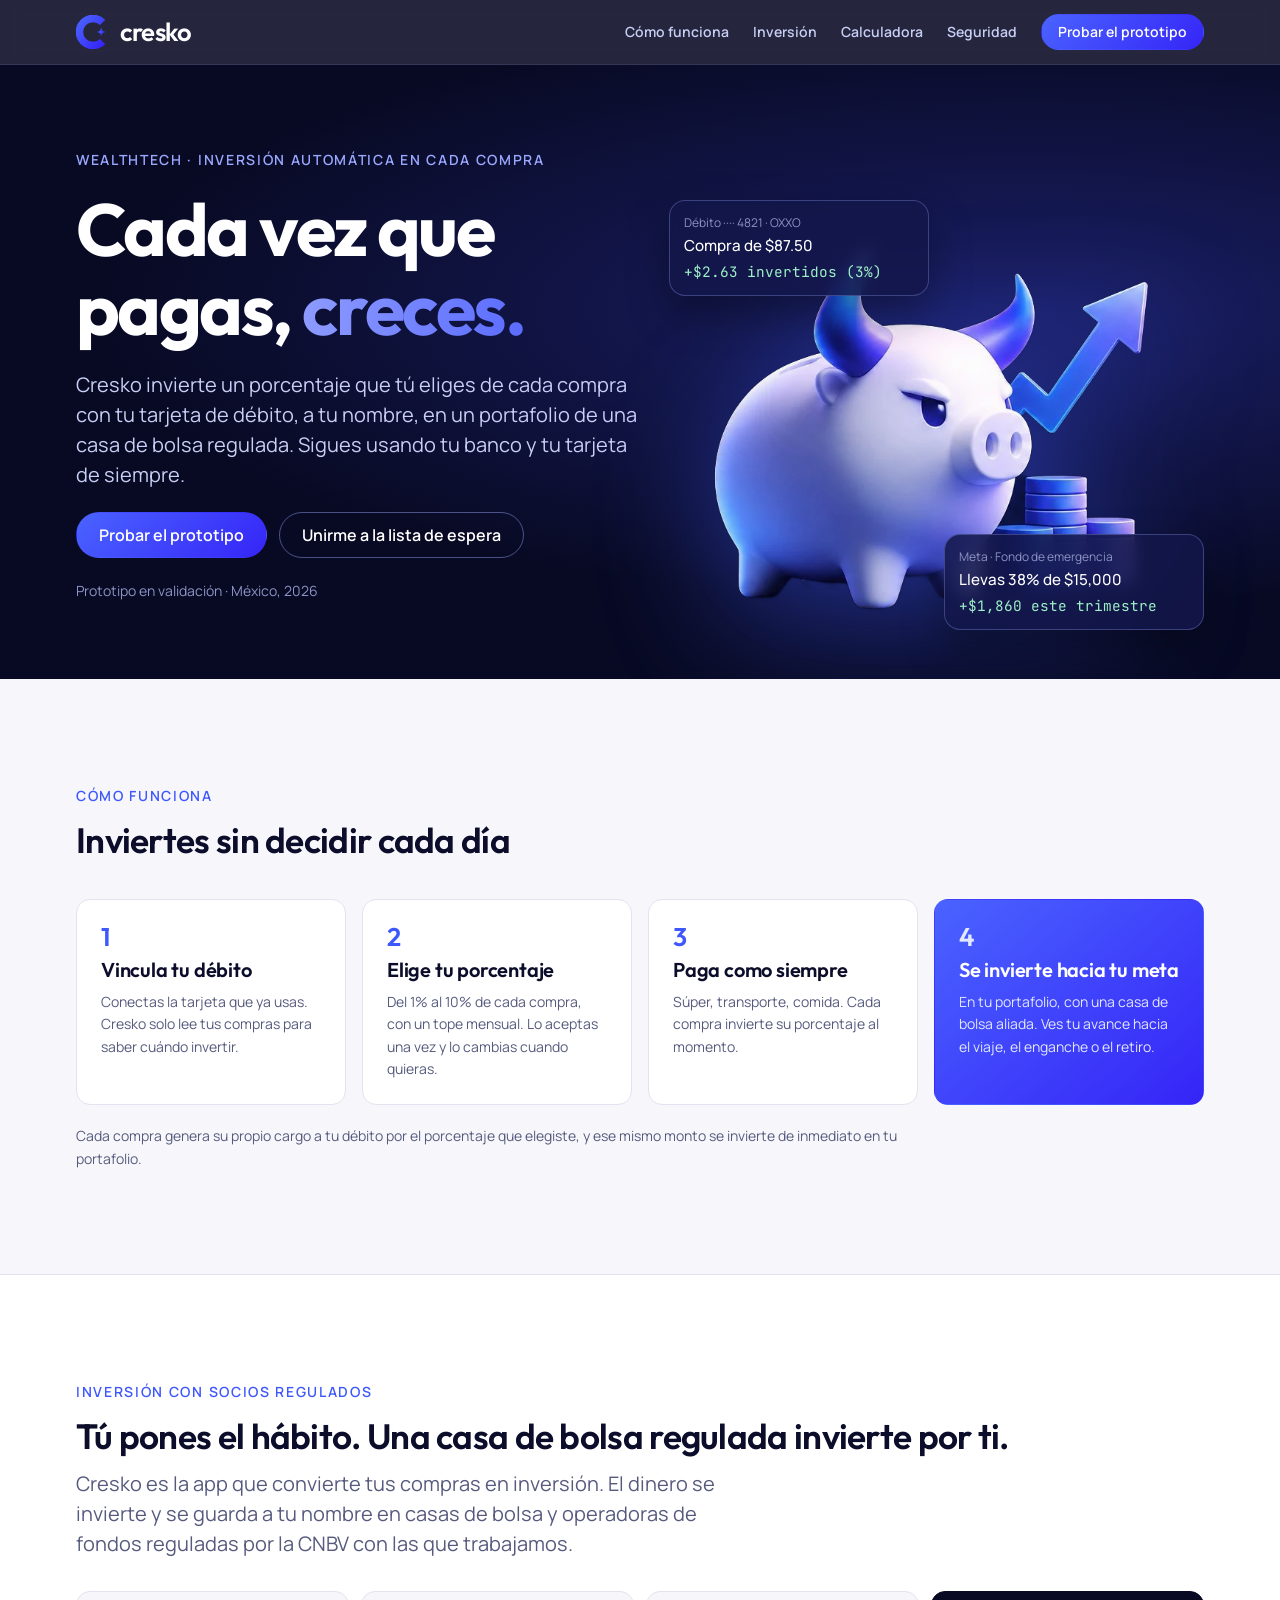
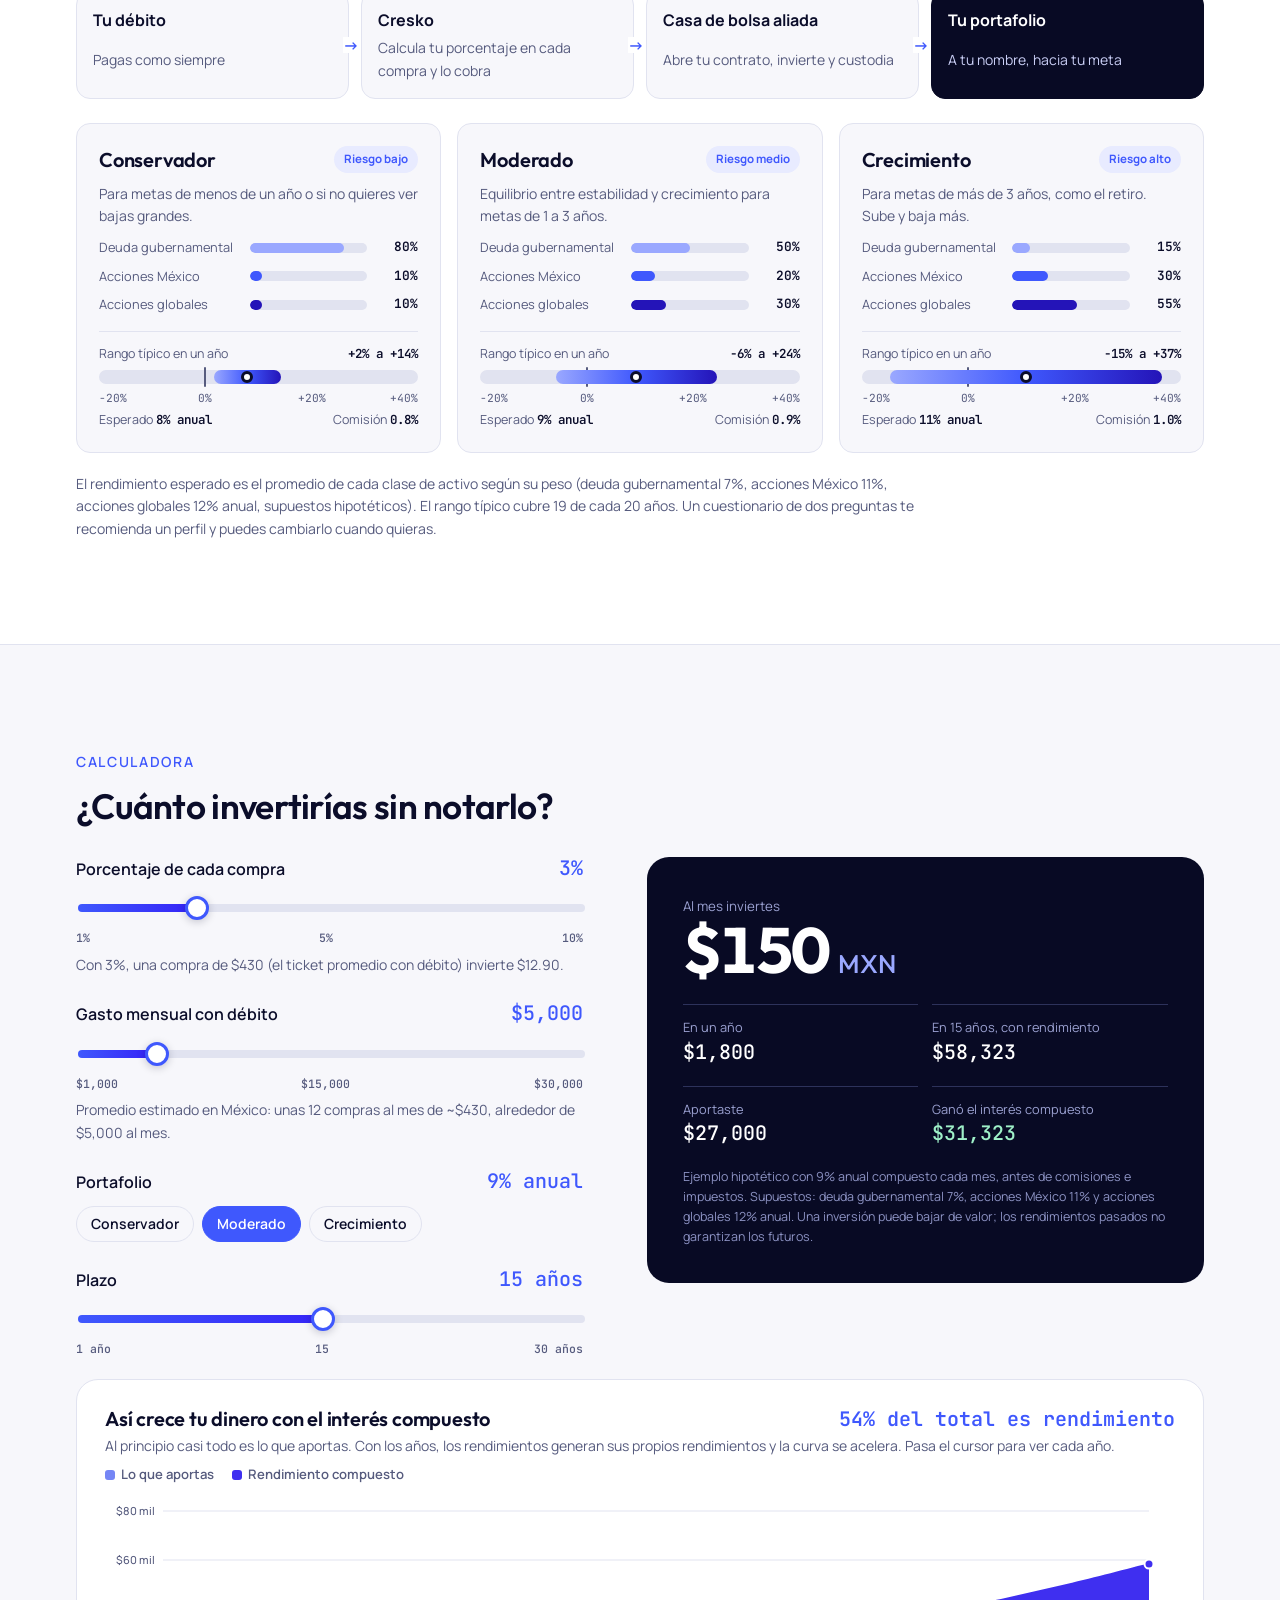
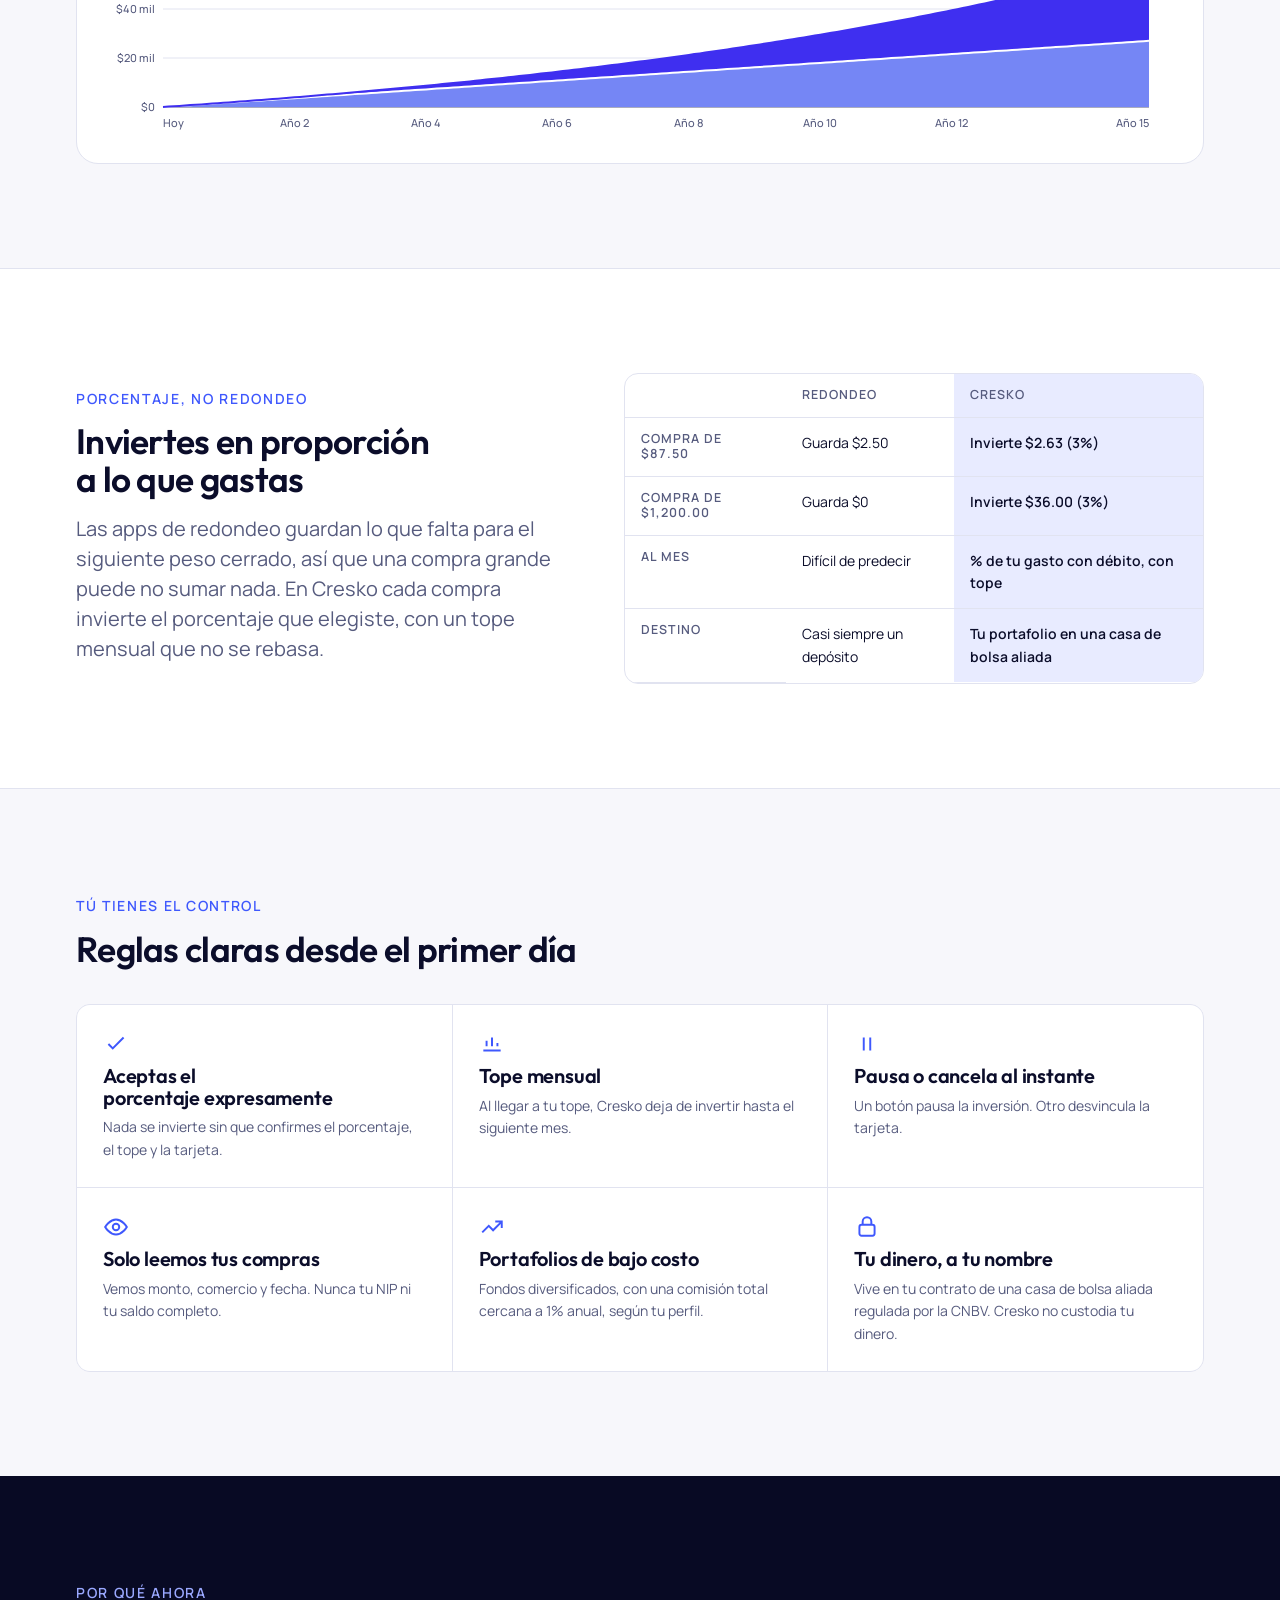
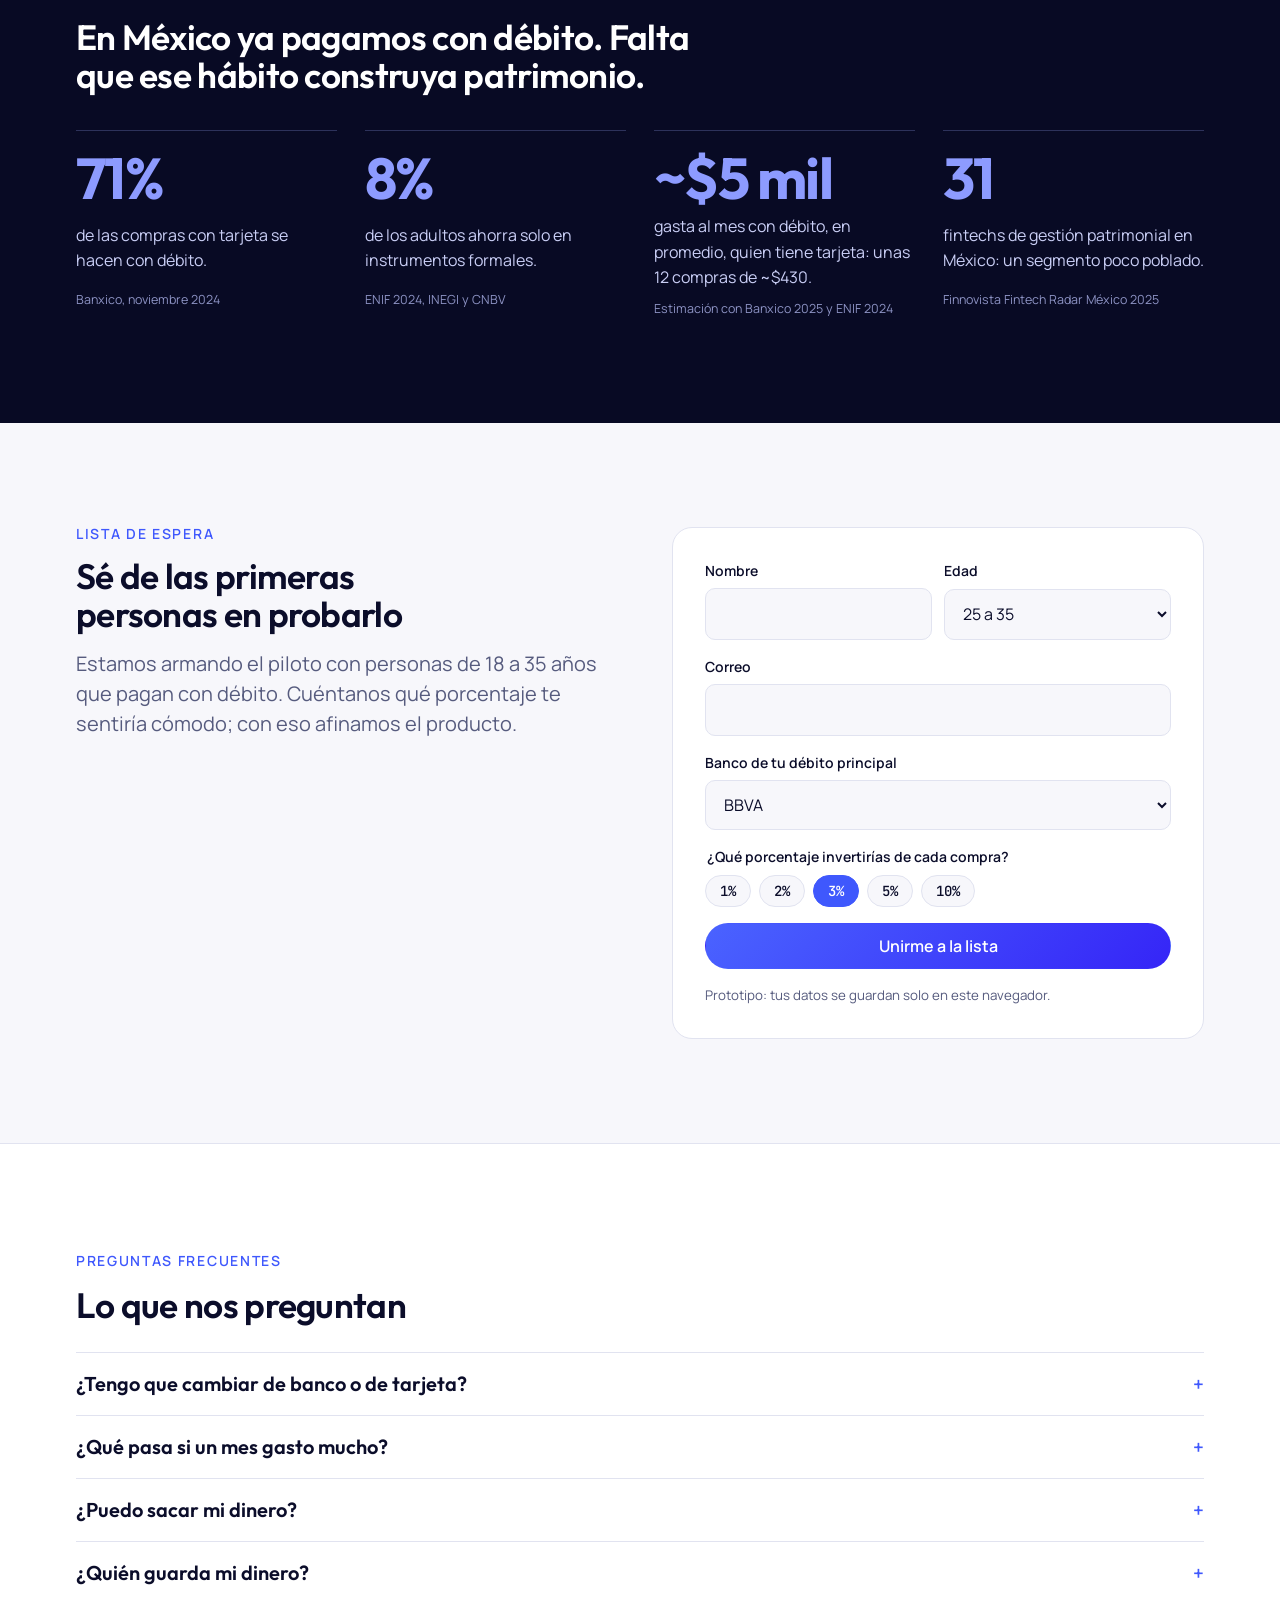
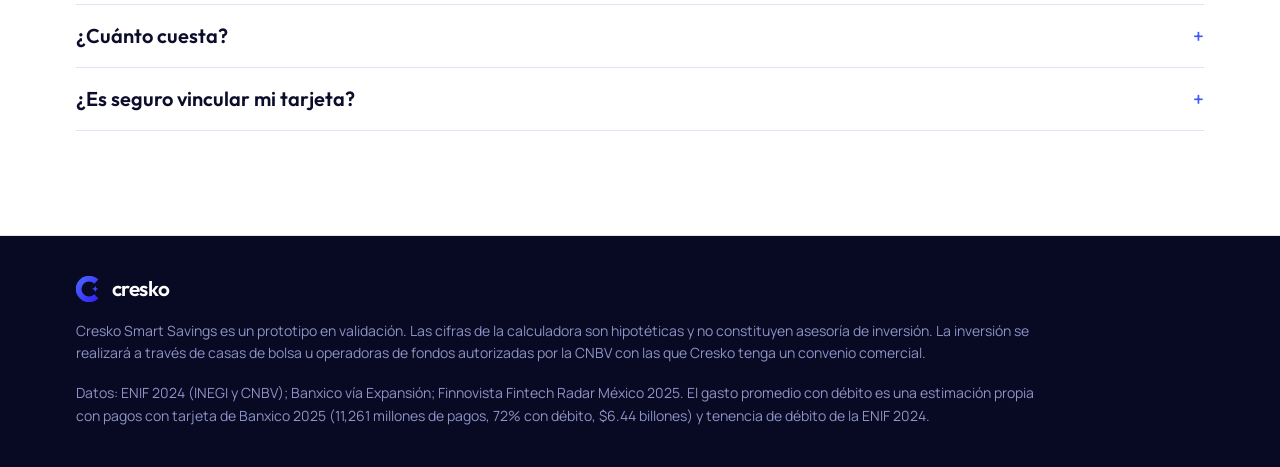
<file: index.html>
<!doctype html>
<html lang="es">
<head>
<meta charset="utf-8">
<meta name="viewport" content="width=device-width, initial-scale=1, viewport-fit=cover">
<title>Cresko Smart Savings</title>
<meta name="claude:viewport-fit-sides" content="cover">
<meta name="description" content="Cresko invierte un porcentaje que tú eliges de cada compra con débito en un portafolio a tu nombre, hacia tu meta.">
<link rel="icon" href="assets/logo-mark.svg" type="image/svg+xml">
<link rel="preconnect" href="https://fonts.googleapis.com">
<link rel="preconnect" href="https://fonts.gstatic.com" crossorigin>
<link rel="stylesheet" href="https://fonts.googleapis.com/css2?family=Outfit:wght@400;500;600;700&family=Manrope:wght@400;500;600;700&family=JetBrains+Mono:wght@500&display=swap">
<link rel="stylesheet" href="assets/portfolio.css">
<style>
/* Layout: banda nocturna con la mascota como tesis, luego secciones claras en una retícula de 12 columnas; la calculadora es el momento interactivo. */
:root {
  --navy: #080A24;        /* noche Cresko: fondo de la mascota */
  --navy-2: #13174A;
  --blue: #3F58FD;        /* azul Cresko */
  --violet: #3525F7;      /* índigo del logo */
  --glow: #9AA8FF;
  --paper: #F7F7FB;
  --surface: #FFFFFF;
  --ink: #0B0D2A;
  --muted: #565B7E;
  --line: #E1E3F0;
  --accent: var(--blue);
  --accent-soft: #E8EBFF;
  --on-accent: #FFFFFF;
  --good: #11865B;
  --font-display: "Outfit", "Avenir Next", "Segoe UI", system-ui, sans-serif;
  --font-body: "Manrope", "Segoe UI", system-ui, sans-serif;
  --font-data: "JetBrains Mono", ui-monospace, "SFMono-Regular", Menlo, monospace;
  --step--1: 0.875rem; --step-0: 1rem; --step-1: 1.25rem; --step-2: 1.6rem; --step-3: 2.2rem; --step-4: clamp(2.6rem, 6vw, 4.6rem);
  --r: 14px;
}
/* Un solo tema claro a propósito: blanco de contraste con bandas azul noche. */
:root { color-scheme: light; --c-in: #7586F5; --c-gr: #3F2FF0; }
* { box-sizing: border-box; }
[hidden] { display: none !important; }
html { scroll-behavior: smooth; }
@media (prefers-reduced-motion: reduce) { html { scroll-behavior: auto; } *, *::before, *::after { animation: none !important; transition: none !important; } }
body { margin: 0; background: var(--paper); color: var(--ink); font: 400 var(--step-0)/1.6 var(--font-body); -webkit-font-smoothing: antialiased; }
img { max-width: 100%; display: block; }
a { color: inherit; }
h1, h2, h3 { font-family: var(--font-display); font-weight: 600; line-height: 1.08; letter-spacing: -0.02em; margin: 0; text-wrap: balance; }
h2 { font-size: var(--step-3); }
h3 { font-size: var(--step-1); letter-spacing: -0.01em; }
p { margin: 0; }
.wrap { max-width: 1160px; margin: 0 auto; padding-left: max(16px, env(safe-area-inset-left, 0px)); padding-right: max(16px, env(safe-area-inset-right, 0px)); }
.eyebrow { font: 600 var(--step--1)/1 var(--font-body); letter-spacing: 0.12em; text-transform: uppercase; color: var(--accent); }
.lede { color: var(--muted); font-size: var(--step-1); line-height: 1.5; max-width: 34em; }
.btn { display: inline-flex; align-items: center; gap: 8px; padding: 14px 22px; border-radius: 999px; font: 600 var(--step-0)/1 var(--font-body); text-decoration: none; border: 1.5px solid transparent; cursor: pointer; transition: transform .15s ease, background .15s ease; }
.btn:hover { transform: translateY(-1px); }
.btn:focus-visible, input:focus-visible, select:focus-visible, summary:focus-visible { outline: 3px solid var(--glow); outline-offset: 2px; }
.btn-primary { background: linear-gradient(135deg, #4A63FF, var(--violet)); color: #fff; }
.btn-ghost { border-color: rgba(154,168,255,.45); color: #fff; }
.btn-line { border-color: var(--line); color: var(--ink); background: var(--surface); }
section { padding-block: clamp(56px, 9vw, 104px); }

/* Header */
.top { position: sticky; top: env(safe-area-inset-top, 0px); z-index: 10; background: color-mix(in srgb, var(--navy) 88%, transparent); backdrop-filter: blur(10px); border-bottom: 1px solid rgba(154,168,255,.12); }
.top .wrap { display: flex; align-items: center; justify-content: space-between; gap: 16px; padding-block: 14px; }
.brand { display: flex; align-items: center; gap: 10px; text-decoration: none; color: #fff; font: 600 1.6rem/1 var(--font-display); letter-spacing: -0.03em; }
.brand img { width: 34px; height: 34px; }
.top nav { display: flex; gap: 24px; align-items: center; }
.top nav a { color: #C9CEF5; text-decoration: none; font-size: var(--step--1); font-weight: 600; }
.top nav a:hover { color: #fff; }
.top nav .btn { padding: 10px 16px; font-size: var(--step--1); color: #fff; }
@media (max-width: 760px) { .top nav a:not(.btn) { display: none; } }

/* Hero */
.hero { background: radial-gradient(120% 80% at 80% 40%, #1A1F66 0%, var(--navy) 60%); color: #fff; padding-block: clamp(40px, 7vw, 88px) 0; overflow: hidden; }
.hero .wrap { display: grid; grid-template-columns: 1.05fr 1fr; gap: 32px; align-items: center; }
.hero-copy { display: grid; gap: 22px; min-width: 0; padding-bottom: clamp(40px, 6vw, 80px); }
.hero .eyebrow { color: var(--glow); }
.hero h1 { font-size: var(--step-4); font-weight: 700; letter-spacing: -0.035em; }
.hero h1 em { font-style: normal; background: linear-gradient(90deg, #8D9BFF, #5B6CFF); -webkit-background-clip: text; background-clip: text; color: transparent; }
.hero p { color: #C9CEF5; font-size: var(--step-1); line-height: 1.5; max-width: 30em; }
.cta-row { display: flex; flex-wrap: wrap; gap: 12px; }
.hero-note { font-size: var(--step--1); color: #8D93C4; }
.hero-art { position: relative; min-width: 0; align-self: end; }
.hero-art { padding-block: 24px 56px; }
.hero-art img { width: 100%; max-width: 500px; height: auto; margin-left: auto; filter: drop-shadow(0 30px 60px rgba(63,88,253,.45)); }
.ping { position: absolute; left: 0; top: 2%; background: rgba(19,23,74,.86); border: 1px solid rgba(154,168,255,.3); backdrop-filter: blur(8px); border-radius: 16px; padding: 12px 14px; display: grid; gap: 4px; width: min(260px, 70%); box-shadow: 0 18px 40px rgba(0,0,0,.35); animation: rise .7s .3s both ease-out; }
.ping.two { top: auto; bottom: 10%; left: auto; right: 0; animation-delay: .6s; }
.ping small { color: #8D93C4; font-size: 0.75rem; }
.ping b { font: 500 0.95rem/1.3 var(--font-body); color: #fff; }
.ping .amt { font-family: var(--font-data); color: #9EF0C8; font-size: 0.9rem; }
@keyframes rise { from { transform: translateY(10px); } to { transform: none; } }
@media (max-width: 860px) { .hero .wrap { grid-template-columns: 1fr; } .hero-copy { padding-bottom: 0; } .hero-art img { margin: 0 auto; max-width: 400px; } }

/* Steps */
.steps { display: grid; grid-template-columns: repeat(4, 1fr); gap: 16px; margin-top: 40px; counter-reset: s; }
.step { background: var(--surface); border: 1px solid var(--line); border-radius: var(--r); padding: 24px; display: grid; gap: 10px; align-content: start; min-width: 0; }
.step::before { counter-increment: s; content: counter(s); font: 600 var(--step-2)/1 var(--font-display); color: var(--accent); }
.step p { color: var(--muted); font-size: var(--step--1); }
.step.final { background: linear-gradient(140deg, #4A63FF, var(--violet)); border-color: transparent; color: #fff; }
.step.final::before, .step.final p { color: #E3E7FF; }
@media (max-width: 900px) { .steps { grid-template-columns: repeat(2, 1fr); } }
@media (max-width: 520px) { .steps { grid-template-columns: 1fr; } }
.batch-note { margin-top: 20px; color: var(--muted); font-size: var(--step--1); max-width: 62em; }

/* Inversión */
.chain { list-style: none; padding: 0; margin: 32px 0 0; display: grid; grid-template-columns: repeat(4, 1fr); gap: 12px; }
.chain li { position: relative; display: grid; gap: 4px; padding: 16px; border-radius: var(--r); border: 1px solid var(--line); background: var(--paper); min-width: 0; }
.chain li span { color: var(--muted); font-size: var(--step--1); }
.chain li:not(:last-child)::after { content: "→"; position: absolute; right: -11px; top: 50%; transform: translateY(-50%); color: var(--accent); font-weight: 700; background: var(--surface); line-height: 1; }
.chain li.end { background: var(--navy); border-color: var(--navy); color: #fff; }
.chain li.end span { color: #C9CEF5; }
@media (max-width: 760px) { .chain { grid-template-columns: 1fr; } .chain li:not(:last-child)::after { content: "↓"; right: auto; left: 20px; top: auto; bottom: -11px; transform: none; } }
.ports { display: grid; grid-template-columns: repeat(3, 1fr); gap: 16px; margin-top: 24px; }
.port { border: 1px solid var(--line); border-radius: var(--r); padding: 22px; display: grid; gap: 10px; align-content: start; background: var(--paper); min-width: 0; }
.port-top { display: flex; justify-content: space-between; align-items: center; gap: 8px; }
.port p { color: var(--muted); font-size: var(--step--1); }
.tag { font-size: 0.72rem; font-weight: 700; padding: 4px 10px; border-radius: 999px; background: var(--accent-soft); color: var(--accent); white-space: nowrap; }
@media (max-width: 860px) { .ports { grid-template-columns: 1fr; } }
.seg { display: flex; flex-wrap: wrap; gap: 8px; }
.seg button { font: 600 var(--step--1)/1 var(--font-body); padding: 10px 14px; border-radius: 999px; border: 1px solid var(--line); background: var(--paper); color: var(--ink); cursor: pointer; }
.seg button[aria-pressed="true"] { background: var(--accent); border-color: var(--accent); color: var(--on-accent); }

/* Gráfica de crecimiento */
.gc-legend { display: flex; gap: 18px; flex-wrap: wrap; font-size: 0.82rem; color: var(--muted); font-weight: 600; }
.gc-k::before { content: ""; display: inline-block; width: 10px; height: 10px; border-radius: 3px; margin-right: 6px; vertical-align: -1px; }
.gc-k-c::before { background: var(--c-in); }
.gc-k-g::before { background: var(--c-gr); }
.gc-wrap { position: relative; margin-top: 10px; }
.gc-wrap svg { display: block; width: 100%; height: auto; touch-action: pan-y; }
.gc-grid { stroke: var(--line); stroke-width: 1; }
.gc-base { stroke: var(--muted); }
.gc-ax { fill: var(--muted); font: 500 11px var(--font-body); }
.gc-area-c { fill: var(--c-in); }
.gc-area-g { fill: var(--c-gr); }
.gc-gap { fill: none; stroke: #FFFFFF; stroke-width: 2; }
.gc-line { fill: none; stroke: var(--c-gr); stroke-width: 2; }
.gc-dot { fill: var(--c-gr); stroke: #FFFFFF; stroke-width: 2; }
.gc-goal { stroke: var(--ink); stroke-width: 1.2; stroke-dasharray: 4 4; }
.gc-lbl { fill: var(--ink); font: 700 11px var(--font-body); }
.gc-cross { stroke: var(--ink); stroke-width: 1; }
.gc-tip { position: absolute; top: 4px; transform: translateX(-50%); background: #FFFFFF; color: var(--ink); border: 1px solid var(--line); border-radius: 10px; padding: 8px 10px; font-size: 0.78rem; display: grid; gap: 2px; min-width: 150px; box-shadow: 0 8px 24px rgba(8,10,36,.14); pointer-events: none; }
.gc-tip span { display: flex; justify-content: space-between; gap: 12px; color: var(--muted); }
.gc-tip em { font-style: normal; font-weight: 700; color: var(--ink); font-family: var(--font-data); font-variant-numeric: tabular-nums; }
.chart-card { background: #FFFFFF; border: 1px solid var(--line); border-radius: 22px; padding: clamp(18px, 3vw, 28px); margin-top: 24px; display: grid; gap: 6px; }
.chart-head { display: flex; justify-content: space-between; align-items: baseline; gap: 12px; flex-wrap: wrap; }
.chart-head h3 { font-size: var(--step-1); }
.chart-head b { font: 600 var(--step-1)/1 var(--font-data); color: var(--accent); }

/* Calculadora */
.calc { background: var(--surface); border-block: 1px solid var(--line); }
.calc-grid { display: grid; grid-template-columns: 1fr 1.1fr; gap: clamp(24px, 5vw, 64px); align-items: start; margin-top: 32px; }
.controls { display: grid; gap: 26px; min-width: 0; }
.ctl { display: grid; gap: 10px; }
.ctl-head { display: flex; justify-content: space-between; align-items: baseline; gap: 12px; }
.ctl label { font-weight: 600; }
.ctl output { font: 500 var(--step-1)/1 var(--font-data); color: var(--accent); font-variant-numeric: tabular-nums; }
.ctl small { color: var(--muted); font-size: var(--step--1); }
.result { background: var(--navy); color: #fff; border-radius: 22px; padding: clamp(22px, 4vw, 36px); display: grid; gap: 22px; min-width: 0; }
.result .big { font: 700 clamp(2.6rem, 7vw, 4rem)/1 var(--font-display); letter-spacing: -0.03em; font-variant-numeric: tabular-nums; }
.result .big span { font-size: 0.4em; color: var(--glow); font-weight: 500; letter-spacing: 0; }
.kpis { display: grid; grid-template-columns: repeat(2, 1fr); gap: 14px; }
.kpi { border-top: 1px solid rgba(154,168,255,.25); padding-top: 12px; display: grid; gap: 2px; }
.kpi small { color: #9AA0D0; font-size: 0.8rem; }
.kpi b { font: 500 var(--step-1)/1.2 var(--font-data); font-variant-numeric: tabular-nums; }
.bar { display: flex; height: 14px; border-radius: 999px; overflow: hidden; background: #1E2363; }
.bar i { display: block; height: 100%; }
.bar .in { background: linear-gradient(90deg, #4A63FF, #6A5BFF); }
.bar .gr { background: #9EF0C8; }
.legend { display: flex; flex-wrap: wrap; gap: 16px; font-size: 0.8rem; color: #C9CEF5; }
.legend span::before { content: ""; display: inline-block; width: 10px; height: 10px; border-radius: 3px; margin-right: 6px; vertical-align: -1px; background: #5B6CFF; }
.legend span.g::before { background: #9EF0C8; }
.fine { font-size: 0.78rem; color: #8D93C4; }
@media (max-width: 860px) { .calc-grid { grid-template-columns: 1fr; } }

/* Comparación */
.split { display: grid; grid-template-columns: 1fr 1.2fr; gap: clamp(24px, 5vw, 64px); align-items: center; }
.split > * { min-width: 0; }
.table-wrap { overflow-x: auto; border: 1px solid var(--line); border-radius: var(--r); background: var(--surface); }
table { border-collapse: collapse; width: 100%; min-width: 460px; font-size: var(--step--1); }
th, td { text-align: left; padding: 14px 16px; border-bottom: 1px solid var(--line); vertical-align: top; }
tr:last-child td { border-bottom: 0; }
th { font: 600 0.78rem/1.2 var(--font-body); letter-spacing: .08em; text-transform: uppercase; color: var(--muted); }
th.us, td.us { background: var(--accent-soft); }
td.us { font-weight: 600; }
@media (max-width: 860px) { .split { grid-template-columns: minmax(0, 1fr); } }
@media (max-width: 520px) { table { min-width: 0; } th, td { padding: 12px 10px; } }

/* Confianza */
.trust { display: grid; grid-template-columns: repeat(3, 1fr); gap: 1px; background: var(--line); border: 1px solid var(--line); border-radius: var(--r); overflow: hidden; margin-top: 36px; }
.trust div { background: var(--surface); padding: 26px; display: grid; gap: 8px; align-content: start; }
.trust p { color: var(--muted); font-size: var(--step--1); }
.trust svg { width: 26px; height: 26px; color: var(--accent); }
@media (max-width: 860px) { .trust { grid-template-columns: 1fr 1fr; } }
@media (max-width: 520px) { .trust { grid-template-columns: 1fr; } }

/* Datos */
.data { background: var(--navy); color: #fff; }
.data .eyebrow { color: var(--glow); }
.figs { display: grid; grid-template-columns: repeat(4, 1fr); gap: 28px; margin-top: 36px; }
@media (max-width: 1000px) { .figs { grid-template-columns: repeat(2, 1fr); } }
.fig { display: grid; gap: 8px; border-top: 1px solid rgba(154,168,255,.25); padding-top: 18px; }
.fig b { font: 700 clamp(2.6rem, 6vw, 3.6rem)/1 var(--font-display); letter-spacing: -0.03em; color: #8D9BFF; }
.fig p { color: #C9CEF5; }
.fig small { color: #8D93C4; font-size: 0.78rem; }
@media (max-width: 760px) { .figs { grid-template-columns: 1fr; gap: 24px; } }

/* Lista de espera */
.wait { display: grid; grid-template-columns: 1fr 1fr; gap: clamp(24px, 5vw, 64px); align-items: start; }
.wait > * { min-width: 0; }
form { background: var(--surface); border: 1px solid var(--line); border-radius: 20px; padding: clamp(20px, 4vw, 32px); display: grid; gap: 16px; }
.field { display: grid; gap: 6px; }
.field label { font-weight: 600; font-size: var(--step--1); }
.field input, .field select { font: inherit; padding: 12px 14px; border-radius: 10px; border: 1px solid var(--line); background: var(--paper); color: var(--ink); width: 100%; }
.row2 { display: grid; grid-template-columns: 1fr 1fr; gap: 12px; }
@media (max-width: 520px) { .row2 { grid-template-columns: 1fr; } .wait { grid-template-columns: 1fr; } }
@media (max-width: 860px) { .wait { grid-template-columns: 1fr; } }
.chips { display: flex; flex-wrap: wrap; gap: 8px; position: relative; }
.chips input { position: absolute; left: 0; top: 0; width: 1px; height: 1px; opacity: 0; pointer-events: none; }
.chips label { padding: 8px 14px; border-radius: 999px; border: 1px solid var(--line); cursor: pointer; font: 500 var(--step--1)/1 var(--font-data); background: var(--paper); }
.chips input:checked + label { background: var(--accent); border-color: var(--accent); color: var(--on-accent); }
.chips input:focus-visible + label { outline: 3px solid var(--glow); outline-offset: 2px; }
.ok { display: flex; gap: 12px; align-items: center; padding: 14px; border-radius: 12px; background: var(--accent-soft); font-weight: 600; }
.err { color: #C3373B; font-size: var(--step--1); }

/* FAQ */
.faq { display: grid; gap: 0; margin-top: 28px; border-top: 1px solid var(--line); }
details { border-bottom: 1px solid var(--line); padding-block: 18px; }
summary { cursor: pointer; font: 600 var(--step-1)/1.3 var(--font-display); list-style: none; display: flex; justify-content: space-between; gap: 16px; }
summary::after { content: "+"; color: var(--accent); font-weight: 400; }
details[open] summary::after { content: "–"; }
details p { color: var(--muted); margin-top: 10px; max-width: 62em; }

footer { background: var(--navy); color: #8D93C4; font-size: var(--step--1); padding-block: 40px; }
footer .wrap { display: grid; gap: 18px; }
footer .brand { font-size: 1.3rem; }
footer p { max-width: 70em; }
</style>
</head>
<body>

<header class="top">
  <div class="wrap">
    <a class="brand" href="#inicio" aria-label="Cresko, inicio"><img src="assets/logo-mark.svg" alt="">cresko</a>
    <nav aria-label="Principal">
      <a href="#como-funciona">Cómo funciona</a>
      <a href="#inversion">Inversión</a>
      <a href="#calculadora">Calculadora</a>
      <a href="#confianza">Seguridad</a>
      <a class="btn btn-primary" href="app/index.html">Probar el prototipo</a>
    </nav>
  </div>
</header>

<main id="inicio">
  <section class="hero" aria-labelledby="h-hero">
    <div class="wrap">
      <div class="hero-copy">
        <span class="eyebrow">Wealthtech · Inversión automática en cada compra</span>
        <h1 id="h-hero">Cada vez que pagas, <em>creces.</em></h1>
        <p>Cresko invierte un porcentaje que tú eliges de cada compra con tu tarjeta de débito, a tu nombre, en un portafolio de una casa de bolsa regulada. Sigues usando tu banco y tu tarjeta de siempre.</p>
        <div class="cta-row">
          <a class="btn btn-primary" href="app/index.html">Probar el prototipo</a>
          <a class="btn btn-ghost" href="#lista">Unirme a la lista de espera</a>
        </div>
        <span class="hero-note">Prototipo en validación · México, 2026</span>
      </div>
      <div class="hero-art">
        <img src="assets/mascota.webp" alt="La mascota de Cresko: una alcancía con cuernos de toro junto a pilas de monedas y una flecha que sube" width="679" height="555">
        <div class="ping" aria-hidden="true">
          <small>Débito ···· 4821 · OXXO</small>
          <b>Compra de $87.50</b>
          <span class="amt">+$2.63 invertidos (3%)</span>
        </div>
        <div class="ping two" aria-hidden="true">
          <small>Meta · Fondo de emergencia</small>
          <b>Llevas 38% de $15,000</b>
          <span class="amt">+$1,860 este trimestre</span>
        </div>
      </div>
    </div>
  </section>

  <section id="como-funciona" aria-labelledby="h-how">
    <div class="wrap">
      <span class="eyebrow">Cómo funciona</span>
      <h2 id="h-how" style="margin-top:12px">Inviertes sin decidir cada día</h2>
      <div class="steps">
        <div class="step"><h3>Vincula tu débito</h3><p>Conectas la tarjeta que ya usas. Cresko solo lee tus compras para saber cuándo invertir.</p></div>
        <div class="step"><h3>Elige tu porcentaje</h3><p>Del 1% al 10% de cada compra, con un tope mensual. Lo aceptas una vez y lo cambias cuando quieras.</p></div>
        <div class="step"><h3>Paga como siempre</h3><p>Súper, transporte, comida. Cada compra invierte su porcentaje al momento.</p></div>
        <div class="step final"><h3>Se invierte hacia tu meta</h3><p>En tu portafolio, con una casa de bolsa aliada. Ves tu avance hacia el viaje, el enganche o el retiro.</p></div>
      </div>
      <p class="batch-note">Cada compra genera su propio cargo a tu débito por el porcentaje que elegiste, y ese mismo monto se invierte de inmediato en tu portafolio.</p>
    </div>
  </section>

  <section id="inversion" class="calc" aria-labelledby="h-inv">
    <div class="wrap">
      <span class="eyebrow">Inversión con socios regulados</span>
      <h2 id="h-inv" style="margin-top:12px">Tú pones el hábito. Una casa de bolsa regulada invierte por ti.</h2>
      <p class="lede" style="margin-top:14px">Cresko es la app que convierte tus compras en inversión. El dinero se invierte y se guarda a tu nombre en casas de bolsa y operadoras de fondos reguladas por la CNBV con las que trabajamos.</p>
      <ol class="chain" aria-label="Recorrido de tu dinero">
        <li><b>Tu débito</b><span>Pagas como siempre</span></li>
        <li><b>Cresko</b><span>Calcula tu porcentaje en cada compra y lo cobra</span></li>
        <li><b>Casa de bolsa aliada</b><span>Abre tu contrato, invierte y custodia</span></li>
        <li class="end"><b>Tu portafolio</b><span>A tu nombre, hacia tu meta</span></li>
      </ol>
      <div class="ports" id="ports"></div>
      <p class="batch-note">El rendimiento esperado es el promedio de cada clase de activo según su peso (deuda gubernamental 7%, acciones México 11%, acciones globales 12% anual, supuestos hipotéticos). El rango típico cubre 19 de cada 20 años. Un cuestionario de dos preguntas te recomienda un perfil y puedes cambiarlo cuando quieras.</p>
    </div>
  </section>

  <section id="calculadora" aria-labelledby="h-calc">
    <div class="wrap">
      <span class="eyebrow">Calculadora</span>
      <h2 id="h-calc" style="margin-top:12px">¿Cuánto invertirías sin notarlo?</h2>
      <div class="calc-grid">
        <div class="controls">
          <div class="ctl">
            <div class="ctl-head"><label for="fee">Porcentaje de cada compra</label><output id="fee-out" for="fee">3%</output></div>
            <input id="fee" class="slider" type="range" min="1" max="10" step="1" value="3">
            <div class="scale" aria-hidden="true"><span>1%</span><span>5%</span><span>10%</span></div>
            <small id="fee-ex">Con 3%, una compra de $430 (el ticket promedio con débito) invierte $12.90.</small>
          </div>
          <div class="ctl">
            <div class="ctl-head"><label for="buys">Gasto mensual con débito</label><output id="buys-out" for="buys">$5,000</output></div>
            <input id="buys" class="slider" type="range" min="1000" max="30000" step="500" value="5000">
            <div class="scale" aria-hidden="true"><span>$1,000</span><span>$15,000</span><span>$30,000</span></div>
            <small>Promedio estimado en México: unas 12 compras al mes de ~$430, alrededor de $5,000 al mes.</small>
          </div>
          <div class="ctl">
            <div class="ctl-head"><span style="font-weight:600" id="prof-lbl">Portafolio</span><output id="prof-out">9% anual</output></div>
            <div class="seg" role="group" aria-labelledby="prof-lbl">
              <button type="button" data-p="conservador" aria-pressed="false">Conservador</button>
              <button type="button" data-p="moderado" aria-pressed="true">Moderado</button>
              <button type="button" data-p="crecimiento" aria-pressed="false">Crecimiento</button>
            </div>
          </div>
          <div class="ctl">
            <div class="ctl-head"><label for="years">Plazo</label><output id="years-out" for="years">15 años</output></div>
            <input id="years" class="slider" type="range" min="1" max="30" step="1" value="15">
            <div class="scale" aria-hidden="true"><span>1 año</span><span>15</span><span>30 años</span></div>
          </div>
        </div>
        <div class="result" aria-live="polite">
          <div>
            <small style="color:#9AA0D0">Al mes inviertes</small>
            <div class="big" id="r-month">$150 <span>MXN</span></div>
          </div>
          <div class="kpis">
            <div class="kpi"><small>En un año</small><b id="r-year">$1,800</b></div>
            <div class="kpi"><small id="r-label">En 5 años, con rendimiento</small><b id="r-fv">$10,900</b></div>
          </div>
          <div class="kpis">
            <div class="kpi"><small>Aportaste</small><b id="r-paid">$27,000</b></div>
            <div class="kpi"><small>Ganó el interés compuesto</small><b id="r-gr" style="color:#9EF0C8">$29,000</b></div>
          </div>
          <p class="fine" id="r-fine">Ejemplo hipotético con 9% anual compuesto cada mes, antes de comisiones e impuestos. Supuestos: deuda gubernamental 7%, acciones México 11% y acciones globales 12% anual. Una inversión puede bajar de valor; los rendimientos pasados no garantizan los futuros.</p>
        </div>
      </div>
      <div class="chart-card">
        <div class="chart-head"><h3>Así crece tu dinero con el interés compuesto</h3><b id="r-share">52% del total es rendimiento</b></div>
        <p style="color:var(--muted);font-size:var(--step--1)">Al principio casi todo es lo que aportas. Con los años, los rendimientos generan sus propios rendimientos y la curva se acelera. Pasa el cursor para ver cada año.</p>
        <div id="growth"></div>
      </div>
    </div>
  </section>

  <section class="calc" aria-labelledby="h-vs">
    <div class="wrap split">
      <div style="display:grid;gap:16px">
        <span class="eyebrow">Porcentaje, no redondeo</span>
        <h2 id="h-vs">Inviertes en proporción a lo que gastas</h2>
        <p class="lede">Las apps de redondeo guardan lo que falta para el siguiente peso cerrado, así que una compra grande puede no sumar nada. En Cresko cada compra invierte el porcentaje que elegiste, con un tope mensual que no se rebasa.</p>
      </div>
      <div class="table-wrap">
        <table>
          <thead><tr><th scope="col"></th><th scope="col">Redondeo</th><th scope="col" class="us">Cresko</th></tr></thead>
          <tbody>
            <tr><th scope="row">Compra de $87.50</th><td>Guarda $2.50</td><td class="us">Invierte $2.63 (3%)</td></tr>
            <tr><th scope="row">Compra de $1,200.00</th><td>Guarda $0</td><td class="us">Invierte $36.00 (3%)</td></tr>
            <tr><th scope="row">Al mes</th><td>Difícil de predecir</td><td class="us">% de tu gasto con débito, con tope</td></tr>
            <tr><th scope="row">Destino</th><td>Casi siempre un depósito</td><td class="us">Tu portafolio en una casa de bolsa aliada</td></tr>
          </tbody>
        </table>
      </div>
    </div>
  </section>

  <section id="confianza" aria-labelledby="h-trust">
    <div class="wrap">
      <span class="eyebrow">Tú tienes el control</span>
      <h2 id="h-trust" style="margin-top:12px">Reglas claras desde el primer día</h2>
      <div class="trust">
        <div>
          <svg viewBox="0 0 24 24" fill="none" stroke="currentColor" stroke-width="1.8" aria-hidden="true"><path d="M5 12l4 4 10-10"/></svg>
          <h3>Aceptas el porcentaje expresamente</h3><p>Nada se invierte sin que confirmes el porcentaje, el tope y la tarjeta.</p>
        </div>
        <div>
          <svg viewBox="0 0 24 24" fill="none" stroke="currentColor" stroke-width="1.8" aria-hidden="true"><path d="M4 18h16M7 14V9m5 5V6m5 8v-3"/></svg>
          <h3>Tope mensual</h3><p>Al llegar a tu tope, Cresko deja de invertir hasta el siguiente mes.</p>
        </div>
        <div>
          <svg viewBox="0 0 24 24" fill="none" stroke="currentColor" stroke-width="1.8" aria-hidden="true"><path d="M9 6v12M15 6v12"/></svg>
          <h3>Pausa o cancela al instante</h3><p>Un botón pausa la inversión. Otro desvincula la tarjeta.</p>
        </div>
        <div>
          <svg viewBox="0 0 24 24" fill="none" stroke="currentColor" stroke-width="1.8" aria-hidden="true"><circle cx="12" cy="12" r="3"/><path d="M2 12s4-7 10-7 10 7 10 7-4 7-10 7S2 12 2 12z"/></svg>
          <h3>Solo leemos tus compras</h3><p>Vemos monto, comercio y fecha. Nunca tu NIP ni tu saldo completo.</p>
        </div>
        <div>
          <svg viewBox="0 0 24 24" fill="none" stroke="currentColor" stroke-width="1.8" aria-hidden="true"><path d="M3 17l6-6 4 4 8-8M15 7h6v6"/></svg>
          <h3>Portafolios de bajo costo</h3><p>Fondos diversificados, con una comisión total cercana a 1% anual, según tu perfil.</p>
        </div>
        <div>
          <svg viewBox="0 0 24 24" fill="none" stroke="currentColor" stroke-width="1.8" aria-hidden="true"><rect x="5" y="10" width="14" height="10" rx="2"/><path d="M8 10V7a4 4 0 018 0v3"/></svg>
          <h3>Tu dinero, a tu nombre</h3><p>Vive en tu contrato de una casa de bolsa aliada regulada por la CNBV. Cresko no custodia tu dinero.</p>
        </div>
      </div>
    </div>
  </section>

  <section class="data" aria-labelledby="h-data">
    <div class="wrap">
      <span class="eyebrow">Por qué ahora</span>
      <h2 id="h-data" style="margin-top:12px">En México ya pagamos con débito. Falta que ese hábito construya patrimonio.</h2>
      <div class="figs">
        <div class="fig"><b>71%</b><p>de las compras con tarjeta se hacen con débito.</p><small>Banxico, noviembre 2024</small></div>
        <div class="fig"><b>8%</b><p>de los adultos ahorra solo en instrumentos formales.</p><small>ENIF 2024, INEGI y CNBV</small></div>
        <div class="fig"><b>~$5 mil</b><p>gasta al mes con débito, en promedio, quien tiene tarjeta: unas 12 compras de ~$430.</p><small>Estimación con Banxico 2025 y ENIF 2024</small></div>
        <div class="fig"><b>31</b><p>fintechs de gestión patrimonial en México: un segmento poco poblado.</p><small>Finnovista Fintech Radar México 2025</small></div>
      </div>
    </div>
  </section>

  <section id="lista" aria-labelledby="h-wait">
    <div class="wrap wait">
      <div style="display:grid;gap:16px">
        <span class="eyebrow">Lista de espera</span>
        <h2 id="h-wait">Sé de las primeras personas en probarlo</h2>
        <p class="lede">Estamos armando el piloto con personas de 18 a 35 años que pagan con débito. Cuéntanos qué porcentaje te sentiría cómodo; con eso afinamos el producto.</p>
      </div>
      <form id="wait-form" novalidate>
        <div class="row2">
          <div class="field"><label for="w-name">Nombre</label><input id="w-name" name="name" autocomplete="given-name" required></div>
          <div class="field"><label for="w-age">Edad</label>
            <select id="w-age" name="age"><option>18 a 24</option><option selected>25 a 35</option><option>36 a 50</option><option>Más de 50</option></select></div>
        </div>
        <div class="field"><label for="w-email">Correo</label><input id="w-email" name="email" type="email" autocomplete="email" required></div>
        <div class="field"><label for="w-bank">Banco de tu débito principal</label>
          <select id="w-bank" name="bank"><option>BBVA</option><option>Banorte</option><option>Santander</option><option>Banamex</option><option>Nu</option><option>Mercado Pago</option><option>HSBC</option><option>Otro</option></select></div>
        <fieldset class="field" style="border:0;padding:0;margin:0">
          <legend style="font-weight:600;font-size:var(--step--1);margin-bottom:6px">¿Qué porcentaje invertirías de cada compra?</legend>
          <div class="chips">
            <input type="radio" name="fee" id="f1" value="1"><label for="f1">1%</label>
            <input type="radio" name="fee" id="f2" value="2"><label for="f2">2%</label>
            <input type="radio" name="fee" id="f3" value="3" checked><label for="f3">3%</label>
            <input type="radio" name="fee" id="f5" value="5"><label for="f5">5%</label>
            <input type="radio" name="fee" id="f10" value="10"><label for="f10">10%</label>
          </div>
        </fieldset>
        <p class="err" id="w-err" hidden></p>
        <button class="btn btn-primary" type="submit" style="justify-content:center">Unirme a la lista</button>
        <div class="ok" id="w-ok" hidden><span>Listo, te anotamos. Te escribiremos cuando abra el piloto.</span></div>
        <small style="color:var(--muted)">Prototipo: tus datos se guardan solo en este navegador.</small>
      </form>
    </div>
  </section>

  <section class="calc" aria-labelledby="h-faq">
    <div class="wrap">
      <span class="eyebrow">Preguntas frecuentes</span>
      <h2 id="h-faq" style="margin-top:12px">Lo que nos preguntan</h2>
      <div class="faq">
        <details><summary>¿Tengo que cambiar de banco o de tarjeta?</summary><p>No. Vinculas la tarjeta de débito que ya usas y sigues pagando igual. Por cada compra, Cresko hace un cargo por tu porcentaje y lo invierte.</p></details>
        <details><summary>¿Qué pasa si un mes gasto mucho?</summary><p>El tope mensual te protege. Si eliges 3% y un tope de $300, nunca invertirás más de $300 en el mes, aunque gastes $20,000.</p></details>
        <details><summary>¿Puedo sacar mi dinero?</summary><p>Sí. Puedes retirar tu inversión a tu cuenta cuando quieras. El fondo puede valer más o menos que lo que aportaste, según el mercado.</p></details>
        <details><summary>¿Quién guarda mi dinero?</summary><p>Una casa de bolsa u operadora de fondos regulada por la CNBV con la que Cresko tiene un convenio. Tu inversión está en un contrato a tu nombre; Cresko es la app que te ayuda a ahorrar e invertir.</p></details>
        <details><summary>¿Cuánto cuesta?</summary><p>Una comisión anual sobre lo invertido, cercana a 1%, que incluye el costo del fondo. La confirmaremos en el piloto y te la diremos antes de que actives nada.</p></details>
        <details><summary>¿Es seguro vincular mi tarjeta?</summary><p>La conexión se hace con un proveedor especializado y tu consentimiento. Cresko nunca ve tu NIP ni tu contraseña bancaria, y puedes desvincular la tarjeta en cualquier momento.</p></details>
      </div>
    </div>
  </section>
</main>

<footer>
  <div class="wrap">
    <a class="brand" href="#inicio"><img src="assets/logo-mark.svg" alt="" style="width:26px;height:26px">cresko</a>
    <p>Cresko Smart Savings es un prototipo en validación. Las cifras de la calculadora son hipotéticas y no constituyen asesoría de inversión. La inversión se realizará a través de casas de bolsa u operadoras de fondos autorizadas por la CNBV con las que Cresko tenga un convenio comercial.</p>
    <p>Datos: ENIF 2024 (INEGI y CNBV); Banxico vía Expansión; Finnovista Fintech Radar México 2025. El gasto promedio con débito es una estimación propia con pagos con tarjeta de Banxico 2025 (11,261 millones de pagos, 72% con débito, $6.44 billones) y tenencia de débito de la ENIF 2024.</p>
  </div>
</footer>

<script src="assets/growth-chart.js"></script>
<script src="app/partner.js"></script>
<script>
(function () {
  var mxn = new Intl.NumberFormat("es-MX", { style: "currency", currency: "MXN", maximumFractionDigits: 0 });
  var $ = function (id) { return document.getElementById(id); };
  var PORTS = CreskoPartner.PORTFOLIOS;
  var RATE = PORTS.moderado.mu;
  function pctTxt(x) { return Math.round(x * 100) + "%"; }
  $("ports").innerHTML = ["conservador", "moderado", "crecimiento"].map(function (k) {
    var p = PORTS[k];
    return '<div class="port"><div class="port-top"><h3>' + p.name.replace("Cresko ", "") + '</h3><span class="tag">' + p.risk + "</span></div><p>" + p.blurb + "</p>" + CreskoPartner.detailHTML(p) + "</div>";
  }).join("");
  function fill(el) { el.style.setProperty("--p", ((el.value - el.min) / (el.max - el.min) * 100) + "%"); }
  document.querySelectorAll("input.slider").forEach(function (el) { fill(el); el.addEventListener("input", function () { fill(el); }); });

  function calc() {
    var pct = +$("fee").value, spend = +$("buys").value, years = +$("years").value;
    var month = Math.round(spend * pct) / 100, n = years * 12, i = RATE / 12;
    var fv = month * ((Math.pow(1 + i, n) - 1) / i);
    var paid = month * n, growth = fv - paid;
    $("fee-out").textContent = pct + "%";
    $("fee-ex").textContent = "Con " + pct + "%, una compra de $430 (el ticket promedio con débito) invierte " + new Intl.NumberFormat("es-MX", { style: "currency", currency: "MXN" }).format(4.3 * pct) + ".";
    $("buys-out").textContent = mxn.format(spend);
    $("years-out").textContent = years + (years === 1 ? " año" : " años");
    $("r-month").firstChild.nodeValue = mxn.format(month) + " ";
    $("r-year").textContent = mxn.format(month * 12);
    $("r-label").textContent = "En " + years + (years === 1 ? " año" : " años") + ", con rendimiento";
    $("r-fv").textContent = mxn.format(fv);
    $("r-paid").textContent = mxn.format(paid);
    $("r-gr").textContent = mxn.format(growth);
    $("r-share").textContent = Math.round(growth / fv * 100) + "% del total es rendimiento";
    last = { monthly: month, rate: RATE, years: years };
    CreskoChart.render($("growth"), last);
  }
  var last;
  window.addEventListener("resize", function () { if (last) CreskoChart.render($("growth"), last); });
  ["fee", "buys", "years"].forEach(function (id) { $(id).addEventListener("input", calc); });
  document.querySelectorAll(".seg button").forEach(function (b) {
    b.addEventListener("click", function () {
      document.querySelectorAll(".seg button").forEach(function (o) { o.setAttribute("aria-pressed", String(o === b)); });
      RATE = PORTS[b.getAttribute("data-p")].mu;
      var p = pctTxt(RATE) + " anual";
      $("prof-out").textContent = p;
      $("r-fine").textContent = "Ejemplo hipotético con " + p + " compuesto cada mes, antes de comisiones e impuestos. Supuestos: deuda gubernamental 7%, acciones México 11% y acciones globales 12% anual. Una inversión puede bajar de valor; los rendimientos pasados no garantizan los futuros.";
      calc();
    });
  });
  calc();

  var KEY = "cresko.waitlist";
  function load() { try { return JSON.parse(localStorage.getItem(KEY)) || []; } catch (e) { return []; } }
  $("wait-form").addEventListener("submit", function (e) {
    e.preventDefault();
    var f = e.target, err = $("w-err");
    var name = f.name.value.trim(), email = f.email.value.trim();
    if (!name) { err.textContent = "Escribe tu nombre para anotarte."; err.hidden = false; f.name.focus(); return; }
    if (!/^[^\s@]+@[^\s@]+\.[^\s@]+$/.test(email)) { err.textContent = "Revisa tu correo; parece incompleto."; err.hidden = false; f.email.focus(); return; }
    err.hidden = true;
    var list = load();
    list.push({ name: name, email: email, age: f.age.value, bank: f.bank.value, fee: +f.fee.value, at: new Date().toISOString() });
    try { localStorage.setItem(KEY, JSON.stringify(list)); } catch (e2) {}
    $("w-ok").hidden = false;
    f.querySelector("button[type=submit]").hidden = true;
  });
})();
</script>
</body>
</html>
</file>
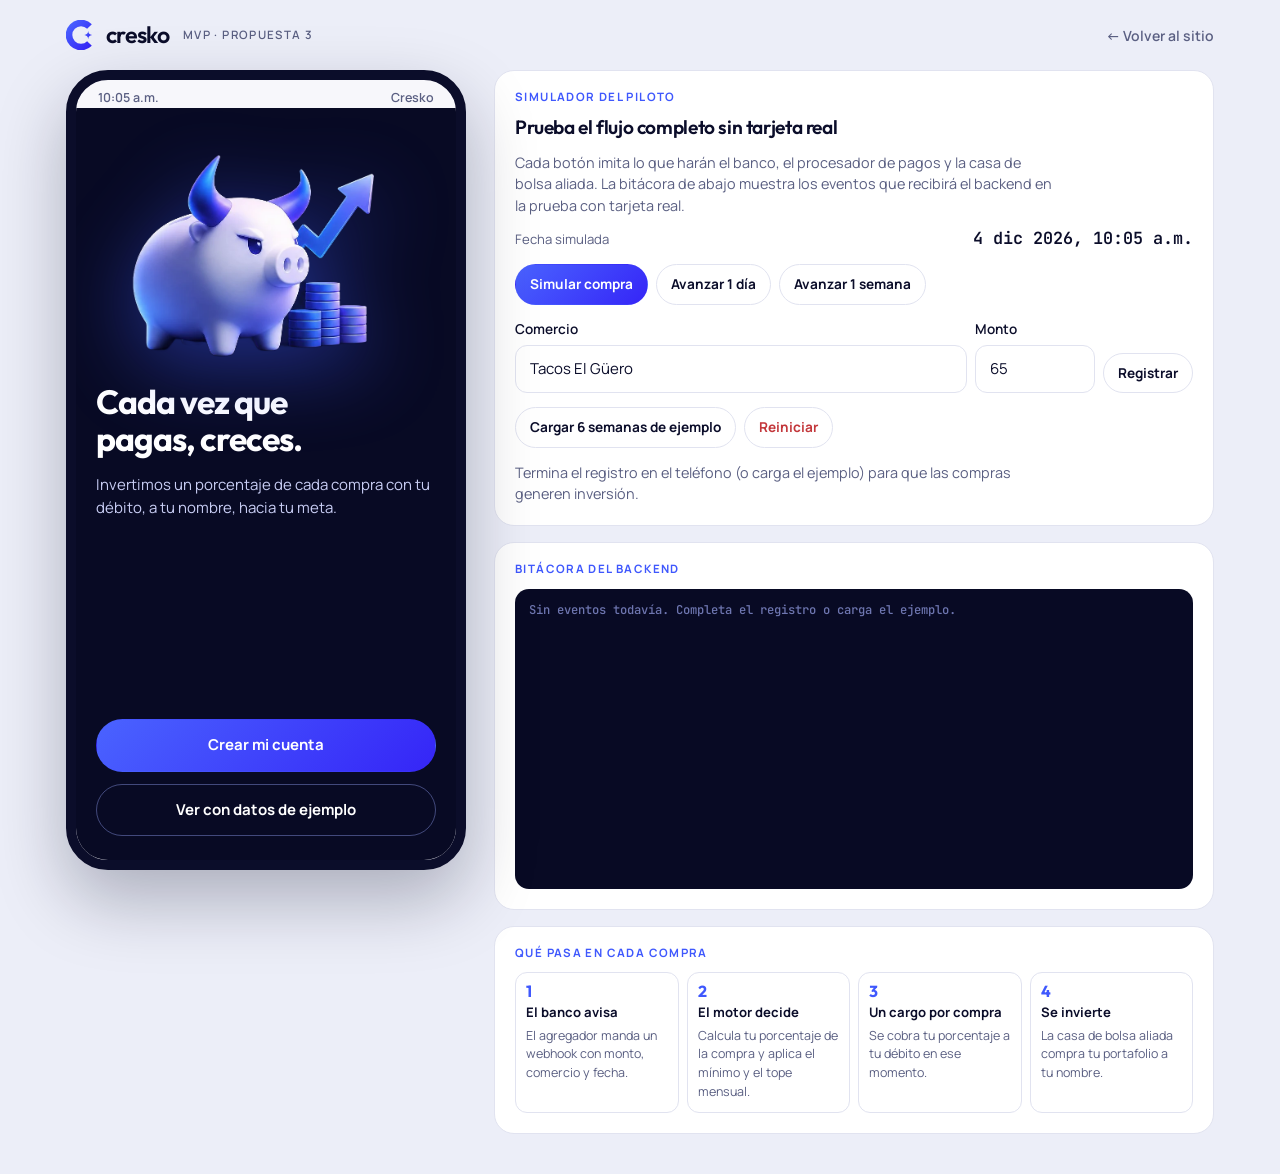
<file: app/index.html>
<!doctype html>
<html lang="es">
<head>
<meta charset="utf-8">
<meta name="viewport" content="width=device-width, initial-scale=1, viewport-fit=cover">
<title>Cresko MVP</title>
<meta name="claude:viewport-fit-sides" content="cover">
<link rel="icon" href="../assets/logo-mark.svg" type="image/svg+xml">
<link rel="preconnect" href="https://fonts.googleapis.com">
<link rel="preconnect" href="https://fonts.gstatic.com" crossorigin>
<link rel="stylesheet" href="https://fonts.googleapis.com/css2?family=Outfit:wght@400;500;600;700&family=Manrope:wght@400;500;600;700&family=JetBrains+Mono:wght@500;600&display=swap">
<link rel="stylesheet" href="../assets/portfolio.css">
<link rel="stylesheet" href="app.css">
</head>
<body>
<div class="page">
  <div class="bar-top">
    <a class="brand" href="../index.html"><img src="../assets/logo-mark.svg" alt="">cresko<small>MVP · Propuesta 3</small></a>
    <a class="back" href="../index.html">← Volver al sitio</a>
  </div>

  <div class="stage">
    <div class="phone" id="phone" aria-label="App de Cresko">
      <div class="status"><span id="st-time">9:41</span><span>Cresko</span></div>
      <div class="screen" id="screen"></div>
      <nav class="tabs" id="tabs" aria-label="Secciones" hidden></nav>
      <div class="toast" id="toast" role="status" hidden></div>
    </div>

    <aside class="panel" aria-label="Panel del piloto">
      <div class="panel-card">
        <span class="eyebrow">Simulador del piloto</span>
        <h2>Prueba el flujo completo sin tarjeta real</h2>
        <p>Cada botón imita lo que harán el banco, el procesador de pagos y la casa de bolsa aliada. La bitácora de abajo muestra los eventos que recibirá el backend en la prueba con tarjeta real.</p>
        <div class="clock"><span class="muted small">Fecha simulada</span><b id="clock">—</b></div>
        <div class="controls">
          <button class="btn btn-primary btn-sm" id="c-buy">Simular compra</button>
          <button class="btn btn-line btn-sm" id="c-day">Avanzar 1 día</button>
          <button class="btn btn-line btn-sm" id="c-week">Avanzar 1 semana</button>
        </div>
        <div class="custom-buy">
          <div class="field"><label for="c-merchant">Comercio</label><input id="c-merchant" value="Tacos El Güero"></div>
          <div class="field"><label for="c-amount">Monto</label><input id="c-amount" type="number" min="1" step="0.5" value="65" inputmode="decimal"></div>
          <button class="btn btn-line btn-sm" id="c-custom">Registrar</button>
        </div>
        <div class="controls">
          <button class="btn btn-line btn-sm" id="c-demo">Cargar 6 semanas de ejemplo</button>
          <button class="btn btn-danger btn-sm" id="c-reset">Reiniciar</button>
        </div>
        <p class="small" id="c-hint" hidden>Termina el registro en el teléfono (o carga el ejemplo) para que las compras generen inversión.</p>
      </div>

      <div class="panel-card">
        <span class="eyebrow">Bitácora del backend</span>
        <div class="log" id="log" aria-live="polite"></div>
      </div>

      <div class="panel-card">
        <span class="eyebrow">Qué pasa en cada compra</span>
        <div class="flow">
          <div><b>El banco avisa</b>El agregador manda un webhook con monto, comercio y fecha.</div>
          <div><b>El motor decide</b>Calcula tu porcentaje de la compra y aplica el mínimo y el tope mensual.</div>
          <div><b>Un cargo por compra</b>Se cobra tu porcentaje a tu débito en ese momento.</div>
          <div><b>Se invierte</b>La casa de bolsa aliada compra tu portafolio a tu nombre.</div>
        </div>
      </div>
    </aside>
  </div>
</div>

<script src="../assets/growth-chart.js"></script>
<script src="engine.js"></script>
<script src="provider.js"></script>
<script src="partner.js"></script>
<script src="app.js"></script>
</body>
</html>
</file>
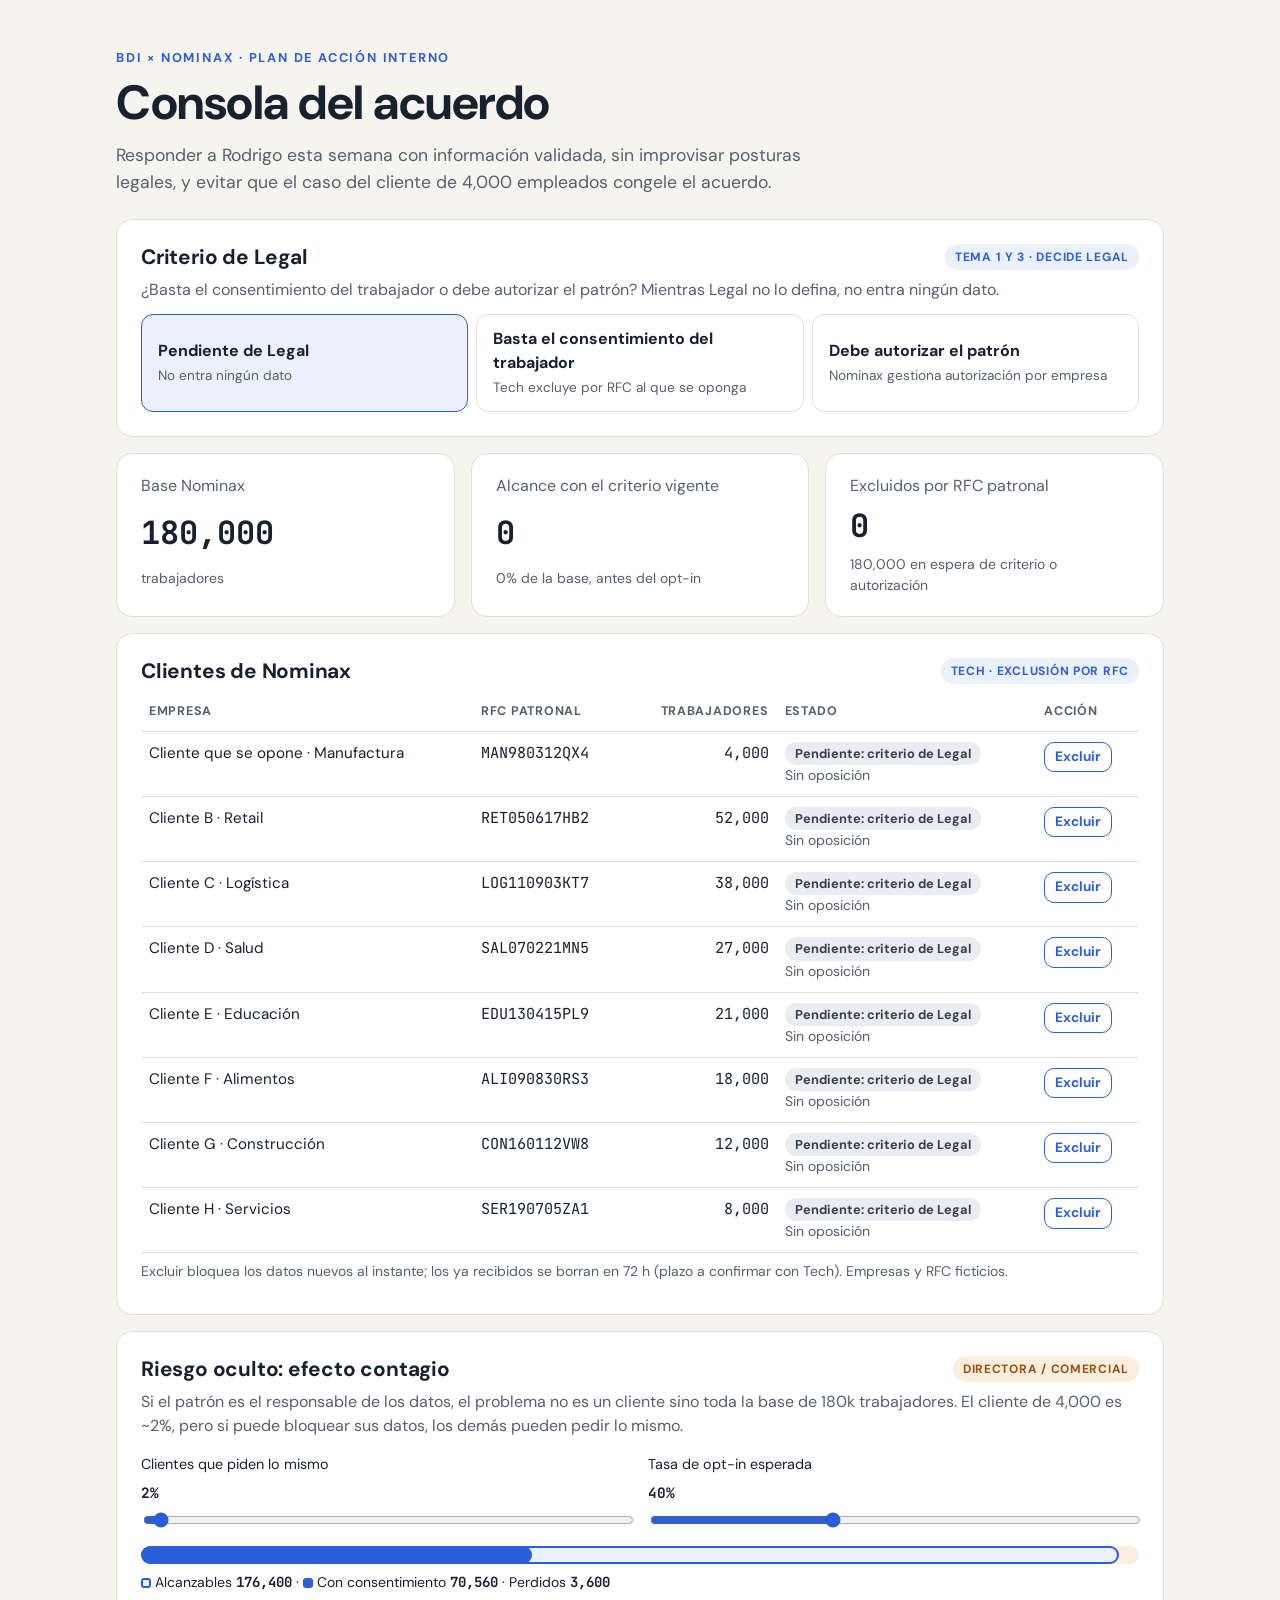
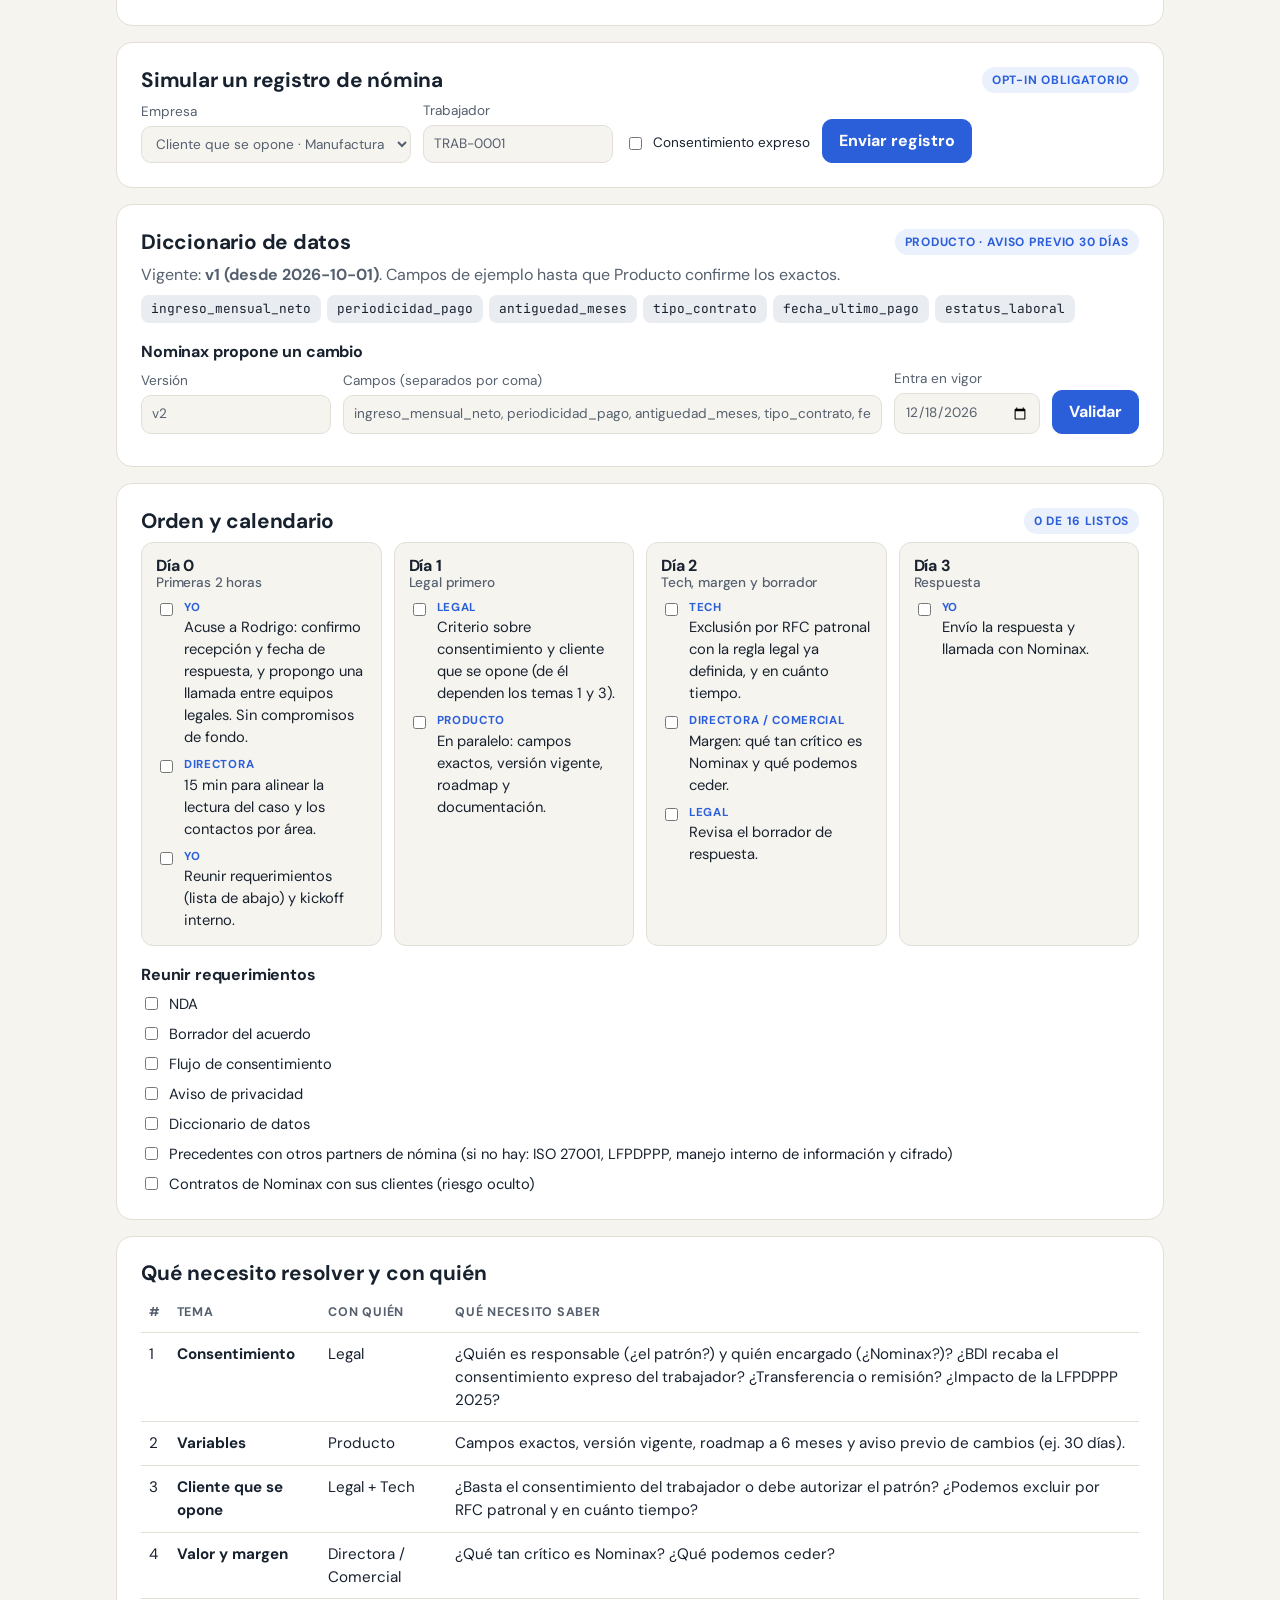
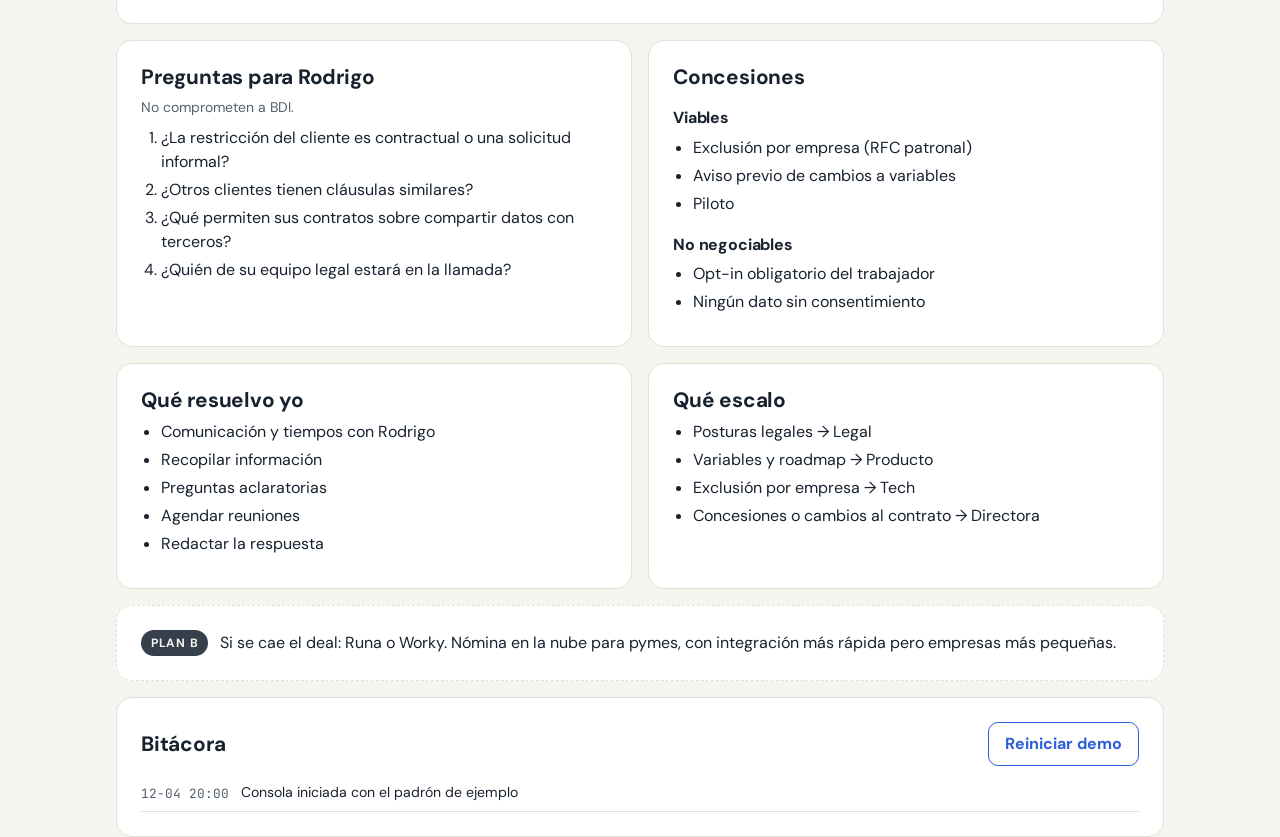
<file: nominax/index.html>
<!doctype html>
<html lang="es">
<head>
<meta charset="utf-8">
<meta name="viewport" content="width=device-width, initial-scale=1">
<title>Consola Nominax</title>
<link rel="preconnect" href="https://fonts.googleapis.com">
<link rel="preconnect" href="https://fonts.gstatic.com" crossorigin>
<link rel="stylesheet" href="https://fonts.googleapis.com/css2?family=DM+Sans:wght@400;500;700&family=JetBrains+Mono:wght@500&display=swap">
<link rel="stylesheet" href="app.css">
</head>
<body>
<header class="top">
  <div class="wrap">
    <p class="eyebrow">BDI × Nominax · Plan de acción interno</p>
    <h1>Consola del acuerdo</h1>
    <p class="lead" id="objective"></p>
  </div>
</header>

<main class="wrap">
  <section class="card" aria-labelledby="h-criterio">
    <div class="card-head">
      <h2 id="h-criterio">Criterio de Legal</h2>
      <span class="tag">Tema 1 y 3 · decide Legal</span>
    </div>
    <p class="muted">¿Basta el consentimiento del trabajador o debe autorizar el patrón? Mientras Legal no lo defina, no entra ningún dato.</p>
    <div class="seg" role="radiogroup" aria-label="Criterio legal" id="criterion"></div>
  </section>

  <section class="grid-3" aria-label="Cobertura">
    <div class="stat"><span class="muted">Base Nominax</span><b class="num" id="s-total">—</b><span class="small muted">trabajadores</span></div>
    <div class="stat"><span class="muted">Alcance con el criterio vigente</span><b class="num" id="s-reach">—</b><span class="small muted" id="s-share">—</span></div>
    <div class="stat"><span class="muted">Excluidos por RFC patronal</span><b class="num" id="s-excl">—</b><span class="small muted" id="s-wait">—</span></div>
  </section>

  <section class="card" aria-labelledby="h-empresas">
    <div class="card-head">
      <h2 id="h-empresas">Clientes de Nominax</h2>
      <span class="tag">Tech · exclusión por RFC</span>
    </div>
    <div class="table-wrap">
      <table>
        <thead><tr><th>Empresa</th><th>RFC patronal</th><th class="r">Trabajadores</th><th>Estado</th><th>Acción</th></tr></thead>
        <tbody id="employers"></tbody>
      </table>
    </div>
    <p class="small muted">Excluir bloquea los datos nuevos al instante; los ya recibidos se borran en <span id="purge-h"></span> h (plazo a confirmar con Tech). Empresas y RFC ficticios.</p>
  </section>

  <section class="card" aria-labelledby="h-contagio">
    <div class="card-head">
      <h2 id="h-contagio">Riesgo oculto: efecto contagio</h2>
      <span class="tag warn">Directora / Comercial</span>
    </div>
    <p class="muted" id="hidden-risk"></p>
    <div class="sliders">
      <label>Clientes que piden lo mismo <b class="num" id="v-opp"></b>
        <input type="range" id="r-opp" min="0" max="100" step="1" value="2"></label>
      <label>Tasa de opt-in esperada <b class="num" id="v-opt"></b>
        <input type="range" id="r-opt" min="5" max="100" step="5" value="40"></label>
    </div>
    <div class="bar" aria-hidden="true"><span class="bar-ok" id="bar-ok"></span><span class="bar-cons" id="bar-cons"></span></div>
    <p class="small"><span class="key ok"></span>Alcanzables <b class="num" id="c-reach"></b> · <span class="key cons"></span>Con consentimiento <b class="num" id="c-cons"></b> · Perdidos <b class="num" id="c-lost"></b></p>
  </section>

  <section class="card" aria-labelledby="h-sim">
    <div class="card-head">
      <h2 id="h-sim">Simular un registro de nómina</h2>
      <span class="tag">Opt-in obligatorio</span>
    </div>
    <div class="form-row">
      <label>Empresa<select id="sim-emp"></select></label>
      <label>Trabajador<input id="sim-worker" value="TRAB-0001" autocomplete="off"></label>
      <label class="check"><input type="checkbox" id="sim-consent"> Consentimiento expreso</label>
      <button class="btn" id="sim-go">Enviar registro</button>
    </div>
    <p class="result" id="sim-out" role="status"></p>
  </section>

  <section class="card" aria-labelledby="h-dicc">
    <div class="card-head">
      <h2 id="h-dicc">Diccionario de datos</h2>
      <span class="tag">Producto · aviso previo <span id="notice-d"></span> días</span>
    </div>
    <p class="muted">Vigente: <b id="dict-ver"></b>. Campos de ejemplo hasta que Producto confirme los exactos.</p>
    <ul class="chips" id="dict-fields"></ul>
    <h3>Nominax propone un cambio</h3>
    <div class="form-row">
      <label>Versión<input id="dc-ver" value="v2" autocomplete="off"></label>
      <label class="grow">Campos (separados por coma)<input id="dc-fields" autocomplete="off"></label>
      <label>Entra en vigor<input type="date" id="dc-date"></label>
      <button class="btn" id="dc-go">Validar</button>
    </div>
    <p class="result" id="dc-out" role="status"></p>
    <ul class="list" id="dict-history"></ul>
  </section>

  <section class="card" aria-labelledby="h-plan">
    <div class="card-head">
      <h2 id="h-plan">Orden y calendario</h2>
      <span class="tag" id="progress"></span>
    </div>
    <div class="days" id="calendar"></div>
    <h3>Reunir requerimientos</h3>
    <ul class="checks" id="reqs"></ul>
  </section>

  <section class="card" aria-labelledby="h-temas">
    <div class="card-head"><h2 id="h-temas">Qué necesito resolver y con quién</h2></div>
    <div class="table-wrap">
      <table>
        <thead><tr><th>#</th><th>Tema</th><th>Con quién</th><th>Qué necesito saber</th></tr></thead>
        <tbody id="topics"></tbody>
      </table>
    </div>
  </section>

  <section class="grid-2">
    <div class="card">
      <h2>Preguntas para Rodrigo</h2>
      <p class="small muted">No comprometen a BDI.</p>
      <ol class="list" id="questions"></ol>
    </div>
    <div class="card">
      <h2>Concesiones</h2>
      <h3>Viables</h3><ul class="list" id="viable"></ul>
      <h3>No negociables</h3><ul class="list" id="nonneg"></ul>
    </div>
    <div class="card">
      <h2>Qué resuelvo yo</h2>
      <ul class="list" id="iresolve"></ul>
    </div>
    <div class="card">
      <h2>Qué escalo</h2>
      <ul class="list" id="escalate"></ul>
    </div>
  </section>

  <section class="card planb">
    <span class="tag dark">Plan B</span>
    <p id="planb"></p>
  </section>

  <section class="card" aria-labelledby="h-log">
    <div class="card-head">
      <h2 id="h-log">Bitácora</h2>
      <button class="btn line" id="reset">Reiniciar demo</button>
    </div>
    <ol class="log" id="log"></ol>
  </section>
</main>

<script src="rules.js"></script>
<script src="plan.js"></script>
<script src="app.js"></script>
</body>
</html>
</file>
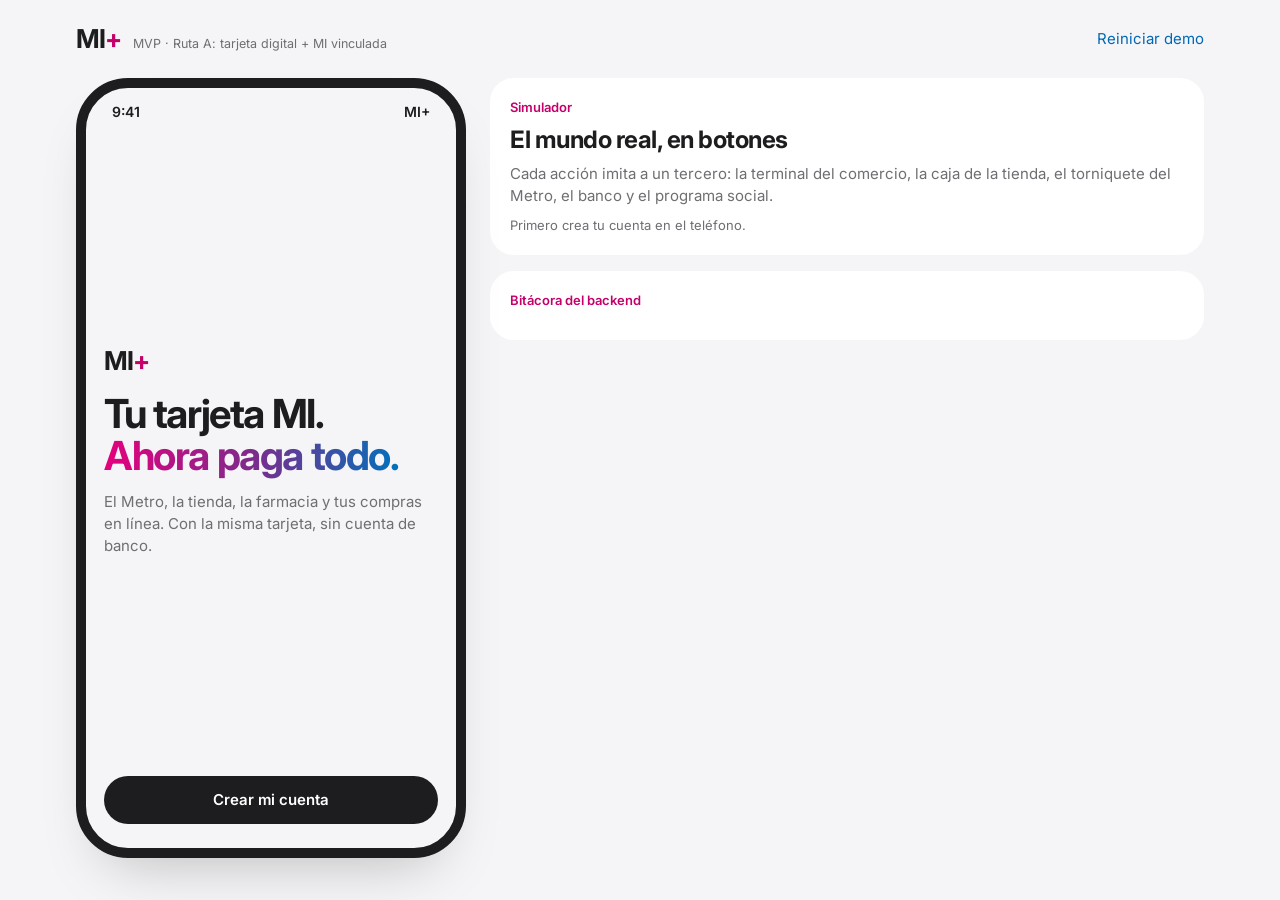
<file: miplus/app/index.html>
<!doctype html>
<html lang="es">
<head>
<meta charset="utf-8">
<meta name="viewport" content="width=device-width, initial-scale=1, viewport-fit=cover">
<title>MI+ · MVP</title>
<link rel="preconnect" href="https://fonts.googleapis.com">
<link rel="preconnect" href="https://fonts.gstatic.com" crossorigin>
<link rel="stylesheet" href="https://fonts.googleapis.com/css2?family=Inter:wght@400;500;600;700&family=JetBrains+Mono:wght@500&display=swap">
<link rel="stylesheet" href="app.css">
</head>
<body>
<div class="page">
  <header class="bar-top">
    <div class="brand"><span class="mark">MI<b>+</b></span><small>MVP · Ruta A: tarjeta digital + MI vinculada</small></div>
    <button class="link" id="reset" type="button">Reiniciar demo</button>
  </header>

  <div class="stage">
    <div class="phone" aria-label="App MI+">
      <div class="status"><span>9:41</span><span>MI+</span></div>
      <main class="screen" id="screen"></main>
      <nav class="tabs" id="tabs" aria-label="Secciones" hidden></nav>
      <div class="toast" id="toast" role="status" hidden></div>
    </div>

    <aside class="panel" aria-label="Simulador">
      <section class="card">
        <p class="eyebrow">Simulador</p>
        <h2>El mundo real, en botones</h2>
        <p class="muted">Cada acción imita a un tercero: la terminal del comercio, la caja de la tienda, el torniquete del Metro, el banco y el programa social.</p>
        <div id="sim" class="sim"><p class="muted small">Primero crea tu cuenta en el teléfono.</p></div>
      </section>
      <section class="card">
        <p class="eyebrow">Bitácora del backend</p>
        <ol class="log" id="log" aria-live="polite"></ol>
      </section>
    </aside>
  </div>
</div>
<script src="../core/engine.js"></script>
<script src="../core/providers.js"></script>
<script src="../core/service.js"></script>
<script src="app.js"></script>
</body>
</html>
</file>
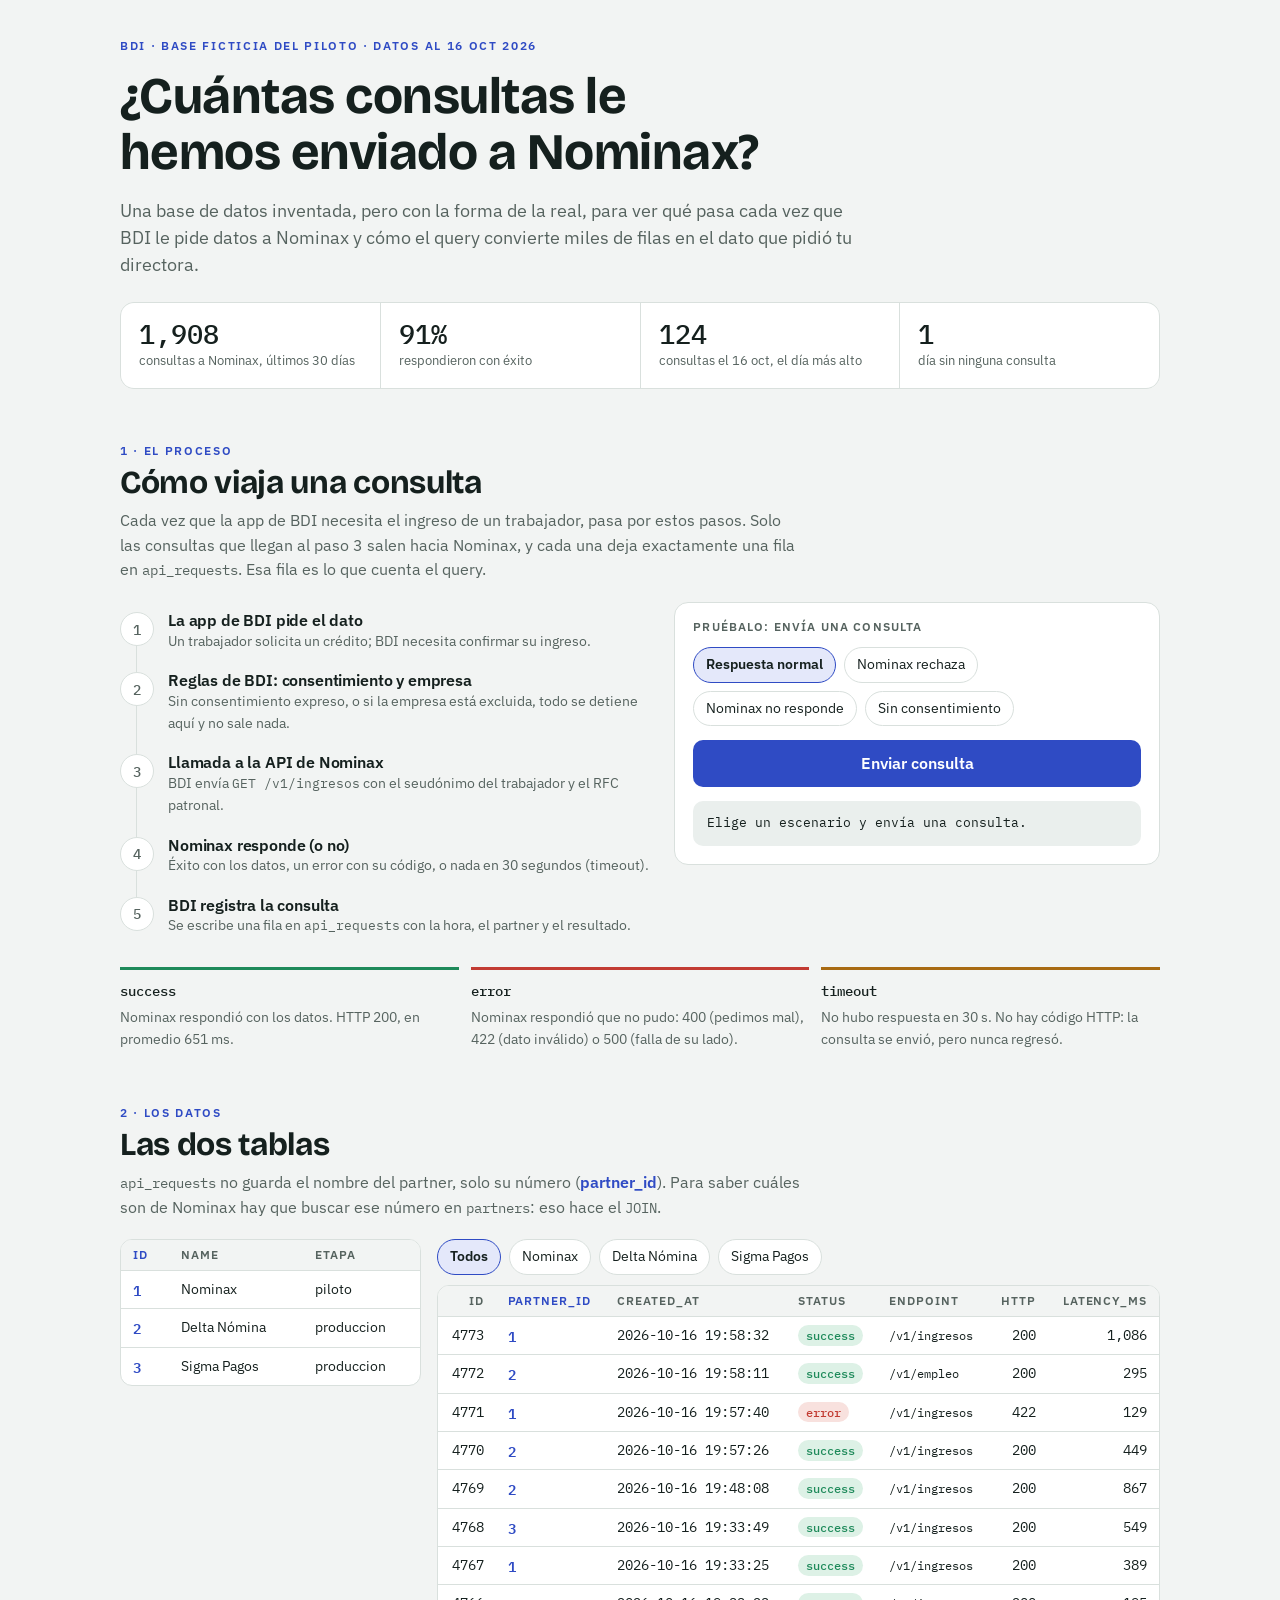
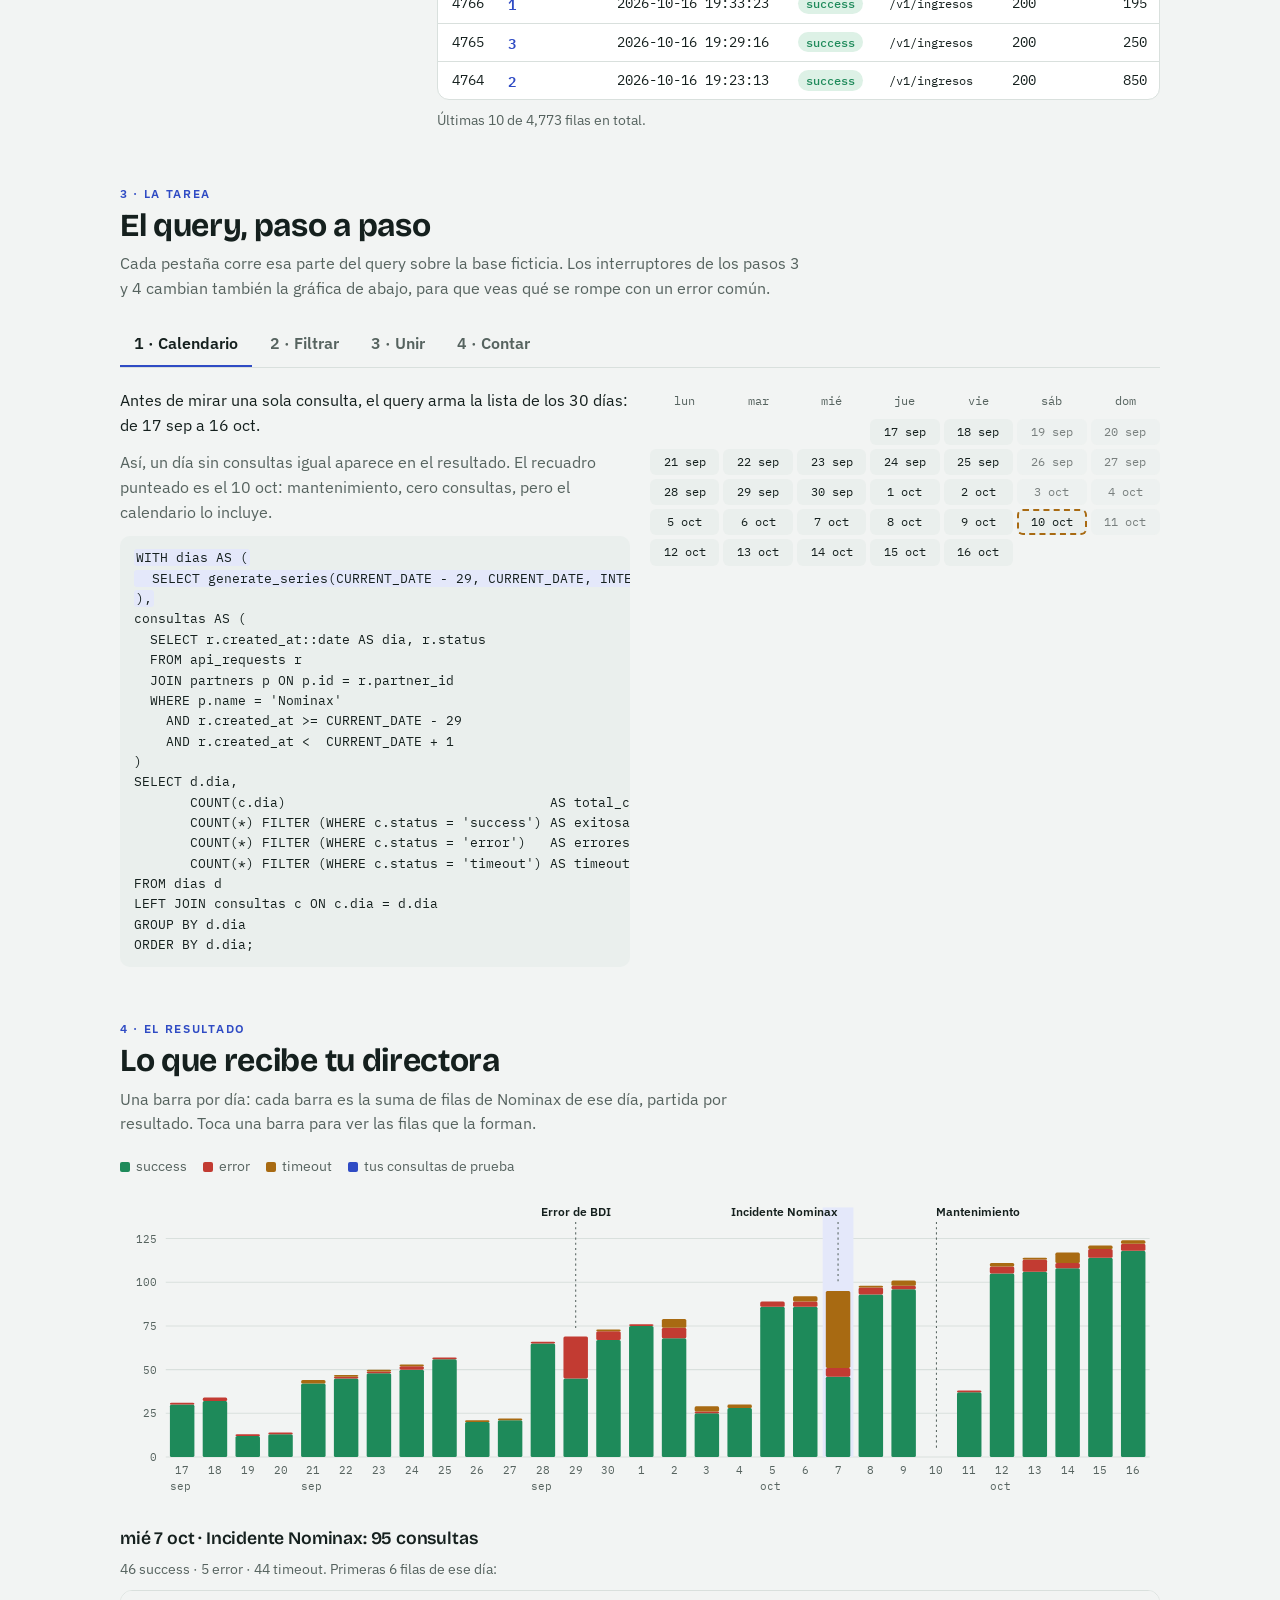
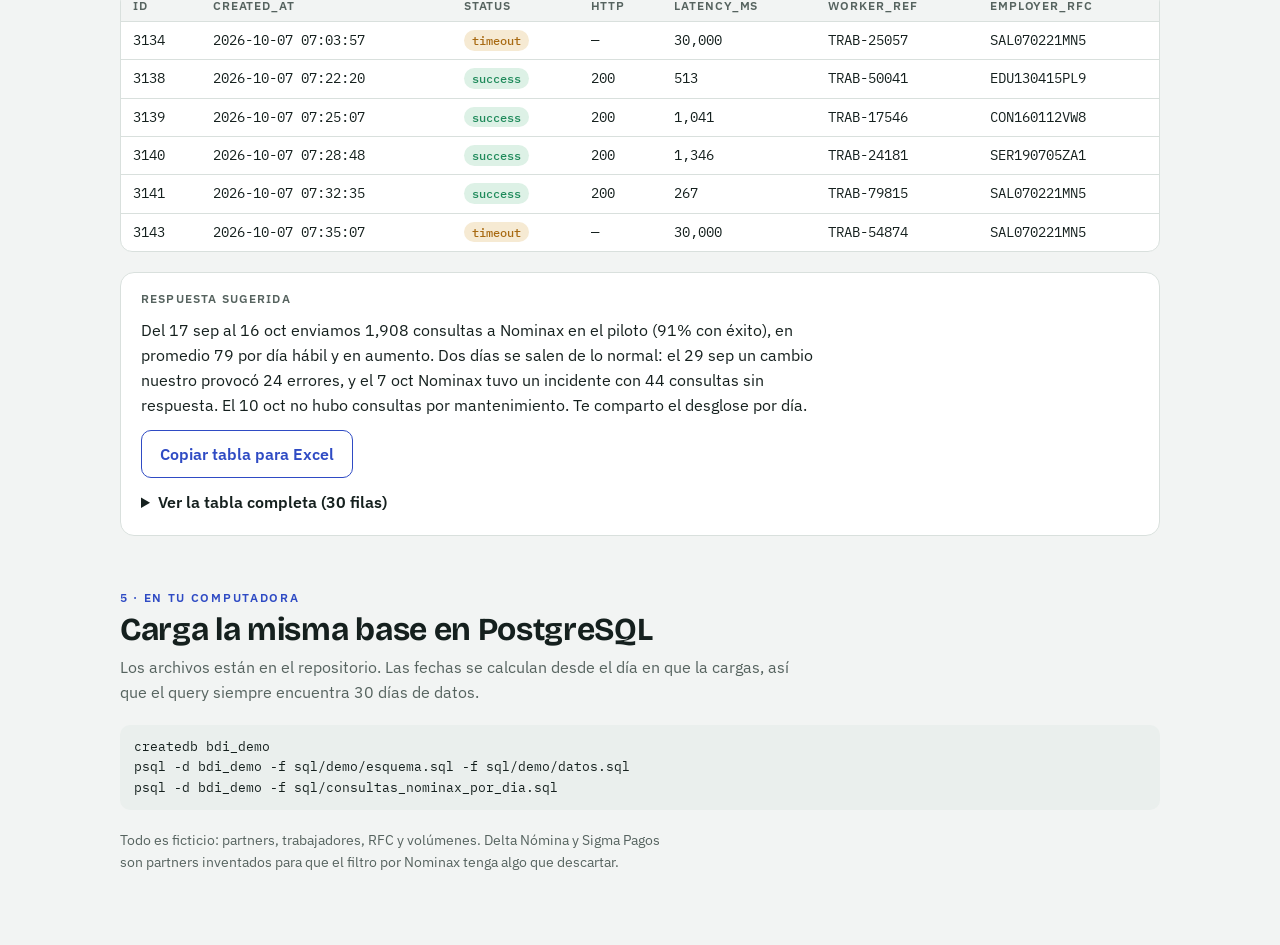
<file: nominax/laboratorio.html>
<!doctype html>
<html lang="es">
<head>
<meta charset="utf-8">
<meta name="viewport" content="width=device-width, initial-scale=1, viewport-fit=cover">
<title>Laboratorio API Nominax</title>
<meta name="claude:viewport-fit-sides" content="cover">
<link rel="preconnect" href="https://fonts.googleapis.com">
<link rel="preconnect" href="https://fonts.gstatic.com" crossorigin>
<link rel="stylesheet" href="https://fonts.googleapis.com/css2?family=Bricolage+Grotesque:opsz,wght@12..96,600;12..96,700&family=IBM+Plex+Sans:wght@400;500;600&family=IBM+Plex+Mono:wght@400;500&display=swap">
<style>
/* Layout: una columna de lectura (1040px) que alterna explicación y laboratorio en vivo; los datos mandan, el color solo marca estados. */
:root {
  --bg: #F2F4F3; --surface: #FFFFFF; --ink: #15201E; --muted: #56635F; --line: #D9E0DD;
  --accent: #2F4BC4; --accent-soft: #E4E8FA; --code-bg: #EAEFED;
  --ok: #1E8A5A; --ok-soft: #DDF1E6; --err: #C23B32; --err-soft: #F8E1DE; --to: #A86A12; --to-soft: #F6EAD3;
  --font-display: "Bricolage Grotesque", "Avenir Next", "Segoe UI", system-ui, sans-serif;
  --font-body: "IBM Plex Sans", "Segoe UI", system-ui, sans-serif;
  --font-data: "IBM Plex Mono", ui-monospace, Menlo, Consolas, monospace;
}
@media (prefers-color-scheme: dark) { :root:not([data-theme="light"]) {
  --bg: #0F1513; --surface: #172020; --ink: #E6EEEB; --muted: #9AA8A4; --line: #2A3633;
  --accent: #91A3FF; --accent-soft: #1F2749; --code-bg: #1C2826;
  --ok: #52C48E; --ok-soft: #133426; --err: #F2766D; --err-soft: #3D1A17; --to: #E6B04F; --to-soft: #3A2B10;
  color-scheme: dark; } }
:root[data-theme="dark"] {
  --bg: #0F1513; --surface: #172020; --ink: #E6EEEB; --muted: #9AA8A4; --line: #2A3633;
  --accent: #91A3FF; --accent-soft: #1F2749; --code-bg: #1C2826;
  --ok: #52C48E; --ok-soft: #133426; --err: #F2766D; --err-soft: #3D1A17; --to: #E6B04F; --to-soft: #3A2B10;
  color-scheme: dark; }

* { box-sizing: border-box; }
body { margin: 0; background: var(--bg); color: var(--ink); font: 400 16px/1.55 var(--font-body);
  padding-left: max(16px, env(safe-area-inset-left, 0px)); padding-right: max(16px, env(safe-area-inset-right, 0px)); }
.page { max-width: 1040px; margin: 0 auto; padding-block: 40px 72px; display: grid; gap: 56px; }
h1, h2, h3 { font-family: var(--font-display); margin: 0; line-height: 1.1; text-wrap: balance; letter-spacing: -0.01em; }
h1 { font-size: clamp(2.1rem, 5vw, 3.2rem); font-weight: 700; }
h2 { font-size: clamp(1.5rem, 3vw, 2rem); font-weight: 700; }
h3 { font-size: 1.1rem; font-weight: 600; }
p { margin: 0; max-width: 68ch; }
.muted { color: var(--muted); }
.small { font-size: .875rem; }
code, .mono { font-family: var(--font-data); font-size: .9em; }
.num { font-family: var(--font-data); font-variant-numeric: tabular-nums; }
.eyebrow { font: 600 .75rem/1 var(--font-body); letter-spacing: .14em; text-transform: uppercase; color: var(--accent); }
section { display: grid; gap: 20px; min-width: 0; }
.head { display: grid; gap: 8px; }
:focus-visible { outline: 3px solid var(--accent); outline-offset: 2px; }
button { font: inherit; color: inherit; cursor: pointer; }

/* Portada */
.hero { display: grid; gap: 16px; }
.hero p { font-size: 1.1rem; color: var(--muted); }
.kpis { display: grid; grid-template-columns: repeat(4, minmax(0, 1fr)); gap: 1px; background: var(--line); border: 1px solid var(--line); border-radius: 14px; overflow: hidden; margin-top: 8px; }
.kpi { background: var(--surface); padding: 16px 18px; display: grid; gap: 2px; min-width: 0; }
.kpi b { font: 500 1.7rem/1.1 var(--font-data); font-variant-numeric: tabular-nums; }
.kpi span { font-size: .82rem; color: var(--muted); }
@media (max-width: 720px) { .kpis { grid-template-columns: repeat(2, minmax(0, 1fr)); } }

/* Flujo de una consulta */
.flow { display: grid; grid-template-columns: minmax(0, 1.1fr) minmax(0, 1fr); gap: 20px; align-items: start; }
@media (max-width: 820px) { .flow { grid-template-columns: 1fr; } }
.steps { list-style: none; margin: 0; padding: 0; display: grid; gap: 0; counter-reset: paso; }
.step { position: relative; display: grid; grid-template-columns: 36px minmax(0, 1fr); gap: 12px; padding: 10px 0; }
.step::before { counter-increment: paso; content: counter(paso); width: 32px; height: 32px; border-radius: 50%; display: grid; place-items: center;
  font: 500 .9rem var(--font-data); background: var(--surface); border: 1.5px solid var(--line); color: var(--muted); z-index: 1; transition: all .25s ease; }
.step:not(:last-child)::after { content: ""; position: absolute; left: 15.5px; top: 42px; bottom: -10px; width: 1.5px; background: var(--line); }
.step h3 { font-family: var(--font-body); font-size: 1rem; font-weight: 600; }
.step p { font-size: .9rem; color: var(--muted); }
.step[data-state="activo"]::before { border-color: var(--accent); color: var(--accent); background: var(--accent-soft); }
.step[data-state="ok"]::before { border-color: var(--ok); color: var(--ok); background: var(--ok-soft); }
.step[data-state="fallo"]::before { border-color: var(--err); color: var(--err); background: var(--err-soft); }
.step[data-state="espera"]::before { border-color: var(--to); color: var(--to); background: var(--to-soft); }
.step[data-state="omitido"] { opacity: .4; }
.lab { background: var(--surface); border: 1px solid var(--line); border-radius: 14px; padding: 18px; display: grid; gap: 14px; min-width: 0; }
.chips { display: flex; flex-wrap: wrap; gap: 8px; }
.chip { border: 1.5px solid var(--line); background: var(--surface); border-radius: 999px; padding: 6px 12px; font-size: .88rem; }
.chip[aria-pressed="true"] { border-color: var(--accent); background: var(--accent-soft); color: var(--ink); font-weight: 600; }
.btn { border: 0; background: var(--accent); color: var(--surface); border-radius: 10px; padding: 11px 18px; font-weight: 600; }
.btn:disabled { opacity: .5; cursor: progress; }
.btn.line { background: transparent; color: var(--accent); border: 1.5px solid var(--accent); }
pre { margin: 0; background: var(--code-bg); border-radius: 10px; padding: 12px 14px; overflow-x: auto; font: 400 .82rem/1.55 var(--font-data); white-space: pre; }
.label { font: 600 .72rem/1 var(--font-body); letter-spacing: .1em; text-transform: uppercase; color: var(--muted); }
.note { font-size: .9rem; padding: 10px 14px; border-radius: 10px; background: var(--accent-soft); }
.note.err { background: var(--err-soft); }
.note:empty { display: none; }

/* Estados */
.pill { display: inline-block; font: 500 .78rem/1.5 var(--font-data); padding: 1px 8px; border-radius: 999px; white-space: nowrap; }
.pill.s { background: var(--ok-soft); color: var(--ok); }
.pill.e { background: var(--err-soft); color: var(--err); }
.pill.t { background: var(--to-soft); color: var(--to); }
.legend { display: grid; grid-template-columns: repeat(3, minmax(0, 1fr)); gap: 12px; }
@media (max-width: 720px) { .legend { grid-template-columns: 1fr; } }
.legend div { border-top: 3px solid var(--line); padding-top: 10px; display: grid; gap: 4px; font-size: .9rem; }
.legend .s { border-color: var(--ok); } .legend .e { border-color: var(--err); } .legend .t { border-color: var(--to); }
.legend b { font-family: var(--font-data); font-weight: 500; }

/* Tablas */
.table-wrap { overflow-x: auto; border: 1px solid var(--line); border-radius: 12px; background: var(--surface); }
table { border-collapse: collapse; width: 100%; font-size: .86rem; }
th, td { padding: 8px 12px; text-align: left; border-bottom: 1px solid var(--line); white-space: nowrap; }
th { font: 600 .72rem/1.2 var(--font-body); letter-spacing: .08em; text-transform: uppercase; color: var(--muted); background: var(--bg); }
td.r, th.r { text-align: right; }
tr:last-child td { border-bottom: 0; }
tr.nueva td { background: var(--accent-soft); }
td .mono { font-size: .84rem; }
.tables { display: grid; grid-template-columns: minmax(0, 1fr) minmax(0, 2.4fr); gap: 16px; align-items: start; }
@media (max-width: 900px) { .tables { grid-template-columns: 1fr; } }
.link-key { color: var(--accent); font-weight: 600; }

/* Query paso a paso */
.tabs { display: flex; gap: 4px; border-bottom: 1px solid var(--line); overflow-x: auto; }
.tab { border: 0; background: none; padding: 10px 14px; font-weight: 600; color: var(--muted); border-bottom: 2.5px solid transparent; white-space: nowrap; }
.tab[aria-selected="true"] { color: var(--ink); border-bottom-color: var(--accent); }
.stage { display: grid; grid-template-columns: minmax(0, 1fr) minmax(0, 1fr); gap: 20px; align-items: start; }
@media (max-width: 820px) { .stage { grid-template-columns: 1fr; } }
.stage-text { display: grid; gap: 12px; }
pre mark { background: var(--accent-soft); color: var(--ink); border-radius: 3px; padding: 0 2px; }
.cal { display: grid; grid-template-columns: repeat(7, minmax(0, 1fr)); gap: 4px; }
.cal div { font: 400 .74rem/1.2 var(--font-data); padding: 6px 4px; border-radius: 6px; background: var(--code-bg); text-align: center; }
.cal .fin { opacity: .55; }
.cal .vacio { outline: 2px dashed var(--to); outline-offset: -2px; opacity: 1; }
.cal .gap { background: none; }
.funnel { display: grid; gap: 8px; }
.funnel .row { display: grid; grid-template-columns: minmax(0, 1fr) auto; gap: 4px 12px; font-size: .88rem; }
.funnel .bar { grid-column: 1 / -1; height: 10px; border-radius: 5px; background: var(--accent); }
.funnel .bar.out { background: var(--line); }
.toggle { display: inline-flex; border: 1.5px solid var(--line); border-radius: 10px; overflow: hidden; }
.toggle button { border: 0; background: var(--surface); padding: 8px 12px; font: 500 .85rem var(--font-data); }
.toggle button[aria-pressed="true"] { background: var(--accent); color: var(--surface); }
.big { font: 500 2.4rem/1 var(--font-data); font-variant-numeric: tabular-nums; }

/* Gráfica */
.chart-wrap { overflow-x: auto; }
.chart { display: block; width: 100%; min-width: 640px; height: auto; }
.chart text { fill: var(--muted); font-family: var(--font-data); font-size: 11px; }
.chart .grid { stroke: var(--line); stroke-width: 1; }
.chart .bar-s { fill: var(--ok); } .chart .bar-e { fill: var(--err); } .chart .bar-t { fill: var(--to); }
.chart .hit { fill: transparent; cursor: pointer; }
.chart .hit:hover, .chart .hit.sel { fill: var(--accent-soft); }
.chart .ev { fill: var(--ink); font-family: var(--font-body); font-size: 11.5px; font-weight: 600; }
.chart .evline { stroke: var(--muted); stroke-dasharray: 2 3; }
.chart .fake { fill: var(--muted); }
.chart .mine { fill: var(--accent); }
.keyrow { display: flex; flex-wrap: wrap; gap: 16px; font-size: .85rem; color: var(--muted); }
.keyrow i { display: inline-block; width: 10px; height: 10px; border-radius: 2px; margin-right: 6px; vertical-align: -1px; }
.day-detail { display: grid; gap: 10px; }
.answer { background: var(--surface); border: 1px solid var(--line); border-radius: 14px; padding: 20px; display: grid; gap: 12px; }
.answer p { font-size: 1.02rem; }
.row-actions { display: flex; flex-wrap: wrap; gap: 10px; align-items: center; }
details summary { cursor: pointer; font-weight: 600; }
@media (prefers-reduced-motion: reduce) { * { transition: none !important; } }
</style>

</head>
<body>
<div class="page">
  <header class="hero">
    <span class="eyebrow">BDI · Base ficticia del piloto · datos al <span id="snap"></span></span>
    <h1>¿Cuántas consultas le hemos enviado a Nominax?</h1>
    <p>Una base de datos inventada, pero con la forma de la real, para ver qué pasa cada vez que BDI le pide datos a Nominax y cómo el query convierte miles de filas en el dato que pidió tu directora.</p>
    <div class="kpis" aria-label="Resumen de los últimos 30 días">
      <div class="kpi"><b id="k-total">—</b><span>consultas a Nominax, últimos 30 días</span></div>
      <div class="kpi"><b id="k-ok">—</b><span>respondieron con éxito</span></div>
      <div class="kpi"><b id="k-peak">—</b><span id="k-peak-l">día con más consultas</span></div>
      <div class="kpi"><b id="k-zero">—</b><span>días sin ninguna consulta</span></div>
    </div>
  </header>

  <section aria-labelledby="h-flujo">
    <div class="head">
      <span class="eyebrow">1 · El proceso</span>
      <h2 id="h-flujo">Cómo viaja una consulta</h2>
      <p class="muted">Cada vez que la app de BDI necesita el ingreso de un trabajador, pasa por estos pasos. Solo las consultas que llegan al paso 3 salen hacia Nominax, y cada una deja exactamente una fila en <code>api_requests</code>. Esa fila es lo que cuenta el query.</p>
    </div>
    <div class="flow">
      <ol class="steps" id="steps">
        <li class="step" data-k="1"><div><h3>La app de BDI pide el dato</h3><p>Un trabajador solicita un crédito; BDI necesita confirmar su ingreso.</p></div></li>
        <li class="step" data-k="2"><div><h3>Reglas de BDI: consentimiento y empresa</h3><p>Sin consentimiento expreso, o si la empresa está excluida, todo se detiene aquí y no sale nada.</p></div></li>
        <li class="step" data-k="3"><div><h3>Llamada a la API de Nominax</h3><p>BDI envía <code>GET /v1/ingresos</code> con el seudónimo del trabajador y el RFC patronal.</p></div></li>
        <li class="step" data-k="4"><div><h3>Nominax responde (o no)</h3><p>Éxito con los datos, un error con su código, o nada en 30 segundos (timeout).</p></div></li>
        <li class="step" data-k="5"><div><h3>BDI registra la consulta</h3><p>Se escribe una fila en <code>api_requests</code> con la hora, el partner y el resultado.</p></div></li>
      </ol>
      <div class="lab">
        <span class="label">Pruébalo: envía una consulta</span>
        <div class="chips" role="group" aria-label="Escenario" id="scen"></div>
        <button class="btn" id="send">Enviar consulta</button>
        <pre id="wire" aria-live="polite">Elige un escenario y envía una consulta.</pre>
        <p class="note" id="flow-note"></p>
      </div>
    </div>
    <div class="legend" aria-label="Valores de status">
      <div class="s"><b>success</b><span class="muted">Nominax respondió con los datos. HTTP 200, en promedio <span id="lat-ok"></span> ms.</span></div>
      <div class="e"><b>error</b><span class="muted">Nominax respondió que no pudo: 400 (pedimos mal), 422 (dato inválido) o 500 (falla de su lado).</span></div>
      <div class="t"><b>timeout</b><span class="muted">No hubo respuesta en 30 s. No hay código HTTP: la consulta se envió, pero nunca regresó.</span></div>
    </div>
  </section>

  <section aria-labelledby="h-tablas">
    <div class="head">
      <span class="eyebrow">2 · Los datos</span>
      <h2 id="h-tablas">Las dos tablas</h2>
      <p class="muted"><code>api_requests</code> no guarda el nombre del partner, solo su número (<span class="link-key">partner_id</span>). Para saber cuáles son de Nominax hay que buscar ese número en <code>partners</code>: eso hace el <code>JOIN</code>.</p>
    </div>
    <div class="tables">
      <div class="table-wrap">
        <table>
          <thead><tr><th class="link-key">id</th><th>name</th><th>etapa</th></tr></thead>
          <tbody id="t-partners"></tbody>
        </table>
      </div>
      <div style="display:grid;gap:10px;min-width:0">
        <div class="chips" role="group" aria-label="Filtrar por partner" id="t-filter"></div>
        <div class="table-wrap">
          <table>
            <thead><tr><th class="r">id</th><th class="link-key">partner_id</th><th>created_at</th><th>status</th><th>endpoint</th><th class="r">http</th><th class="r">latency_ms</th></tr></thead>
            <tbody id="t-requests"></tbody>
          </table>
        </div>
        <p class="small muted" id="t-count"></p>
      </div>
    </div>
  </section>

  <section aria-labelledby="h-query">
    <div class="head">
      <span class="eyebrow">3 · La tarea</span>
      <h2 id="h-query">El query, paso a paso</h2>
      <p class="muted">Cada pestaña corre esa parte del query sobre la base ficticia. Los interruptores de los pasos 3 y 4 cambian también la gráfica de abajo, para que veas qué se rompe con un error común.</p>
    </div>
    <div class="tabs" role="tablist" id="tabs"></div>
    <div class="stage" id="stage"></div>
  </section>

  <section aria-labelledby="h-res">
    <div class="head">
      <span class="eyebrow">4 · El resultado</span>
      <h2 id="h-res">Lo que recibe tu directora</h2>
      <p class="muted">Una barra por día: cada barra es la suma de filas de Nominax de ese día, partida por resultado. Toca una barra para ver las filas que la forman.</p>
    </div>
    <div class="keyrow"><span><i style="background:var(--ok)"></i>success</span><span><i style="background:var(--err)"></i>error</span><span><i style="background:var(--to)"></i>timeout</span><span><i style="background:var(--accent)"></i>tus consultas de prueba</span></div>
    <div class="chart-wrap"><svg class="chart" id="chart" viewBox="0 0 1000 300" role="img" aria-label="Consultas a Nominax por día, últimos 30 días"></svg></div>
    <div class="day-detail" id="day"></div>
    <div class="answer">
      <span class="label">Respuesta sugerida</span>
      <p id="answer"></p>
      <div class="row-actions">
        <button class="btn line" id="copy">Copiar tabla para Excel</button>
        <span class="small muted" id="copy-msg" role="status"></span>
      </div>
      <details>
        <summary>Ver la tabla completa (30 filas)</summary>
        <div class="table-wrap" style="margin-top:10px">
          <table><thead><tr><th>dia</th><th class="r">total_consultas</th><th class="r">exitosas</th><th class="r">errores</th><th class="r">timeouts</th></tr></thead><tbody id="t-result"></tbody></table>
        </div>
      </details>
    </div>
  </section>

  <section aria-labelledby="h-local">
    <div class="head">
      <span class="eyebrow">5 · En tu computadora</span>
      <h2 id="h-local">Carga la misma base en PostgreSQL</h2>
      <p class="muted">Los archivos están en el repositorio. Las fechas se calculan desde el día en que la cargas, así que el query siempre encuentra 30 días de datos.</p>
    </div>
<pre>createdb bdi_demo
psql -d bdi_demo -f sql/demo/esquema.sql -f sql/demo/datos.sql
psql -d bdi_demo -f sql/consultas_nominax_por_dia.sql</pre>
    <p class="small muted">Todo es ficticio: partners, trabajadores, RFC y volúmenes. Delta Nómina y Sigma Pagos son partners inventados para que el filtro por Nominax tenga algo que descartar.</p>
  </section>
</div>

<script>
const SNAP='2026-10-16';const RFCS=["ALI090830RS3", "CON160112VW8", "EDU130415PL9", "LOG110903KT7", "RET050617HB2", "SAL070221MN5", "SER190705ZA1"];const RAW=[[2,39,"07:07:58","s",0,200,180,30049,4],[2,39,"07:25:23","s",1,200,192,97780,3],[3,39,"07:26:50","s",0,200,254,33069,5],[2,39,"07:28:49","t",1,0,30000,96240,0],[2,39,"07:41:01","e",0,422,229,36960,2],[2,39,"07:41:02","s",0,200,1220,41942,6],[3,39,"07:47:43","t",0,0,30000,74799,5],[3,39,"07:49:51","s",0,200,1236,61353,6],[3,39,"07:55:58","s",0,200,429,75446,2],[2,39,"08:06:28","s",0,200,1306,14884,6],[3,39,"08:12:01","s",0,200,610,64414,0],[3,39,"08:25:56","s",1,200,817,83406,1],[3,39,"08:27:09","e",0,500,167,60794,5],[3,39,"08:33:30","s",0,200,1068,923,6],[2,39,"08:52:26","e",0,422,121,12108,3],[2,39,"08:55:29","s",0,200,538,65946,0],[2,39,"08:57:38","s",0,200,681,79110,0],[2,39,"08:58:33","s",0,200,427,61719,2],[3,39,"09:01:17","s",0,200,181,58216,4],[2,39,"09:07:31","s",0,200,775,66261,1],[3,39,"09:07:55","s",0,200,319,23084,5],[2,39,"09:08:16","s",0,200,245,46150,5],[2,39,"09:12:01","s",0,200,567,41996,0],[2,39,"09:13:48","s",0,200,1474,75560,4],[2,39,"09:15:20","s",0,200,181,64651,4],[3,39,"09:15:58","s",0,200,221,62971,3],[2,39,"09:27:40","s",0,200,1315,69335,6],[2,39,"09:40:10","s",0,200,427,52037,2],[3,39,"09:45:38","e",0,422,242,49751,0],[2,39,"10:00:13","s",0,200,748,2059,0],[2,39,"10:23:37","s",0,200,450,21613,2],[2,39,"10:24:51","s",0,200,1579,68729,4],[2,39,"10:33:44","s",0,200,1033,44397,1],[2,39,"10:59:42","s",1,200,753,81966,0],[2,39,"11:08:16","s",0,200,369,17062,2],[2,39,"11:08:58","s",0,200,1230,53073,6],[2,39,"11:18:29","s",0,200,1383,27057,6],[3,39,"11:18:54","s",0,200,249,29465,5],[3,39,"11:37:19","s",0,200,1420,9739,4],[2,39,"11:48:33","s",0,200,1227,55360,6],[2,39,"12:31:31","s",0,200,183,61625,4],[3,39,"12:32:25","s",0,200,180,54105,4],[2,39,"12:54:55","s",0,200,689,32179,0],[3,39,"12:56:51","s",1,200,269,96538,5],[3,39,"13:28:24","s",0,200,593,64415,0],[2,39,"13:48:00","s",1,200,1027,92284,1],[3,39,"13:52:23","s",0,200,207,19967,3],[2,39,"13:54:44","s",1,200,219,94555,3],[2,39,"13:55:44","s",0,200,206,16722,3],[3,39,"14:06:10","s",0,200,498,51357,2],[2,39,"14:10:48","s",0,200,780,66994,1],[2,39,"14:12:00","s",1,200,1049,80645,6],[2,39,"14:16:19","s",0,200,735,3754,0],[3,39,"14:45:09","e",0,422,146,44139,5],[2,39,"14:48:07","s",0,200,341,56276,5],[3,39,"15:05:13","s",0,200,1391,2059,4],[2,39,"15:05:59","s",0,200,827,75511,1],[2,39,"15:34:07","s",0,200,877,16125,1],[2,39,"15:42:29","s",1,200,406,94751,2],[3,39,"15:46:50","s",0,200,1511,50883,4],[2,39,"15:49:00","s",1,200,1030,99154,1],[2,39,"15:58:47","s",0,200,212,75705,3],[2,39,"16:02:01","s",0,200,1113,52565,6],[3,39,"16:13:36","s",1,200,424,81878,2],[2,39,"16:13:42","s",1,200,1463,84242,4],[3,39,"16:21:35","e",0,500,213,78140,2],[2,39,"16:24:44","s",0,200,1342,52512,6],[3,39,"16:43:48","s",0,200,1418,74091,4],[2,39,"16:59:15","e",0,422,164,20110,5],[2,39,"17:42:43","s",0,200,299,59390,5],[3,39,"17:46:19","s",1,200,847,82893,1],[2,39,"17:47:34","s",0,200,314,7261,5],[2,39,"17:51:12","s",0,200,1254,4777,6],[2,39,"17:53:12","s",0,200,1089,42760,6],[3,39,"18:03:46","s",0,200,413,55238,2],[2,39,"18:42:53","s",0,200,545,62801,0],[2,39,"18:43:47","s",0,200,1093,23395,6],[2,39,"18:50:17","s",1,200,297,99839,5],[2,39,"19:13:31","s",0,200,223,10169,3],[3,39,"19:16:08","s",1,200,557,97937,0],[2,39,"19:18:29","s",1,200,928,88345,1],[2,39,"19:31:32","s",0,200,195,18501,3],[2,39,"19:44:16","s",0,200,471,60453,2],[2,38,"07:10:59","s",0,200,313,46967,5],[3,38,"07:14:46","s",1,200,1161,89408,6],[3,38,"07:24:42","s",0,200,385,6176,2],[2,38,"07:28:55","s",0,200,679,17780,0],[3,38,"07:32:08","s",0,200,208,15504,3],[2,38,"07:38:31","s",0,200,311,6926,5],[2,38,"07:39:37","s",0,200,738,61143,0],[3,38,"07:40:01","s",0,200,433,3504,2],[3,38,"07:41:25","s",0,200,269,50942,5],[3,38,"07:45:51","e",1,500,251,88619,0],[2,38,"07:47:33","s",0,200,180,65657,4],[2,38,"07:55:34","s",0,200,180,33738,4],[2,38,"07:58:17","s",0,200,216,52323,3],[2,38,"08:01:13","s",0,200,768,42727,1],[2,38,"08:15:24","s",0,200,363,6398,2],[3,38,"08:50:06","s",0,200,1448,39463,4],[2,38,"09:02:11","e",0,422,372,6013,4],[2,38,"09:04:46","s",0,200,280,2237,5],[2,38,"09:11:29","s",0,200,1243,54918,6],[2,38,"09:28:49","s",0,200,959,69534,1],[2,38,"09:47:13","s",0,200,248,52960,5],[2,38,"09:47:48","s",0,200,1015,58205,1],[2,38,"09:52:30","s",0,200,244,47632,3],[2,38,"10:24:03","s",0,200,204,28955,3],[3,38,"10:30:35","s",0,200,876,69498,1],[2,38,"10:37:47","s",1,200,1253,81678,6],[2,38,"10:40:10","s",0,200,954,25820,1],[2,38,"10:41:23","s",1,200,496,93781,2],[3,38,"10:50:23","s",0,200,1200,48161,6],[3,38,"10:59:18","s",0,200,1078,30344,6],[2,38,"10:59:43","s",0,200,218,69579,3],[2,38,"11:06:06","s",0,200,1241,74113,6],[3,38,"11:06:35","s",0,200,366,20408,2],[3,38,"11:08:04","s",1,200,196,85647,3],[2,38,"11:08:52","s",0,200,874,21915,1],[3,38,"11:11:07","s",0,200,416,36819,2],[2,38,"11:28:50","s",0,200,1349,9042,6],[2,38,"11:32:36","t",0,0,30000,1614,0],[2,38,"11:34:56","s",0,200,1335,24639,6],[2,38,"12:04:24","s",0,200,540,38901,0],[2,38,"12:11:59","s",1,200,608,91276,0],[2,38,"12:12:35","s",0,200,207,70845,3],[2,38,"12:18:05","s",1,200,281,88617,5],[3,38,"12:21:53","s",0,200,196,824,3],[3,38,"12:54:28","s",0,200,1116,39774,6],[2,38,"13:00:39","t",0,0,30000,14417,1],[2,38,"13:04:13","s",0,200,449,47698,2],[3,38,"13:08:37","s",0,200,812,50824,1],[2,38,"13:19:41","s",0,200,181,35018,4],[3,38,"13:37:01","s",0,200,1325,26882,6],[2,38,"13:38:03","s",1,200,1233,85959,6],[2,38,"13:50:32","s",0,200,252,22124,5],[2,38,"13:53:02","s",0,200,772,19941,1],[2,38,"14:12:25","s",0,200,345,4618,5],[3,38,"14:25:34","s",0,200,1505,6765,4],[2,38,"14:30:00","e",0,422,209,6956,2],[2,38,"14:48:20","s",0,200,518,24014,2],[3,38,"15:00:49","s",1,200,538,89937,0],[2,38,"15:03:02","s",0,200,434,9363,2],[2,38,"15:03:28","s",1,200,572,88474,0],[2,38,"15:07:36","s",0,200,452,51977,2],[3,38,"15:14:46","s",1,200,232,90911,3],[3,38,"15:22:40","s",0,200,1071,14313,6],[2,38,"15:31:08","s",1,200,285,81894,5],[3,38,"15:33:06","s",1,200,1129,97754,6],[2,38,"15:42:56","s",0,200,348,36501,5],[3,38,"15:59:25","s",0,200,981,26209,1],[3,38,"16:02:35","s",0,200,383,40565,2],[2,38,"16:22:37","s",0,200,310,18371,5],[3,38,"16:24:33","s",0,200,385,71029,2],[3,38,"16:54:31","s",1,200,206,87537,3],[2,38,"16:57:05","s",0,200,257,15204,5],[2,38,"17:05:21","s",0,200,431,20464,2],[2,38,"17:14:50","s",1,200,244,84109,3],[2,38,"17:31:08","s",0,200,210,672,3],[3,38,"17:35:33","s",0,200,231,20861,3],[2,38,"17:39:12","s",0,200,330,38277,5],[2,38,"18:02:50","s",0,200,1013,28285,1],[2,38,"18:13:31","s",1,200,999,96419,1],[3,38,"18:23:58","s",0,200,994,43269,1],[2,38,"18:51:54","s",0,200,1506,10381,4],[2,38,"19:25:24","s",0,200,813,9049,1],[2,38,"19:49:08","s",0,200,555,16760,0],[2,37,"07:05:00","s",1,200,603,87170,0],[3,37,"07:16:56","s",0,200,1353,9607,6],[3,37,"07:18:36","s",0,200,613,75317,0],[3,37,"07:34:35","s",0,200,288,18503,5],[3,37,"07:38:59","s",1,200,225,94236,3],[2,37,"07:42:47","s",0,200,411,60082,2],[3,37,"07:49:11","s",0,200,211,5858,3],[2,37,"07:52:57","s",1,200,379,87113,2],[2,37,"07:53:46","s",1,200,954,95830,1],[3,37,"07:54:30","s",0,200,266,22603,5],[3,37,"07:57:56","s",1,200,713,93819,0],[2,37,"07:58:18","s",0,200,318,66115,5],[2,37,"07:59:10","s",0,200,345,1017,5],[2,37,"08:06:03","s",0,200,282,50441,5],[2,37,"08:17:22","s",0,200,1417,59225,4],[2,37,"08:20:36","s",0,200,508,65491,2],[2,37,"08:21:29","e",0,500,305,57512,1],[3,37,"08:33:29","s",0,200,1126,51878,6],[2,37,"08:34:41","s",0,200,200,72603,3],[2,37,"08:44:38","s",1,200,1144,88462,6],[3,37,"09:02:51","s",1,200,996,90413,1],[2,37,"09:03:47","s",0,200,1434,42802,4],[2,37,"09:12:12","s",0,200,1538,51451,4],[2,37,"09:17:12","s",0,200,1034,56469,1],[3,37,"09:21:41","s",0,200,1245,50249,6],[2,37,"09:32:10","s",0,200,187,65277,3],[2,37,"09:34:20","s",0,200,851,26479,1],[2,37,"09:40:14","s",1,200,1018,84583,1],[2,37,"09:42:39","e",0,422,368,29844,4],[2,37,"09:46:21","s",0,200,269,75868,5],[2,37,"09:56:22","s",0,200,1004,54556,1],[3,37,"09:57:13","s",0,200,891,63864,1],[2,37,"10:21:52","s",0,200,183,27070,4],[2,37,"10:30:46","s",0,200,1270,77455,6],[2,37,"10:35:57","s",1,200,734,81800,0],[2,37,"10:47:32","s",0,200,860,27968,1],[3,37,"10:51:17","s",0,200,186,60483,4],[3,37,"10:54:26","s",0,200,180,76575,4],[2,37,"11:01:05","s",0,200,417,75324,2],[2,37,"11:24:28","s",0,200,669,16531,0],[3,37,"11:25:07","e",0,500,379,61618,4],[2,37,"11:33:38","s",0,200,1569,23953,4],[2,37,"11:38:04","s",0,200,196,36907,3],[2,37,"11:40:53","e",1,500,228,96709,2],[3,37,"11:49:23","s",0,200,185,14105,4],[2,37,"11:57:13","s",0,200,842,3879,1],[2,37,"12:04:36","s",0,200,848,24211,1],[2,37,"12:30:55","s",0,200,1346,14344,6],[2,37,"12:59:09","s",0,200,295,31199,5],[2,37,"12:59:25","s",0,200,184,24745,4],[3,37,"13:17:38","s",0,200,1011,6196,1],[2,37,"13:19:59","s",0,200,254,69642,5],[2,37,"13:20:42","s",0,200,1041,34440,1],[2,37,"13:28:18","s",0,200,516,55650,2],[2,37,"13:35:59","s",1,200,482,84811,2],[3,37,"14:03:15","e",0,422,272,14852,0],[2,37,"14:04:49","s",1,200,774,90313,1],[2,37,"14:26:42","s",0,200,1253,8647,6],[3,37,"14:55:06","s",0,200,223,14771,3],[2,37,"15:08:09","e",0,500,198,72355,2],[2,37,"15:11:53","s",0,200,1423,45437,4],[2,37,"15:32:26","e",0,422,95,8687,4],[3,37,"16:00:20","s",0,200,1047,54093,6],[2,37,"16:15:32","s",1,200,1206,97293,6],[2,37,"16:59:17","s",0,200,1029,38445,1],[3,37,"17:08:51","s",0,200,385,28818,2],[3,37,"17:28:00","s",1,200,202,80974,3],[2,37,"17:46:37","s",0,200,183,11236,4],[2,37,"18:01:04","s",0,200,257,13156,5],[3,37,"18:14:44","s",0,200,467,11814,2],[2,37,"18:27:00","s",0,200,386,60967,2],[2,37,"18:35:06","s",0,200,224,68787,3],[3,37,"18:45:59","s",1,200,242,99012,3],[3,37,"18:51:00","s",0,200,1173,41270,6],[2,37,"18:58:13","s",0,200,188,14422,3],[3,37,"19:24:04","s",0,200,201,35595,3],[2,37,"19:29:09","s",0,200,944,61846,1],[3,37,"19:38:32","s",0,200,818,41292,1],[2,37,"19:43:12","s",0,200,209,31873,3],[3,37,"19:54:10","t",0,0,30000,78276,6],[3,37,"19:54:25","s",0,200,1366,38501,6],[2,37,"19:54:47","s",0,200,590,49623,0],[2,37,"19:57:53","s",0,200,192,34014,3],[3,36,"07:01:36","s",0,200,213,54203,3],[2,36,"07:02:14","s",1,200,1325,92467,6],[2,36,"07:03:27","s",1,200,1015,85846,1],[3,36,"07:05:45","s",0,200,462,35050,2],[2,36,"07:07:50","s",0,200,1244,33723,6],[2,36,"07:11:23","s",0,200,812,11531,1],[2,36,"07:18:51","s",0,200,305,50542,5],[2,36,"07:21:03","s",1,200,1079,99620,6],[2,36,"07:27:21","s",1,200,240,97791,3],[2,36,"07:28:07","s",0,200,255,43610,5],[2,36,"07:34:28","s",0,200,206,70108,3],[3,36,"07:34:54","s",0,200,388,74386,2],[2,36,"07:45:03","s",0,200,1130,18968,6],[2,36,"07:51:51","s",0,200,608,70137,0],[3,36,"07:58:15","s",0,200,1310,25049,6],[3,36,"08:00:53","s",0,200,190,2667,3],[3,36,"08:07:11","s",0,200,183,13264,4],[3,36,"08:08:36","s",0,200,460,20134,2],[2,36,"08:30:58","s",0,200,454,19896,2],[2,36,"08:41:06","s",0,200,374,46320,2],[2,36,"08:53:56","s",1,200,436,93231,2],[2,36,"08:54:34","s",1,200,1204,88848,6],[2,36,"08:56:27","s",0,200,243,55859,3],[2,36,"09:09:26","e",1,500,237,83816,0],[2,36,"09:26:24","s",0,200,752,46357,0],[3,36,"09:30:00","s",0,200,735,70333,0],[3,36,"09:32:17","s",0,200,1126,16410,6],[2,36,"09:38:39","s",0,200,697,47659,0],[2,36,"09:47:50","s",0,200,399,75867,2],[2,36,"09:57:41","e",1,500,90,99416,4],[2,36,"10:30:00","s",0,200,420,12087,2],[2,36,"10:36:01","s",0,200,597,64521,0],[3,36,"10:41:24","s",0,200,674,61555,0],[3,36,"10:58:53","s",0,200,244,46284,5],[3,36,"11:08:49","s",0,200,237,42445,3],[2,36,"11:14:11","s",0,200,1070,4574,6],[3,36,"11:15:30","s",0,200,191,11297,3],[2,36,"11:24:51","s",0,200,201,44290,3],[2,36,"11:32:40","s",0,200,605,68995,0],[2,36,"11:41:44","s",0,200,362,57258,2],[3,36,"11:49:19","s",0,200,180,47021,4],[3,36,"11:51:16","s",0,200,593,30962,0],[3,36,"11:53:58","s",1,200,240,99162,3],[2,36,"12:17:48","s",0,200,294,70567,5],[3,36,"12:26:15","s",0,200,728,33328,0],[3,36,"12:36:30","s",0,200,187,46983,4],[3,36,"12:44:09","s",0,200,1015,63736,1],[2,36,"12:50:05","s",0,200,202,47523,3],[2,36,"12:54:34","s",0,200,220,4966,3],[2,36,"13:05:17","s",0,200,1441,36093,4],[2,36,"13:26:05","s",0,200,1444,18317,4],[2,36,"13:27:45","s",0,200,821,30981,1],[2,36,"13:32:31","s",0,200,290,73174,5],[3,36,"14:28:28","s",0,200,413,4565,2],[3,36,"14:41:56","s",1,200,341,94894,5],[2,36,"14:51:30","s",0,200,832,62746,1],[2,36,"14:53:18","s",1,200,423,93155,2],[2,36,"14:58:18","s",1,200,299,94935,5],[2,36,"15:07:35","s",1,200,188,84011,3],[2,36,"15:36:35","s",0,200,370,15520,2],[2,36,"15:37:26","s",1,200,1497,88472,4],[3,36,"15:38:53","s",1,200,1194,93786,6],[2,36,"15:48:21","s",1,200,855,88662,1],[2,36,"15:50:16","s",0,200,181,73664,4],[3,36,"15:51:17","s",1,200,517,81663,2],[3,36,"15:51:50","s",0,200,803,69454,1],[2,36,"15:58:04","s",1,200,1206,89472,6],[2,36,"16:16:59","s",0,200,197,51318,3],[2,36,"16:49:04","s",0,200,650,48059,0],[2,36,"17:09:05","s",0,200,290,75838,5],[3,36,"17:10:13","s",1,200,364,89141,2],[2,36,"17:37:55","e",0,422,330,14219,6],[2,36,"17:53:01","s",0,200,1237,31784,6],[2,36,"18:16:33","s",1,200,267,96550,5],[2,36,"18:38:30","s",0,200,289,37961,5],[2,36,"18:40:03","s",0,200,239,10307,3],[2,36,"18:41:53","s",1,200,772,95232,1],[3,36,"18:54:27","s",0,200,274,66014,5],[3,36,"19:01:39","s",1,200,459,94082,2],[2,36,"19:18:30","s",0,200,767,21874,1],[3,36,"19:44:44","s",1,200,752,99911,0],[2,36,"19:49:44","s",0,200,722,39339,0],[2,36,"19:59:21","s",0,200,557,70956,0],[2,35,"07:24:47","s",1,200,1157,81703,6],[3,35,"07:28:58","s",0,200,187,15954,3],[2,35,"07:29:39","s",0,200,592,19400,0],[2,35,"07:50:19","s",1,200,1441,86053,4],[3,35,"08:04:12","s",0,200,1470,7348,4],[2,35,"08:21:19","s",0,200,544,18642,0],[2,35,"08:44:07","s",0,200,1188,46113,6],[3,35,"08:46:55","s",0,200,1097,45568,6],[2,35,"08:57:12","s",0,200,300,71551,5],[3,35,"09:03:30","s",0,200,326,20060,5],[3,35,"09:13:50","s",0,200,561,39050,0],[2,35,"09:18:08","s",1,200,1245,83052,6],[2,35,"09:23:59","s",0,200,353,2349,5],[2,35,"09:26:12","s",0,200,422,22289,2],[2,35,"09:57:59","s",0,200,180,9714,4],[3,35,"10:16:28","s",0,200,622,38255,0],[2,35,"10:26:20","s",0,200,212,66449,3],[3,35,"10:31:22","s",0,200,909,46794,1],[3,35,"10:32:52","s",0,200,1249,22809,6],[2,35,"10:44:54","s",1,200,1271,89451,6],[2,35,"10:53:03","s",0,200,773,33642,1],[3,35,"10:53:26","s",0,200,1132,72994,6],[2,35,"11:12:50","s",0,200,276,25026,5],[2,35,"11:22:55","s",1,200,461,92977,2],[2,35,"11:24:27","s",0,200,1514,31568,4],[2,35,"11:27:37","s",0,200,318,8781,5],[2,35,"11:32:28","s",1,200,549,85730,0],[2,35,"11:35:12","s",0,200,1218,736,6],[2,35,"11:38:15","s",0,200,236,28661,3],[2,35,"11:43:42","s",1,200,293,89905,5],[2,35,"12:01:25","s",0,200,341,77256,5],[3,35,"12:06:25","s",0,200,262,26504,5],[3,35,"12:08:36","s",0,200,1009,4410,1],[3,35,"12:13:23","s",0,200,1276,15835,6],[2,35,"12:20:41","s",0,200,754,41209,0],[2,35,"12:21:41","s",1,200,1487,99026,4],[2,35,"12:29:57","s",0,200,317,3521,5],[2,35,"12:38:56","s",0,200,248,39612,5],[2,35,"12:40:38","s",0,200,572,21809,0],[2,35,"12:58:15","s",0,200,369,31717,2],[2,35,"13:24:34","s",0,200,1032,14313,1],[2,35,"13:25:04","s",0,200,1425,77809,4],[2,35,"13:26:06","s",0,200,592,15397,0],[3,35,"13:46:53","s",0,200,314,69816,5],[2,35,"13:47:16","s",0,200,1047,40550,6],[3,35,"13:47:27","s",0,200,1549,45462,4],[2,35,"13:58:23","s",0,200,1007,53452,1],[2,35,"13:59:22","s",0,200,304,37936,5],[2,35,"14:02:21","s",1,200,1550,80913,4],[3,35,"14:04:48","s",0,200,1214,350,6],[2,35,"14:33:08","s",0,200,248,4877,5],[2,35,"14:33:20","s",0,200,1441,6770,4],[2,35,"14:57:07","s",0,200,377,9573,2],[3,35,"14:58:42","s",1,200,1269,96660,6],[3,35,"15:02:20","e",0,500,211,52180,2],[3,35,"15:14:08","s",1,200,700,93491,0],[2,35,"15:26:23","s",0,200,1368,17341,6],[3,35,"15:41:28","s",0,200,585,27776,0],[2,35,"15:41:35","s",0,200,255,52511,5],[3,35,"15:41:53","t",0,0,30000,42557,2],[3,35,"15:44:55","s",0,200,182,54377,4],[3,35,"15:46:57","s",0,200,204,32179,3],[2,35,"15:53:25","s",0,200,1085,8683,6],[2,35,"15:59:02","s",0,200,556,28692,0],[2,35,"16:23:33","s",0,200,1481,27520,4],[3,35,"16:25:59","s",0,200,554,27277,0],[2,35,"16:49:21","s",0,200,617,44169,0],[2,35,"17:00:43","e",0,422,149,33517,5],[3,35,"17:00:54","s",0,200,1351,10236,6],[2,35,"17:13:54","e",0,422,360,29912,4],[3,35,"17:14:33","s",0,200,964,49472,1],[2,35,"17:17:18","s",0,200,1136,31074,6],[3,35,"17:29:30","s",0,200,457,37067,2],[2,35,"17:30:08","e",0,422,147,44006,5],[3,35,"17:36:17","s",1,200,210,80389,3],[2,35,"17:41:02","s",0,200,288,37917,5],[2,35,"18:06:32","s",1,200,1130,89372,6],[2,35,"18:20:13","s",0,200,718,51760,0],[2,35,"18:41:31","e",0,422,370,1517,4],[2,35,"18:47:39","s",0,200,881,78287,1],[2,35,"19:00:23","s",0,200,197,62753,3],[2,35,"19:29:11","e",0,500,328,73302,6],[3,35,"19:47:10","s",0,200,1212,55060,6],[3,34,"07:04:06","s",0,200,182,17724,4],[2,34,"07:10:25","t",0,0,30000,33339,3],[2,34,"07:16:06","s",0,200,365,53319,2],[2,34,"07:33:23","s",0,200,181,13077,4],[2,34,"09:30:29","s",0,200,409,54757,2],[2,34,"09:31:25","s",0,200,415,33458,2],[3,34,"09:38:34","s",0,200,402,37225,2],[2,34,"10:15:40","s",0,200,511,11240,2],[2,34,"10:29:58","s",0,200,255,1132,5],[3,34,"10:54:52","e",0,500,225,69818,2],[2,34,"11:42:39","s",0,200,933,53251,1],[3,34,"11:43:50","s",0,200,249,8075,5],[2,34,"12:12:44","s",0,200,1233,11429,6],[3,34,"12:21:54","s",0,200,755,54081,0],[2,34,"12:36:32","s",0,200,253,79454,5],[3,34,"12:37:05","t",0,0,30000,16242,6],[3,34,"12:45:28","s",0,200,972,39078,1],[2,34,"12:47:44","s",1,200,470,85708,2],[2,34,"13:43:47","s",0,200,182,19966,4],[3,34,"14:14:22","s",1,200,627,87343,0],[3,34,"14:55:59","s",1,200,542,85185,0],[2,34,"15:09:19","s",0,200,183,21379,4],[2,34,"15:27:13","s",1,200,184,80983,4],[2,34,"15:55:20","s",0,200,1302,12361,6],[2,34,"16:42:33","s",0,200,844,70724,1],[2,34,"16:52:23","s",1,200,1156,97415,6],[1,34,"17:00:26","s",0,200,351,2513,5],[1,34,"17:03:52","s",0,200,1152,46312,6],[2,34,"17:05:56","t",0,0,30000,21625,6],[1,34,"17:55:34","s",0,200,205,32878,3],[1,34,"18:02:17","s",0,200,686,75109,0],[3,34,"18:22:53","s",0,200,180,74641,4],[2,34,"18:56:49","s",0,200,1538,64084,4],[1,34,"19:16:55","s",0,200,425,15006,2],[3,33,"07:05:44","s",0,200,1157,28239,6],[2,33,"07:15:52","s",0,200,235,68293,3],[2,33,"07:29:57","s",1,200,788,81771,1],[1,33,"08:22:34","s",0,200,235,42752,3],[2,33,"08:30:05","s",0,200,1086,7953,6],[2,33,"09:13:32","s",0,200,189,6973,3],[1,33,"09:18:02","s",0,200,1146,53404,6],[2,33,"09:54:36","s",0,200,336,12833,5],[2,33,"10:12:26","s",0,200,247,35778,5],[3,33,"10:14:56","s",0,200,332,43020,5],[2,33,"10:50:12","s",1,200,214,86746,3],[3,33,"10:59:09","s",1,200,575,98761,0],[3,33,"11:12:43","s",0,200,711,32428,0],[2,33,"11:38:14","s",0,200,532,77124,0],[1,33,"12:06:22","s",0,200,1518,50467,4],[2,33,"12:11:07","s",0,200,946,59151,1],[1,33,"12:15:23","s",0,200,830,54180,1],[2,33,"12:50:04","s",0,200,529,24031,2],[2,33,"12:57:11","s",0,200,209,50741,3],[2,33,"13:01:22","s",0,200,1575,64409,4],[2,33,"13:21:32","t",1,0,30000,95627,5],[3,33,"13:22:21","s",0,200,993,8330,1],[2,33,"13:40:39","s",0,200,182,33201,4],[1,33,"13:54:05","s",0,200,193,58043,3],[1,33,"14:56:47","s",0,200,398,35670,2],[3,33,"15:41:52","s",0,200,784,32598,1],[3,33,"15:47:04","s",0,200,1576,60706,4],[2,33,"16:16:42","s",1,200,892,88536,1],[2,33,"18:09:49","s",0,200,1341,50737,6],[3,33,"18:21:11","s",1,200,1335,94867,6],[2,33,"18:53:47","s",0,200,1512,22546,4],[3,33,"19:32:05","s",0,200,1099,28772,6],[3,33,"19:42:12","e",1,500,162,97650,5],[2,33,"19:44:09","s",0,200,286,67699,5],[2,33,"19:50:43","s",0,200,181,17864,4],[2,32,"07:12:08","s",1,200,894,88189,1],[2,32,"07:18:46","s",0,200,180,62828,4],[1,32,"07:22:04","s",0,200,1571,5675,4],[3,32,"07:28:39","s",0,200,391,78953,2],[2,32,"07:29:10","s",0,200,997,64886,1],[3,32,"07:31:35","e",0,422,281,6400,1],[2,32,"07:36:24","s",0,200,410,51022,2],[3,32,"07:41:01","s",0,200,282,56676,5],[3,32,"07:44:58","s",1,200,239,82496,3],[2,32,"07:45:20","s",0,200,250,40358,5],[2,32,"07:45:44","s",0,200,219,58573,3],[2,32,"07:48:39","e",0,422,209,20064,2],[2,32,"07:53:02","s",0,200,187,10960,4],[2,32,"07:57:12","s",0,200,342,50364,5],[2,32,"07:59:46","s",0,200,549,11093,0],[1,32,"08:01:08","s",0,200,1063,59407,6],[2,32,"08:01:40","s",0,200,761,31198,1],[3,32,"08:24:09","s",0,200,197,48783,3],[3,32,"08:31:31","s",0,200,182,31770,4],[2,32,"08:35:42","s",0,200,274,12408,5],[3,32,"08:53:44","s",1,200,329,83795,5],[2,32,"08:56:22","t",0,0,30000,51800,3],[2,32,"09:04:55","s",0,200,952,77192,1],[1,32,"09:07:31","s",0,200,357,30051,5],[3,32,"09:13:42","s",0,200,215,907,3],[2,32,"09:14:18","s",1,200,1157,96387,6],[3,32,"09:17:50","s",0,200,254,37173,5],[2,32,"09:19:08","s",1,200,1220,89089,6],[1,32,"09:42:18","s",0,200,191,40831,3],[2,32,"09:49:35","s",0,200,1170,6345,6],[2,32,"10:02:32","s",0,200,188,64496,3],[3,32,"10:09:41","s",0,200,330,19619,5],[2,32,"10:10:19","s",0,200,182,26124,4],[1,32,"10:12:43","t",0,0,30000,19938,6],[2,32,"10:31:03","e",0,422,208,35330,2],[2,32,"10:44:16","s",0,200,487,62720,2],[2,32,"10:49:03","s",0,200,1353,12933,6],[2,32,"10:49:11","s",0,200,399,10501,2],[1,32,"11:06:10","s",0,200,451,11263,2],[2,32,"11:15:44","s",0,200,1360,1121,6],[3,32,"11:22:01","s",0,200,1261,31515,6],[2,32,"11:29:10","s",1,200,422,82178,2],[3,32,"12:01:20","s",0,200,1422,62944,4],[3,32,"12:09:21","s",1,200,290,80830,5],[1,32,"12:10:15","s",0,200,492,22185,2],[2,32,"12:18:05","s",0,200,1051,55864,6],[2,32,"12:29:58","s",0,200,885,9723,1],[2,32,"12:30:08","s",0,200,1160,23339,6],[2,32,"12:38:48","s",0,200,978,25967,1],[2,32,"12:45:21","s",0,200,1252,12115,6],[1,32,"13:00:35","s",0,200,307,3833,5],[1,32,"13:09:21","s",0,200,184,35829,4],[1,32,"13:15:28","s",1,200,323,84704,5],[2,32,"13:17:09","s",0,200,205,2186,3],[2,32,"13:21:51","s",0,200,1350,12966,6],[3,32,"13:23:10","s",0,200,483,73996,2],[2,32,"13:42:29","s",0,200,510,74342,2],[1,32,"14:03:10","s",0,200,1575,19748,4],[2,32,"14:03:16","s",0,200,532,55210,0],[2,32,"14:03:43","s",0,200,719,33766,0],[2,32,"14:07:19","e",0,422,207,36171,2],[1,32,"14:11:28","s",0,200,520,65471,2],[1,32,"14:13:44","s",1,200,182,94871,4],[1,32,"14:17:56","s",0,200,794,79570,1],[3,32,"14:18:06","s",0,200,990,18490,1],[3,32,"14:28:52","s",1,200,651,92877,0],[2,32,"14:36:05","s",1,200,813,93975,1],[2,32,"14:59:31","s",0,200,771,67162,1],[2,32,"15:05:46","s",0,200,1234,19654,6],[2,32,"15:15:04","s",0,200,377,48100,2],[2,32,"15:15:51","s",1,200,967,93793,1],[2,32,"15:18:25","s",0,200,1131,61550,6],[1,32,"15:22:08","s",0,200,228,26155,3],[1,32,"15:25:14","s",0,200,966,53437,1],[3,32,"15:34:07","e",0,422,210,9134,2],[2,32,"15:48:54","s",0,200,661,69373,0],[1,32,"15:51:44","s",0,200,1397,64324,4],[1,32,"15:57:04","t",0,0,30000,59035,6],[3,32,"15:58:16","s",1,200,186,80029,4],[2,32,"16:00:25","s",0,200,1362,15078,6],[3,32,"16:11:06","e",1,500,362,94148,4],[1,32,"16:18:00","s",0,200,706,24125,0],[2,32,"16:31:57","s",0,200,969,6370,1],[2,32,"16:54:07","s",0,200,180,21506,4],[2,32,"17:00:01","s",0,200,651,17556,0],[3,32,"17:00:55","s",0,200,756,79963,0],[2,32,"17:03:26","s",0,200,183,77298,4],[2,32,"17:18:49","s",0,200,1131,18541,6],[3,32,"17:25:21","s",0,200,1009,59030,1],[2,32,"17:58:21","s",0,200,224,45780,3],[3,32,"18:01:37","s",0,200,261,40328,5],[3,32,"18:14:28","s",0,200,264,54955,5],[3,32,"18:39:10","s",0,200,911,47503,1],[3,32,"18:40:22","s",0,200,401,69911,2],[2,32,"18:45:35","s",0,200,267,36658,5],[3,32,"18:54:25","s",0,200,766,27713,1],[2,32,"19:00:49","s",0,200,752,77508,0],[1,32,"19:16:06","s",1,200,726,81666,0],[2,32,"19:19:43","s",0,200,644,75282,0],[2,32,"19:19:59","s",0,200,516,32946,2],[1,32,"19:26:13","s",1,200,240,90910,3],[3,32,"19:35:48","s",0,200,1506,79681,4],[2,32,"19:40:13","s",1,200,566,84182,0],[3,32,"19:47:39","s",0,200,1282,35068,6],[3,31,"07:08:05","s",0,200,1369,50018,6],[2,31,"07:09:15","s",0,200,1520,68861,4],[2,31,"07:10:36","s",0,200,983,54247,1],[2,31,"07:15:01","s",1,200,400,88855,2],[1,31,"07:17:11","s",0,200,462,28253,2],[3,31,"07:20:39","s",0,200,204,31041,3],[2,31,"07:20:45","s",0,200,369,11599,2],[2,31,"07:32:46","s",1,200,302,95000,5],[2,31,"07:41:29","s",0,200,305,4444,5],[1,31,"07:43:43","s",1,200,1416,82172,4],[3,31,"07:48:25","s",0,200,537,12159,0],[1,31,"07:52:47","s",0,200,956,43131,1],[2,31,"07:55:16","s",0,200,1439,58807,4],[3,31,"08:02:00","s",0,200,1376,60760,6],[1,31,"08:02:34","s",0,200,499,14215,2],[1,31,"08:06:22","s",0,200,210,16709,3],[2,31,"08:08:10","s",0,200,584,64298,0],[1,31,"08:08:46","s",0,200,1075,9420,6],[2,31,"08:13:02","s",0,200,491,25022,2],[2,31,"08:13:28","s",0,200,970,36137,1],[2,31,"08:14:33","s",0,200,294,25990,5],[3,31,"08:15:34","s",0,200,1285,15597,6],[2,31,"08:15:54","s",1,200,181,80755,4],[1,31,"08:47:21","s",1,200,460,84372,2],[2,31,"08:48:36","s",0,200,1213,12444,6],[1,31,"08:48:55","s",0,200,198,58971,3],[2,31,"08:48:57","s",0,200,376,78348,2],[2,31,"08:51:09","s",0,200,1174,66472,6],[2,31,"08:55:18","s",0,200,610,55504,0],[2,31,"08:58:51","s",0,200,609,29421,0],[3,31,"09:01:11","s",0,200,1183,25418,6],[1,31,"09:01:29","s",1,200,182,85334,4],[2,31,"09:08:06","s",0,200,317,57347,5],[1,31,"09:25:44","s",0,200,1168,79562,6],[2,31,"09:26:32","s",0,200,758,48019,0],[2,31,"09:29:12","s",0,200,682,35493,0],[3,31,"09:29:35","s",0,200,1342,9172,6],[3,31,"09:35:20","e",0,422,184,20654,5],[2,31,"09:43:47","s",0,200,598,30761,0],[3,31,"10:03:14","s",0,200,980,45983,1],[2,31,"10:23:16","s",0,200,268,6383,5],[1,31,"10:25:45","s",0,200,1385,47682,6],[2,31,"10:27:45","s",1,200,651,99060,0],[1,31,"10:29:31","s",0,200,1047,31664,6],[3,31,"11:10:15","s",0,200,1078,7586,6],[2,31,"11:15:55","s",0,200,188,25765,3],[1,31,"11:26:41","s",0,200,378,39866,2],[1,31,"11:26:58","s",0,200,787,21729,1],[3,31,"11:53:41","s",0,200,209,61759,3],[2,31,"12:00:50","s",0,200,717,70190,0],[1,31,"12:18:41","s",1,200,185,80843,4],[3,31,"12:32:26","s",0,200,945,51025,1],[1,31,"12:54:27","t",0,0,30000,69585,1],[3,31,"12:57:33","s",1,200,710,96767,0],[2,31,"13:01:44","s",0,200,180,68335,4],[3,31,"13:11:19","s",0,200,233,11748,3],[3,31,"13:16:23","s",0,200,420,31458,2],[3,31,"13:28:23","s",0,200,184,12867,4],[2,31,"13:45:04","s",0,200,180,5485,4],[2,31,"13:53:28","e",0,422,218,46872,2],[2,31,"14:18:24","s",0,200,702,72823,0],[2,31,"14:23:44","s",0,200,1052,30726,6],[1,31,"14:23:52","s",0,200,270,4748,5],[2,31,"14:31:39","s",0,200,203,17459,3],[2,31,"14:33:44","s",1,200,627,83592,0],[1,31,"14:37:23","s",0,200,1035,37442,1],[2,31,"15:04:12","s",1,200,491,93297,2],[2,31,"15:05:00","s",0,200,823,59323,1],[2,31,"15:05:24","s",0,200,222,3410,3],[3,31,"15:06:48","s",1,200,190,97534,3],[3,31,"15:10:15","s",0,200,191,72076,3],[2,31,"15:11:36","s",0,200,506,66376,2],[3,31,"15:14:50","s",0,200,303,73948,5],[2,31,"15:34:16","s",0,200,227,23833,3],[2,31,"15:34:18","s",0,200,396,54790,2],[3,31,"15:36:03","s",0,200,952,21421,1],[1,31,"15:42:25","s",0,200,487,289,2],[3,31,"15:47:40","s",0,200,180,48973,4],[3,31,"15:59:43","s",0,200,454,12698,2],[2,31,"16:12:44","s",0,200,219,12037,3],[1,31,"16:15:45","s",0,200,942,37611,1],[1,31,"16:19:46","s",0,200,422,29147,2],[3,31,"16:27:13","s",0,200,200,14063,3],[3,31,"16:40:43","s",0,200,1076,26762,6],[2,31,"16:52:25","s",0,200,235,16028,3],[2,31,"16:54:26","s",0,200,193,32772,3],[3,31,"16:58:11","s",0,200,643,64259,0],[1,31,"16:58:31","s",0,200,1527,70693,4],[2,31,"17:13:27","s",0,200,356,10901,5],[1,31,"17:15:54","s",0,200,402,19310,2],[2,31,"17:30:44","s",1,200,933,90949,1],[2,31,"17:31:23","s",0,200,431,1872,2],[2,31,"17:34:51","s",0,200,910,36285,1],[2,31,"17:37:38","s",0,200,803,22714,1],[2,31,"17:38:47","s",1,200,272,82774,5],[1,31,"17:39:05","s",0,200,886,71842,1],[2,31,"17:41:38","s",0,200,212,39893,3],[2,31,"17:48:53","s",0,200,508,50157,2],[2,31,"17:49:42","s",0,200,327,42938,5],[3,31,"17:56:50","s",0,200,190,74667,3],[3,31,"17:57:38","s",0,200,235,39862,3],[3,31,"18:20:24","s",1,200,339,95492,5],[2,31,"18:33:35","s",0,200,928,7282,1],[1,31,"18:41:04","s",0,200,743,53191,0],[2,31,"19:17:39","s",0,200,595,79202,0],[2,31,"19:35:56","s",0,200,323,56146,5],[2,31,"19:38:24","s",0,200,202,1977,3],[2,31,"19:44:52","s",0,200,531,27983,0],[2,30,"07:04:29","s",1,200,870,90013,1],[3,30,"07:14:29","s",1,200,531,95963,0],[3,30,"07:14:39","s",0,200,242,44680,3],[3,30,"07:26:39","s",0,200,441,31089,2],[2,30,"07:31:05","s",0,200,1160,44698,6],[1,30,"07:35:32","s",1,200,523,92796,2],[1,30,"07:35:34","s",0,200,188,17033,3],[1,30,"07:43:17","s",0,200,1034,14963,1],[2,30,"07:43:27","s",0,200,959,35936,1],[2,30,"07:54:41","s",0,200,1438,4416,4],[1,30,"07:59:58","s",0,200,1059,42548,6],[2,30,"08:02:26","s",1,200,253,94336,5],[2,30,"08:13:11","s",0,200,199,75546,3],[3,30,"08:14:26","s",0,200,1579,55166,4],[2,30,"08:26:18","s",0,200,499,43666,2],[2,30,"08:27:50","s",0,200,201,45462,3],[2,30,"08:28:30","s",1,200,212,99072,3],[3,30,"08:31:57","s",1,200,182,93735,4],[1,30,"08:36:18","s",0,200,183,12786,4],[3,30,"08:42:13","s",0,200,971,25719,1],[1,30,"08:48:24","s",0,200,213,27398,3],[1,30,"08:52:04","s",0,200,251,30625,5],[3,30,"08:54:47","s",0,200,311,73074,5],[2,30,"09:02:31","s",0,200,1070,27710,6],[2,30,"09:06:29","s",1,200,339,84020,5],[2,30,"09:09:25","s",0,200,212,74512,3],[1,30,"09:18:51","s",0,200,1557,14037,4],[2,30,"09:19:44","s",0,200,194,3145,3],[2,30,"09:21:03","s",0,200,497,47091,2],[2,30,"09:23:31","s",0,200,703,30219,0],[2,30,"09:24:30","s",1,200,1493,96257,4],[1,30,"09:42:12","s",0,200,184,51484,4],[1,30,"09:42:15","s",0,200,643,48610,0],[1,30,"09:48:05","s",0,200,391,26738,2],[2,30,"09:50:42","s",0,200,628,50152,0],[3,30,"10:00:05","s",0,200,1121,53410,6],[1,30,"10:00:44","s",0,200,982,1620,1],[1,30,"10:06:01","s",0,200,1261,53723,6],[2,30,"10:07:34","s",0,200,184,46492,4],[2,30,"10:11:25","s",1,200,1150,97125,6],[2,30,"10:13:20","s",0,200,629,55038,0],[2,30,"10:14:44","s",0,200,635,39705,0],[2,30,"10:16:09","s",1,200,842,92914,1],[3,30,"10:19:41","s",1,200,309,91776,5],[3,30,"10:27:52","s",0,200,1091,59772,6],[2,30,"10:51:16","s",0,200,1476,20350,4],[3,30,"11:17:08","s",0,200,1355,24413,6],[2,30,"11:42:25","s",0,200,1560,46962,4],[1,30,"11:45:50","s",0,200,180,62823,4],[2,30,"11:49:38","s",0,200,529,70423,2],[2,30,"11:49:49","s",0,200,264,68302,5],[3,30,"12:01:43","s",0,200,486,21654,2],[1,30,"12:07:01","s",0,200,1052,76461,6],[3,30,"12:26:08","s",0,200,397,34350,2],[2,30,"12:38:53","s",0,200,463,35670,2],[2,30,"12:49:45","s",0,200,222,6982,3],[1,30,"12:51:59","s",0,200,572,65124,0],[2,30,"13:03:52","s",1,200,1562,81511,4],[1,30,"13:12:14","s",1,200,1435,87226,4],[3,30,"13:17:11","s",0,200,194,59391,3],[3,30,"13:22:19","s",0,200,1139,78958,6],[1,30,"13:38:26","s",0,200,744,4101,0],[2,30,"13:41:29","s",0,200,225,46149,3],[2,30,"13:51:41","s",0,200,1350,72194,6],[2,30,"13:59:13","s",0,200,181,63416,4],[2,30,"14:26:31","s",0,200,390,4627,2],[2,30,"14:35:53","s",0,200,695,38088,0],[3,30,"14:40:51","s",0,200,1253,54823,6],[3,30,"14:43:41","e",0,500,157,62243,5],[2,30,"14:44:07","s",0,200,1154,17381,6],[3,30,"14:49:08","s",1,200,875,96523,1],[2,30,"14:49:25","s",0,200,194,20875,3],[1,30,"14:58:50","s",0,200,1016,76401,1],[2,30,"15:06:30","s",0,200,1490,6022,4],[3,30,"15:07:29","s",0,200,1208,65120,6],[2,30,"15:08:33","s",0,200,823,28539,1],[2,30,"15:10:00","s",0,200,1074,77852,6],[1,30,"15:25:43","s",0,200,690,63170,0],[2,30,"15:27:51","s",0,200,1449,46428,4],[2,30,"15:38:11","s",0,200,1029,33987,1],[2,30,"15:39:16","s",0,200,1251,28332,6],[2,30,"15:40:41","s",0,200,1003,78544,1],[3,30,"16:01:09","s",0,200,193,24031,3],[3,30,"16:23:59","s",1,200,878,94978,1],[1,30,"16:49:26","s",0,200,594,30411,0],[1,30,"16:56:50","s",0,200,768,48686,1],[2,30,"16:59:24","s",0,200,481,35096,2],[3,30,"17:01:14","s",0,200,412,66973,2],[2,30,"17:02:29","s",0,200,718,24480,0],[1,30,"17:19:09","s",0,200,380,62483,2],[1,30,"17:20:40","s",0,200,181,28679,4],[1,30,"17:24:09","s",0,200,212,3854,3],[2,30,"17:34:29","s",0,200,193,78763,3],[2,30,"17:35:32","s",0,200,404,28816,2],[2,30,"17:42:23","s",0,200,431,9799,2],[3,30,"17:44:57","s",0,200,512,64210,2],[2,30,"17:45:28","s",0,200,721,51176,0],[1,30,"17:59:04","s",0,200,1520,61100,4],[3,30,"18:06:50","s",1,200,339,88490,5],[2,30,"18:08:50","s",1,200,882,97568,1],[1,30,"18:11:45","s",0,200,273,45239,5],[3,30,"18:12:43","s",0,200,1116,50085,6],[2,30,"18:15:38","s",0,200,616,70696,0],[2,30,"18:24:22","e",0,422,151,20585,5],[3,30,"18:33:05","s",0,200,451,428,2],[3,30,"18:49:26","s",0,200,384,79413,2],[2,30,"19:06:24","s",1,200,532,90793,0],[2,30,"19:37:16","e",1,500,316,85312,6],[2,30,"19:38:13","s",0,200,182,35077,4],[1,30,"19:42:31","s",0,200,940,56043,1],[3,30,"19:48:44","s",0,200,1551,24821,4],[2,29,"07:02:29","s",0,200,603,9437,0],[2,29,"07:07:37","s",0,200,1133,49389,6],[1,29,"07:16:42","s",0,200,502,24413,2],[1,29,"07:20:39","s",0,200,1020,56386,1],[3,29,"07:29:10","e",0,500,151,53312,5],[1,29,"07:36:11","s",0,200,286,77962,5],[1,29,"07:36:35","s",0,200,433,41489,2],[2,29,"07:47:14","s",0,200,650,53172,0],[2,29,"07:53:21","s",0,200,251,64187,5],[2,29,"07:58:16","s",0,200,634,4222,0],[1,29,"08:01:31","s",0,200,529,40666,2],[2,29,"08:21:34","s",0,200,293,59149,5],[3,29,"08:24:51","s",0,200,217,59995,3],[2,29,"08:33:39","s",0,200,237,38964,3],[1,29,"08:42:56","s",0,200,1016,64765,1],[3,29,"08:45:49","s",1,200,699,87410,0],[2,29,"08:51:53","s",0,200,275,37502,5],[3,29,"08:54:00","s",0,200,629,18013,0],[3,29,"08:58:04","s",0,200,456,66440,2],[1,29,"08:58:48","s",0,200,1289,16358,6],[3,29,"09:07:01","s",1,200,1490,92271,4],[2,29,"09:11:33","s",0,200,1025,58076,1],[2,29,"09:15:45","s",0,200,189,54240,3],[2,29,"09:21:56","s",0,200,1048,30454,6],[3,29,"09:28:29","s",0,200,188,1216,3],[2,29,"09:34:27","s",0,200,518,35735,2],[1,29,"09:39:59","s",0,200,1269,56143,6],[3,29,"09:42:13","s",0,200,1314,61421,6],[3,29,"09:45:51","s",0,200,187,45409,4],[1,29,"09:46:58","e",1,500,161,91277,5],[1,29,"09:52:39","s",0,200,1102,25748,6],[2,29,"10:03:17","s",0,200,420,16531,2],[2,29,"10:14:20","s",0,200,1361,2994,6],[3,29,"10:16:04","s",0,200,290,31582,5],[2,29,"10:26:19","s",0,200,1492,73977,4],[2,29,"10:36:19","e",1,500,153,98011,5],[3,29,"10:39:13","s",0,200,299,26834,5],[1,29,"10:46:35","s",0,200,560,65118,0],[2,29,"10:53:02","s",0,200,376,41758,2],[2,29,"11:00:37","s",1,200,410,96219,2],[2,29,"11:01:09","s",0,200,1029,39812,1],[2,29,"11:08:52","s",1,200,1207,96193,6],[1,29,"11:14:23","s",0,200,183,27061,4],[3,29,"11:18:23","s",1,200,1068,94841,6],[3,29,"11:18:54","s",1,200,589,82980,0],[2,29,"11:29:43","e",0,422,287,16620,1],[3,29,"12:13:42","s",0,200,1434,6552,4],[3,29,"12:16:17","s",0,200,391,43559,2],[3,29,"12:18:26","s",0,200,1555,10659,4],[3,29,"12:30:45","s",0,200,271,47128,5],[2,29,"12:45:07","s",0,200,831,61644,1],[2,29,"12:47:31","s",0,200,432,63564,2],[3,29,"12:50:41","s",0,200,713,35270,0],[2,29,"12:51:26","s",0,200,459,32169,2],[2,29,"13:03:35","s",1,200,769,99912,1],[2,29,"13:06:09","s",0,200,181,35742,4],[2,29,"13:07:24","s",0,200,762,55277,1],[1,29,"13:31:02","s",0,200,1178,43534,6],[2,29,"13:50:22","s",0,200,551,77413,0],[3,29,"13:56:16","s",0,200,247,69142,5],[3,29,"13:58:33","s",0,200,207,47369,3],[1,29,"14:00:02","s",0,200,255,39750,5],[2,29,"14:01:39","s",0,200,306,21978,5],[3,29,"14:06:32","s",0,200,1260,54493,6],[1,29,"14:38:01","s",0,200,1261,38744,6],[2,29,"14:38:24","s",0,200,1442,47511,4],[2,29,"14:41:56","s",0,200,406,55314,2],[3,29,"14:51:45","s",0,200,687,32208,0],[3,29,"14:54:11","s",0,200,285,53311,5],[3,29,"15:07:31","s",0,200,387,71565,2],[2,29,"15:25:29","s",0,200,379,61686,2],[2,29,"15:27:33","s",0,200,350,71456,5],[1,29,"15:29:47","s",0,200,1193,39175,6],[1,29,"15:35:29","s",0,200,186,60089,4],[2,29,"15:44:19","t",1,0,30000,84903,3],[1,29,"15:44:58","s",1,200,180,87611,4],[2,29,"16:02:51","s",0,200,420,62070,2],[2,29,"16:19:33","e",0,422,159,45796,5],[2,29,"16:21:32","s",0,200,1189,66988,6],[2,29,"16:35:24","s",0,200,874,27348,1],[1,29,"16:42:57","s",0,200,215,66253,3],[2,29,"16:46:49","s",0,200,1060,23960,6],[2,29,"16:46:59","s",1,200,528,93988,2],[2,29,"16:55:12","s",0,200,795,6805,1],[2,29,"17:00:50","s",0,200,297,74005,5],[1,29,"17:05:07","s",0,200,577,34344,0],[2,29,"17:09:36","s",1,200,1445,91051,4],[2,29,"17:10:04","s",0,200,1217,24515,6],[1,29,"17:16:46","s",0,200,605,56646,0],[1,29,"17:18:46","s",0,200,1023,76806,1],[3,29,"17:19:28","e",0,422,247,12724,0],[2,29,"17:23:47","s",0,200,445,6826,2],[1,29,"17:25:56","s",0,200,952,75687,1],[2,29,"17:28:09","s",1,200,905,88422,1],[1,29,"17:43:33","s",0,200,194,64787,3],[2,29,"17:47:11","s",0,200,235,37301,3],[2,29,"17:52:26","s",0,200,180,1761,4],[2,29,"17:57:58","s",0,200,648,37171,0],[1,29,"18:07:30","s",0,200,788,47751,1],[3,29,"18:17:44","s",1,200,182,84277,4],[1,29,"18:22:31","s",0,200,896,9668,1],[2,29,"18:35:04","s",0,200,860,12221,1],[3,29,"18:49:49","s",0,200,188,7303,3],[1,29,"18:55:53","s",1,200,312,94874,5],[2,29,"19:03:46","s",0,200,243,16786,3],[2,29,"19:07:30","s",0,200,957,38373,1],[2,29,"19:09:20","s",0,200,487,57285,2],[3,29,"19:21:46","s",0,200,546,66704,0],[1,29,"19:24:11","s",0,200,516,2941,2],[2,29,"19:26:22","s",0,200,1285,1219,6],[1,29,"19:28:43","s",1,200,356,85072,5],[1,29,"19:39:59","s",1,200,490,86158,2],[2,29,"19:41:02","s",0,200,571,59500,0],[1,29,"19:48:50","s",0,200,1312,7388,6],[1,28,"07:02:13","s",1,200,1274,86395,6],[2,28,"07:10:10","s",0,200,263,38041,5],[1,28,"07:11:05","s",0,200,296,54023,5],[3,28,"07:23:50","s",0,200,474,12094,2],[2,28,"07:27:04","s",0,200,1523,48537,4],[1,28,"07:27:36","s",0,200,1194,42688,6],[1,28,"07:28:13","s",1,200,189,81032,3],[3,28,"07:37:50","s",0,200,1267,28625,6],[2,28,"07:42:00","s",1,200,188,89111,3],[1,28,"07:47:06","s",0,200,426,26284,2],[2,28,"07:47:20","s",1,200,1165,87024,6],[2,28,"07:48:15","s",1,200,1394,82563,4],[2,28,"08:06:22","s",1,200,251,95080,5],[2,28,"08:14:41","t",0,0,30000,74946,0],[2,28,"08:14:58","s",0,200,1497,7628,4],[1,28,"08:20:45","s",0,200,971,46830,1],[2,28,"08:23:14","s",1,200,1095,86751,6],[1,28,"08:51:57","s",0,200,469,41938,2],[3,28,"08:58:54","s",0,200,433,76988,2],[2,28,"09:07:10","s",0,200,966,47757,1],[2,28,"09:25:09","s",0,200,930,65364,1],[1,28,"09:28:42","e",0,422,146,28783,5],[2,28,"09:32:13","s",0,200,682,24215,0],[2,28,"09:44:25","s",1,200,257,80905,5],[1,28,"09:44:54","s",0,200,421,49263,2],[2,28,"09:53:53","s",0,200,942,4203,1],[2,28,"09:58:14","s",0,200,1223,44957,6],[2,28,"10:00:01","t",0,0,30000,30066,1],[2,28,"10:04:19","s",0,200,685,41696,0],[3,28,"10:04:51","s",1,200,188,99526,3],[1,28,"10:08:20","s",0,200,221,56468,3],[2,28,"10:10:35","s",1,200,1271,88888,6],[2,28,"10:11:19","s",0,200,1319,13611,6],[3,28,"10:23:19","s",0,200,203,12859,3],[3,28,"10:29:08","s",0,200,1552,24170,4],[2,28,"10:38:18","s",0,200,390,73545,2],[3,28,"10:39:24","s",0,200,364,53772,2],[1,28,"10:53:35","s",0,200,592,28157,0],[2,28,"11:02:34","s",0,200,223,53102,3],[3,28,"11:09:01","s",0,200,528,6272,2],[1,28,"11:11:52","s",0,200,211,5535,3],[2,28,"11:13:09","s",0,200,730,22426,0],[2,28,"11:24:43","s",0,200,305,48486,5],[1,28,"11:39:31","e",0,422,324,25923,6],[3,28,"11:43:43","s",0,200,1385,39010,6],[2,28,"12:01:53","s",0,200,1151,62372,6],[2,28,"12:02:04","s",0,200,1208,6490,6],[1,28,"12:04:07","s",0,200,317,78505,5],[1,28,"12:10:02","s",0,200,192,70962,3],[3,28,"12:11:28","s",0,200,895,70282,1],[2,28,"12:16:31","s",0,200,427,62134,2],[1,28,"12:19:16","s",0,200,265,15644,5],[2,28,"12:23:06","s",1,200,429,85605,2],[1,28,"12:28:21","s",0,200,206,65965,3],[3,28,"12:45:44","s",0,200,182,52750,4],[2,28,"12:47:57","s",1,200,1095,90355,6],[2,28,"12:50:03","s",0,200,395,31290,2],[3,28,"12:54:25","s",1,200,207,98410,3],[2,28,"12:59:48","s",1,200,1376,99010,6],[2,28,"13:00:30","s",0,200,736,75738,0],[1,28,"13:19:36","s",0,200,790,40927,1],[3,28,"13:36:45","s",0,200,1173,70158,6],[2,28,"13:42:14","s",0,200,366,10291,2],[1,28,"13:49:05","s",0,200,354,63045,5],[3,28,"13:53:18","s",0,200,907,31307,1],[3,28,"14:00:39","s",0,200,291,63298,5],[1,28,"14:14:24","s",0,200,555,17477,0],[3,28,"14:15:06","s",1,200,883,85816,1],[2,28,"14:34:25","s",0,200,436,17363,2],[3,28,"14:34:29","s",0,200,600,11986,0],[2,28,"14:44:07","s",0,200,400,11514,2],[2,28,"14:54:33","s",0,200,1289,13633,6],[2,28,"15:03:12","s",0,200,232,64927,3],[1,28,"15:07:04","s",0,200,961,71773,1],[2,28,"15:07:08","s",0,200,1247,48427,6],[1,28,"15:12:27","s",0,200,818,6979,1],[1,28,"15:17:18","s",0,200,950,9828,1],[2,28,"15:24:53","s",0,200,230,42354,3],[3,28,"15:25:47","s",1,200,255,83699,5],[2,28,"15:37:48","t",0,0,30000,50093,3],[2,28,"15:48:22","e",0,500,339,55172,6],[1,28,"15:51:47","s",0,200,182,64766,4],[2,28,"15:58:14","s",0,200,191,55257,3],[2,28,"15:58:34","s",0,200,758,51714,0],[2,28,"16:07:30","s",0,200,689,51001,0],[2,28,"16:19:58","e",0,500,247,71578,0],[2,28,"16:24:20","t",0,0,30000,27807,2],[3,28,"16:35:03","s",0,200,459,76193,2],[1,28,"16:40:37","s",1,200,1362,98361,6],[2,28,"16:43:30","s",0,200,261,15542,5],[3,28,"16:43:52","s",0,200,1185,13203,6],[3,28,"16:49:16","s",1,200,601,99777,0],[1,28,"16:55:02","s",0,200,449,4799,2],[2,28,"16:58:16","e",0,422,105,6292,3],[1,28,"17:35:06","s",0,200,200,4059,3],[3,28,"18:19:23","s",0,200,495,48737,2],[1,28,"18:20:45","s",0,200,429,54619,2],[2,28,"18:22:32","s",1,200,650,94121,0],[1,28,"18:32:44","s",0,200,1057,70872,6],[3,28,"18:37:03","s",1,200,1171,95604,6],[3,28,"18:46:35","s",1,200,193,92819,3],[3,28,"18:47:25","s",0,200,1457,17845,4],[3,28,"18:48:45","s",0,200,207,11106,3],[2,28,"18:49:11","s",0,200,544,40652,0],[3,28,"18:51:43","s",0,200,184,13167,4],[2,28,"18:53:16","s",0,200,531,12451,0],[1,28,"18:57:14","s",0,200,763,5091,1],[2,28,"19:03:35","s",0,200,596,31613,0],[2,28,"19:11:05","s",0,200,263,3155,5],[1,28,"19:14:22","s",1,200,285,89520,5],[1,28,"19:19:02","s",0,200,819,40537,1],[3,28,"19:29:48","s",0,200,551,23815,0],[2,28,"19:42:47","s",0,200,330,78466,5],[2,28,"19:45:50","s",0,200,180,45986,4],[1,28,"19:46:33","s",0,200,317,39592,5],[2,28,"19:55:54","s",0,200,1400,51596,4],[1,28,"19:58:40","s",1,200,232,85043,3],[3,27,"07:13:29","s",0,200,606,4198,0],[3,27,"07:24:56","s",0,200,255,1734,5],[1,27,"07:35:03","s",0,200,1506,43533,4],[2,27,"07:43:52","s",0,200,382,3253,2],[3,27,"07:55:58","t",0,0,30000,77949,3],[1,27,"08:01:04","s",0,200,910,3232,1],[2,27,"08:53:41","s",0,200,1016,38172,1],[3,27,"09:40:31","s",0,200,200,15788,3],[2,27,"10:17:12","s",0,200,1130,7718,6],[3,27,"10:20:44","s",0,200,385,39597,2],[2,27,"10:24:06","s",0,200,311,60899,5],[1,27,"10:52:14","s",0,200,863,34150,1],[1,27,"10:53:44","s",0,200,227,23831,3],[2,27,"11:08:44","s",1,200,1136,83936,6],[1,27,"11:18:45","s",0,200,622,576,0],[3,27,"11:24:07","s",0,200,223,12366,3],[2,27,"12:02:33","s",1,200,310,89488,5],[2,27,"12:54:06","t",0,0,30000,19390,0],[1,27,"13:12:03","s",0,200,285,6930,5],[1,27,"13:16:46","s",0,200,1421,79295,4],[2,27,"13:26:32","s",0,200,1479,35955,4],[1,27,"13:48:32","s",1,200,562,98576,0],[1,27,"13:57:01","s",0,200,1023,6274,1],[3,27,"14:07:39","s",0,200,505,48326,2],[1,27,"14:28:15","s",0,200,1233,43581,6],[2,27,"14:40:02","s",0,200,217,38748,3],[2,27,"14:41:51","s",0,200,592,26942,0],[3,27,"15:00:56","s",1,200,892,95013,1],[3,27,"15:08:04","s",0,200,1484,20342,4],[2,27,"15:08:35","s",0,200,1028,65905,1],[2,27,"15:14:35","s",0,200,238,19187,3],[2,27,"15:31:09","s",1,200,186,92322,4],[2,27,"15:36:13","s",0,200,1529,69137,4],[1,27,"16:31:59","s",0,200,256,36702,5],[2,27,"16:58:01","s",0,200,220,1151,3],[2,27,"17:01:04","s",0,200,204,26736,3],[3,27,"17:38:51","s",0,200,501,79401,2],[2,27,"17:57:39","s",0,200,895,25636,1],[1,27,"18:10:38","e",0,422,98,30124,4],[2,27,"18:54:42","s",0,200,198,42787,3],[1,27,"19:09:33","s",0,200,190,71951,3],[2,27,"19:34:31","s",1,200,293,80308,5],[2,26,"07:00:57","s",0,200,519,50381,2],[3,26,"07:02:45","s",0,200,449,34110,2],[2,26,"07:08:29","s",0,200,1485,1197,4],[2,26,"07:12:54","s",0,200,313,5993,5],[3,26,"07:17:07","s",0,200,317,34633,5],[3,26,"07:18:04","s",0,200,1213,16701,6],[2,26,"07:36:52","t",0,0,30000,72486,1],[3,26,"07:48:22","e",0,422,365,45723,4],[2,26,"08:19:48","s",1,200,195,85214,3],[3,26,"08:56:16","s",1,200,880,95394,1],[2,26,"09:07:26","s",0,200,269,41677,5],[2,26,"09:28:22","s",0,200,1504,10836,4],[1,26,"09:35:00","s",0,200,561,28235,0],[1,26,"09:46:42","s",0,200,335,68090,5],[1,26,"09:52:54","s",0,200,1052,76540,6],[3,26,"09:55:52","s",0,200,184,53278,4],[2,26,"10:03:10","s",0,200,963,28078,1],[2,26,"10:10:52","s",1,200,637,90120,0],[1,26,"10:13:27","s",0,200,354,28987,5],[3,26,"10:37:57","t",0,0,30000,27084,2],[2,26,"10:38:34","s",0,200,1111,21062,6],[1,26,"11:17:48","s",0,200,192,27544,3],[3,26,"11:38:01","s",0,200,1359,35605,6],[3,26,"12:16:05","s",1,200,233,80656,3],[1,26,"13:16:31","e",1,500,109,89584,3],[2,26,"14:06:54","s",0,200,1418,24269,4],[1,26,"15:51:32","s",0,200,840,29547,1],[2,26,"15:52:27","s",0,200,954,63226,1],[2,26,"16:28:04","s",1,200,180,93358,4],[1,26,"16:32:46","s",0,200,506,48,2],[1,26,"17:04:58","s",1,200,480,93048,2],[2,26,"17:10:09","s",1,200,285,82959,5],[2,26,"17:22:06","s",0,200,832,51,1],[3,26,"17:55:25","s",1,200,388,86054,2],[1,26,"18:11:56","s",0,200,341,24321,5],[2,26,"18:26:06","s",0,200,286,3459,5],[1,26,"18:42:34","s",0,200,1056,35845,6],[2,26,"18:52:05","s",0,200,1400,644,4],[1,26,"18:55:45","s",0,200,473,33109,2],[1,26,"19:17:08","s",0,200,1102,38063,6],[1,26,"19:24:57","s",0,200,233,48209,3],[2,26,"19:40:46","s",0,200,190,6548,3],[2,26,"19:58:32","s",1,200,1513,98495,4],[2,25,"07:03:19","s",0,200,468,5688,2],[3,25,"07:06:00","s",1,200,559,93716,0],[2,25,"07:10:43","t",0,0,30000,41727,0],[1,25,"07:33:24","s",0,200,532,2724,0],[1,25,"07:42:10","s",0,200,184,39731,4],[2,25,"07:43:55","s",0,200,184,66146,4],[2,25,"07:48:09","s",0,200,346,25817,5],[1,25,"07:49:16","s",0,200,456,36268,2],[1,25,"08:01:34","s",0,200,474,60558,2],[1,25,"08:08:55","s",1,200,271,80026,5],[1,25,"08:11:26","s",1,200,194,80792,3],[1,25,"08:14:19","s",0,200,860,45326,1],[2,25,"08:14:38","s",0,200,639,40620,0],[2,25,"08:14:38","s",0,200,882,50552,1],[2,25,"08:16:26","s",0,200,232,64079,3],[1,25,"08:17:26","s",1,200,232,82409,3],[1,25,"08:20:41","s",1,200,984,81241,1],[3,25,"08:24:58","s",1,200,226,94652,3],[1,25,"08:29:25","s",0,200,299,35253,5],[3,25,"08:36:23","s",0,200,186,64992,4],[1,25,"08:41:35","s",0,200,637,149,0],[1,25,"08:53:37","s",0,200,1046,13219,6],[3,25,"08:57:02","e",0,422,146,43997,5],[2,25,"09:02:50","s",0,200,628,54459,0],[2,25,"09:05:01","s",0,200,1246,23531,6],[3,25,"09:15:36","s",0,200,839,62749,1],[2,25,"09:26:26","s",0,200,984,39173,1],[2,25,"09:28:44","s",0,200,583,72989,0],[2,25,"09:32:32","s",0,200,284,53442,5],[1,25,"09:35:39","s",0,200,315,5557,5],[2,25,"09:52:01","s",0,200,580,73316,0],[2,25,"09:54:11","s",0,200,308,55942,5],[1,25,"10:01:00","s",1,200,281,85142,5],[3,25,"10:06:57","s",0,200,1533,74499,4],[3,25,"10:09:03","s",0,200,278,52452,5],[3,25,"10:20:25","s",0,200,310,8604,5],[1,25,"10:23:33","s",0,200,181,23010,4],[2,25,"10:26:35","s",1,200,180,85487,4],[3,25,"10:29:58","s",0,200,1268,72842,6],[3,25,"10:36:49","s",0,200,342,43387,5],[2,25,"10:42:46","s",0,200,594,12958,0],[1,25,"10:51:35","s",0,200,868,48868,1],[3,25,"10:52:02","s",0,200,580,38169,0],[2,25,"10:58:40","s",0,200,338,48330,5],[1,25,"10:59:56","t",0,0,30000,19001,6],[2,25,"11:02:31","s",1,200,203,83149,3],[3,25,"11:05:27","s",0,200,226,44014,3],[2,25,"11:07:36","s",0,200,819,13574,1],[1,25,"11:08:18","s",1,200,345,91723,5],[2,25,"11:11:20","s",1,200,237,94445,3],[1,25,"11:13:57","s",0,200,691,61161,0],[1,25,"11:14:04","s",1,200,777,98824,1],[2,25,"11:24:19","s",0,200,321,77838,5],[1,25,"11:41:16","s",0,200,352,27948,5],[1,25,"11:59:13","s",0,200,1409,48259,4],[2,25,"12:04:40","s",1,200,181,98885,4],[2,25,"12:11:22","t",1,0,30000,94004,5],[2,25,"12:11:53","s",1,200,1543,95888,4],[1,25,"12:16:37","s",0,200,1255,5131,6],[1,25,"12:17:29","s",0,200,241,60988,3],[2,25,"12:18:54","t",1,0,30000,88034,6],[2,25,"12:18:57","s",0,200,742,14276,0],[1,25,"12:35:04","s",1,200,607,90447,0],[2,25,"12:38:38","s",1,200,932,93511,1],[2,25,"12:40:18","s",0,200,1040,4874,1],[1,25,"12:45:10","s",0,200,212,32585,3],[1,25,"12:47:46","s",0,200,365,26295,2],[2,25,"12:49:34","s",0,200,285,59099,5],[1,25,"12:53:12","s",1,200,1523,89786,4],[2,25,"12:56:34","s",0,200,1544,62876,4],[3,25,"13:03:45","s",0,200,758,75981,0],[1,25,"13:03:58","s",0,200,354,36578,5],[2,25,"13:07:23","s",0,200,987,70172,1],[1,25,"13:17:25","s",0,200,223,15619,3],[1,25,"13:24:58","s",0,200,647,69878,0],[2,25,"13:35:02","s",0,200,585,26751,0],[2,25,"13:37:34","s",1,200,257,83210,5],[2,25,"13:37:34","s",0,200,240,19374,3],[1,25,"13:38:22","s",1,200,237,96900,3],[3,25,"13:41:21","e",0,422,126,19529,3],[2,25,"13:58:01","s",0,200,440,41677,2],[2,25,"13:59:45","s",0,200,839,12729,1],[3,25,"14:00:13","s",0,200,819,16242,1],[1,25,"14:04:52","s",0,200,1260,57386,6],[2,25,"14:13:27","s",1,200,314,82722,5],[3,25,"14:20:36","s",0,200,346,66779,5],[1,25,"14:27:18","s",0,200,271,46410,5],[3,25,"15:08:29","s",0,200,662,39073,0],[3,25,"15:09:50","s",0,200,1548,9631,4],[1,25,"15:21:34","s",0,200,1504,77294,4],[2,25,"15:25:04","s",0,200,791,2534,1],[2,25,"15:50:01","s",0,200,1467,14589,4],[3,25,"15:58:30","s",0,200,198,41222,3],[2,25,"16:03:27","s",0,200,1164,71016,6],[1,25,"16:10:39","t",1,0,30000,85418,3],[2,25,"16:11:19","s",1,200,248,98577,5],[2,25,"16:14:04","s",1,200,185,95655,4],[3,25,"16:23:31","s",0,200,1494,70551,4],[2,25,"16:28:16","s",0,200,338,2160,5],[2,25,"16:31:23","s",0,200,474,28304,2],[2,25,"16:34:17","s",0,200,1033,41361,1],[2,25,"16:37:54","s",0,200,588,60536,0],[2,25,"16:44:13","s",0,200,910,58475,1],[3,25,"16:46:13","e",1,500,96,87044,4],[2,25,"16:55:52","s",0,200,1419,78561,4],[1,25,"17:04:26","s",0,200,716,38654,0],[2,25,"17:16:17","s",0,200,212,60708,3],[2,25,"17:17:50","s",0,200,1069,43548,6],[1,25,"17:51:13","s",0,200,290,74272,5],[1,25,"17:51:17","s",0,200,638,62271,0],[1,25,"17:52:41","s",1,200,257,97758,5],[1,25,"17:57:57","s",1,200,193,85263,3],[2,25,"17:59:33","s",0,200,493,79749,2],[1,25,"18:10:35","s",0,200,382,51867,2],[3,25,"18:18:47","s",1,200,311,87256,5],[3,25,"18:21:48","s",1,200,203,88290,3],[3,25,"18:26:23","s",0,200,182,43985,4],[3,25,"18:27:45","s",1,200,1189,84219,6],[1,25,"18:33:21","s",0,200,736,14285,0],[3,25,"19:01:42","s",0,200,180,59493,4],[3,25,"19:09:43","s",0,200,206,61740,3],[2,25,"19:10:52","s",1,200,228,89715,3],[1,25,"19:22:32","s",0,200,644,10399,0],[2,25,"19:24:07","s",1,200,663,83656,0],[3,25,"19:28:27","s",1,200,381,99363,2],[2,25,"19:38:01","s",0,200,1358,59479,6],[2,25,"19:54:38","s",0,200,659,15645,0],[1,24,"07:00:52","s",0,200,1054,27247,6],[1,24,"07:02:24","s",1,200,1035,91127,1],[2,24,"07:03:06","s",0,200,1485,27297,4],[2,24,"07:03:19","s",1,200,1355,88630,6],[3,24,"07:12:11","s",0,200,314,41376,5],[2,24,"07:12:40","s",0,200,478,4711,2],[2,24,"07:25:48","s",1,200,182,80025,4],[1,24,"07:27:24","s",1,200,311,84847,5],[1,24,"07:29:10","s",0,200,331,36240,5],[1,24,"07:34:01","s",0,200,1308,33586,6],[1,24,"07:40:05","s",0,200,1419,43035,4],[2,24,"07:41:48","s",1,200,721,90311,0],[3,24,"07:46:24","s",0,200,1081,19362,6],[1,24,"07:50:28","s",0,200,1143,68166,6],[2,24,"07:53:00","s",1,200,886,95950,1],[2,24,"07:54:02","s",0,200,595,26748,0],[1,24,"07:55:09","s",1,200,584,81895,0],[2,24,"08:03:05","t",0,0,30000,64729,4],[2,24,"08:06:38","s",0,200,349,62182,5],[1,24,"08:11:09","s",0,200,180,43870,4],[2,24,"08:15:24","s",0,200,977,39455,1],[2,24,"08:19:22","s",0,200,485,16315,2],[1,24,"08:30:54","s",1,200,579,82529,0],[3,24,"08:38:23","s",1,200,200,92548,3],[2,24,"08:39:50","s",0,200,907,64456,1],[1,24,"08:43:50","s",1,200,191,81122,3],[2,24,"08:48:47","s",0,200,975,59052,1],[2,24,"09:00:58","s",0,200,1029,15678,1],[3,24,"09:04:02","e",1,500,242,84264,0],[3,24,"09:13:15","s",0,200,243,44402,3],[3,24,"09:14:36","s",0,200,773,50651,1],[2,24,"09:17:26","s",0,200,710,53595,0],[3,24,"09:19:36","s",0,200,401,27641,2],[1,24,"09:30:29","s",0,200,211,64549,3],[2,24,"09:30:50","s",0,200,1254,76993,6],[2,24,"09:31:56","s",0,200,251,58513,5],[2,24,"09:35:34","s",0,200,545,62548,0],[2,24,"09:37:28","s",0,200,1134,47885,6],[1,24,"09:42:05","s",0,200,636,50137,0],[1,24,"09:50:20","s",0,200,1386,48871,6],[1,24,"09:59:14","s",0,200,837,37952,1],[2,24,"10:05:58","s",0,200,242,79305,3],[2,24,"10:07:23","s",0,200,1329,13315,6],[1,24,"10:08:11","s",1,200,986,83479,1],[2,24,"10:08:11","s",1,200,552,82063,0],[2,24,"10:08:33","s",0,200,417,73532,2],[2,24,"10:14:50","s",0,200,493,79152,2],[3,24,"10:40:05","s",0,200,1483,64808,4],[2,24,"10:41:52","e",0,500,266,67577,0],[3,24,"10:42:53","s",0,200,313,6398,5],[1,24,"10:46:51","s",0,200,274,73575,5],[1,24,"10:47:07","s",0,200,193,38394,3],[2,24,"10:51:09","s",1,200,278,97349,5],[1,24,"10:51:47","s",0,200,222,9402,3],[3,24,"10:52:08","s",0,200,232,78974,3],[2,24,"11:08:42","s",0,200,263,62727,5],[3,24,"11:10:22","s",0,200,687,42389,0],[1,24,"11:11:20","t",0,0,30000,12362,4],[2,24,"11:20:08","s",1,200,962,91832,1],[1,24,"11:33:56","s",0,200,689,4440,0],[1,24,"11:50:46","s",1,200,865,94206,1],[2,24,"11:51:43","s",0,200,1072,31739,6],[1,24,"12:07:26","s",0,200,1378,49032,6],[2,24,"12:09:11","s",0,200,214,52726,3],[3,24,"12:25:16","e",0,422,213,12125,2],[2,24,"12:29:59","s",0,200,1279,42495,6],[1,24,"12:30:31","s",1,200,694,88986,0],[1,24,"12:32:29","s",0,200,292,3487,5],[1,24,"12:33:39","s",0,200,241,22163,3],[3,24,"12:36:33","s",0,200,340,20820,5],[2,24,"12:39:00","s",0,200,379,31614,2],[1,24,"12:49:31","e",0,500,123,64518,3],[2,24,"12:50:38","s",1,200,615,99648,0],[1,24,"12:58:07","s",0,200,537,27320,0],[3,24,"13:06:56","s",0,200,288,45401,5],[2,24,"13:22:02","s",1,200,199,92304,3],[3,24,"13:25:23","s",0,200,1449,71020,4],[2,24,"13:33:23","s",1,200,181,95587,4],[2,24,"13:39:10","s",0,200,180,42164,4],[3,24,"13:39:14","s",0,200,929,66371,1],[1,24,"13:44:35","s",0,200,201,12684,3],[1,24,"13:45:56","s",0,200,192,38541,3],[3,24,"13:47:13","s",0,200,320,7858,5],[2,24,"14:02:02","s",0,200,219,25695,3],[1,24,"14:03:45","s",0,200,325,22394,5],[1,24,"14:05:35","s",1,200,351,87216,5],[3,24,"14:15:15","s",1,200,188,99610,3],[2,24,"14:44:49","s",0,200,743,50253,0],[2,24,"14:50:24","s",0,200,916,22671,1],[2,24,"14:53:00","s",0,200,1401,17161,4],[1,24,"14:53:17","s",0,200,183,54507,4],[1,24,"15:12:35","s",0,200,1343,9228,6],[1,24,"15:27:22","s",0,200,1021,33176,1],[3,24,"15:42:27","s",0,200,286,69189,5],[1,24,"15:44:02","s",1,200,1167,85239,6],[2,24,"15:49:20","s",0,200,1154,59229,6],[3,24,"15:51:53","s",0,200,481,39821,2],[1,24,"16:12:19","s",0,200,1547,33549,4],[2,24,"16:20:44","s",1,200,500,81049,2],[1,24,"16:27:11","s",0,200,274,72500,5],[2,24,"16:33:19","s",0,200,415,53982,2],[3,24,"16:47:16","s",0,200,1263,50917,6],[2,24,"16:58:57","s",0,200,236,24067,3],[2,24,"17:09:19","s",0,200,1548,181,4],[1,24,"17:12:01","s",0,200,296,16507,5],[1,24,"17:21:49","s",0,200,209,40578,3],[3,24,"17:22:54","s",0,200,954,3347,1],[1,24,"17:29:22","s",0,200,336,77562,5],[3,24,"17:30:11","s",0,200,1265,77679,6],[2,24,"17:40:09","s",0,200,249,28976,5],[2,24,"17:42:44","s",0,200,869,6172,1],[1,24,"17:45:58","s",0,200,291,63841,5],[2,24,"17:53:44","s",0,200,739,56281,0],[2,24,"17:54:57","s",0,200,771,46667,1],[3,24,"17:56:55","s",0,200,898,15057,1],[3,24,"17:58:31","s",0,200,879,56641,1],[1,24,"18:30:53","s",0,200,618,14080,0],[3,24,"18:35:52","s",0,200,435,9478,2],[1,24,"18:47:57","s",0,200,746,12836,0],[2,24,"18:50:11","s",0,200,1510,25237,4],[2,24,"18:51:36","s",0,200,393,32972,2],[3,24,"19:11:14","s",0,200,1074,34107,6],[1,24,"19:27:08","s",0,200,1366,15048,6],[3,24,"19:35:29","s",0,200,182,31113,4],[2,24,"19:36:08","s",0,200,201,5432,3],[2,24,"19:39:59","s",0,200,834,51589,1],[2,24,"19:45:37","s",0,200,489,74640,2],[2,24,"19:47:55","e",1,500,312,97843,1],[1,24,"19:50:31","s",1,200,986,83855,1],[1,24,"19:58:32","s",1,200,723,87358,0],[3,23,"07:10:05","s",0,200,571,15961,0],[1,23,"07:19:30","s",1,200,1217,83407,6],[1,23,"07:35:14","s",0,200,197,28964,3],[1,23,"07:49:32","s",0,200,214,49374,3],[2,23,"07:49:33","s",0,200,184,8918,4],[1,23,"07:50:04","s",1,200,186,87082,4],[1,23,"07:50:31","t",0,0,30000,5661,1],[3,23,"08:05:30","s",0,200,1476,43687,4],[1,23,"08:11:30","s",0,200,1005,64933,1],[3,23,"08:19:01","s",0,200,257,10801,5],[1,23,"08:32:46","s",0,200,338,42345,5],[2,23,"08:34:38","s",0,200,231,20720,3],[1,23,"08:35:16","s",0,200,1350,46537,6],[1,23,"08:38:47","s",0,200,1399,7880,4],[2,23,"08:40:15","s",0,200,353,8952,5],[2,23,"08:52:40","s",0,200,756,31154,0],[2,23,"08:53:28","s",0,200,1563,72536,4],[1,23,"09:03:07","s",0,200,608,4284,0],[2,23,"09:18:31","s",0,200,195,31201,3],[1,23,"09:20:24","s",0,200,644,32826,0],[2,23,"09:22:21","s",0,200,188,78072,3],[3,23,"09:32:49","s",1,200,593,90228,0],[1,23,"09:39:18","s",0,200,362,43803,2],[1,23,"09:44:23","s",0,200,757,47434,0],[2,23,"09:45:28","s",0,200,489,1084,2],[1,23,"09:47:44","s",0,200,206,52102,3],[1,23,"09:54:57","s",0,200,1485,76279,4],[3,23,"09:56:53","s",0,200,190,37298,3],[2,23,"10:02:31","s",1,200,600,85793,0],[2,23,"10:20:15","s",1,200,253,83144,5],[1,23,"10:36:16","s",1,200,1483,89363,4],[1,23,"10:37:00","s",0,200,180,62867,4],[2,23,"10:44:29","s",1,200,1492,85776,4],[2,23,"11:01:19","s",0,200,1248,71971,6],[2,23,"11:04:32","s",0,200,255,33345,5],[3,23,"11:12:26","s",0,200,1478,18998,4],[1,23,"11:13:30","s",1,200,1123,85339,6],[1,23,"11:17:47","s",0,200,1497,49526,4],[2,23,"11:18:13","s",1,200,348,91635,5],[2,23,"11:29:11","s",0,200,884,19908,1],[1,23,"11:58:59","s",0,200,750,33249,0],[1,23,"11:59:33","s",0,200,264,8396,5],[1,23,"12:03:11","s",0,200,1315,4694,6],[1,23,"12:14:32","s",0,200,259,78514,5],[3,23,"12:19:41","s",0,200,580,3446,0],[2,23,"12:21:26","s",0,200,306,64767,5],[2,23,"12:25:32","s",0,200,561,16489,0],[2,23,"12:41:15","s",0,200,220,64352,3],[1,23,"12:44:12","s",0,200,958,76413,1],[3,23,"12:45:57","s",1,200,978,91615,1],[2,23,"12:50:30","s",0,200,1520,69642,4],[3,23,"12:54:14","s",0,200,1085,76712,6],[1,23,"13:04:17","s",0,200,279,581,5],[3,23,"13:04:40","e",0,500,116,72715,3],[1,23,"13:05:44","s",0,200,1095,40596,6],[1,23,"13:10:06","s",0,200,181,24423,4],[1,23,"13:38:34","s",0,200,1081,104,6],[3,23,"13:43:13","t",0,0,30000,38020,5],[2,23,"13:43:42","s",0,200,374,44423,2],[3,23,"13:49:49","s",0,200,300,26049,5],[3,23,"13:50:03","s",0,200,848,12737,1],[2,23,"13:50:24","e",1,500,98,89998,4],[3,23,"13:52:00","s",0,200,605,3885,0],[1,23,"13:55:42","s",0,200,1482,12845,4],[2,23,"13:56:55","s",0,200,830,10161,1],[2,23,"14:02:12","s",0,200,540,36297,0],[2,23,"14:11:16","s",1,200,476,89868,2],[2,23,"14:12:01","s",0,200,225,45585,3],[2,23,"14:13:51","e",0,500,189,60747,2],[2,23,"14:15:17","s",0,200,586,77907,0],[2,23,"14:36:21","e",1,500,340,96983,6],[2,23,"14:41:02","e",0,500,370,67334,4],[1,23,"14:44:33","s",0,200,1527,20104,4],[3,23,"14:46:22","e",1,500,106,86363,3],[2,23,"14:51:02","s",1,200,845,91431,1],[1,23,"14:57:07","s",0,200,254,47431,5],[1,23,"15:03:41","s",0,200,618,65968,0],[3,23,"15:14:36","s",1,200,1558,80187,4],[2,23,"15:15:57","s",0,200,1080,17143,6],[1,23,"15:23:24","s",0,200,191,41924,3],[2,23,"15:29:48","s",0,200,223,10499,3],[3,23,"15:34:59","s",0,200,1311,29391,6],[3,23,"15:36:51","s",0,200,284,12056,5],[2,23,"15:42:44","s",0,200,209,19609,3],[3,23,"15:48:22","s",0,200,939,15476,1],[2,23,"15:51:14","s",0,200,289,52076,5],[2,23,"15:54:57","s",0,200,451,16253,2],[1,23,"15:58:49","s",0,200,1414,51766,4],[1,23,"16:05:35","s",0,200,348,5804,5],[3,23,"16:07:15","s",0,200,667,50062,0],[1,23,"16:07:19","s",0,200,183,60160,4],[3,23,"16:10:38","s",0,200,1132,16525,6],[1,23,"16:15:51","s",0,200,803,58689,1],[2,23,"16:17:39","s",1,200,1575,99839,4],[2,23,"16:20:32","s",1,200,475,92808,2],[3,23,"16:23:57","s",0,200,762,45876,1],[1,23,"16:32:16","s",0,200,1057,57853,6],[2,23,"16:32:36","s",1,200,339,99942,5],[2,23,"16:32:49","s",0,200,1170,24174,6],[1,23,"16:36:27","s",0,200,1487,45905,4],[1,23,"16:43:06","s",1,200,479,86546,2],[2,23,"16:56:22","e",0,422,237,4487,0],[2,23,"17:06:09","s",0,200,483,65386,2],[3,23,"17:08:25","s",0,200,187,38780,3],[3,23,"17:20:31","s",0,200,958,31610,1],[2,23,"17:33:55","s",1,200,646,92217,0],[3,23,"17:37:28","s",1,200,300,81780,5],[2,23,"17:38:41","s",0,200,862,70263,1],[1,23,"17:39:24","s",0,200,665,63728,0],[1,23,"17:46:37","s",0,200,241,41726,3],[1,23,"17:46:47","s",0,200,191,21727,3],[1,23,"17:51:15","e",0,500,95,64575,4],[2,23,"17:57:10","s",0,200,183,9993,4],[2,23,"18:13:39","s",0,200,181,43997,4],[2,23,"18:15:00","s",0,200,937,53817,1],[2,23,"18:17:23","s",0,200,1078,31407,6],[1,23,"18:17:54","s",0,200,1461,58095,4],[3,23,"18:27:37","s",0,200,382,52765,2],[2,23,"18:32:30","s",0,200,644,13717,0],[2,23,"18:37:31","s",0,200,249,15172,5],[2,23,"18:38:50","s",0,200,250,30133,5],[3,23,"18:41:34","s",0,200,182,52645,4],[1,23,"18:41:51","s",0,200,208,71061,3],[2,23,"18:50:35","s",0,200,262,48988,5],[1,23,"18:53:15","s",0,200,388,70051,2],[1,23,"18:53:39","s",0,200,483,5332,2],[1,23,"19:15:14","s",0,200,1358,3218,6],[2,23,"19:25:59","s",1,200,408,92108,2],[3,23,"19:36:43","s",0,200,1552,5016,4],[1,23,"19:40:12","s",0,200,1339,67710,6],[2,23,"19:45:16","s",0,200,380,52369,2],[2,23,"19:54:06","s",0,200,700,35452,0],[2,23,"19:56:54","s",1,200,659,82771,0],[2,22,"07:09:26","s",0,200,643,40791,0],[2,22,"07:12:03","s",1,200,238,92237,3],[2,22,"07:12:16","s",0,200,707,32034,0],[2,22,"07:16:12","s",1,200,1200,85025,6],[3,22,"07:19:22","s",0,200,836,39053,1],[2,22,"07:23:33","s",0,200,288,29060,5],[2,22,"07:25:49","s",0,200,1234,45599,6],[1,22,"07:26:57","s",0,200,1330,73950,6],[3,22,"07:30:04","s",1,200,1318,99567,6],[3,22,"07:35:10","s",0,200,949,38686,1],[3,22,"07:36:21","t",1,0,30000,95153,4],[1,22,"07:49:42","s",0,200,275,47128,5],[2,22,"07:52:02","s",0,200,1093,3713,6],[2,22,"07:53:52","s",0,200,943,19706,1],[1,22,"07:56:23","s",0,200,368,64275,2],[1,22,"08:06:44","s",0,200,217,17066,3],[1,22,"08:09:12","s",0,200,473,15806,2],[1,22,"08:10:24","s",0,200,882,62495,1],[2,22,"08:17:10","s",0,200,1305,72593,6],[3,22,"08:22:00","s",0,200,718,60529,0],[2,22,"08:24:44","s",1,200,342,96055,5],[1,22,"08:25:24","s",0,200,238,27956,3],[3,22,"08:27:35","s",0,200,743,37472,0],[2,22,"08:30:43","s",1,200,267,88313,5],[3,22,"08:35:50","s",1,200,1074,84348,6],[1,22,"08:43:52","s",0,200,276,55398,5],[2,22,"08:46:19","s",0,200,308,32071,5],[3,22,"08:51:22","s",0,200,232,18351,3],[3,22,"08:57:27","s",0,200,264,20848,5],[1,22,"09:01:56","s",0,200,677,29754,0],[2,22,"09:04:44","s",0,200,388,34848,2],[1,22,"09:33:25","s",1,200,697,92389,0],[1,22,"09:38:44","s",0,200,184,19519,4],[1,22,"09:45:58","s",0,200,180,69252,4],[1,22,"10:08:07","s",0,200,512,3567,2],[3,22,"10:09:59","s",0,200,1512,18705,4],[3,22,"10:12:04","s",0,200,435,39407,2],[1,22,"10:40:23","s",0,200,182,76302,4],[2,22,"10:41:41","s",0,200,1171,3141,6],[1,22,"10:43:42","s",0,200,213,30334,3],[2,22,"10:54:38","s",0,200,1258,42470,6],[2,22,"11:02:04","s",0,200,395,19853,2],[2,22,"11:16:36","s",0,200,251,19229,5],[2,22,"11:22:33","s",1,200,200,84994,3],[1,22,"11:29:12","s",0,200,740,57193,0],[1,22,"11:30:44","s",0,200,292,32853,5],[1,22,"11:32:20","s",0,200,193,35570,3],[2,22,"11:33:06","s",1,200,495,88423,2],[1,22,"11:37:38","s",1,200,397,92255,2],[2,22,"11:38:43","s",0,200,258,57030,5],[2,22,"11:43:08","s",0,200,1119,27680,6],[1,22,"11:43:21","s",0,200,318,6193,5],[2,22,"11:45:22","t",0,0,30000,61635,6],[2,22,"11:51:26","s",0,200,949,45845,1],[3,22,"11:55:00","s",0,200,188,6075,3],[1,22,"11:55:45","s",0,200,763,40216,1],[1,22,"11:57:16","s",1,200,552,94914,0],[1,22,"11:57:32","s",0,200,835,43739,1],[1,22,"12:10:45","s",0,200,216,49454,3],[2,22,"12:21:15","s",0,200,180,15102,4],[1,22,"12:23:13","s",0,200,369,68533,2],[3,22,"12:27:53","s",1,200,1426,98525,4],[2,22,"12:31:13","s",0,200,952,41962,1],[1,22,"12:32:54","s",0,200,338,24879,5],[2,22,"12:36:08","s",0,200,1031,66211,1],[3,22,"12:39:52","s",1,200,181,89691,4],[1,22,"12:39:59","s",0,200,181,10707,4],[1,22,"12:49:02","s",0,200,1433,28567,4],[1,22,"12:52:07","s",0,200,181,34880,4],[2,22,"12:55:28","s",0,200,917,60646,1],[1,22,"12:57:21","s",0,200,926,54196,1],[3,22,"13:01:15","s",0,200,397,50262,2],[3,22,"13:06:22","s",0,200,491,68272,2],[3,22,"13:16:21","s",0,200,932,73970,1],[2,22,"13:20:05","s",0,200,291,50820,5],[1,22,"13:28:41","s",0,200,205,70976,3],[1,22,"13:34:31","t",1,0,30000,99176,5],[2,22,"13:35:24","s",0,200,377,75638,2],[2,22,"13:36:56","s",0,200,279,46298,5],[2,22,"13:40:00","s",0,200,277,76134,5],[1,22,"13:41:41","s",0,200,1185,78750,6],[1,22,"13:53:20","s",0,200,189,38920,3],[1,22,"14:00:37","s",0,200,1218,67220,6],[1,22,"14:12:25","s",0,200,194,60672,3],[2,22,"14:21:58","s",0,200,208,41820,3],[3,22,"14:25:04","s",0,200,470,27309,2],[2,22,"14:30:37","s",0,200,635,61993,0],[2,22,"14:35:01","s",1,200,1113,82412,6],[2,22,"14:36:28","s",0,200,557,34133,0],[1,22,"14:38:09","s",0,200,187,61955,3],[2,22,"14:43:02","s",0,200,180,48576,4],[2,22,"14:49:31","s",0,200,201,24223,3],[2,22,"15:00:14","s",0,200,184,22602,4],[2,22,"15:01:59","s",0,200,1409,67865,4],[2,22,"15:03:08","s",0,200,713,36091,0],[3,22,"15:13:06","s",1,200,1368,84326,6],[3,22,"15:15:21","s",0,200,304,46290,5],[1,22,"15:20:44","s",0,200,384,74953,2],[1,22,"15:28:03","s",0,200,615,34845,0],[2,22,"15:38:00","s",0,200,360,66019,2],[2,22,"15:38:46","s",0,200,380,15193,2],[1,22,"15:41:46","s",1,200,186,83539,4],[2,22,"15:59:49","s",0,200,366,45363,2],[3,22,"16:05:41","s",1,200,385,89600,2],[2,22,"16:22:07","s",0,200,295,46056,5],[3,22,"16:25:21","s",1,200,901,89899,1],[1,22,"16:31:01","s",1,200,1282,86669,6],[2,22,"16:33:25","s",1,200,561,82295,0],[3,22,"16:38:33","s",0,200,1566,37483,4],[3,22,"16:41:56","s",0,200,758,60345,0],[2,22,"16:44:25","s",0,200,180,32936,4],[1,22,"17:05:10","s",0,200,571,5631,0],[1,22,"17:10:50","e",0,422,331,3133,6],[1,22,"17:14:56","s",0,200,1272,29382,6],[2,22,"17:58:09","s",0,200,548,65528,0],[2,22,"18:04:50","s",0,200,181,12109,4],[1,22,"18:05:06","s",0,200,195,74461,3],[2,22,"18:18:04","s",1,200,258,90672,5],[2,22,"18:25:58","s",0,200,231,75817,3],[1,22,"18:31:54","s",0,200,924,22282,1],[1,22,"18:35:49","e",1,500,297,98420,1],[3,22,"18:45:38","s",0,200,554,2704,0],[2,22,"18:49:24","s",0,200,536,28641,0],[1,22,"18:50:05","s",0,200,610,60195,0],[1,22,"18:53:43","s",0,200,593,58442,0],[2,22,"18:54:38","s",0,200,825,17751,1],[1,22,"19:02:00","s",0,200,815,1912,1],[2,22,"19:04:57","s",0,200,328,18679,5],[1,22,"19:16:39","s",0,200,316,69320,5],[3,22,"19:17:21","s",0,200,1347,25177,6],[1,22,"19:25:50","s",1,200,968,80049,1],[2,22,"19:27:32","s",1,200,1021,87091,1],[1,22,"19:41:17","s",0,200,368,38229,2],[3,22,"19:49:06","s",0,200,902,59851,1],[2,22,"19:55:14","s",0,200,1157,76910,6],[3,22,"19:58:46","e",0,422,379,2525,4],[1,21,"07:01:53","s",1,200,217,84819,3],[3,21,"07:03:15","s",0,200,180,49326,4],[2,21,"07:05:57","s",0,200,1577,49193,4],[3,21,"07:14:07","s",0,200,258,73975,5],[2,21,"07:17:36","s",0,200,754,45624,0],[1,21,"07:18:28","s",1,200,188,95505,3],[1,21,"07:19:43","s",1,200,740,81539,0],[1,21,"07:29:34","s",1,200,479,99029,2],[1,21,"07:34:36","s",0,200,926,30518,1],[1,21,"07:40:00","s",0,200,807,58174,1],[2,21,"07:43:10","s",1,200,183,90365,4],[1,21,"07:49:38","s",0,200,182,52422,4],[2,21,"08:02:23","s",0,200,618,53345,0],[1,21,"08:07:25","s",0,200,180,74371,4],[3,21,"08:15:38","s",0,200,189,65247,3],[1,21,"08:30:03","s",0,200,271,33064,5],[1,21,"08:31:38","s",0,200,244,76570,5],[1,21,"08:31:44","s",1,200,417,93100,2],[1,21,"08:32:16","s",0,200,1040,33033,1],[2,21,"08:34:18","s",0,200,1493,12807,4],[3,21,"08:42:43","s",0,200,545,31638,0],[1,21,"08:44:02","s",0,200,405,59783,2],[1,21,"08:44:33","s",0,200,1363,74057,6],[3,21,"08:49:30","e",1,500,169,98866,5],[1,21,"08:49:50","s",1,200,185,95624,4],[3,21,"08:51:54","s",0,200,720,20999,0],[2,21,"08:57:13","s",0,200,348,4807,5],[1,21,"09:10:25","s",0,200,257,4063,5],[1,21,"09:11:06","s",0,200,1555,50537,4],[1,21,"09:11:54","s",0,200,1352,62857,6],[1,21,"09:19:36","s",0,200,605,20998,0],[3,21,"09:19:38","t",0,0,30000,50757,2],[2,21,"09:23:25","s",0,200,246,79891,5],[1,21,"09:30:33","s",0,200,1045,8848,6],[1,21,"09:49:33","s",0,200,511,48572,2],[3,21,"09:54:22","s",1,200,217,90221,3],[2,21,"09:56:35","s",1,200,1355,95373,6],[2,21,"09:57:51","t",0,0,30000,38995,5],[2,21,"10:23:07","t",0,0,30000,26688,3],[2,21,"10:27:21","t",1,0,30000,91201,1],[1,21,"10:30:28","s",1,200,276,86136,5],[2,21,"10:31:41","s",1,200,1146,85359,6],[2,21,"10:33:00","s",0,200,185,27373,4],[2,21,"10:35:10","s",0,200,665,66852,0],[2,21,"10:43:05","s",0,200,364,5579,2],[3,21,"10:59:40","s",1,200,1405,96265,4],[2,21,"11:00:34","s",0,200,460,79318,2],[1,21,"11:07:15","s",0,200,1265,58200,6],[1,21,"11:12:57","s",0,200,1085,5562,6],[1,21,"11:13:54","s",1,200,636,97771,0],[1,21,"11:17:06","s",0,200,1234,17046,6],[2,21,"11:23:09","s",1,200,241,89820,3],[3,21,"11:25:20","s",0,200,1430,9919,4],[2,21,"11:25:40","s",0,200,617,25961,0],[2,21,"11:27:09","s",0,200,654,17966,0],[3,21,"11:30:14","e",0,422,120,6772,3],[1,21,"11:35:56","s",0,200,1492,29969,4],[1,21,"11:47:00","s",0,200,1283,33785,6],[1,21,"11:52:06","s",0,200,383,1624,2],[2,21,"11:56:44","s",1,200,416,87455,2],[3,21,"12:00:52","s",0,200,824,63220,1],[2,21,"12:08:04","s",0,200,794,50154,1],[1,21,"12:08:17","s",0,200,1219,2782,6],[2,21,"12:12:32","s",0,200,907,62402,1],[2,21,"12:14:07","s",0,200,978,40732,1],[2,21,"12:14:46","s",0,200,1053,11219,6],[2,21,"12:25:49","s",0,200,1004,58345,1],[2,21,"12:26:00","s",0,200,856,6654,1],[2,21,"12:39:22","s",1,200,1044,91767,1],[2,21,"12:47:47","s",0,200,1471,32247,4],[1,21,"12:52:59","s",0,200,584,40237,0],[3,21,"12:59:31","e",0,500,368,65431,4],[2,21,"13:04:13","s",0,200,490,45279,2],[2,21,"13:15:13","s",0,200,451,60165,2],[1,21,"13:16:12","s",0,200,1579,77122,4],[3,21,"13:18:19","s",0,200,1280,3128,6],[2,21,"13:21:10","s",0,200,1173,12403,6],[2,21,"13:25:01","s",0,200,1350,33704,6],[1,21,"13:31:50","s",1,200,1244,89908,6],[2,21,"13:39:34","s",1,200,256,96428,5],[3,21,"13:43:18","t",0,0,30000,49019,0],[2,21,"14:03:57","s",0,200,503,47090,2],[1,21,"14:09:01","s",0,200,1518,76526,4],[1,21,"14:09:21","s",0,200,272,68546,5],[1,21,"14:10:53","s",0,200,622,43498,0],[1,21,"14:11:57","s",1,200,223,87265,3],[3,21,"14:13:20","s",0,200,880,19594,1],[2,21,"14:16:35","s",0,200,826,44393,1],[3,21,"14:20:39","s",1,200,224,99379,3],[2,21,"14:28:07","s",0,200,416,23802,2],[2,21,"14:29:50","s",0,200,685,74935,0],[3,21,"14:38:05","s",0,200,1114,14833,6],[1,21,"14:40:30","s",1,200,360,80770,2],[1,21,"14:59:17","s",0,200,599,40973,0],[1,21,"15:05:18","s",0,200,204,68786,3],[3,21,"15:10:28","s",0,200,260,40715,5],[3,21,"15:27:19","t",0,0,30000,74193,2],[3,21,"15:32:52","s",0,200,293,32819,5],[2,21,"15:34:12","s",0,200,222,52720,3],[2,21,"15:34:14","s",0,200,1243,78259,6],[2,21,"15:38:10","s",0,200,814,20133,1],[1,21,"15:53:14","s",0,200,1531,10197,4],[3,21,"16:08:36","s",0,200,623,36585,0],[2,21,"16:11:06","s",0,200,860,46170,1],[1,21,"16:34:36","s",0,200,368,75593,2],[1,21,"16:35:36","s",1,200,180,94826,4],[2,21,"16:48:53","s",0,200,1409,57338,4],[2,21,"17:04:04","s",1,200,185,99139,4],[2,21,"17:06:45","s",1,200,674,96952,0],[2,21,"17:07:35","s",0,200,182,73063,4],[3,21,"17:09:26","s",0,200,302,15323,5],[2,21,"17:18:11","s",0,200,328,49891,5],[1,21,"17:21:49","s",0,200,250,3792,5],[1,21,"17:24:06","s",0,200,222,46208,3],[3,21,"17:26:23","s",0,200,954,74308,1],[2,21,"17:28:19","s",0,200,685,225,0],[1,21,"17:31:16","s",0,200,1285,2622,6],[1,21,"17:31:47","s",0,200,1350,24401,6],[1,21,"17:35:16","e",0,422,296,42721,1],[1,21,"17:42:59","s",0,200,684,71306,0],[2,21,"17:47:21","e",0,500,143,72845,3],[1,21,"17:58:34","s",0,200,373,35488,2],[1,21,"18:01:00","s",0,200,1443,15291,4],[3,21,"18:02:50","s",0,200,390,44823,2],[1,21,"18:08:08","s",0,200,180,15776,4],[1,21,"18:20:39","s",0,200,874,49665,1],[2,21,"18:23:17","s",1,200,777,88936,1],[3,21,"18:24:23","s",0,200,1287,46780,6],[1,21,"18:33:39","s",0,200,357,308,5],[2,21,"18:39:07","s",0,200,1515,44047,4],[1,21,"18:58:14","s",0,200,512,38433,2],[3,21,"19:22:23","s",0,200,1216,56814,6],[2,21,"19:26:23","s",0,200,220,3580,3],[2,21,"19:27:36","t",1,0,30000,87101,4],[3,21,"19:28:39","s",0,200,440,26837,2],[2,21,"19:28:45","s",0,200,1103,59554,6],[2,21,"19:30:44","s",1,200,612,83139,0],[1,21,"19:34:18","s",0,200,1132,38171,6],[1,21,"19:40:11","s",0,200,209,52013,3],[2,21,"19:47:24","s",0,200,475,28906,2],[2,20,"07:00:06","s",0,200,731,55114,0],[1,20,"08:10:31","s",0,200,218,11264,3],[1,20,"08:40:47","s",0,200,386,31925,2],[1,20,"08:48:36","s",0,200,221,58528,3],[2,20,"08:54:38","s",0,200,988,69786,1],[1,20,"09:04:02","s",0,200,217,61285,3],[2,20,"09:04:52","s",0,200,332,34044,5],[3,20,"09:23:26","s",0,200,438,6098,2],[3,20,"09:33:24","s",0,200,1057,36358,6],[1,20,"09:58:52","s",0,200,511,16821,2],[2,20,"10:02:27","s",0,200,754,18537,0],[1,20,"10:14:16","s",0,200,800,66310,1],[1,20,"10:31:56","s",0,200,965,47807,1],[2,20,"11:12:05","s",0,200,374,23439,2],[2,20,"11:25:20","s",0,200,836,73783,1],[2,20,"11:27:39","s",0,200,255,26572,5],[1,20,"11:36:23","s",0,200,186,54422,4],[1,20,"11:41:04","s",1,200,733,89168,0],[2,20,"12:00:18","s",0,200,829,69906,1],[3,20,"12:00:56","s",0,200,1081,62003,6],[2,20,"12:28:15","s",0,200,181,71329,4],[3,20,"12:29:53","s",0,200,919,16971,1],[2,20,"12:53:10","s",0,200,950,70762,1],[2,20,"13:11:51","s",0,200,214,53111,3],[2,20,"13:13:31","s",0,200,1342,27924,6],[1,20,"13:19:37","s",0,200,181,77818,4],[3,20,"13:24:42","s",0,200,1261,1899,6],[1,20,"13:33:15","s",0,200,519,47208,2],[1,20,"13:54:25","s",0,200,246,10723,5],[2,20,"14:06:33","t",0,0,30000,34184,5],[3,20,"14:53:21","e",0,422,302,11708,1],[1,20,"14:59:48","s",0,200,821,19775,1],[2,20,"15:04:32","s",1,200,202,94262,3],[2,20,"15:26:13","s",0,200,557,20617,0],[3,20,"16:06:12","s",0,200,1577,55489,4],[1,20,"16:11:33","s",1,200,199,99137,3],[2,20,"16:22:35","s",0,200,294,6219,5],[2,20,"16:25:38","s",0,200,1082,64085,6],[1,20,"16:45:10","s",0,200,908,68398,1],[1,20,"16:45:29","s",0,200,192,41507,3],[3,20,"17:13:37","s",0,200,293,13258,5],[1,20,"17:16:10","t",0,0,30000,70475,2],[3,20,"18:34:34","s",0,200,748,76793,0],[2,20,"18:54:12","s",0,200,221,28701,3],[1,20,"18:55:37","s",0,200,1108,9374,6],[1,20,"19:01:41","s",0,200,769,30710,1],[3,20,"19:01:50","s",0,200,1141,74430,6],[1,20,"19:15:21","s",0,200,551,3075,0],[1,20,"19:18:04","s",0,200,1300,30569,6],[2,20,"19:59:23","s",1,200,1485,96140,4],[1,19,"07:07:06","s",0,200,196,72281,3],[2,19,"07:22:06","e",0,422,130,6693,3],[1,19,"08:40:56","s",0,200,1179,25000,6],[2,19,"09:07:50","s",0,200,328,21212,5],[1,19,"09:23:40","s",0,200,887,50109,1],[2,19,"09:55:49","s",0,200,1214,6906,6],[1,19,"09:59:33","s",0,200,431,13604,2],[1,19,"10:02:31","s",0,200,287,29082,5],[2,19,"10:35:33","s",1,200,863,85144,1],[1,19,"10:36:55","s",0,200,258,59698,5],[2,19,"11:06:03","s",1,200,180,91906,4],[2,19,"11:09:32","s",0,200,813,17010,1],[1,19,"11:11:19","s",0,200,826,75292,1],[2,19,"11:57:11","s",0,200,895,9865,1],[1,19,"12:04:14","s",0,200,967,20050,1],[3,19,"12:25:10","s",0,200,273,3530,5],[2,19,"12:34:55","s",0,200,267,8164,5],[1,19,"13:10:43","s",1,200,519,87207,2],[1,19,"13:35:28","s",0,200,275,10059,5],[3,19,"13:37:39","s",0,200,231,43366,3],[1,19,"13:58:12","s",1,200,453,83574,2],[3,19,"14:10:22","s",1,200,207,84894,3],[2,19,"14:14:11","s",1,200,1150,95394,6],[2,19,"14:16:47","s",0,200,198,66476,3],[2,19,"14:32:02","s",0,200,344,68076,5],[1,19,"15:01:51","s",0,200,355,72689,5],[2,19,"15:05:40","s",0,200,305,75565,5],[1,19,"15:10:40","s",0,200,235,21913,3],[2,19,"15:16:35","s",1,200,1016,82038,1],[1,19,"15:39:57","s",0,200,620,24218,0],[3,19,"15:43:56","s",0,200,957,5681,1],[1,19,"15:45:03","s",0,200,291,17951,5],[3,19,"15:49:38","s",0,200,232,7317,3],[2,19,"16:15:33","s",0,200,194,11848,3],[2,19,"16:25:11","s",1,200,478,90472,2],[3,19,"16:48:05","s",0,200,976,12461,1],[3,19,"17:19:35","s",0,200,1396,53995,4],[1,19,"17:31:32","s",1,200,182,83375,4],[1,19,"17:45:39","s",0,200,1099,72280,6],[2,19,"17:55:38","s",0,200,1466,35838,4],[1,19,"18:11:06","s",1,200,1016,87814,1],[3,19,"18:25:42","s",0,200,258,30234,5],[2,19,"18:46:09","s",1,200,1048,89449,6],[1,19,"18:52:06","s",0,200,233,36534,3],[2,19,"19:00:21","s",0,200,985,11287,1],[1,19,"19:01:20","s",0,200,220,4152,3],[3,19,"19:03:34","s",0,200,1567,71633,4],[1,19,"19:06:42","s",0,200,198,23081,3],[2,19,"19:19:08","s",0,200,181,18757,4],[1,19,"19:22:24","t",0,0,30000,48594,3],[3,19,"19:28:58","s",0,200,229,19630,3],[3,18,"07:05:59","s",0,200,740,189,0],[1,18,"07:07:27","s",0,200,1349,22811,6],[2,18,"07:29:10","s",0,200,704,40520,0],[1,18,"07:31:38","s",0,200,244,37484,3],[1,18,"07:34:14","s",0,200,955,22246,1],[1,18,"07:37:22","s",0,200,422,49521,2],[1,18,"07:37:49","s",0,200,212,40279,3],[1,18,"07:38:26","s",0,200,367,48346,2],[1,18,"07:41:02","s",0,200,383,68977,2],[1,18,"07:45:12","s",0,200,1358,50647,6],[2,18,"07:59:00","s",1,200,1193,93188,6],[1,18,"08:01:42","s",0,200,227,37737,3],[1,18,"08:07:18","s",0,200,181,59509,4],[1,18,"08:11:04","s",0,200,771,44215,1],[2,18,"08:11:24","s",0,200,368,43929,2],[3,18,"08:14:55","s",0,200,630,32147,0],[2,18,"08:15:49","s",0,200,955,36723,1],[2,18,"08:18:06","e",0,422,180,14243,5],[1,18,"08:22:42","s",0,200,446,41189,2],[2,18,"08:23:18","s",0,200,1442,40770,4],[1,18,"08:23:42","s",1,200,1473,86154,4],[1,18,"08:26:50","s",0,200,1499,14940,4],[1,18,"08:34:32","s",1,200,668,92083,0],[1,18,"08:35:12","s",0,200,447,7616,2],[2,18,"08:36:23","s",1,200,192,97491,3],[2,18,"08:39:55","s",0,200,892,78822,1],[3,18,"08:53:55","s",1,200,629,80530,0],[3,18,"08:55:56","s",1,200,227,94569,3],[1,18,"09:09:23","s",0,200,493,23345,2],[2,18,"09:10:53","s",0,200,239,37765,3],[1,18,"09:14:42","s",0,200,297,32659,5],[1,18,"09:16:36","s",0,200,385,34830,2],[3,18,"09:20:51","e",0,500,219,55153,2],[1,18,"09:26:15","s",0,200,213,47237,3],[1,18,"09:35:12","s",0,200,682,28837,0],[1,18,"09:39:06","s",0,200,840,63578,1],[1,18,"09:39:44","s",0,200,582,26112,0],[1,18,"09:40:43","s",0,200,1570,50604,4],[2,18,"09:44:43","s",1,200,1142,83135,6],[3,18,"09:45:10","s",0,200,1228,78701,6],[2,18,"09:46:47","s",0,200,197,14119,3],[1,18,"10:02:29","s",0,200,230,74075,3],[1,18,"10:05:21","s",1,200,980,89776,1],[2,18,"10:16:27","s",0,200,1537,44591,4],[2,18,"10:23:46","s",0,200,390,20444,2],[3,18,"10:25:10","t",0,0,30000,56404,4],[1,18,"10:25:13","s",0,200,195,68608,3],[2,18,"10:25:25","s",0,200,396,32312,2],[2,18,"10:31:48","s",0,200,238,20207,3],[1,18,"10:35:20","s",1,200,1329,84622,6],[2,18,"10:39:01","s",0,200,681,70136,0],[1,18,"10:39:51","s",0,200,181,30785,4],[1,18,"10:43:55","s",0,200,893,60219,1],[3,18,"10:50:19","s",0,200,906,71928,1],[1,18,"10:50:52","s",0,200,284,2022,5],[1,18,"10:56:00","s",0,200,292,17545,5],[1,18,"11:03:47","s",0,200,398,33661,2],[3,18,"11:07:23","s",0,200,978,61067,1],[1,18,"11:10:04","s",0,200,747,41754,0],[2,18,"11:10:58","s",0,200,324,30914,5],[1,18,"11:15:16","s",0,200,893,46927,1],[1,18,"11:15:34","s",0,200,466,13552,2],[1,18,"11:17:39","s",1,200,623,88408,0],[3,18,"11:27:55","s",0,200,1387,26348,6],[3,18,"11:31:51","s",0,200,1450,48592,4],[2,18,"11:42:15","s",0,200,592,20458,0],[1,18,"11:45:52","s",0,200,524,53008,2],[2,18,"11:48:51","s",0,200,695,17096,0],[2,18,"11:52:17","s",0,200,1483,30851,4],[3,18,"11:54:52","s",1,200,352,85501,5],[3,18,"11:59:26","s",0,200,1556,42759,4],[2,18,"12:06:47","s",0,200,971,75153,1],[2,18,"12:26:14","s",0,200,953,63040,1],[3,18,"12:28:11","e",0,422,150,14426,5],[2,18,"12:28:19","s",0,200,182,12254,4],[2,18,"12:33:01","s",0,200,339,67511,5],[3,18,"12:44:58","s",0,200,263,46684,5],[1,18,"12:47:43","s",0,200,651,17518,0],[2,18,"12:48:02","s",0,200,280,36841,5],[2,18,"12:50:47","s",0,200,265,21464,5],[2,18,"12:52:27","s",0,200,405,39207,2],[3,18,"13:04:03","s",1,200,821,84232,1],[3,18,"13:15:08","s",0,200,1073,25520,6],[1,18,"13:31:36","s",0,200,1352,31490,6],[2,18,"13:34:15","s",0,200,1417,9819,4],[2,18,"13:34:51","s",0,200,722,7407,0],[2,18,"13:46:52","s",0,200,329,452,5],[1,18,"13:50:28","s",0,200,1166,78939,6],[2,18,"13:59:26","s",0,200,791,4078,1],[2,18,"14:09:16","s",0,200,1351,10983,6],[2,18,"14:13:23","s",0,200,282,44435,5],[1,18,"14:28:16","s",0,200,575,34996,0],[2,18,"14:30:29","s",0,200,316,63549,5],[3,18,"14:31:47","s",0,200,610,28276,0],[2,18,"14:40:02","s",0,200,1524,3493,4],[1,18,"14:40:20","s",0,200,858,67924,1],[1,18,"15:07:49","s",0,200,265,22048,5],[2,18,"15:11:14","s",0,200,1234,69815,6],[1,18,"15:15:04","s",0,200,910,74100,1],[1,18,"15:20:13","s",0,200,887,42696,1],[2,18,"15:28:46","s",0,200,1182,73033,6],[1,18,"15:47:05","s",0,200,183,19215,4],[1,18,"15:47:43","s",1,200,230,85564,3],[3,18,"15:50:54","e",1,500,177,95447,5],[2,18,"16:03:58","s",0,200,192,72442,3],[2,18,"16:10:45","s",0,200,669,16995,0],[1,18,"16:12:49","s",0,200,638,17986,0],[3,18,"16:17:31","s",0,200,540,52246,0],[2,18,"16:21:11","s",0,200,1501,76783,4],[2,18,"16:30:41","s",0,200,1069,39281,6],[1,18,"16:31:26","s",0,200,305,8742,5],[2,18,"16:31:54","s",1,200,282,96312,5],[1,18,"16:33:28","e",1,500,236,82833,0],[3,18,"16:40:10","s",0,200,242,19723,3],[2,18,"16:40:19","s",0,200,943,63367,1],[3,18,"16:46:21","s",0,200,235,45859,3],[3,18,"16:50:48","s",0,200,1128,57447,6],[2,18,"16:56:16","s",1,200,200,84269,3],[3,18,"17:02:56","s",0,200,420,51070,2],[2,18,"17:05:18","s",0,200,340,37441,5],[2,18,"17:09:08","s",1,200,647,84171,0],[3,18,"17:16:33","s",1,200,562,92791,0],[1,18,"17:18:31","s",0,200,317,43214,5],[2,18,"17:29:28","e",0,422,282,45297,1],[1,18,"17:31:45","s",0,200,452,19419,2],[2,18,"17:34:36","s",0,200,319,54240,5],[2,18,"17:40:53","s",0,200,189,14378,3],[2,18,"17:42:48","s",0,200,1267,61506,6],[1,18,"17:44:53","s",0,200,204,20487,3],[2,18,"17:48:37","s",0,200,231,11977,3],[2,18,"17:53:46","s",1,200,435,94895,2],[1,18,"17:58:06","s",0,200,590,29546,0],[1,18,"18:02:28","s",1,200,1162,95433,6],[3,18,"18:05:55","s",0,200,749,57881,0],[2,18,"18:06:45","s",0,200,183,26658,4],[1,18,"18:15:36","s",0,200,1569,71638,4],[1,18,"18:32:11","s",0,200,513,43984,2],[1,18,"18:34:51","s",0,200,586,5103,0],[2,18,"18:35:57","s",0,200,1240,70423,6],[2,18,"19:23:34","s",1,200,183,92439,4],[3,18,"19:25:16","s",0,200,791,198,1],[1,18,"19:30:55","s",1,200,192,93929,3],[1,18,"19:34:18","s",0,200,435,23647,2],[1,18,"19:38:12","s",1,200,1270,98723,6],[1,18,"19:40:02","s",0,200,243,19281,3],[1,18,"19:46:54","s",1,200,508,92964,2],[1,18,"19:53:37","s",0,200,538,21641,0],[1,18,"19:53:59","s",0,200,638,12398,0],[3,18,"19:56:03","s",0,200,286,26897,5],[2,17,"07:00:06","s",0,200,1201,38188,6],[1,17,"07:00:12","s",0,200,869,45644,1],[2,17,"07:00:42","s",1,200,1034,93204,1],[1,17,"07:04:03","e",0,400,348,52503,6],[1,17,"07:04:42","e",0,400,202,78033,2],[2,17,"07:07:38","s",0,200,1544,39888,4],[2,17,"07:15:54","s",1,200,186,82238,4],[1,17,"07:19:55","s",0,200,332,11442,5],[3,17,"07:20:01","s",0,200,194,35633,3],[3,17,"07:23:21","s",0,200,389,13410,2],[1,17,"07:24:52","s",0,200,1098,41679,6],[3,17,"07:25:18","s",1,200,526,82247,2],[1,17,"07:32:58","e",0,400,331,9014,6],[3,17,"07:38:43","s",0,200,952,47924,1],[2,17,"07:45:44","s",0,200,838,79508,1],[3,17,"08:01:47","s",0,200,191,35538,3],[3,17,"08:05:51","s",0,200,985,1482,1],[1,17,"08:05:56","s",0,200,330,76898,5],[2,17,"08:10:32","s",0,200,1180,35754,6],[2,17,"08:21:38","s",0,200,242,2253,3],[2,17,"08:25:06","s",0,200,666,36469,0],[2,17,"08:29:35","s",0,200,1479,64978,4],[1,17,"08:36:07","s",0,200,1554,76783,4],[2,17,"08:36:24","s",0,200,808,64337,1],[1,17,"08:44:00","e",0,400,365,74658,4],[1,17,"08:46:25","e",0,400,102,8114,3],[3,17,"08:46:46","s",0,200,701,43973,0],[2,17,"08:49:10","s",0,200,1341,29081,6],[1,17,"08:49:32","e",0,400,211,73969,2],[1,17,"08:52:12","e",0,400,212,47404,2],[1,17,"09:03:42","s",0,200,1161,58125,6],[1,17,"09:12:06","e",0,400,96,56868,4],[2,17,"09:17:39","s",0,200,497,18482,2],[1,17,"09:19:07","s",0,200,261,33388,5],[2,17,"09:24:52","s",0,200,844,22454,1],[3,17,"09:26:10","s",0,200,287,61907,5],[3,17,"09:40:30","s",1,200,194,99910,3],[1,17,"09:40:46","s",1,200,233,95676,3],[2,17,"09:43:55","s",0,200,240,19552,3],[1,17,"09:50:52","s",1,200,541,84001,0],[3,17,"10:02:39","s",0,200,625,37456,0],[1,17,"10:10:38","e",0,400,124,78170,3],[2,17,"10:20:42","s",0,200,316,41819,5],[2,17,"10:28:55","s",0,200,593,59869,0],[1,17,"10:38:07","e",1,400,332,94198,6],[1,17,"10:39:44","s",0,200,439,79699,2],[3,17,"10:42:18","s",0,200,357,36385,5],[1,17,"10:49:14","e",1,400,178,83142,5],[1,17,"10:55:30","e",0,400,160,34187,5],[2,17,"10:57:51","t",0,0,30000,9387,6],[2,17,"11:10:50","s",0,200,432,3377,2],[1,17,"11:18:31","s",0,200,181,72635,4],[1,17,"11:23:17","e",0,400,283,34003,1],[2,17,"11:24:31","s",1,200,1528,90310,4],[2,17,"11:24:50","s",1,200,332,92899,5],[2,17,"11:28:14","s",0,200,687,70021,0],[2,17,"11:32:18","s",0,200,747,5442,0],[2,17,"11:36:18","s",0,200,379,78790,2],[1,17,"11:52:42","e",0,400,233,34302,0],[1,17,"11:57:22","e",0,400,289,37925,1],[3,17,"12:00:00","s",0,200,880,14415,1],[1,17,"12:01:45","s",0,200,745,751,0],[1,17,"12:03:26","s",0,200,316,59671,5],[1,17,"12:05:45","s",0,200,266,31990,5],[1,17,"12:10:08","s",0,200,1492,22898,4],[3,17,"12:13:39","s",1,200,341,89135,5],[2,17,"12:20:54","s",0,200,1095,76705,6],[2,17,"12:35:21","s",0,200,180,12027,4],[1,17,"12:47:05","s",0,200,1178,56944,6],[3,17,"12:52:13","s",0,200,299,19799,5],[1,17,"12:55:59","s",0,200,1335,25093,6],[2,17,"12:57:43","s",0,200,307,50210,5],[2,17,"12:59:25","s",0,200,235,37043,3],[1,17,"13:27:55","s",0,200,196,27385,3],[1,17,"13:28:14","s",0,200,361,31944,2],[1,17,"13:31:16","s",0,200,511,3794,2],[1,17,"13:39:02","s",0,200,335,38759,5],[1,17,"13:46:50","s",0,200,220,46052,3],[1,17,"13:54:53","s",0,200,290,21911,5],[1,17,"14:01:05","s",0,200,658,10354,0],[1,17,"14:04:49","e",0,400,361,60552,4],[1,17,"14:05:55","e",0,400,264,38932,0],[1,17,"14:06:08","e",0,400,232,2733,0],[2,17,"14:10:59","s",1,200,407,98066,2],[1,17,"14:11:13","s",1,200,324,91751,5],[2,17,"14:14:08","s",1,200,501,92628,2],[3,17,"14:15:58","s",0,200,887,42948,1],[3,17,"14:24:45","s",0,200,568,58113,0],[2,17,"14:26:39","s",0,200,1160,9519,6],[3,17,"14:33:18","s",0,200,196,1928,3],[3,17,"14:38:05","s",0,200,545,78882,0],[1,17,"14:48:08","s",0,200,202,16948,3],[3,17,"14:59:46","s",0,200,767,18307,1],[2,17,"15:00:55","s",0,200,935,29326,1],[1,17,"15:04:10","s",0,200,773,61248,1],[1,17,"15:04:20","s",0,200,356,55495,5],[2,17,"15:05:18","s",0,200,241,53722,3],[2,17,"15:17:44","s",0,200,892,29466,1],[3,17,"15:17:51","s",0,200,1014,66044,1],[2,17,"15:19:06","s",0,200,1560,5519,4],[1,17,"15:28:36","s",1,200,364,80640,2],[3,17,"15:28:46","e",0,500,295,60293,1],[3,17,"15:37:36","s",0,200,399,78395,2],[2,17,"15:38:26","s",0,200,775,2457,1],[1,17,"15:53:08","e",0,400,128,26404,3],[1,17,"15:57:54","s",0,200,324,42361,5],[3,17,"15:59:26","e",1,500,294,95562,1],[1,17,"15:59:28","s",0,200,1408,13389,4],[1,17,"15:59:29","e",0,400,330,14506,6],[1,17,"16:04:21","s",1,200,203,82635,3],[2,17,"16:07:24","s",0,200,1107,55290,6],[1,17,"16:07:51","s",1,200,700,95257,0],[2,17,"16:08:06","s",0,200,1376,57823,6],[2,17,"16:11:37","s",0,200,263,12371,5],[2,17,"16:12:29","s",0,200,1056,58663,6],[2,17,"16:22:10","s",0,200,209,43007,3],[2,17,"16:26:21","s",0,200,1215,28046,6],[2,17,"16:33:19","s",0,200,316,78704,5],[1,17,"16:47:00","s",0,200,1238,63667,6],[1,17,"16:47:06","s",0,200,696,46101,0],[1,17,"17:02:54","s",0,200,559,37682,0],[2,17,"17:03:34","s",1,200,301,84783,5],[1,17,"17:05:56","s",0,200,842,78412,1],[2,17,"17:09:06","s",0,200,246,35535,5],[1,17,"17:11:47","s",0,200,1481,40603,4],[1,17,"17:16:29","e",0,400,122,29543,3],[1,17,"17:26:00","s",1,200,1403,88810,4],[2,17,"17:29:44","s",0,200,837,36322,1],[1,17,"17:36:03","s",0,200,628,79721,0],[2,17,"17:37:56","s",0,200,205,47671,3],[1,17,"17:39:52","s",0,200,743,46816,0],[1,17,"17:45:32","s",0,200,221,20218,3],[3,17,"17:53:00","s",0,200,262,64474,5],[2,17,"17:58:55","s",0,200,477,9179,2],[2,17,"17:59:26","s",1,200,372,83339,2],[3,17,"18:06:07","s",1,200,642,87653,0],[2,17,"18:27:40","t",1,0,30000,92697,2],[2,17,"18:32:35","s",0,200,964,29715,1],[1,17,"18:46:22","e",0,400,207,40167,2],[3,17,"18:51:26","s",1,200,1307,82015,6],[2,17,"18:57:20","s",0,200,185,2957,4],[1,17,"18:59:52","s",1,200,1404,98825,4],[2,17,"19:11:54","s",0,200,292,73594,5],[1,17,"19:13:21","e",0,400,96,64841,4],[1,17,"19:17:11","s",0,200,1502,13298,4],[3,17,"19:18:27","s",0,200,1499,22871,4],[1,17,"19:20:44","e",0,400,89,60388,4],[2,17,"19:20:52","s",0,200,933,55234,1],[2,17,"19:27:40","s",0,200,946,25986,1],[2,17,"19:31:00","s",0,200,766,53701,1],[1,17,"19:31:35","s",0,200,270,56500,5],[3,17,"19:35:29","s",0,200,514,50862,2],[1,16,"07:01:43","s",0,200,262,19710,5],[1,16,"07:03:02","s",0,200,386,40067,2],[2,16,"07:05:25","s",1,200,1042,92289,1],[2,16,"07:06:14","s",0,200,273,1124,5],[2,16,"07:08:33","s",0,200,188,14279,3],[3,16,"07:10:31","s",0,200,578,66918,0],[2,16,"07:10:53","s",0,200,248,11844,5],[1,16,"07:18:42","e",0,500,323,59823,6],[3,16,"07:20:08","s",1,200,547,99824,0],[1,16,"07:33:16","s",0,200,242,57788,3],[2,16,"07:35:14","s",0,200,420,52724,2],[1,16,"07:38:20","s",0,200,1199,75791,6],[3,16,"07:38:40","s",0,200,773,64361,1],[3,16,"07:40:58","s",0,200,616,30448,0],[1,16,"07:41:25","s",1,200,278,85403,5],[1,16,"07:48:00","s",0,200,228,25436,3],[3,16,"07:56:37","s",1,200,182,99799,4],[1,16,"08:04:31","s",0,200,452,55681,2],[2,16,"08:05:45","s",0,200,836,62762,1],[1,16,"08:07:18","s",0,200,449,14489,2],[2,16,"08:23:13","s",1,200,732,88535,0],[1,16,"08:26:06","e",0,422,264,49681,0],[1,16,"08:30:01","s",0,200,181,20314,4],[3,16,"08:32:20","s",0,200,607,52298,0],[3,16,"08:34:34","s",0,200,223,78922,3],[1,16,"08:39:41","s",0,200,290,15159,5],[2,16,"08:44:17","s",0,200,183,59352,4],[1,16,"08:50:02","s",1,200,1424,80541,4],[2,16,"08:50:58","s",1,200,381,87252,2],[1,16,"08:53:38","s",0,200,303,28810,5],[2,16,"08:59:34","s",0,200,330,19258,5],[1,16,"09:10:40","s",1,200,1019,87372,1],[1,16,"09:11:21","s",0,200,278,1889,5],[2,16,"09:15:55","s",0,200,686,40634,0],[1,16,"09:40:41","s",1,200,960,97148,1],[1,16,"09:42:27","s",0,200,1195,66104,6],[1,16,"09:53:58","e",1,500,311,95490,1],[2,16,"10:02:18","s",0,200,183,16877,4],[1,16,"10:06:30","s",0,200,770,43499,1],[1,16,"10:09:18","s",0,200,338,66999,5],[1,16,"10:18:59","s",0,200,1131,7669,6],[3,16,"10:21:18","s",0,200,369,79069,2],[2,16,"10:21:51","s",0,200,898,10909,1],[1,16,"10:27:20","s",1,200,583,84231,0],[2,16,"10:46:55","s",0,200,415,8945,2],[1,16,"10:47:29","s",0,200,1250,17555,6],[1,16,"10:49:07","s",0,200,416,21172,2],[1,16,"10:55:11","s",0,200,1121,39322,6],[3,16,"10:57:32","s",1,200,1238,82523,6],[1,16,"11:05:04","s",0,200,1032,5468,1],[1,16,"11:07:09","s",1,200,266,90808,5],[1,16,"11:10:55","s",0,200,333,4017,5],[2,16,"11:11:16","e",0,422,364,4015,4],[2,16,"11:33:12","s",0,200,246,654,5],[3,16,"11:36:15","s",0,200,212,12764,3],[1,16,"11:36:29","s",0,200,487,73652,2],[3,16,"11:41:20","s",0,200,327,63471,5],[3,16,"11:42:53","s",0,200,344,1531,5],[2,16,"11:43:17","s",0,200,360,54323,2],[2,16,"11:43:37","s",0,200,995,61163,1],[1,16,"11:49:16","s",0,200,190,36169,3],[1,16,"11:49:19","s",0,200,583,15758,0],[1,16,"11:50:02","s",0,200,496,56682,2],[3,16,"11:50:40","s",0,200,422,53322,2],[3,16,"11:58:10","s",1,200,185,93953,4],[3,16,"12:06:12","s",0,200,1302,65354,6],[1,16,"12:18:48","s",0,200,1371,52475,6],[2,16,"12:29:32","s",0,200,709,79584,0],[2,16,"12:29:35","s",1,200,407,87416,2],[3,16,"12:31:21","s",0,200,194,21529,3],[2,16,"12:32:46","s",0,200,187,21499,4],[3,16,"12:36:13","s",1,200,368,82979,2],[2,16,"12:37:53","s",0,200,249,66743,5],[2,16,"12:38:33","s",1,200,208,84565,3],[2,16,"12:44:41","s",0,200,727,40604,0],[2,16,"12:47:56","s",0,200,374,45040,2],[2,16,"13:06:17","s",0,200,1185,46397,6],[3,16,"13:07:49","s",0,200,1361,8823,6],[1,16,"13:14:06","s",0,200,183,63336,4],[3,16,"13:15:22","t",1,0,30000,97179,0],[3,16,"13:22:13","s",0,200,271,37730,5],[1,16,"13:26:37","s",0,200,198,27060,3],[2,16,"13:31:02","s",0,200,216,38618,3],[2,16,"13:40:00","s",1,200,262,86210,5],[1,16,"13:45:13","s",0,200,547,14074,0],[2,16,"13:47:10","s",0,200,659,77552,0],[2,16,"13:50:10","s",0,200,192,2837,3],[2,16,"13:56:23","s",0,200,570,37696,0],[2,16,"13:57:20","s",0,200,235,29211,3],[1,16,"14:06:41","s",0,200,696,70517,0],[1,16,"14:07:50","s",0,200,952,31889,1],[1,16,"14:16:10","s",0,200,720,10538,0],[2,16,"14:25:31","s",0,200,824,6738,1],[1,16,"14:37:02","s",0,200,1235,77274,6],[1,16,"14:43:49","s",0,200,340,56906,5],[1,16,"14:53:21","s",1,200,1126,89912,6],[2,16,"14:56:59","s",0,200,299,56663,5],[3,16,"15:04:18","s",0,200,620,49631,0],[2,16,"15:07:48","s",0,200,354,18180,5],[1,16,"15:11:18","s",0,200,664,56328,0],[1,16,"15:20:05","s",0,200,1509,71370,4],[1,16,"15:29:13","s",0,200,191,9612,3],[1,16,"15:32:24","s",0,200,191,70158,3],[3,16,"15:40:31","s",0,200,373,30440,2],[1,16,"15:42:49","s",0,200,553,16574,0],[1,16,"15:44:58","e",1,500,151,96114,5],[2,16,"16:00:02","s",0,200,955,23646,1],[3,16,"16:01:53","s",0,200,804,46807,1],[2,16,"16:01:56","s",0,200,296,7978,5],[3,16,"16:02:10","s",0,200,962,71693,1],[1,16,"16:11:31","s",0,200,180,56913,4],[2,16,"16:17:52","s",0,200,940,6621,1],[1,16,"16:28:14","s",0,200,541,17921,0],[2,16,"16:39:23","s",0,200,188,50026,3],[1,16,"16:39:28","s",0,200,950,47880,1],[2,16,"16:42:22","s",0,200,1538,59432,4],[2,16,"16:48:20","s",0,200,184,46599,4],[2,16,"16:55:26","t",0,0,30000,39308,6],[2,16,"16:59:38","s",0,200,1158,8000,6],[2,16,"16:59:52","s",0,200,792,77488,1],[1,16,"17:01:16","s",0,200,1268,71071,6],[2,16,"17:05:38","s",0,200,374,51086,2],[1,16,"17:13:50","s",0,200,931,50496,1],[1,16,"17:22:04","s",1,200,271,96775,5],[1,16,"17:32:20","s",0,200,969,37661,1],[2,16,"17:38:30","s",0,200,1030,47568,1],[1,16,"17:40:12","s",0,200,191,13630,3],[1,16,"17:44:36","s",0,200,532,75305,0],[2,16,"17:50:45","s",0,200,196,41091,3],[1,16,"17:52:38","s",0,200,241,6776,3],[1,16,"17:55:23","s",0,200,1556,48814,4],[1,16,"18:09:12","s",0,200,399,65125,2],[1,16,"18:10:03","s",1,200,806,93186,1],[1,16,"18:15:22","e",1,500,206,92859,2],[1,16,"18:18:25","s",1,200,1045,92820,6],[2,16,"18:18:44","t",0,0,30000,52706,4],[2,16,"18:35:42","s",0,200,202,65752,3],[3,16,"18:39:55","s",0,200,1334,67963,6],[1,16,"18:44:32","s",0,200,1101,73327,6],[2,16,"18:45:07","s",1,200,218,87268,3],[2,16,"18:49:14","e",0,422,362,9808,4],[1,16,"18:49:42","s",1,200,273,91797,5],[3,16,"18:52:02","s",0,200,664,8257,0],[2,16,"19:03:02","s",1,200,324,83592,5],[1,16,"19:08:27","s",1,200,953,85950,1],[3,16,"19:09:43","s",0,200,408,28188,2],[1,16,"19:16:03","s",0,200,347,39654,5],[1,16,"19:26:26","s",0,200,190,21322,3],[2,16,"19:30:56","s",0,200,256,40110,5],[2,16,"19:35:09","s",1,200,438,97535,2],[1,16,"19:36:25","t",0,0,30000,48050,5],[1,16,"19:38:19","s",1,200,1374,89631,6],[3,16,"19:44:50","s",0,200,1350,34426,6],[1,16,"19:52:35","s",0,200,517,36632,2],[2,16,"19:53:05","s",0,200,463,3415,2],[1,16,"19:53:46","s",0,200,840,50878,1],[1,15,"07:00:25","s",0,200,587,42902,0],[1,15,"07:02:05","s",0,200,1246,2618,6],[2,15,"07:03:46","s",1,200,303,90992,5],[1,15,"07:06:10","s",0,200,499,64085,2],[1,15,"07:15:10","s",0,200,462,75202,2],[1,15,"07:22:00","s",0,200,463,13990,2],[2,15,"07:23:58","s",0,200,226,3408,3],[3,15,"07:25:46","s",0,200,191,31831,3],[1,15,"07:28:21","s",1,200,691,98752,0],[1,15,"07:32:25","s",0,200,182,3127,4],[2,15,"07:36:45","s",0,200,234,76124,3],[1,15,"07:44:58","s",0,200,279,7029,5],[1,15,"07:47:52","s",0,200,465,26624,2],[2,15,"07:58:56","s",0,200,225,62299,3],[1,15,"08:13:45","s",0,200,737,46608,0],[1,15,"08:14:46","s",0,200,720,7417,0],[2,15,"08:16:03","s",0,200,200,70877,3],[3,15,"08:27:44","s",0,200,1196,68186,6],[1,15,"08:31:38","s",0,200,507,49421,2],[2,15,"08:40:03","s",1,200,262,94501,5],[2,15,"08:54:08","s",0,200,257,79460,5],[2,15,"08:54:57","e",0,500,342,79185,6],[2,15,"08:59:05","s",0,200,1038,41642,1],[2,15,"09:00:39","e",0,500,302,57491,1],[2,15,"09:12:04","s",0,200,937,3819,1],[2,15,"09:31:03","s",0,200,1413,3077,4],[3,15,"09:34:18","s",1,200,305,97068,5],[2,15,"09:44:29","s",0,200,1291,12474,6],[2,15,"09:45:58","s",0,200,646,65312,0],[3,15,"09:46:11","s",0,200,856,11038,1],[1,15,"09:47:39","s",0,200,830,51306,1],[1,15,"09:47:49","s",0,200,939,42783,1],[2,15,"09:52:41","s",0,200,821,63369,1],[3,15,"10:04:28","s",0,200,305,47449,5],[1,15,"10:05:18","s",0,200,231,20651,3],[2,15,"10:08:45","s",0,200,323,46696,5],[1,15,"10:17:37","s",0,200,519,60715,2],[2,15,"10:18:44","s",0,200,188,33699,3],[3,15,"10:21:15","s",0,200,935,73274,1],[3,15,"10:23:47","s",0,200,1084,24810,6],[2,15,"10:26:54","s",1,200,1453,90111,4],[2,15,"10:28:25","s",0,200,1069,65071,6],[2,15,"10:32:44","s",0,200,1113,22307,6],[1,15,"10:36:12","s",0,200,905,65360,1],[1,15,"10:42:50","s",0,200,811,40746,1],[1,15,"10:52:59","s",0,200,834,38210,1],[1,15,"10:53:56","s",0,200,271,27277,5],[3,15,"10:57:31","s",0,200,1307,37898,6],[2,15,"10:59:14","s",1,200,1072,90507,6],[1,15,"11:05:04","s",0,200,1454,47086,4],[1,15,"11:13:19","s",1,200,466,85938,2],[1,15,"11:24:18","s",0,200,385,54201,2],[2,15,"11:27:03","t",0,0,30000,61819,0],[1,15,"11:29:16","s",0,200,191,35935,3],[1,15,"11:32:17","s",0,200,868,75120,1],[1,15,"11:39:16","s",0,200,1019,33059,1],[3,15,"11:51:29","s",0,200,497,63511,2],[1,15,"11:54:01","s",1,200,188,96948,3],[2,15,"11:54:12","s",1,200,521,97097,2],[2,15,"11:56:14","s",1,200,841,95044,1],[3,15,"11:56:34","s",0,200,1418,22380,4],[3,15,"11:59:04","s",0,200,426,66669,2],[2,15,"12:07:10","s",0,200,728,36304,0],[3,15,"12:09:30","s",0,200,527,75801,2],[2,15,"12:10:29","s",0,200,510,46827,2],[3,15,"12:12:31","s",0,200,611,45311,0],[2,15,"12:17:33","s",0,200,426,1645,2],[2,15,"12:19:11","s",0,200,1436,73204,4],[2,15,"12:22:32","s",0,200,1188,28833,6],[2,15,"12:43:59","s",1,200,1074,90785,6],[2,15,"12:53:36","s",0,200,1056,56891,6],[1,15,"13:04:03","s",0,200,1429,76252,4],[2,15,"13:10:35","e",0,422,191,5699,2],[1,15,"13:11:29","s",1,200,439,82370,2],[1,15,"13:15:05","s",1,200,313,90093,5],[1,15,"13:18:59","s",1,200,198,83853,3],[2,15,"13:30:30","s",0,200,202,23372,3],[1,15,"13:30:46","s",0,200,1373,73958,6],[1,15,"13:33:16","s",1,200,281,81546,5],[1,15,"13:34:07","s",1,200,180,87386,4],[1,15,"13:35:59","s",0,200,256,52582,5],[1,15,"13:40:18","s",1,200,922,97342,1],[2,15,"13:44:34","s",0,200,475,30553,2],[3,15,"13:47:15","s",0,200,692,3228,0],[2,15,"13:48:55","s",0,200,607,41912,0],[3,15,"13:51:20","s",0,200,186,43176,4],[1,15,"13:51:38","s",1,200,368,95897,2],[2,15,"14:27:32","t",0,0,30000,51349,6],[2,15,"14:31:28","s",1,200,180,88487,4],[2,15,"14:37:24","s",0,200,678,5442,0],[2,15,"14:43:52","s",0,200,1208,478,6],[1,15,"14:44:02","s",0,200,180,34184,4],[1,15,"14:44:35","s",0,200,1131,50270,6],[2,15,"14:49:49","s",0,200,837,33998,1],[1,15,"14:51:45","s",0,200,382,49154,2],[2,15,"14:53:16","s",0,200,472,72982,2],[1,15,"14:55:51","s",1,200,700,85640,0],[1,15,"14:55:53","s",0,200,186,7738,4],[3,15,"15:01:43","s",0,200,761,75598,1],[2,15,"15:02:57","s",0,200,222,48813,3],[1,15,"15:10:17","e",0,422,204,355,2],[2,15,"15:23:35","s",0,200,182,76163,4],[1,15,"15:24:06","s",0,200,680,28206,0],[1,15,"15:25:28","s",0,200,1170,64508,6],[3,15,"15:29:22","s",0,200,285,33761,5],[1,15,"15:34:29","s",0,200,211,21963,3],[3,15,"15:43:45","s",0,200,375,39256,2],[1,15,"15:50:55","s",0,200,325,59489,5],[2,15,"15:53:59","s",0,200,214,43935,3],[1,15,"15:55:01","s",0,200,760,14344,1],[2,15,"15:59:13","s",0,200,503,43167,2],[1,15,"16:15:33","s",0,200,838,8520,1],[2,15,"16:15:46","s",0,200,504,49164,2],[1,15,"16:21:03","s",0,200,380,37361,2],[2,15,"16:23:11","s",0,200,482,31525,2],[1,15,"16:26:35","s",1,200,723,94101,0],[3,15,"16:27:15","s",0,200,345,21923,5],[1,15,"16:29:33","s",1,200,397,95880,2],[1,15,"16:35:58","s",1,200,575,95940,0],[3,15,"16:49:16","s",0,200,1185,64274,6],[1,15,"16:54:53","s",1,200,1468,95579,4],[1,15,"16:55:30","s",1,200,195,89944,3],[1,15,"17:05:42","s",0,200,1481,65741,4],[3,15,"17:06:28","s",1,200,510,87239,2],[2,15,"17:09:04","s",0,200,1426,74156,4],[1,15,"17:09:19","s",0,200,1037,68412,1],[1,15,"17:12:10","s",0,200,1296,29791,6],[3,15,"17:14:00","s",0,200,446,56788,2],[1,15,"17:16:07","s",0,200,564,60356,0],[1,15,"17:19:42","s",0,200,257,20247,5],[3,15,"17:22:07","s",1,200,392,90135,2],[1,15,"17:28:47","s",0,200,1494,6443,4],[2,15,"17:30:14","t",1,0,30000,93120,0],[3,15,"17:35:24","s",0,200,317,47436,5],[2,15,"17:41:02","s",1,200,1118,82603,6],[3,15,"17:45:42","s",1,200,1090,92490,6],[3,15,"17:51:16","s",1,200,696,89586,0],[2,15,"17:56:49","s",1,200,1449,88370,4],[1,15,"18:00:59","s",1,200,1400,83177,4],[2,15,"18:05:31","s",0,200,1534,43632,4],[3,15,"18:06:14","s",1,200,186,87197,4],[2,15,"18:10:31","s",0,200,1175,77733,6],[1,15,"18:17:42","s",0,200,198,66422,3],[1,15,"18:17:44","s",1,200,1269,80730,6],[1,15,"18:30:40","s",0,200,1542,2455,4],[1,15,"18:31:08","s",0,200,448,59038,2],[1,15,"18:35:40","s",1,200,276,88805,5],[2,15,"18:54:19","s",0,200,704,8279,0],[3,15,"19:13:04","s",0,200,229,76658,3],[1,15,"19:24:33","s",0,200,356,36921,5],[2,15,"19:30:15","s",0,200,531,38543,0],[1,15,"19:32:00","s",1,200,189,89952,3],[1,15,"19:32:54","s",1,200,676,95778,0],[1,15,"19:34:16","s",0,200,215,52325,3],[1,15,"19:42:08","s",0,200,189,70442,3],[1,15,"19:46:32","s",0,200,696,37502,0],[1,15,"19:49:10","s",0,200,507,79105,2],[1,15,"19:51:29","s",0,200,1323,45036,6],[1,15,"19:53:47","s",0,200,559,37085,0],[2,14,"07:02:17","s",0,200,1529,48087,4],[3,14,"07:05:41","s",0,200,208,43524,3],[3,14,"07:06:19","s",1,200,1073,87720,6],[1,14,"07:06:46","s",0,200,189,18912,3],[1,14,"07:13:15","s",0,200,257,74308,5],[1,14,"07:28:42","s",0,200,1307,59993,6],[2,14,"07:30:36","s",1,200,1162,80397,6],[3,14,"07:31:00","s",1,200,355,95524,5],[1,14,"07:40:23","s",0,200,735,54723,0],[1,14,"07:40:51","s",0,200,326,77465,5],[3,14,"07:57:53","t",0,0,30000,22182,2],[2,14,"07:58:36","s",1,200,1490,94772,4],[3,14,"08:00:56","s",1,200,1223,86927,6],[3,14,"08:03:47","s",0,200,1301,30622,6],[1,14,"08:05:54","s",0,200,689,12724,0],[1,14,"08:05:55","s",0,200,983,37790,1],[2,14,"08:14:46","s",1,200,750,91012,0],[2,14,"08:17:58","s",0,200,264,54102,5],[2,14,"08:18:22","s",0,200,405,2601,2],[1,14,"08:21:39","s",0,200,1498,9741,4],[2,14,"08:32:19","s",0,200,331,27829,5],[2,14,"08:38:09","s",0,200,378,30353,2],[2,14,"08:42:15","s",0,200,868,11063,1],[1,14,"08:42:26","t",0,0,30000,69480,6],[1,14,"08:45:02","s",1,200,408,99403,2],[2,14,"08:46:17","s",1,200,182,87137,4],[1,14,"08:51:59","s",0,200,1469,19814,4],[1,14,"08:53:30","e",0,422,133,6836,3],[1,14,"09:00:58","s",0,200,1574,49321,4],[3,14,"09:09:01","s",0,200,299,52236,5],[2,14,"09:15:43","s",0,200,1045,31564,6],[1,14,"09:18:41","t",1,0,30000,94539,2],[2,14,"09:28:56","s",0,200,471,4919,2],[1,14,"09:29:06","s",0,200,822,46899,1],[1,14,"09:56:59","s",1,200,730,93160,0],[1,14,"09:58:14","s",0,200,776,17819,1],[2,14,"10:03:02","s",1,200,1380,86698,6],[1,14,"10:08:12","s",0,200,776,54158,1],[2,14,"10:10:12","s",0,200,254,39043,5],[2,14,"10:10:17","s",0,200,225,51699,3],[1,14,"10:13:00","s",0,200,1115,61408,6],[2,14,"10:23:43","s",0,200,462,50001,2],[2,14,"10:27:43","s",0,200,266,49255,5],[1,14,"10:28:56","s",0,200,1318,77222,6],[2,14,"10:31:21","e",0,422,151,32948,5],[1,14,"10:34:06","s",1,200,756,97165,0],[1,14,"10:39:00","s",1,200,248,92276,5],[2,14,"10:51:50","s",0,200,939,64126,1],[2,14,"10:54:38","s",0,200,197,43722,3],[1,14,"11:01:19","s",0,200,1374,2027,6],[2,14,"11:04:42","e",1,500,195,99287,2],[2,14,"11:10:29","s",0,200,1433,45310,4],[3,14,"11:21:47","s",0,200,360,18006,2],[1,14,"11:43:19","s",0,200,1083,59422,6],[1,14,"11:45:34","s",1,200,1022,98734,1],[2,14,"11:48:30","s",0,200,414,79351,2],[1,14,"11:53:51","s",0,200,293,8806,5],[1,14,"11:56:14","s",0,200,1134,27713,6],[2,14,"12:02:24","s",0,200,1251,2373,6],[1,14,"12:11:25","s",0,200,1246,54804,6],[2,14,"12:15:11","s",0,200,218,75272,3],[1,14,"12:19:38","s",1,200,1508,94664,4],[1,14,"12:21:37","s",0,200,397,41065,2],[1,14,"12:22:44","s",0,200,1456,59100,4],[1,14,"12:33:15","e",0,422,321,42501,6],[1,14,"12:38:24","s",0,200,506,40570,2],[2,14,"12:46:14","s",0,200,1177,50990,6],[2,14,"12:47:38","s",0,200,579,28241,0],[2,14,"12:48:17","s",0,200,180,11857,4],[1,14,"12:48:38","s",0,200,475,34335,2],[1,14,"12:48:58","s",0,200,285,9996,5],[2,14,"13:02:42","s",0,200,734,41832,0],[1,14,"13:10:05","s",0,200,1132,36927,6],[1,14,"13:10:37","s",0,200,434,68912,2],[1,14,"13:22:46","s",1,200,181,95118,4],[2,14,"13:23:42","s",0,200,508,27282,2],[1,14,"13:25:38","s",0,200,469,27804,2],[3,14,"13:31:12","s",0,200,452,42566,2],[1,14,"13:37:23","s",0,200,279,1623,5],[2,14,"13:48:37","s",0,200,1375,51825,6],[2,14,"13:56:57","s",0,200,1413,36565,4],[1,14,"14:02:52","e",1,500,110,95616,3],[2,14,"14:06:04","s",0,200,513,18057,2],[3,14,"14:12:03","s",0,200,189,52932,3],[2,14,"14:14:40","s",0,200,500,38443,2],[3,14,"14:19:28","e",1,500,150,80789,5],[1,14,"14:34:24","s",0,200,728,50125,0],[3,14,"14:37:01","s",0,200,1005,55829,1],[3,14,"14:45:53","s",0,200,1080,26481,6],[1,14,"14:48:32","s",0,200,1326,68867,6],[1,14,"14:49:44","s",0,200,785,519,1],[2,14,"14:53:31","s",0,200,183,46861,4],[1,14,"14:54:55","s",0,200,634,62168,0],[3,14,"14:58:34","s",1,200,1083,97440,6],[1,14,"14:59:35","s",0,200,1179,17538,6],[2,14,"15:07:40","s",0,200,251,22276,5],[2,14,"15:08:09","s",0,200,1347,9845,6],[1,14,"15:16:45","e",0,500,167,67651,5],[2,14,"15:18:05","s",1,200,554,86769,0],[3,14,"15:19:16","s",0,200,181,26874,4],[2,14,"15:27:04","s",0,200,191,46517,3],[1,14,"15:27:51","s",0,200,1339,56387,6],[3,14,"15:28:06","s",0,200,1294,13292,6],[1,14,"15:28:19","s",0,200,183,77931,4],[2,14,"15:35:29","s",1,200,398,83544,2],[2,14,"15:36:15","s",0,200,1106,27413,6],[1,14,"15:38:01","t",0,0,30000,4393,6],[1,14,"15:40:51","s",0,200,264,5391,5],[2,14,"15:48:33","s",1,200,1458,92515,4],[3,14,"15:59:47","s",1,200,1162,80689,6],[1,14,"16:03:52","s",0,200,289,77438,5],[2,14,"16:19:38","s",0,200,765,35135,1],[1,14,"16:23:01","s",1,200,496,87221,2],[1,14,"16:27:39","s",0,200,734,34728,0],[1,14,"16:28:03","s",0,200,1043,24610,1],[3,14,"16:30:11","s",0,200,200,5507,3],[1,14,"16:36:59","s",0,200,492,3066,2],[1,14,"16:39:13","s",1,200,342,85862,5],[1,14,"16:40:06","s",0,200,1182,66278,6],[3,14,"16:41:31","s",0,200,229,49160,3],[1,14,"16:43:05","s",0,200,416,58831,2],[1,14,"16:44:59","s",0,200,1013,30186,1],[2,14,"16:50:53","s",0,200,917,42797,1],[1,14,"17:02:06","s",1,200,1514,91417,4],[2,14,"17:07:14","s",0,200,191,28313,3],[1,14,"17:07:46","s",0,200,528,20885,2],[2,14,"17:11:52","s",0,200,1141,57118,6],[3,14,"17:12:04","s",0,200,195,56621,3],[3,14,"17:28:17","s",0,200,215,37990,3],[2,14,"17:28:29","s",0,200,202,57892,3],[1,14,"17:28:55","s",0,200,1360,73734,6],[1,14,"17:30:14","s",1,200,479,95615,2],[2,14,"17:31:01","s",0,200,517,39611,2],[2,14,"17:41:26","s",0,200,545,5234,0],[1,14,"17:43:01","s",0,200,577,56071,0],[1,14,"17:50:53","s",0,200,368,56436,2],[2,14,"17:52:32","s",0,200,350,53072,5],[2,14,"17:56:51","s",0,200,331,64396,5],[1,14,"17:57:39","s",1,200,621,84422,0],[1,14,"18:12:54","t",0,0,30000,11114,2],[1,14,"18:13:34","s",0,200,1450,62947,4],[1,14,"18:17:16","s",0,200,1441,12018,4],[3,14,"18:19:31","s",0,200,1124,11526,6],[1,14,"18:28:56","e",0,500,142,53719,3],[2,14,"18:29:20","s",0,200,181,56331,4],[3,14,"18:34:44","s",1,200,180,94066,4],[1,14,"18:37:10","s",0,200,1240,77925,6],[3,14,"18:39:36","e",1,500,124,82819,3],[1,14,"18:40:10","s",0,200,1095,21001,6],[1,14,"18:45:28","t",0,0,30000,75609,0],[1,14,"18:45:33","s",0,200,300,73856,5],[1,14,"18:47:56","s",0,200,659,30549,0],[2,14,"18:57:05","s",0,200,1425,30129,4],[2,14,"19:07:25","s",1,200,276,95783,5],[1,14,"19:08:21","e",0,422,374,18760,4],[2,14,"19:23:32","s",0,200,664,73660,0],[1,14,"19:32:03","s",0,200,272,64751,5],[1,14,"19:39:00","s",1,200,1498,82893,4],[3,14,"19:42:32","s",0,200,801,9642,1],[3,14,"19:44:38","s",1,200,549,82270,0],[3,14,"19:48:38","s",0,200,372,55294,2],[3,14,"19:59:42","s",0,200,349,73916,5],[2,13,"07:06:28","s",0,200,1038,70372,1],[1,13,"07:10:08","s",0,200,208,1386,3],[1,13,"07:16:47","s",0,200,505,73048,2],[3,13,"07:28:50","s",1,200,843,83342,1],[1,13,"07:35:12","s",0,200,974,20288,1],[3,13,"07:35:51","s",0,200,790,40589,1],[1,13,"07:42:19","s",0,200,495,49217,2],[1,13,"07:52:25","s",0,200,284,78791,5],[1,13,"07:52:46","s",0,200,1083,59010,6],[2,13,"08:09:19","s",0,200,1084,22041,6],[1,13,"08:17:12","s",0,200,1292,54891,6],[3,13,"08:27:56","s",0,200,1139,4071,6],[2,13,"09:12:11","s",0,200,369,57742,2],[1,13,"09:14:23","s",0,200,1147,51642,6],[1,13,"09:26:24","s",0,200,1371,74233,6],[2,13,"09:45:18","s",1,200,185,82710,4],[3,13,"09:53:46","s",0,200,621,50197,0],[2,13,"09:56:22","s",1,200,221,82818,3],[1,13,"10:07:10","s",0,200,796,53771,1],[1,13,"10:57:08","t",0,0,30000,28427,3],[3,13,"11:00:54","s",0,200,1524,13831,4],[1,13,"11:02:43","e",1,500,117,85649,3],[1,13,"11:04:46","s",0,200,392,67504,2],[1,13,"11:06:03","s",0,200,396,33508,2],[2,13,"11:11:19","s",1,200,390,91015,2],[2,13,"11:22:15","s",0,200,1023,69295,1],[1,13,"11:24:11","s",0,200,526,75875,2],[3,13,"11:38:36","s",0,200,276,7973,5],[1,13,"11:50:05","s",0,200,1148,19165,6],[2,13,"12:03:00","s",0,200,1299,76482,6],[2,13,"12:10:06","s",0,200,275,67485,5],[2,13,"12:34:07","s",0,200,204,70371,3],[3,13,"12:35:52","s",0,200,762,9093,1],[3,13,"12:43:09","s",0,200,227,59097,3],[1,13,"13:12:27","s",0,200,1511,19460,4],[2,13,"13:15:14","s",1,200,1160,90497,6],[1,13,"13:41:49","s",0,200,283,68223,5],[2,13,"14:26:38","s",0,200,681,74433,0],[1,13,"15:08:47","s",0,200,866,78521,1],[3,13,"15:16:03","s",1,200,195,86242,3],[2,13,"15:27:51","s",0,200,1340,52060,6],[1,13,"15:30:38","t",0,0,30000,60674,2],[1,13,"15:30:52","s",1,200,532,93617,0],[2,13,"15:40:58","s",0,200,975,48968,1],[1,13,"16:09:42","t",0,0,30000,53136,1],[2,13,"16:36:29","s",0,200,1566,67344,4],[2,13,"16:48:51","s",0,200,817,23946,1],[1,13,"16:57:04","s",0,200,764,7485,1],[1,13,"17:06:51","s",0,200,189,14907,3],[1,13,"17:29:20","s",0,200,1008,25042,1],[2,13,"17:37:10","s",1,200,248,89648,5],[1,13,"18:00:45","s",0,200,266,63149,5],[1,13,"18:04:08","s",1,200,207,86241,3],[2,13,"18:17:25","s",0,200,766,34760,1],[1,13,"18:33:45","s",0,200,1093,21639,6],[3,13,"18:42:50","s",1,200,241,88113,3],[1,13,"19:28:27","s",0,200,1237,19623,6],[2,13,"19:54:36","s",0,200,520,39407,2],[2,12,"07:00:07","s",0,200,190,40301,3],[1,12,"07:07:57","s",0,200,932,43280,1],[2,12,"07:21:51","s",0,200,1337,26634,6],[2,12,"07:49:38","s",0,200,541,57227,0],[1,12,"07:56:01","s",0,200,375,62586,2],[2,12,"08:07:15","s",0,200,775,39658,1],[3,12,"08:08:22","s",0,200,381,430,2],[3,12,"08:13:02","s",1,200,302,90634,5],[1,12,"08:13:05","t",0,0,30000,26798,1],[1,12,"08:19:18","s",0,200,358,20320,5],[1,12,"08:25:07","s",0,200,1479,20288,4],[1,12,"08:46:02","s",0,200,290,24570,5],[1,12,"09:09:36","s",1,200,1373,97929,6],[1,12,"09:12:19","s",0,200,1332,78455,6],[3,12,"09:17:15","s",0,200,364,27449,2],[2,12,"09:59:15","s",0,200,1247,19321,6],[1,12,"10:10:40","t",0,0,30000,4566,1],[1,12,"10:12:27","s",0,200,413,27392,2],[1,12,"10:18:50","s",0,200,398,10349,2],[2,12,"10:23:57","s",0,200,414,74768,2],[1,12,"10:25:18","s",1,200,448,99145,2],[1,12,"10:31:53","s",0,200,1318,49888,6],[1,12,"10:33:57","s",1,200,762,93843,1],[3,12,"10:35:28","s",0,200,342,59577,5],[1,12,"10:46:42","s",0,200,924,17560,1],[1,12,"10:47:02","s",0,200,1441,12613,4],[1,12,"11:07:49","s",0,200,353,56646,5],[3,12,"11:16:39","s",1,200,469,97685,2],[1,12,"11:33:37","s",0,200,704,38355,0],[2,12,"11:37:53","s",0,200,1489,37744,4],[3,12,"11:41:06","s",0,200,184,18908,4],[1,12,"11:45:01","s",0,200,450,44839,2],[3,12,"12:27:27","s",0,200,603,28116,0],[2,12,"13:27:50","s",0,200,376,16406,2],[1,12,"13:50:53","s",0,200,864,321,1],[2,12,"14:32:08","s",0,200,518,29287,2],[3,12,"14:51:55","s",0,200,181,3599,4],[2,12,"14:54:33","s",0,200,386,76361,2],[1,12,"15:12:29","s",0,200,487,44196,2],[2,12,"15:17:32","s",0,200,1321,22083,6],[2,12,"15:19:52","s",0,200,405,33283,2],[3,12,"15:34:37","s",0,200,1048,48416,6],[1,12,"16:09:11","s",0,200,1553,17775,4],[2,12,"16:19:27","s",0,200,705,67812,0],[1,12,"16:32:34","s",1,200,1371,99288,6],[2,12,"17:12:41","s",1,200,352,83540,5],[2,12,"17:30:21","s",1,200,1242,91851,6],[2,12,"17:46:13","s",0,200,1103,37642,6],[2,12,"18:15:54","t",0,0,30000,51980,1],[1,12,"18:39:10","s",0,200,1347,33552,6],[1,12,"18:39:47","s",0,200,1332,21750,6],[2,12,"18:43:27","s",0,200,1079,27210,6],[1,12,"18:44:01","s",0,200,729,76793,0],[1,12,"19:01:42","s",0,200,208,72694,3],[1,12,"19:08:22","s",0,200,187,4004,3],[1,12,"19:09:04","s",0,200,1297,26739,6],[3,12,"19:19:14","s",0,200,1395,29848,4],[2,12,"19:34:17","s",0,200,200,21871,3],[1,12,"19:55:26","s",0,200,224,45004,3],[1,11,"07:03:02","s",0,200,425,21249,2],[2,11,"07:04:19","s",0,200,1000,61618,1],[3,11,"07:04:50","s",0,200,181,51180,4],[2,11,"07:05:50","s",0,200,208,32030,3],[2,11,"07:06:44","s",0,200,214,12648,3],[3,11,"07:11:23","s",0,200,839,19806,1],[3,11,"07:14:16","s",0,200,388,34137,2],[2,11,"07:14:56","s",0,200,822,49649,1],[1,11,"07:16:13","s",1,200,181,99672,4],[1,11,"07:18:19","s",0,200,453,59630,2],[1,11,"07:18:57","s",0,200,255,46106,5],[2,11,"07:19:50","s",0,200,213,49539,3],[1,11,"07:22:01","s",0,200,264,55888,5],[1,11,"07:24:26","s",0,200,848,33652,1],[3,11,"07:25:36","s",0,200,1115,11990,6],[1,11,"07:31:25","s",0,200,203,24784,3],[2,11,"07:36:38","s",0,200,1308,57608,6],[1,11,"07:39:56","s",0,200,566,20730,0],[2,11,"07:46:01","s",1,200,1443,86113,4],[2,11,"07:47:58","s",0,200,254,32472,5],[2,11,"07:52:58","s",1,200,766,93436,1],[1,11,"07:59:59","s",0,200,704,37578,0],[1,11,"08:05:14","s",0,200,1333,69727,6],[1,11,"08:09:54","e",0,500,273,63048,0],[1,11,"08:10:47","s",0,200,223,9143,3],[2,11,"08:12:25","s",0,200,1116,46138,6],[1,11,"08:15:21","s",0,200,1407,68734,4],[1,11,"08:15:47","s",0,200,630,32871,0],[2,11,"08:16:23","s",1,200,496,87950,2],[1,11,"08:25:25","s",1,200,348,85719,5],[1,11,"08:30:46","s",0,200,484,34717,2],[1,11,"08:47:41","s",0,200,1425,38311,4],[1,11,"08:53:20","s",1,200,287,83138,5],[2,11,"08:54:07","s",0,200,1538,47747,4],[2,11,"09:11:09","s",0,200,1363,74523,6],[1,11,"09:11:13","s",0,200,674,20567,0],[3,11,"09:13:42","s",0,200,360,57060,2],[1,11,"09:24:35","s",0,200,188,34014,3],[2,11,"09:25:02","s",1,200,180,81235,4],[3,11,"09:27:17","s",1,200,608,85661,0],[2,11,"09:30:01","s",0,200,207,52009,3],[2,11,"09:30:27","s",0,200,368,38706,2],[1,11,"09:46:37","s",0,200,287,6175,5],[2,11,"09:53:31","s",0,200,225,66536,3],[2,11,"09:58:17","s",0,200,1108,79881,6],[2,11,"10:02:38","s",0,200,1378,16510,6],[2,11,"10:05:55","s",0,200,844,52866,1],[1,11,"10:06:24","s",0,200,211,34655,3],[2,11,"10:10:07","s",1,200,520,86180,2],[1,11,"10:11:57","s",0,200,1420,35252,4],[2,11,"10:17:52","s",0,200,1337,14472,6],[3,11,"10:20:41","s",0,200,419,38927,2],[2,11,"10:27:30","s",0,200,1102,34681,6],[1,11,"10:43:22","s",0,200,180,41195,4],[1,11,"10:48:53","s",0,200,1319,32101,6],[1,11,"10:51:18","s",0,200,916,24990,1],[2,11,"11:01:43","s",1,200,934,88285,1],[2,11,"11:02:20","s",0,200,1116,31801,6],[1,11,"11:03:18","s",0,200,219,31719,3],[1,11,"11:05:59","s",1,200,635,95334,0],[1,11,"11:08:14","s",0,200,417,55914,2],[1,11,"11:09:35","s",0,200,558,77331,0],[1,11,"11:10:37","s",0,200,450,26173,2],[2,11,"11:13:15","s",0,200,906,43055,1],[1,11,"11:15:43","s",0,200,578,31550,0],[1,11,"11:16:22","s",1,200,192,91504,3],[3,11,"11:18:28","e",0,500,218,74417,2],[3,11,"11:23:52","s",0,200,339,60306,5],[3,11,"11:30:35","s",0,200,471,55364,2],[1,11,"11:30:46","e",1,500,254,86772,0],[1,11,"11:36:21","s",0,200,200,50871,3],[3,11,"11:44:08","s",0,200,293,42922,5],[2,11,"11:52:19","s",0,200,184,23315,4],[1,11,"11:53:25","s",1,200,183,80643,4],[2,11,"12:02:25","s",0,200,632,56400,0],[2,11,"12:04:34","s",0,200,189,24502,3],[1,11,"12:08:58","s",0,200,244,23730,3],[2,11,"12:19:44","s",0,200,1022,44288,1],[1,11,"12:22:17","s",0,200,336,59166,5],[2,11,"12:28:58","s",0,200,266,75876,5],[2,11,"12:33:03","s",0,200,424,46651,2],[1,11,"12:35:03","s",0,200,1309,40362,6],[1,11,"12:41:18","s",0,200,241,23003,3],[2,11,"12:50:20","s",0,200,1342,31853,6],[1,11,"12:53:02","s",0,200,757,77346,0],[1,11,"12:54:40","s",0,200,1319,14981,6],[2,11,"13:04:46","s",0,200,608,16617,0],[1,11,"13:05:46","s",0,200,191,3543,3],[3,11,"13:09:11","s",0,200,339,28689,5],[2,11,"13:12:47","s",0,200,816,72230,1],[1,11,"13:17:04","e",0,422,361,31130,4],[3,11,"13:23:28","s",0,200,794,17567,1],[3,11,"13:34:17","s",0,200,852,4167,1],[2,11,"13:39:53","s",0,200,1431,46839,4],[1,11,"13:42:56","s",0,200,189,76420,3],[2,11,"13:50:43","s",0,200,258,56681,5],[1,11,"14:01:06","s",0,200,1404,33047,4],[3,11,"14:09:37","s",0,200,693,54556,0],[1,11,"14:11:34","s",0,200,1211,52717,6],[1,11,"14:30:15","s",0,200,292,40799,5],[3,11,"14:31:40","s",0,200,993,46457,1],[1,11,"14:49:57","s",0,200,1196,29889,6],[1,11,"14:52:27","s",0,200,877,47139,1],[2,11,"14:54:07","s",0,200,198,48913,3],[2,11,"14:58:31","s",0,200,348,49732,5],[3,11,"14:59:16","s",0,200,297,17964,5],[1,11,"15:01:29","s",0,200,252,3864,5],[2,11,"15:03:51","s",0,200,213,78473,3],[2,11,"15:04:17","s",0,200,216,26639,3],[1,11,"15:09:57","s",0,200,318,21387,5],[1,11,"15:14:06","s",0,200,203,36624,3],[1,11,"15:16:01","s",0,200,195,3319,3],[1,11,"15:26:20","s",1,200,844,84034,1],[1,11,"15:31:15","s",0,200,205,54470,3],[1,11,"15:40:41","s",0,200,195,55091,3],[1,11,"15:40:57","s",0,200,1019,73962,1],[1,11,"15:43:35","s",1,200,1182,91804,6],[1,11,"15:56:19","s",0,200,789,58270,1],[3,11,"16:00:10","s",1,200,185,82643,4],[3,11,"16:12:05","s",0,200,515,74246,2],[2,11,"16:22:17","s",0,200,183,31904,4],[1,11,"16:22:32","s",1,200,1103,88735,6],[3,11,"16:22:59","s",0,200,1077,56113,6],[1,11,"16:32:44","s",0,200,198,68146,3],[1,11,"16:33:55","s",0,200,1499,26055,4],[3,11,"16:41:23","s",1,200,535,93223,0],[1,11,"16:42:51","s",1,200,1254,87209,6],[1,11,"16:42:53","s",0,200,922,54217,1],[2,11,"16:45:48","s",1,200,898,81495,1],[1,11,"16:48:35","s",0,200,189,17750,3],[3,11,"16:53:48","s",1,200,192,95177,3],[1,11,"17:00:51","s",1,200,308,86837,5],[2,11,"17:12:49","s",0,200,1475,31601,4],[1,11,"17:15:16","s",0,200,186,16674,4],[1,11,"17:17:19","s",0,200,987,33985,1],[2,11,"17:18:37","s",0,200,807,41455,1],[2,11,"17:20:59","s",0,200,716,54157,0],[1,11,"17:21:41","s",0,200,639,19181,0],[1,11,"17:28:34","s",0,200,243,50366,3],[1,11,"17:31:43","s",0,200,1120,75943,6],[2,11,"17:35:30","s",0,200,1289,19508,6],[1,11,"17:35:59","s",0,200,865,38786,1],[1,11,"17:39:18","s",0,200,484,3671,2],[1,11,"17:39:19","s",0,200,196,76946,3],[2,11,"17:40:59","s",0,200,918,59439,1],[1,11,"17:43:41","s",0,200,534,52007,0],[3,11,"17:45:53","s",0,200,194,42693,3],[1,11,"17:49:19","s",0,200,461,47477,2],[3,11,"18:11:58","s",0,200,1023,15905,1],[2,11,"18:15:55","s",0,200,495,70491,2],[3,11,"18:20:35","s",1,200,610,85364,0],[3,11,"18:22:36","s",1,200,1024,95252,1],[1,11,"18:22:58","s",0,200,1557,35080,4],[1,11,"18:26:11","s",0,200,879,47180,1],[2,11,"18:28:24","s",0,200,765,40920,1],[1,11,"18:29:26","s",0,200,1172,58983,6],[1,11,"18:35:35","s",1,200,337,80764,5],[2,11,"18:38:36","s",0,200,971,586,1],[1,11,"18:45:40","s",0,200,1541,56751,4],[3,11,"18:47:19","s",1,200,236,83953,3],[1,11,"18:51:26","s",0,200,234,70627,3],[1,11,"18:53:07","s",1,200,250,89330,5],[2,11,"18:55:56","s",0,200,290,22022,5],[1,11,"19:20:03","s",0,200,449,4791,2],[1,11,"19:23:44","s",0,200,945,58895,1],[1,11,"19:29:36","s",0,200,584,51530,0],[3,11,"19:43:31","s",1,200,322,92326,5],[2,11,"19:45:27","s",1,200,206,96441,3],[1,11,"19:47:54","s",0,200,713,52008,0],[2,11,"19:48:43","s",0,200,277,39614,5],[2,11,"19:51:54","s",0,200,1230,64161,6],[1,11,"19:59:55","s",0,200,213,64772,3],[2,10,"07:03:22","s",0,200,1151,78922,6],[1,10,"07:03:33","s",1,200,981,91537,1],[1,10,"07:09:12","s",0,200,282,10766,5],[1,10,"07:10:58","s",0,200,758,10269,0],[3,10,"07:12:46","s",0,200,213,66020,3],[1,10,"07:16:42","s",1,200,900,98426,1],[2,10,"07:26:47","s",0,200,1318,55411,6],[1,10,"07:26:54","s",0,200,881,6117,1],[2,10,"07:37:29","s",1,200,1062,84393,6],[2,10,"07:50:57","s",0,200,747,35019,0],[1,10,"08:00:33","s",0,200,194,15368,3],[1,10,"08:00:59","s",0,200,196,54950,3],[1,10,"08:03:28","s",0,200,455,57797,2],[2,10,"08:04:41","s",0,200,223,64217,3],[1,10,"08:05:35","s",0,200,1370,68238,6],[3,10,"08:11:25","s",0,200,949,22250,1],[1,10,"08:14:30","s",1,200,931,89819,1],[1,10,"08:16:07","s",0,200,686,43010,0],[1,10,"08:20:58","s",0,200,672,51730,0],[1,10,"08:22:11","s",0,200,327,62929,5],[1,10,"08:25:15","s",0,200,187,32514,4],[1,10,"08:25:35","s",0,200,189,6998,3],[2,10,"08:27:07","s",0,200,566,43328,0],[1,10,"08:28:53","s",0,200,295,64576,5],[2,10,"08:32:49","s",0,200,853,19645,1],[1,10,"08:35:04","s",0,200,1079,40894,6],[2,10,"08:36:22","s",0,200,717,39114,0],[2,10,"08:40:21","s",0,200,1359,64222,6],[2,10,"08:40:49","s",1,200,407,90346,2],[1,10,"08:49:29","s",0,200,1580,78283,4],[1,10,"08:49:45","s",0,200,204,51807,3],[1,10,"08:53:17","s",0,200,950,79299,1],[2,10,"09:00:21","s",0,200,207,55565,3],[2,10,"09:18:54","s",1,200,349,87088,5],[1,10,"09:19:27","s",1,200,737,86042,0],[1,10,"09:29:32","s",0,200,945,14072,1],[2,10,"09:33:35","e",1,500,269,86895,0],[2,10,"09:34:48","s",1,200,1015,96864,1],[1,10,"09:37:30","s",0,200,190,42524,3],[2,10,"09:38:11","s",0,200,441,37634,2],[2,10,"09:38:40","s",0,200,344,34128,5],[1,10,"09:44:23","s",0,200,1506,5486,4],[2,10,"09:49:20","s",0,200,463,30405,2],[2,10,"09:55:27","s",1,200,1219,92805,6],[1,10,"09:59:49","s",0,200,184,48144,4],[1,10,"10:03:09","s",0,200,624,4560,0],[1,10,"10:04:24","s",0,200,955,60082,1],[1,10,"10:21:42","s",0,200,536,16792,0],[3,10,"10:28:22","s",0,200,324,64252,5],[2,10,"10:31:56","s",0,200,1469,9707,4],[1,10,"10:33:07","s",0,200,473,19666,2],[3,10,"10:37:54","s",0,200,234,6298,3],[2,10,"10:43:28","s",0,200,180,66545,4],[2,10,"10:45:25","s",0,200,617,26738,0],[1,10,"10:58:19","e",0,422,107,9235,3],[2,10,"10:58:59","s",0,200,807,16743,1],[2,10,"11:02:01","s",0,200,192,50367,3],[1,10,"11:04:47","s",0,200,223,8855,3],[1,10,"11:14:27","s",0,200,189,44621,3],[1,10,"11:19:53","s",0,200,276,65639,5],[1,10,"11:22:17","s",1,200,384,84507,2],[1,10,"11:36:58","s",0,200,263,21915,5],[2,10,"11:40:39","s",0,200,989,46030,1],[3,10,"11:41:40","s",0,200,1229,503,6],[2,10,"11:47:35","s",0,200,587,76113,0],[2,10,"11:48:40","s",0,200,1411,44430,4],[1,10,"11:51:25","s",0,200,463,48458,2],[2,10,"11:52:43","s",0,200,729,72199,0],[1,10,"11:54:30","e",0,500,362,56513,4],[3,10,"11:56:35","s",0,200,269,51424,5],[3,10,"12:05:40","s",0,200,334,41395,5],[1,10,"12:07:27","s",0,200,182,24491,4],[1,10,"12:21:10","s",0,200,271,22746,5],[3,10,"12:21:17","s",0,200,296,53626,5],[2,10,"12:24:25","s",0,200,599,33896,0],[1,10,"12:31:20","s",0,200,180,55309,4],[1,10,"12:37:29","s",1,200,524,85282,2],[2,10,"12:41:32","s",1,200,1203,92676,6],[1,10,"12:48:39","s",0,200,925,72716,1],[1,10,"12:56:27","s",1,200,1345,95478,6],[2,10,"12:58:53","s",0,200,348,5410,5],[2,10,"13:00:06","s",0,200,699,40219,0],[2,10,"13:16:10","s",0,200,880,73327,1],[1,10,"13:19:08","s",1,200,911,85603,1],[2,10,"13:22:15","s",0,200,285,24360,5],[1,10,"13:26:39","s",0,200,212,44323,3],[1,10,"13:45:33","s",1,200,776,91845,1],[1,10,"13:54:14","s",0,200,669,42215,0],[1,10,"13:57:04","s",1,200,944,91315,1],[1,10,"14:01:12","s",1,200,242,82083,3],[3,10,"14:02:56","s",0,200,213,60392,3],[3,10,"14:08:20","s",0,200,816,2132,1],[1,10,"14:13:55","s",0,200,1226,20273,6],[2,10,"14:14:09","s",0,200,551,10763,0],[1,10,"14:14:31","s",0,200,447,14329,2],[1,10,"14:19:22","t",1,0,30000,88972,1],[1,10,"14:23:28","s",0,200,184,64269,4],[3,10,"14:27:18","s",0,200,552,62189,0],[1,10,"14:28:51","s",0,200,201,58462,3],[3,10,"14:29:04","s",0,200,192,33265,3],[1,10,"14:35:41","s",0,200,303,48113,5],[1,10,"14:42:11","s",0,200,1041,50113,1],[1,10,"14:42:20","s",0,200,968,70812,1],[1,10,"14:52:04","s",0,200,187,24954,4],[2,10,"14:52:08","s",0,200,400,3565,2],[3,10,"14:55:10","s",1,200,261,93175,5],[3,10,"15:04:20","s",0,200,802,77915,1],[2,10,"15:15:54","s",0,200,896,14359,1],[3,10,"15:23:50","s",0,200,1466,8582,4],[1,10,"15:30:51","s",0,200,191,6530,3],[1,10,"15:30:55","s",0,200,477,54522,2],[2,10,"15:41:16","s",0,200,349,75720,5],[1,10,"15:41:18","t",0,0,30000,21372,2],[1,10,"15:57:35","s",0,200,702,20148,0],[3,10,"16:03:20","s",0,200,627,13914,0],[1,10,"16:07:10","s",0,200,797,42616,1],[1,10,"16:15:30","t",0,0,30000,69554,2],[2,10,"16:20:14","s",0,200,501,61945,2],[3,10,"16:21:20","s",0,200,195,65442,3],[3,10,"16:26:38","s",0,200,408,77469,2],[1,10,"16:29:27","s",0,200,299,13967,5],[3,10,"16:36:40","s",0,200,448,56163,2],[1,10,"16:45:33","s",1,200,406,81095,2],[2,10,"16:46:34","s",1,200,1408,88781,4],[1,10,"16:48:58","s",0,200,254,75532,5],[1,10,"16:52:13","s",1,200,437,81479,2],[1,10,"16:55:26","s",0,200,263,69473,5],[1,10,"17:01:00","s",0,200,455,65994,2],[3,10,"17:01:19","s",0,200,1357,60098,6],[1,10,"17:05:05","s",0,200,217,38413,3],[1,10,"17:06:12","s",0,200,437,56507,2],[1,10,"17:06:12","s",0,200,470,15841,2],[1,10,"17:08:13","s",0,200,324,33509,5],[2,10,"17:08:46","s",0,200,594,69264,0],[2,10,"17:13:52","s",0,200,250,47367,5],[2,10,"17:17:54","s",1,200,887,87732,1],[3,10,"17:23:15","s",0,200,886,13183,1],[1,10,"17:23:55","s",0,200,357,55150,5],[1,10,"17:25:42","s",0,200,206,45822,3],[1,10,"17:27:34","e",0,422,187,22882,2],[1,10,"17:30:10","s",1,200,634,85632,0],[2,10,"17:40:57","s",0,200,195,19664,3],[2,10,"17:42:00","s",0,200,229,79538,3],[1,10,"17:48:24","s",0,200,180,38087,4],[1,10,"17:51:32","s",0,200,740,28103,0],[1,10,"17:52:31","s",0,200,824,78013,1],[1,10,"17:57:31","s",1,200,181,97788,4],[1,10,"17:59:27","s",1,200,397,94070,2],[1,10,"18:01:23","s",0,200,191,35697,3],[2,10,"18:07:41","s",1,200,236,83853,3],[3,10,"18:08:04","s",0,200,241,77758,3],[2,10,"18:08:55","s",1,200,1529,94228,4],[1,10,"18:09:54","s",0,200,200,35304,3],[1,10,"18:11:22","s",0,200,285,12011,5],[1,10,"18:11:23","s",0,200,1567,38131,4],[2,10,"18:14:30","s",0,200,507,27137,2],[1,10,"18:16:20","s",0,200,1499,43827,4],[2,10,"18:17:50","s",0,200,1123,23383,6],[3,10,"18:19:44","s",1,200,1393,80644,4],[2,10,"18:25:29","s",1,200,282,84880,5],[1,10,"18:27:37","s",1,200,485,87867,2],[2,10,"18:31:31","s",0,200,614,228,0],[3,10,"18:33:30","s",0,200,345,39096,5],[3,10,"18:39:45","s",1,200,900,85671,1],[3,10,"18:46:28","s",0,200,1520,75709,4],[1,10,"18:48:29","s",0,200,1443,63596,4],[2,10,"18:50:11","s",0,200,437,5911,2],[3,10,"18:52:40","s",1,200,263,93233,5],[2,10,"18:53:58","s",0,200,751,35733,0],[2,10,"19:12:31","s",0,200,346,25837,5],[2,10,"19:19:32","s",1,200,1233,81701,6],[3,10,"19:22:30","s",0,200,1497,58041,4],[1,10,"19:51:33","s",0,200,866,13027,1],[2,10,"19:58:04","s",0,200,210,15830,3],[1,10,"19:59:02","s",1,200,905,97875,1],[2,9,"07:01:12","s",0,200,383,24013,2],[1,9,"07:03:57","t",0,0,30000,25057,5],[2,9,"07:05:22","s",0,200,1439,12236,4],[3,9,"07:05:41","s",0,200,912,48702,1],[3,9,"07:09:50","s",0,200,267,77640,5],[1,9,"07:22:20","s",0,200,513,50041,2],[1,9,"07:25:07","s",0,200,1041,17546,1],[1,9,"07:28:48","s",0,200,1346,24181,6],[1,9,"07:32:35","s",0,200,267,79815,5],[2,9,"07:33:20","s",1,200,404,95104,2],[1,9,"07:35:07","t",0,0,30000,54874,5],[1,9,"07:42:29","s",0,200,230,56802,3],[2,9,"07:43:59","s",0,200,1354,31017,6],[1,9,"07:52:59","s",0,200,577,76222,0],[1,9,"08:04:28","t",0,0,30000,51252,6],[1,9,"08:05:18","s",0,200,1473,11018,4],[2,9,"08:07:09","t",0,0,30000,18266,0],[1,9,"08:07:46","s",1,200,461,88350,2],[3,9,"08:10:41","s",0,200,239,68569,3],[1,9,"08:10:51","t",0,0,30000,62865,1],[1,9,"08:11:01","s",1,200,1309,97182,6],[2,9,"08:13:06","s",0,200,1168,66314,6],[3,9,"08:17:25","s",0,200,379,67644,2],[1,9,"08:19:08","t",1,0,30000,92189,2],[2,9,"08:23:50","s",0,200,1180,3254,6],[2,9,"08:25:19","s",1,200,204,91120,3],[1,9,"08:25:41","s",0,200,308,24547,5],[1,9,"08:29:23","s",0,200,530,20237,0],[1,9,"08:34:35","e",0,422,253,7122,0],[2,9,"08:37:46","s",0,200,280,13388,5],[1,9,"08:38:36","s",0,200,183,32022,4],[1,9,"08:43:31","s",0,200,195,42041,3],[3,9,"08:46:01","s",0,200,346,29568,5],[3,9,"08:46:37","s",0,200,269,77437,5],[1,9,"08:47:00","s",0,200,654,55271,0],[3,9,"08:50:36","s",0,200,450,75127,2],[1,9,"08:50:39","s",1,200,393,97972,2],[2,9,"08:53:51","s",0,200,1021,71285,1],[1,9,"08:55:24","t",0,0,30000,3075,0],[3,9,"09:01:30","s",0,200,278,61994,5],[1,9,"09:03:47","t",0,0,30000,21849,6],[1,9,"09:04:25","t",0,0,30000,19878,1],[2,9,"09:08:23","s",0,200,1337,17827,6],[1,9,"09:08:47","t",0,0,30000,18864,4],[2,9,"09:28:00","s",0,200,208,60430,3],[2,9,"09:35:35","s",0,200,341,36714,5],[1,9,"09:42:59","s",0,200,1096,2644,6],[2,9,"09:47:25","t",1,0,30000,85190,2],[1,9,"09:52:04","t",0,0,30000,45292,5],[1,9,"09:53:14","s",0,200,1250,69231,6],[1,9,"09:55:27","s",0,200,1126,47986,6],[1,9,"10:00:25","t",0,0,30000,62225,6],[2,9,"10:05:30","s",0,200,925,57767,1],[1,9,"10:09:11","e",0,422,100,46964,4],[1,9,"10:12:18","s",0,200,186,59693,4],[1,9,"10:25:44","s",0,200,717,60968,0],[2,9,"10:26:34","e",0,422,266,42086,0],[2,9,"10:26:38","s",1,200,1426,84332,4],[1,9,"10:29:18","t",0,0,30000,77253,0],[1,9,"10:42:49","s",0,200,1123,67651,6],[1,9,"10:44:26","s",0,200,394,14916,2],[1,9,"10:52:00","s",0,200,1334,28505,6],[2,9,"10:57:35","e",0,422,256,26097,0],[1,9,"10:58:07","s",0,200,1413,34968,4],[1,9,"10:58:35","t",0,0,30000,68152,2],[3,9,"11:06:24","s",0,200,649,21172,0],[1,9,"11:10:54","s",0,200,599,13636,0],[3,9,"11:13:35","s",1,200,406,91301,2],[1,9,"11:23:33","t",0,0,30000,45173,0],[2,9,"11:36:56","s",0,200,237,53722,3],[3,9,"11:37:30","s",0,200,593,68002,0],[2,9,"11:37:47","s",0,200,739,33748,0],[1,9,"11:39:40","t",0,0,30000,41602,5],[2,9,"11:42:01","s",1,200,408,81911,2],[1,9,"11:50:29","t",0,0,30000,61282,3],[1,9,"11:52:04","s",0,200,187,58404,4],[1,9,"12:00:28","t",0,0,30000,64250,5],[1,9,"12:05:08","t",0,0,30000,74346,3],[2,9,"12:17:07","s",1,200,181,82177,4],[2,9,"12:25:42","s",0,200,1069,20393,6],[1,9,"12:26:41","t",0,0,30000,39671,3],[1,9,"12:30:59","t",0,0,30000,78151,6],[1,9,"12:32:12","t",0,0,30000,31261,6],[2,9,"12:52:20","s",0,200,1555,35079,4],[2,9,"13:02:01","s",0,200,423,39756,2],[3,9,"13:06:00","s",0,200,847,44240,1],[1,9,"13:06:11","t",0,0,30000,38444,0],[3,9,"13:10:08","s",0,200,244,30759,3],[2,9,"13:18:35","s",1,200,525,90829,2],[1,9,"13:26:37","t",0,0,30000,36289,6],[3,9,"13:28:52","s",0,200,757,9546,0],[3,9,"13:30:33","e",0,500,351,79440,6],[3,9,"13:32:44","s",0,200,336,31313,5],[1,9,"13:38:21","s",0,200,190,62300,3],[2,9,"13:40:11","s",0,200,1148,3971,6],[2,9,"13:45:02","s",0,200,554,58434,0],[3,9,"13:45:14","s",0,200,379,27929,2],[3,9,"13:50:51","s",0,200,760,73970,1],[2,9,"13:51:10","s",0,200,495,25834,2],[1,9,"13:54:43","t",0,0,30000,25660,1],[2,9,"13:59:23","s",0,200,1576,8359,4],[1,9,"13:59:42","t",0,0,30000,76765,5],[1,9,"14:05:43","e",0,422,148,24583,5],[1,9,"14:12:50","t",0,0,30000,78355,2],[1,9,"14:19:02","s",0,200,518,5364,2],[1,9,"14:36:23","t",0,0,30000,64381,1],[1,9,"14:40:29","t",0,0,30000,66681,4],[1,9,"14:41:05","t",1,0,30000,97713,2],[1,9,"14:41:51","t",0,0,30000,75761,0],[1,9,"14:50:51","s",0,200,862,56979,1],[1,9,"15:01:40","s",0,200,762,75324,1],[3,9,"15:02:48","s",0,200,182,8595,4],[1,9,"15:03:59","s",0,200,1401,62060,4],[1,9,"15:04:54","t",0,0,30000,38206,4],[3,9,"15:11:42","s",0,200,1423,74134,4],[2,9,"15:15:44","s",1,200,586,85054,0],[1,9,"15:20:37","s",0,200,284,29486,5],[2,9,"15:26:11","s",0,200,551,67189,0],[1,9,"15:40:17","t",0,0,30000,26970,3],[3,9,"15:44:55","s",0,200,1159,77526,6],[1,9,"15:45:23","s",1,200,1210,90739,6],[1,9,"16:05:00","s",1,200,252,82140,5],[1,9,"16:05:24","e",0,422,118,27250,3],[2,9,"16:09:45","s",1,200,325,87183,5],[1,9,"16:14:58","t",0,0,30000,19697,4],[3,9,"16:15:20","s",0,200,808,32585,1],[2,9,"16:18:05","s",0,200,649,27434,0],[1,9,"16:24:59","s",0,200,229,19433,3],[2,9,"16:26:37","s",0,200,201,20636,3],[1,9,"16:27:36","t",1,0,30000,83736,3],[1,9,"16:29:52","t",0,0,30000,17058,0],[2,9,"16:37:13","s",0,200,576,73793,0],[2,9,"16:40:08","s",0,200,198,65569,3],[3,9,"16:49:39","e",0,500,369,66322,4],[1,9,"16:51:52","s",0,200,190,31544,3],[3,9,"16:54:28","s",0,200,221,30767,3],[2,9,"16:58:24","s",0,200,203,6022,3],[1,9,"17:07:21","s",0,200,205,60577,3],[1,9,"17:15:37","e",0,500,346,59876,6],[1,9,"17:22:32","s",0,200,182,78814,4],[2,9,"17:25:11","s",0,200,600,78127,0],[2,9,"17:30:06","s",0,200,486,4095,2],[2,9,"17:31:13","s",0,200,256,73707,5],[1,9,"17:34:04","s",0,200,203,78212,3],[2,9,"17:36:02","s",0,200,399,16677,2],[1,9,"17:39:33","t",0,0,30000,5368,5],[3,9,"17:46:22","s",0,200,265,40382,5],[2,9,"17:48:57","s",0,200,806,45385,1],[2,9,"17:50:57","s",0,200,181,28198,4],[3,9,"17:55:15","s",1,200,1460,95939,4],[1,9,"18:01:04","s",0,200,412,45537,2],[2,9,"18:03:16","s",0,200,345,12046,5],[1,9,"18:08:19","s",0,200,1049,24750,6],[2,9,"18:22:22","s",1,200,991,96391,1],[2,9,"18:26:27","s",1,200,540,85189,0],[1,9,"18:28:05","s",0,200,468,45071,2],[1,9,"18:28:38","t",0,0,30000,11139,5],[1,9,"18:30:46","t",0,0,30000,48429,1],[3,9,"18:31:37","s",0,200,1375,39288,6],[1,9,"18:32:45","t",0,0,30000,69922,3],[2,9,"18:51:02","s",0,200,802,55032,1],[3,9,"18:51:09","s",0,200,246,57620,5],[2,9,"18:54:17","s",0,200,224,41135,3],[2,9,"18:54:48","s",0,200,861,62041,1],[2,9,"18:56:02","s",0,200,303,76325,5],[2,9,"18:58:03","s",0,200,945,8984,1],[1,9,"19:09:07","t",0,0,30000,17578,6],[1,9,"19:09:59","t",0,0,30000,27740,6],[2,9,"19:10:28","s",0,200,1049,25590,6],[1,9,"19:15:05","s",0,200,1189,35100,6],[1,9,"19:15:57","t",1,0,30000,85045,6],[2,9,"19:24:12","e",0,422,82,14412,4],[1,9,"19:25:55","t",0,0,30000,15353,6],[1,9,"19:40:50","s",0,200,236,12517,3],[1,9,"19:43:58","s",0,200,1005,69782,1],[1,9,"19:45:47","s",0,200,454,27356,2],[2,9,"19:54:40","s",0,200,608,44859,0],[1,9,"19:58:22","t",0,0,30000,65625,1],[1,8,"07:00:07","s",0,200,336,23978,5],[3,8,"07:01:30","s",0,200,1476,53923,4],[1,8,"07:05:47","s",0,200,866,17784,1],[1,8,"07:06:54","s",0,200,220,41317,3],[3,8,"07:15:37","s",0,200,234,14574,3],[2,8,"07:15:48","s",0,200,211,678,3],[1,8,"07:21:52","s",0,200,191,41664,3],[1,8,"07:29:10","s",1,200,192,96062,3],[1,8,"07:36:51","s",1,200,280,88040,5],[1,8,"07:38:00","s",0,200,228,73403,3],[1,8,"07:40:12","e",0,500,111,50878,3],[1,8,"07:45:33","s",1,200,441,93065,2],[1,8,"07:48:35","s",0,200,1393,27194,4],[1,8,"07:53:34","s",0,200,504,40947,2],[1,8,"07:54:18","s",1,200,813,93974,1],[3,8,"07:56:04","s",0,200,1039,50317,1],[2,8,"08:07:04","s",0,200,220,78212,3],[1,8,"08:17:59","s",0,200,432,25928,2],[1,8,"08:18:18","s",0,200,500,57768,2],[1,8,"08:22:46","s",1,200,284,85872,5],[3,8,"08:22:49","s",0,200,277,44993,5],[2,8,"08:23:59","t",0,0,30000,60173,3],[2,8,"08:31:05","s",0,200,770,31182,1],[1,8,"08:33:02","s",1,200,457,81807,2],[1,8,"08:33:22","s",0,200,735,931,0],[2,8,"08:37:05","s",0,200,454,7411,2],[1,8,"08:38:17","s",0,200,932,30965,1],[3,8,"08:54:32","s",0,200,296,74865,5],[1,8,"08:57:03","s",0,200,201,77358,3],[2,8,"08:57:46","s",0,200,458,79204,2],[1,8,"09:02:15","s",1,200,1275,87543,6],[1,8,"09:06:20","s",0,200,221,73717,3],[2,8,"09:13:13","s",0,200,206,23114,3],[1,8,"09:14:50","s",1,200,685,80211,0],[1,8,"09:17:44","s",0,200,180,28725,4],[1,8,"09:23:29","s",0,200,1535,76891,4],[1,8,"09:25:50","s",0,200,192,6550,3],[1,8,"09:30:09","s",1,200,1052,95713,6],[1,8,"09:33:50","s",0,200,412,2831,2],[1,8,"09:37:59","s",1,200,1029,85249,1],[1,8,"09:41:16","s",0,200,215,22484,3],[2,8,"09:47:40","s",0,200,204,17919,3],[1,8,"09:50:32","s",1,200,254,94295,5],[2,8,"09:54:35","s",1,200,181,85508,4],[3,8,"09:54:59","s",0,200,229,67181,3],[2,8,"09:58:23","s",0,200,182,63404,4],[2,8,"09:59:34","s",0,200,388,19522,2],[1,8,"10:04:16","s",1,200,185,94291,4],[1,8,"10:07:23","s",0,200,255,70199,5],[2,8,"10:07:33","s",1,200,203,89706,3],[3,8,"10:07:46","s",0,200,1326,7799,6],[3,8,"10:11:13","s",0,200,489,4125,2],[1,8,"10:16:34","s",0,200,1534,39552,4],[1,8,"10:19:41","s",0,200,546,74694,0],[1,8,"10:24:02","s",0,200,286,29490,5],[2,8,"10:24:19","s",0,200,204,47351,3],[2,8,"10:24:59","s",0,200,189,35810,3],[3,8,"10:25:45","s",0,200,211,18249,3],[1,8,"10:27:23","s",0,200,184,30291,4],[3,8,"10:35:41","s",0,200,328,64288,5],[1,8,"10:45:51","s",0,200,311,11972,5],[1,8,"10:47:36","s",1,200,851,85557,1],[3,8,"10:50:59","s",0,200,1577,75077,4],[2,8,"10:57:13","s",0,200,1235,47524,6],[1,8,"11:02:08","s",1,200,321,84560,5],[1,8,"11:07:39","s",0,200,182,75166,4],[1,8,"11:10:12","s",0,200,297,67825,5],[1,8,"11:16:53","s",0,200,606,44040,0],[1,8,"11:19:15","s",0,200,685,57817,0],[1,8,"11:27:51","s",0,200,185,29370,4],[1,8,"11:41:26","e",1,500,92,92220,4],[2,8,"11:44:29","s",1,200,1006,95104,1],[1,8,"11:47:51","s",0,200,467,34318,2],[3,8,"11:53:01","s",0,200,208,4685,3],[1,8,"11:53:41","s",1,200,855,96509,1],[1,8,"11:55:01","s",0,200,203,14902,3],[2,8,"12:01:49","s",1,200,1528,88253,4],[1,8,"12:08:01","s",1,200,235,89308,3],[1,8,"12:08:28","s",0,200,561,44549,0],[2,8,"12:14:18","s",0,200,430,42921,2],[3,8,"12:17:23","s",0,200,288,51011,5],[2,8,"12:18:43","s",1,200,403,84183,2],[2,8,"12:23:18","s",0,200,290,19620,5],[1,8,"12:31:22","s",0,200,349,26388,5],[2,8,"12:35:15","e",1,500,369,87310,4],[1,8,"12:38:44","s",0,200,374,854,2],[1,8,"12:41:03","s",1,200,943,96557,1],[1,8,"12:46:15","s",0,200,321,27113,5],[2,8,"12:56:53","s",0,200,284,21829,5],[2,8,"12:59:22","s",0,200,296,7439,5],[1,8,"13:07:13","s",1,200,275,92501,5],[1,8,"13:09:46","s",0,200,1013,72826,1],[1,8,"13:22:42","s",0,200,755,22776,0],[1,8,"13:24:05","s",1,200,947,89517,1],[2,8,"13:24:39","s",1,200,201,85711,3],[1,8,"13:34:52","s",0,200,1161,58699,6],[2,8,"13:39:01","s",0,200,413,35426,2],[2,8,"13:44:56","s",1,200,1300,84338,6],[1,8,"13:45:38","e",0,422,282,17933,1],[1,8,"13:59:21","s",0,200,1072,30187,6],[3,8,"14:00:03","s",1,200,203,89852,3],[2,8,"14:00:15","s",0,200,589,6475,0],[2,8,"14:01:18","s",1,200,545,95890,0],[2,8,"14:06:01","s",0,200,195,39309,3],[2,8,"14:12:53","s",1,200,188,94695,3],[1,8,"14:20:36","s",0,200,1507,31508,4],[3,8,"14:25:47","s",0,200,271,21527,5],[2,8,"14:30:01","s",0,200,395,23492,2],[2,8,"14:32:40","s",0,200,766,67509,1],[3,8,"14:38:39","s",0,200,978,59148,1],[1,8,"14:42:46","s",1,200,189,89466,3],[1,8,"14:44:13","s",0,200,913,42357,1],[1,8,"14:53:50","s",0,200,233,58376,3],[1,8,"14:54:38","e",0,422,367,42784,4],[2,8,"15:03:16","s",0,200,1547,48956,4],[2,8,"15:12:19","s",0,200,1258,40287,6],[3,8,"15:15:32","s",0,200,784,38608,1],[2,8,"15:15:56","s",0,200,330,10554,5],[1,8,"15:22:25","s",0,200,1357,74327,6],[1,8,"15:28:49","s",0,200,207,41247,3],[2,8,"15:31:30","s",0,200,950,29770,1],[1,8,"15:31:49","s",0,200,350,63449,5],[3,8,"15:33:29","s",0,200,180,24416,4],[1,8,"15:47:24","s",0,200,850,43767,1],[1,8,"15:52:16","s",1,200,854,85964,1],[1,8,"15:54:58","s",0,200,180,23836,4],[1,8,"15:56:08","s",0,200,196,26196,3],[1,8,"16:07:37","s",1,200,1048,87042,6],[2,8,"16:14:19","s",0,200,973,41199,1],[1,8,"16:16:04","s",0,200,746,64662,0],[1,8,"16:16:15","s",0,200,733,29578,0],[1,8,"16:31:13","s",1,200,248,82825,5],[2,8,"16:43:13","s",0,200,1047,69553,6],[1,8,"16:43:57","s",0,200,1390,57123,4],[3,8,"16:45:26","s",1,200,1523,90192,4],[2,8,"16:46:49","s",0,200,1196,49966,6],[1,8,"16:48:29","s",1,200,1181,92846,6],[1,8,"16:53:51","s",0,200,1381,73459,6],[2,8,"17:00:39","s",0,200,203,13721,3],[2,8,"17:02:47","s",0,200,1389,33984,4],[2,8,"17:28:33","s",0,200,1387,21728,6],[2,8,"17:28:36","s",0,200,330,20585,5],[2,8,"17:29:53","s",0,200,462,67934,2],[2,8,"17:42:00","s",0,200,1041,59260,1],[2,8,"17:43:38","s",0,200,250,75860,5],[1,8,"17:48:35","s",0,200,413,76039,2],[3,8,"17:51:40","s",0,200,548,55335,0],[1,8,"17:52:03","s",0,200,1226,70583,6],[1,8,"18:09:28","s",0,200,335,60223,5],[1,8,"18:10:37","s",1,200,1128,95143,6],[1,8,"18:16:13","s",1,200,263,99681,5],[1,8,"18:19:39","s",0,200,1148,54573,6],[2,8,"18:20:31","s",0,200,642,73780,0],[2,8,"18:21:46","t",1,0,30000,97267,5],[1,8,"18:28:14","s",0,200,275,45923,5],[3,8,"18:31:47","s",0,200,189,41241,3],[2,8,"18:31:59","s",0,200,860,64274,1],[1,8,"18:49:27","s",0,200,1248,22830,6],[3,8,"18:49:42","s",0,200,404,74302,2],[3,8,"18:56:55","s",1,200,203,92585,3],[2,8,"18:58:39","s",0,200,500,56063,2],[3,8,"19:01:02","s",0,200,239,46286,3],[1,8,"19:06:25","s",0,200,1250,71323,6],[1,8,"19:06:56","s",0,200,711,46696,0],[1,8,"19:08:22","s",1,200,374,82766,2],[1,8,"19:10:04","s",1,200,529,83535,2],[3,8,"19:11:38","s",0,200,688,24571,0],[3,8,"19:16:04","s",0,200,1342,15455,6],[2,8,"19:18:43","s",0,200,182,51173,4],[1,8,"19:21:09","s",0,200,924,186,1],[1,8,"19:22:11","s",1,200,655,94153,0],[1,8,"19:34:49","t",0,0,30000,37124,2],[3,8,"19:36:31","s",0,200,215,31671,3],[2,8,"19:39:13","s",0,200,804,55061,1],[3,8,"19:39:47","s",0,200,414,33790,2],[1,8,"19:42:27","s",0,200,180,31450,4],[1,8,"19:43:43","s",0,200,321,43415,5],[2,8,"19:46:08","s",1,200,554,80880,0],[1,8,"19:51:16","s",0,200,316,37129,5],[2,8,"19:57:59","s",0,200,267,7719,5],[2,8,"19:59:33","s",0,200,212,25606,3],[1,7,"07:00:12","s",0,200,340,14819,5],[1,7,"07:02:23","s",0,200,428,25657,2],[1,7,"07:03:19","s",0,200,358,49351,5],[1,7,"07:04:57","s",0,200,305,42975,5],[1,7,"07:07:07","s",1,200,993,97785,1],[2,7,"07:08:53","s",1,200,773,98186,1],[1,7,"07:09:15","s",0,200,260,39413,5],[1,7,"07:10:39","s",0,200,206,1021,3],[1,7,"07:12:51","s",0,200,212,58564,3],[1,7,"07:14:28","s",1,200,503,82187,2],[2,7,"07:18:04","s",1,200,1449,96642,4],[1,7,"07:20:55","s",1,200,1205,95090,6],[2,7,"07:20:59","s",0,200,255,66618,5],[1,7,"07:32:36","s",0,200,223,5512,3],[2,7,"07:43:12","s",1,200,341,96358,5],[1,7,"07:52:11","s",0,200,1036,33997,1],[1,7,"07:53:10","s",0,200,1332,69044,6],[2,7,"07:56:00","s",0,200,1229,65520,6],[1,7,"07:59:20","s",0,200,1117,30492,6],[3,7,"08:14:42","s",0,200,674,8555,0],[1,7,"08:15:17","s",0,200,181,33756,4],[1,7,"08:18:46","t",0,0,30000,57851,3],[2,7,"08:23:51","s",0,200,1430,55313,4],[1,7,"08:32:12","s",0,200,546,21168,0],[1,7,"08:33:09","s",0,200,602,69652,0],[1,7,"08:37:08","s",0,200,239,18197,3],[2,7,"08:39:03","s",1,200,947,87059,1],[1,7,"08:39:46","s",0,200,908,45257,1],[2,7,"08:45:59","s",0,200,1003,28682,1],[1,7,"08:48:41","s",1,200,301,98946,5],[2,7,"08:48:46","s",0,200,197,77969,3],[1,7,"08:50:01","s",0,200,429,30027,2],[2,7,"08:51:46","s",0,200,450,69224,2],[3,7,"08:51:54","s",0,200,236,322,3],[2,7,"08:56:26","s",0,200,1256,10344,6],[2,7,"09:00:15","s",0,200,185,66362,4],[1,7,"09:06:25","s",0,200,183,24932,4],[1,7,"09:06:40","s",0,200,1447,51618,4],[3,7,"09:07:43","s",0,200,1371,36185,6],[3,7,"09:14:42","s",0,200,544,79450,0],[1,7,"09:19:37","s",0,200,206,7148,3],[3,7,"09:23:04","s",1,200,1059,87494,6],[1,7,"09:23:38","s",0,200,325,45935,5],[1,7,"09:27:53","s",0,200,246,75656,5],[1,7,"09:31:53","s",0,200,184,27092,4],[1,7,"09:36:38","s",0,200,570,61427,0],[3,7,"09:37:58","s",0,200,192,28715,3],[2,7,"09:41:05","s",0,200,400,36895,2],[1,7,"09:41:48","s",0,200,683,12194,0],[3,7,"09:41:55","s",1,200,625,94681,0],[1,7,"10:01:30","s",0,200,1160,48236,6],[1,7,"10:02:37","s",0,200,270,32141,5],[3,7,"10:05:03","s",0,200,1326,10258,6],[1,7,"10:12:13","s",0,200,1012,79334,1],[1,7,"10:12:56","s",0,200,1444,76839,4],[1,7,"10:14:18","s",0,200,531,46915,0],[3,7,"10:21:34","s",0,200,482,73910,2],[1,7,"10:25:19","s",0,200,393,32158,2],[2,7,"10:25:54","s",0,200,1537,59183,4],[1,7,"10:28:06","s",0,200,182,23521,4],[1,7,"10:29:36","s",1,200,442,80975,2],[2,7,"10:33:10","s",0,200,835,67182,1],[2,7,"10:36:32","s",0,200,298,66075,5],[1,7,"10:36:34","s",0,200,1357,31274,6],[2,7,"10:37:13","s",0,200,432,44625,2],[1,7,"10:40:55","s",0,200,745,60928,0],[2,7,"10:41:33","s",0,200,180,43857,4],[1,7,"10:41:37","s",0,200,558,78282,0],[2,7,"10:53:34","s",1,200,301,96422,5],[1,7,"10:55:07","s",0,200,634,15707,0],[1,7,"10:55:40","s",1,200,914,90600,1],[2,7,"10:55:55","s",0,200,591,11567,0],[2,7,"10:57:39","s",0,200,187,5541,4],[2,7,"11:02:55","s",0,200,720,22803,0],[2,7,"11:10:54","s",0,200,1043,4824,1],[1,7,"11:12:40","s",0,200,404,6179,2],[1,7,"11:14:36","s",0,200,213,53288,3],[2,7,"11:29:56","s",0,200,1204,3922,6],[3,7,"11:37:13","s",0,200,268,751,5],[3,7,"11:42:31","s",0,200,509,47475,2],[1,7,"11:46:00","s",0,200,318,30468,5],[1,7,"11:46:19","s",0,200,288,47590,5],[1,7,"11:46:59","s",0,200,640,44870,0],[2,7,"11:52:46","s",0,200,658,68786,0],[3,7,"11:52:49","s",0,200,462,41135,2],[1,7,"11:54:30","s",0,200,199,29978,3],[2,7,"12:03:20","s",0,200,237,57139,3],[1,7,"12:04:10","s",0,200,390,21543,2],[3,7,"12:10:22","e",0,422,344,33269,6],[2,7,"12:10:45","s",0,200,1100,63991,6],[2,7,"12:17:37","e",0,422,207,7941,2],[1,7,"12:18:24","s",0,200,183,23918,4],[1,7,"12:27:52","s",1,200,1149,80635,6],[1,7,"12:45:09","s",0,200,752,50239,0],[3,7,"12:45:57","s",0,200,1372,79061,6],[1,7,"12:46:26","s",1,200,390,97905,2],[2,7,"12:47:23","s",0,200,1425,7770,4],[2,7,"12:55:17","s",0,200,1575,15713,4],[1,7,"12:59:19","s",0,200,217,2303,3],[1,7,"13:01:05","s",0,200,298,56319,5],[2,7,"13:03:40","s",0,200,930,30110,1],[2,7,"13:07:48","s",0,200,1016,57143,1],[1,7,"13:20:06","s",0,200,325,65854,5],[1,7,"13:25:41","s",0,200,329,13752,5],[3,7,"13:29:14","s",0,200,538,36603,0],[2,7,"13:30:37","s",1,200,882,98066,1],[1,7,"13:32:24","s",0,200,1005,31493,1],[2,7,"13:39:09","s",0,200,283,3925,5],[2,7,"13:41:45","s",0,200,863,25237,1],[1,7,"13:43:01","s",0,200,390,47509,2],[1,7,"13:57:49","s",1,200,222,94169,3],[2,7,"14:10:25","s",0,200,779,13399,1],[1,7,"14:16:10","s",1,200,180,87560,4],[2,7,"14:16:26","s",1,200,383,88327,2],[2,7,"14:24:34","s",0,200,640,37773,0],[1,7,"14:29:45","t",1,0,30000,81314,3],[3,7,"14:31:44","s",0,200,891,46004,1],[3,7,"14:33:35","e",0,500,161,56746,5],[1,7,"14:39:06","s",0,200,223,71366,3],[2,7,"14:41:26","s",0,200,207,69036,3],[3,7,"14:52:51","s",1,200,242,89400,3],[2,7,"15:12:44","s",0,200,1436,32877,4],[1,7,"15:13:48","s",0,200,825,56672,1],[2,7,"15:17:53","s",0,200,420,27489,2],[1,7,"15:19:17","s",1,200,935,98038,1],[1,7,"15:31:50","s",0,200,193,72354,3],[3,7,"15:37:32","s",0,200,1434,17425,4],[3,7,"15:45:27","s",0,200,200,8929,3],[1,7,"15:45:40","s",0,200,1282,50741,6],[1,7,"15:52:11","s",1,200,1171,89566,6],[1,7,"15:52:19","e",0,500,284,58276,1],[2,7,"15:57:42","s",0,200,795,14586,1],[1,7,"15:59:44","e",0,422,277,46475,1],[1,7,"15:59:45","s",0,200,1512,57833,4],[2,7,"16:06:19","s",0,200,1140,32816,6],[1,7,"16:10:26","s",0,200,514,34507,2],[2,7,"16:22:33","s",0,200,798,72242,1],[3,7,"16:28:07","s",0,200,545,6414,0],[2,7,"16:31:58","s",0,200,858,42864,1],[2,7,"16:48:58","s",0,200,755,19636,0],[1,7,"16:50:56","s",0,200,954,50391,1],[1,7,"16:57:15","s",0,200,216,50953,3],[1,7,"17:03:19","s",1,200,615,91259,0],[1,7,"17:09:56","s",0,200,579,30674,0],[2,7,"17:11:23","e",0,422,96,48669,4],[1,7,"17:22:39","s",0,200,764,76514,1],[1,7,"17:23:33","s",1,200,1210,91947,6],[1,7,"17:24:14","s",0,200,208,22039,3],[3,7,"17:34:37","s",1,200,1298,86300,6],[3,7,"17:35:39","s",0,200,471,38342,2],[1,7,"17:36:08","t",1,0,30000,84560,6],[2,7,"17:41:26","s",0,200,185,9541,4],[3,7,"17:49:22","s",0,200,755,9131,0],[2,7,"17:54:21","s",1,200,872,97142,1],[1,7,"18:01:22","s",0,200,1056,2321,6],[1,7,"18:03:42","s",0,200,484,64033,2],[2,7,"18:06:19","s",0,200,1498,11959,4],[1,7,"18:07:31","s",0,200,763,24628,1],[1,7,"18:13:53","s",0,200,283,16351,5],[2,7,"18:18:01","s",0,200,982,49439,1],[1,7,"18:20:56","s",0,200,1541,16741,4],[1,7,"18:26:28","s",0,200,297,10227,5],[2,7,"18:33:02","s",0,200,932,8532,1],[2,7,"18:36:55","s",1,200,238,90537,3],[1,7,"18:37:53","s",0,200,1307,49717,6],[3,7,"18:40:20","s",0,200,236,54948,3],[1,7,"18:49:21","s",0,200,1141,78060,6],[1,7,"18:50:49","s",1,200,240,81210,3],[1,7,"18:52:41","s",0,200,237,38069,3],[1,7,"19:08:10","s",1,200,329,93192,5],[1,7,"19:09:25","s",1,200,428,87313,2],[1,7,"19:13:38","s",0,200,181,3222,4],[1,7,"19:14:12","s",1,200,788,87267,1],[1,7,"19:16:07","s",0,200,247,40487,5],[3,7,"19:17:39","s",1,200,456,93034,2],[1,7,"19:27:43","s",1,200,183,97139,4],[2,7,"19:33:19","t",0,0,30000,35428,0],[1,7,"19:35:06","s",0,200,189,51489,3],[3,7,"19:37:03","s",0,200,183,7416,4],[1,7,"19:39:17","s",0,200,182,216,4],[1,7,"19:41:12","s",0,200,1491,36613,4],[2,7,"19:41:35","e",1,500,283,83375,1],[1,7,"19:55:38","s",0,200,629,43927,0],[3,7,"19:59:40","s",1,200,1573,84020,4],[2,6,"07:23:30","s",0,200,624,20969,0],[2,6,"07:43:06","s",0,200,450,79713,2],[3,6,"07:44:42","t",0,0,30000,10909,4],[3,6,"07:50:43","s",0,200,227,61752,3],[2,6,"07:54:51","s",1,200,872,87355,1],[3,6,"08:29:16","s",0,200,276,64681,5],[2,6,"08:42:23","s",1,200,186,89156,4],[2,6,"08:48:15","s",0,200,180,56939,4],[2,6,"09:19:24","s",0,200,927,72722,1],[2,6,"09:43:01","s",0,200,1043,19381,1],[3,6,"10:52:43","s",0,200,199,69626,3],[3,6,"10:56:19","s",0,200,245,71317,5],[2,6,"11:38:40","s",0,200,329,23895,5],[2,6,"12:48:32","e",0,422,353,48852,6],[3,6,"12:59:05","s",0,200,1041,66585,1],[3,6,"13:25:26","e",0,422,189,44448,2],[2,6,"13:28:53","s",0,200,1529,54544,4],[2,6,"13:41:02","s",1,200,1518,97200,4],[2,6,"14:14:04","s",0,200,227,3222,3],[2,6,"15:10:08","s",0,200,215,67846,3],[2,6,"15:59:13","s",0,200,358,15025,5],[2,6,"16:12:55","s",0,200,1013,79376,1],[2,6,"16:16:08","s",0,200,497,10152,2],[3,6,"16:42:58","s",0,200,223,25812,3],[2,6,"17:28:59","s",0,200,430,37872,2],[2,6,"17:50:10","s",0,200,181,72352,4],[2,6,"17:51:31","s",0,200,285,68205,5],[3,6,"18:52:37","s",0,200,400,63354,2],[3,6,"19:45:04","s",0,200,267,67283,5],[1,5,"07:03:31","s",1,200,200,91826,3],[3,5,"07:19:38","s",0,200,449,8624,2],[1,5,"07:24:52","s",0,200,383,40171,2],[2,5,"07:29:27","s",0,200,1346,5257,6],[2,5,"07:39:33","s",0,200,224,47216,3],[3,5,"07:40:04","s",0,200,499,67457,2],[1,5,"07:40:38","s",0,200,669,32757,0],[2,5,"07:43:33","s",0,200,336,14396,5],[2,5,"07:51:47","s",0,200,725,57004,0],[1,5,"08:01:00","s",1,200,365,91845,2],[2,5,"08:09:07","s",0,200,288,15753,5],[1,5,"08:15:44","s",0,200,730,9189,0],[2,5,"08:18:40","s",0,200,239,58505,3],[1,5,"08:28:57","s",0,200,1421,47074,4],[3,5,"08:34:12","s",0,200,191,56615,3],[1,5,"08:42:08","s",0,200,994,67109,1],[1,5,"09:09:29","s",0,200,1542,57064,4],[3,5,"09:14:20","s",0,200,366,52348,2],[1,5,"09:15:15","s",0,200,222,64721,3],[1,5,"09:15:21","s",1,200,741,84365,0],[1,5,"09:27:40","s",0,200,197,3327,3],[2,5,"09:47:25","s",0,200,1386,27518,6],[2,5,"10:00:12","s",1,200,1019,90690,1],[1,5,"10:01:13","s",0,200,706,76285,0],[1,5,"10:14:11","s",0,200,263,49413,5],[1,5,"10:39:22","s",0,200,470,29206,2],[2,5,"10:49:47","s",0,200,1188,69705,6],[1,5,"10:52:26","s",0,200,693,17403,0],[1,5,"10:53:52","s",0,200,559,42591,0],[2,5,"11:01:24","s",0,200,227,3749,3],[1,5,"11:21:31","s",0,200,435,68801,2],[2,5,"11:35:34","s",1,200,869,84971,1],[1,5,"11:50:47","s",0,200,203,65286,3],[1,5,"11:53:28","s",0,200,222,44051,3],[1,5,"12:04:10","s",0,200,228,65475,3],[1,5,"12:24:55","s",0,200,592,48458,0],[1,5,"12:25:27","s",1,200,182,90459,4],[1,5,"12:28:37","s",1,200,1269,93131,6],[1,5,"12:30:59","s",1,200,1107,90018,6],[2,5,"12:33:29","e",0,422,378,35189,4],[3,5,"12:49:52","s",0,200,184,49296,4],[3,5,"12:57:08","e",0,500,125,59464,3],[1,5,"13:01:18","s",1,200,327,98062,5],[3,5,"13:07:49","s",0,200,520,60196,2],[1,5,"13:16:49","s",0,200,543,6517,0],[1,5,"13:28:48","s",0,200,192,32969,3],[1,5,"13:38:18","e",1,500,225,81358,2],[1,5,"14:14:47","s",0,200,222,18586,3],[3,5,"14:28:19","s",0,200,1016,55383,1],[1,5,"14:48:06","s",0,200,702,4871,0],[1,5,"14:53:10","s",0,200,387,58072,2],[1,5,"15:25:56","s",0,200,445,28836,2],[1,5,"15:26:46","s",0,200,317,13887,5],[3,5,"15:30:35","s",0,200,359,44937,2],[1,5,"15:48:05","s",1,200,1464,94386,4],[1,5,"16:33:33","s",0,200,215,12150,3],[1,5,"16:40:27","s",0,200,480,26250,2],[2,5,"16:56:59","s",1,200,399,86464,2],[2,5,"17:07:50","s",0,200,1474,6608,4],[1,5,"17:31:39","s",0,200,462,74069,2],[2,5,"18:03:51","s",1,200,1126,80605,6],[2,5,"18:26:28","s",1,200,296,90296,5],[1,5,"18:33:30","s",1,200,692,86599,0],[2,5,"18:36:59","s",1,200,761,86101,1],[3,5,"19:18:01","s",0,200,590,65121,0],[2,5,"19:36:59","s",0,200,1316,66941,6],[2,5,"19:46:10","s",1,200,1005,97578,1],[1,4,"07:00:04","s",0,200,276,12837,5],[3,4,"07:00:30","s",0,200,1119,13437,6],[2,4,"07:00:38","s",0,200,524,71510,2],[1,4,"07:01:34","s",0,200,370,5422,2],[2,4,"07:04:31","s",0,200,229,7583,3],[2,4,"07:04:34","s",1,200,1273,88821,6],[2,4,"07:04:37","s",0,200,657,34659,0],[2,4,"07:06:12","s",0,200,180,26990,4],[1,4,"07:08:41","s",0,200,334,33740,5],[2,4,"07:08:48","s",1,200,346,97344,5],[2,4,"07:13:58","s",0,200,857,61497,1],[1,4,"07:24:19","e",0,422,357,33019,6],[1,4,"07:26:35","s",0,200,220,60570,3],[1,4,"07:27:05","s",0,200,1104,55407,6],[1,4,"07:32:38","s",1,200,513,96938,2],[2,4,"07:33:10","s",0,200,256,74615,5],[1,4,"07:34:58","e",0,500,276,50686,1],[1,4,"07:36:40","s",0,200,947,14072,1],[1,4,"07:39:12","s",0,200,469,68831,2],[1,4,"07:46:41","e",0,500,172,53163,5],[1,4,"07:47:27","s",0,200,674,42959,0],[1,4,"07:54:59","s",0,200,456,8361,2],[1,4,"07:56:13","s",0,200,1199,67995,6],[1,4,"07:57:27","s",0,200,833,61510,1],[3,4,"07:57:46","s",1,200,825,85355,1],[1,4,"08:05:31","s",0,200,583,13054,0],[2,4,"08:06:29","s",0,200,398,27230,2],[1,4,"08:08:26","s",1,200,182,95558,4],[1,4,"08:09:55","s",0,200,1449,25393,4],[2,4,"08:11:34","s",0,200,180,63360,4],[3,4,"08:13:11","s",0,200,196,43230,3],[1,4,"08:16:57","s",0,200,625,42443,0],[1,4,"08:20:45","s",0,200,408,51594,2],[1,4,"08:23:27","s",0,200,1207,64460,6],[1,4,"08:23:27","s",0,200,689,5727,0],[3,4,"08:31:59","s",0,200,380,35451,2],[1,4,"08:37:02","s",0,200,955,6983,1],[2,4,"08:40:44","s",0,200,756,75913,0],[3,4,"08:45:29","s",1,200,215,82484,3],[3,4,"08:45:30","s",0,200,572,57987,0],[2,4,"08:48:58","s",1,200,1118,95543,6],[3,4,"08:51:53","s",0,200,184,67961,4],[1,4,"09:03:32","s",0,200,626,69424,0],[1,4,"09:05:39","s",0,200,483,52295,2],[1,4,"09:20:20","s",0,200,1426,36783,4],[1,4,"09:20:40","s",0,200,196,48229,3],[2,4,"09:21:02","s",0,200,198,29397,3],[1,4,"09:25:18","s",1,200,526,82577,2],[1,4,"09:28:38","s",0,200,1286,59267,6],[1,4,"09:30:24","s",0,200,460,14325,2],[1,4,"09:33:25","s",0,200,1407,33105,4],[1,4,"09:34:24","s",0,200,1426,47292,4],[3,4,"09:34:59","s",0,200,942,78274,1],[2,4,"09:37:44","s",1,200,1455,88515,4],[2,4,"09:38:34","s",1,200,214,96915,3],[1,4,"09:48:15","s",0,200,494,227,2],[2,4,"09:52:21","s",1,200,1343,82855,6],[2,4,"09:52:36","s",0,200,910,17590,1],[2,4,"09:55:03","s",0,200,396,42841,2],[2,4,"09:56:22","s",0,200,940,70143,1],[1,4,"10:02:03","s",1,200,809,96656,1],[1,4,"10:07:18","s",0,200,1076,37776,6],[1,4,"10:07:31","s",0,200,313,31052,5],[2,4,"10:08:44","s",1,200,275,88677,5],[2,4,"10:08:56","t",0,0,30000,67718,1],[3,4,"10:08:59","s",0,200,1166,34675,6],[2,4,"10:14:23","s",1,200,276,84031,5],[1,4,"10:17:31","s",1,200,1001,85207,1],[1,4,"10:21:59","s",0,200,881,68561,1],[3,4,"10:24:06","s",0,200,318,10135,5],[1,4,"10:33:12","s",0,200,351,11261,5],[1,4,"10:37:46","s",0,200,541,37033,0],[3,4,"10:37:55","s",0,200,873,38436,1],[1,4,"10:48:50","s",1,200,680,81680,0],[1,4,"10:50:39","s",1,200,185,82964,4],[2,4,"11:01:58","s",0,200,857,51711,1],[1,4,"11:07:17","s",0,200,841,46269,1],[1,4,"11:07:26","s",0,200,1055,26005,6],[2,4,"11:13:12","s",1,200,343,82151,5],[3,4,"11:23:15","s",0,200,188,41406,3],[1,4,"11:23:30","s",0,200,266,23552,5],[3,4,"11:25:14","s",0,200,483,7760,2],[2,4,"11:31:18","s",0,200,1468,57224,4],[3,4,"11:31:49","s",0,200,412,33120,2],[2,4,"11:40:44","s",0,200,1055,63601,6],[2,4,"11:42:12","s",0,200,328,47119,5],[1,4,"11:43:26","s",0,200,689,35707,0],[1,4,"11:46:06","s",0,200,624,39359,0],[2,4,"11:47:22","s",1,200,544,97919,0],[1,4,"11:52:00","s",0,200,528,30244,2],[2,4,"11:58:20","s",0,200,852,10090,1],[1,4,"12:13:33","s",0,200,184,23239,4],[2,4,"12:15:38","s",0,200,641,57037,0],[1,4,"12:23:51","s",0,200,180,7099,4],[2,4,"12:33:35","e",0,422,121,1279,3],[1,4,"12:38:54","s",1,200,1574,93309,4],[1,4,"12:41:28","s",0,200,287,28159,5],[2,4,"12:52:02","s",0,200,1509,60745,4],[2,4,"12:52:59","s",0,200,746,60891,0],[1,4,"13:06:29","s",0,200,744,45476,0],[2,4,"13:12:10","s",1,200,284,93747,5],[1,4,"13:21:51","s",0,200,520,42846,2],[1,4,"13:22:10","s",0,200,1226,54003,6],[1,4,"13:23:09","s",1,200,232,96286,3],[2,4,"13:25:01","s",0,200,192,72945,3],[1,4,"13:27:38","s",0,200,187,2921,4],[1,4,"13:40:02","s",1,200,204,89669,3],[2,4,"13:49:33","s",1,200,694,81621,0],[3,4,"13:50:46","s",0,200,1158,53237,6],[3,4,"14:02:29","s",0,200,256,3375,5],[1,4,"14:12:09","s",0,200,623,14569,0],[3,4,"14:15:01","s",1,200,976,93957,1],[1,4,"14:16:08","s",0,200,290,39696,5],[3,4,"14:33:42","s",1,200,180,99224,4],[2,4,"14:45:37","s",0,200,182,33538,4],[2,4,"14:46:16","s",0,200,183,43061,4],[2,4,"14:50:49","s",0,200,1137,55657,6],[1,4,"14:56:35","s",0,200,1375,25644,6],[1,4,"15:00:24","s",1,200,442,86742,2],[3,4,"15:00:45","s",1,200,1274,90319,6],[2,4,"15:05:23","s",0,200,830,43240,1],[1,4,"15:21:21","s",0,200,957,70620,1],[1,4,"15:23:16","s",1,200,196,97959,3],[1,4,"15:24:22","s",0,200,332,69023,5],[1,4,"15:27:38","t",0,0,30000,40684,4],[2,4,"15:32:45","s",1,200,276,91829,5],[2,4,"15:33:33","s",1,200,756,85761,0],[3,4,"15:36:09","s",0,200,222,26463,3],[1,4,"15:44:23","s",0,200,183,73320,4],[1,4,"15:45:06","s",0,200,1279,66614,6],[3,4,"15:46:08","e",0,422,328,2830,6],[3,4,"15:49:26","s",0,200,1235,44541,6],[1,4,"15:49:45","s",0,200,712,17761,0],[2,4,"15:50:28","s",0,200,1319,25197,6],[3,4,"15:54:56","s",0,200,190,53733,3],[1,4,"15:57:52","t",1,0,30000,94558,2],[1,4,"16:04:40","s",0,200,323,12249,5],[1,4,"16:09:00","s",1,200,813,97667,1],[1,4,"16:10:24","s",0,200,829,78178,1],[1,4,"16:14:50","s",0,200,454,69263,2],[2,4,"16:17:04","s",0,200,269,48977,5],[1,4,"16:25:15","s",1,200,443,92418,2],[1,4,"16:40:39","s",0,200,755,54911,0],[2,4,"16:44:39","s",1,200,531,99686,0],[1,4,"16:49:59","s",0,200,303,66100,5],[1,4,"16:52:30","s",1,200,1284,90303,6],[1,4,"16:52:38","s",0,200,932,55383,1],[1,4,"16:52:46","s",0,200,631,10000,0],[3,4,"17:01:28","s",0,200,438,33,2],[1,4,"17:02:44","s",0,200,308,54846,5],[1,4,"17:05:10","s",0,200,395,36919,2],[1,4,"17:09:01","s",0,200,1191,62865,6],[1,4,"17:12:37","s",0,200,1517,663,4],[2,4,"17:16:52","s",0,200,517,29543,2],[2,4,"17:23:02","s",0,200,1215,40054,6],[1,4,"17:31:54","s",0,200,324,52993,5],[3,4,"17:33:46","s",0,200,1470,62406,4],[1,4,"17:38:25","s",1,200,659,93120,0],[2,4,"17:39:28","s",1,200,193,93819,3],[1,4,"17:40:58","s",1,200,777,91972,1],[2,4,"17:45:56","s",0,200,859,46713,1],[2,4,"17:55:20","e",1,500,151,81210,5],[1,4,"17:56:36","s",0,200,197,18482,3],[1,4,"17:58:19","s",1,200,232,86541,3],[1,4,"18:07:48","s",0,200,184,77135,4],[1,4,"18:09:30","s",1,200,191,92354,3],[1,4,"18:11:23","e",0,500,205,55936,2],[1,4,"18:16:05","s",0,200,201,42154,3],[1,4,"18:17:39","s",0,200,208,21107,3],[1,4,"18:22:43","s",1,200,182,88377,4],[2,4,"18:25:04","s",1,200,1013,88444,1],[3,4,"18:28:21","s",1,200,316,90332,5],[1,4,"18:33:35","s",1,200,304,80744,5],[3,4,"18:34:38","s",1,200,728,82086,0],[1,4,"18:35:48","s",0,200,186,48768,4],[1,4,"18:36:00","s",0,200,182,24427,4],[2,4,"18:45:02","s",0,200,578,8250,0],[1,4,"18:53:26","s",0,200,1010,27981,1],[1,4,"18:59:04","s",0,200,269,38505,5],[1,4,"19:01:26","s",0,200,500,58097,2],[3,4,"19:02:12","s",1,200,277,97851,5],[2,4,"19:05:35","s",1,200,182,80533,4],[1,4,"19:06:31","s",0,200,363,19111,2],[1,4,"19:15:43","s",1,200,475,84965,2],[2,4,"19:31:21","s",0,200,243,12272,3],[1,4,"19:34:22","s",0,200,186,14671,4],[1,4,"19:34:48","s",0,200,256,35887,5],[1,4,"19:35:59","s",0,200,322,64974,5],[1,4,"19:39:47","s",0,200,509,25437,2],[2,4,"19:41:58","s",1,200,662,90774,0],[1,4,"19:45:20","s",0,200,183,30018,4],[1,4,"19:51:39","s",0,200,268,5997,5],[1,4,"19:57:08","s",0,200,668,13936,0],[1,4,"19:57:31","s",0,200,281,50041,5],[1,3,"07:00:09","s",0,200,701,2073,0],[1,3,"07:02:53","s",0,200,997,33122,1],[2,3,"07:07:20","s",0,200,1062,45947,6],[1,3,"07:09:48","s",0,200,1370,42732,6],[1,3,"07:12:19","s",0,200,803,71669,1],[3,3,"07:13:40","s",0,200,692,26909,0],[1,3,"07:26:29","e",0,500,312,71036,1],[1,3,"07:27:34","e",0,500,203,72586,2],[2,3,"07:37:06","t",0,0,30000,63479,5],[2,3,"07:52:43","s",0,200,455,16178,2],[1,3,"07:59:47","s",1,200,815,92871,1],[3,3,"08:10:57","s",0,200,182,13806,4],[2,3,"08:13:46","t",0,0,30000,30715,3],[1,3,"08:22:23","s",0,200,324,77176,5],[2,3,"08:23:56","e",0,422,251,25624,0],[3,3,"08:26:59","s",1,200,808,80513,1],[1,3,"08:33:14","s",0,200,309,70009,5],[1,3,"08:34:32","s",1,200,627,83543,0],[3,3,"08:36:18","s",0,200,859,34090,1],[1,3,"08:37:06","s",0,200,254,53206,5],[1,3,"08:42:21","s",1,200,861,93193,1],[3,3,"08:42:23","s",0,200,539,42070,0],[2,3,"08:42:49","s",0,200,537,67535,0],[3,3,"08:47:29","s",0,200,277,328,5],[1,3,"08:48:48","s",0,200,1233,73163,6],[2,3,"08:50:20","s",0,200,739,59265,0],[1,3,"08:52:53","s",1,200,505,82520,2],[2,3,"08:54:09","e",0,422,98,27857,4],[1,3,"08:56:16","s",0,200,425,45108,2],[1,3,"09:03:48","s",0,200,402,1198,2],[1,3,"09:07:18","s",0,200,711,76654,0],[1,3,"09:15:39","e",0,422,246,49935,0],[1,3,"09:18:17","s",0,200,765,53137,1],[2,3,"09:23:00","s",0,200,282,74667,5],[2,3,"09:24:31","s",0,200,449,7988,2],[3,3,"09:25:29","s",0,200,302,64933,5],[1,3,"09:26:50","s",0,200,681,121,0],[1,3,"09:30:56","t",1,0,30000,84363,3],[2,3,"09:40:51","e",0,422,256,16732,0],[2,3,"09:43:39","s",0,200,181,34052,4],[1,3,"09:45:43","s",0,200,326,44250,5],[3,3,"09:46:11","e",0,500,173,79404,5],[1,3,"09:47:25","s",0,200,1520,35519,4],[3,3,"09:52:51","s",0,200,335,42516,5],[1,3,"10:01:24","s",0,200,450,13719,2],[3,3,"10:06:19","s",0,200,472,50827,2],[1,3,"10:10:33","s",1,200,219,87887,3],[2,3,"10:14:10","s",1,200,461,84692,2],[3,3,"10:14:48","s",0,200,347,18059,5],[1,3,"10:14:57","s",0,200,366,71605,2],[2,3,"10:16:27","s",0,200,258,60606,5],[1,3,"10:18:59","s",0,200,895,18961,1],[2,3,"10:19:30","s",0,200,1059,6863,6],[1,3,"10:23:04","s",0,200,681,65539,0],[1,3,"10:29:27","s",1,200,1373,81073,6],[1,3,"10:34:42","s",0,200,1252,75602,6],[1,3,"10:38:14","s",1,200,1032,88850,1],[1,3,"10:38:15","s",0,200,1162,19517,6],[1,3,"10:44:40","s",1,200,541,82013,0],[1,3,"10:53:14","s",0,200,286,50526,5],[2,3,"11:00:23","s",1,200,601,99522,0],[3,3,"11:02:40","s",0,200,266,20359,5],[1,3,"11:08:02","s",0,200,1038,69585,1],[1,3,"11:09:23","s",0,200,253,2984,5],[1,3,"11:09:25","s",0,200,1256,51590,6],[1,3,"11:12:08","s",0,200,402,37351,2],[2,3,"11:12:09","s",0,200,669,40350,0],[2,3,"11:15:47","s",0,200,923,33798,1],[2,3,"11:21:50","s",1,200,931,81639,1],[2,3,"11:29:54","s",0,200,183,16344,4],[2,3,"11:35:54","s",0,200,1174,15571,6],[2,3,"11:37:56","s",0,200,1214,43389,6],[1,3,"11:42:12","s",0,200,889,32613,1],[2,3,"11:45:27","s",0,200,1248,33640,6],[2,3,"11:52:14","s",0,200,977,48694,1],[1,3,"11:55:18","s",0,200,830,486,1],[2,3,"11:55:26","s",1,200,466,84290,2],[1,3,"12:01:22","s",0,200,519,46551,2],[1,3,"12:02:03","s",1,200,407,82560,2],[1,3,"12:03:13","s",0,200,419,75401,2],[1,3,"12:04:41","s",0,200,257,9012,5],[1,3,"12:05:54","s",0,200,933,33627,1],[2,3,"12:09:42","s",0,200,1151,14064,6],[2,3,"12:09:54","s",0,200,1519,77907,4],[2,3,"12:10:49","s",0,200,997,52001,1],[1,3,"12:12:10","s",0,200,551,57061,0],[1,3,"12:13:18","s",0,200,248,38702,5],[1,3,"12:15:21","s",0,200,1218,284,6],[3,3,"12:15:36","s",1,200,1019,93326,1],[2,3,"12:19:46","s",0,200,340,41662,5],[1,3,"12:28:45","s",0,200,333,47872,5],[1,3,"12:34:04","s",0,200,1465,75305,4],[1,3,"12:38:25","s",0,200,636,41699,0],[2,3,"12:43:05","t",1,0,30000,80824,6],[1,3,"12:50:46","s",1,200,542,97071,0],[2,3,"12:56:35","s",1,200,331,84808,5],[1,3,"12:58:45","s",0,200,186,70080,4],[3,3,"13:03:12","s",1,200,186,82853,4],[1,3,"13:28:05","s",0,200,181,16112,4],[3,3,"13:33:35","s",0,200,889,59662,1],[3,3,"13:36:27","s",0,200,978,12716,1],[2,3,"13:42:17","s",0,200,1076,39960,6],[3,3,"13:43:50","s",1,200,1185,88564,6],[2,3,"13:46:21","s",1,200,1060,83913,6],[1,3,"13:48:46","s",1,200,194,80849,3],[2,3,"13:49:24","s",0,200,786,68274,1],[1,3,"13:49:28","s",0,200,1237,78480,6],[1,3,"13:55:16","s",0,200,586,8649,0],[1,3,"14:00:57","e",1,500,150,89192,5],[1,3,"14:01:14","s",0,200,353,45939,5],[2,3,"14:07:51","s",0,200,254,8803,5],[3,3,"14:09:09","s",0,200,182,20296,4],[2,3,"14:13:20","s",0,200,743,27790,0],[1,3,"14:14:04","s",0,200,265,57678,5],[1,3,"14:15:25","s",0,200,438,45542,2],[2,3,"14:19:40","s",0,200,512,12376,2],[1,3,"14:25:29","s",0,200,1560,26732,4],[1,3,"14:27:14","s",1,200,1334,81532,6],[1,3,"14:38:36","s",1,200,1391,92132,4],[1,3,"14:38:46","s",1,200,1078,80281,6],[1,3,"14:39:21","e",0,422,184,33993,5],[2,3,"14:46:37","s",0,200,282,76182,5],[1,3,"14:58:22","s",0,200,458,14851,2],[1,3,"15:02:53","s",0,200,692,37610,0],[1,3,"15:04:01","s",0,200,1405,27170,4],[1,3,"15:06:39","s",1,200,861,86112,1],[3,3,"15:10:36","s",0,200,377,43824,2],[2,3,"15:10:46","e",0,500,344,63576,6],[1,3,"15:15:30","s",0,200,798,67750,1],[1,3,"15:17:08","s",1,200,766,97172,1],[1,3,"15:23:41","s",0,200,812,72443,1],[1,3,"15:24:43","s",0,200,533,25591,0],[3,3,"15:32:02","s",0,200,269,51550,5],[1,3,"15:35:34","s",0,200,417,59439,2],[3,3,"15:41:58","s",0,200,266,33337,5],[1,3,"15:42:04","s",0,200,251,52197,5],[2,3,"15:49:05","s",0,200,504,68456,2],[2,3,"15:50:52","s",0,200,1351,11504,6],[1,3,"15:54:37","s",0,200,187,42105,3],[3,3,"16:08:42","s",0,200,180,70224,4],[3,3,"16:11:45","s",0,200,596,31909,0],[1,3,"16:12:08","s",1,200,1204,81313,6],[1,3,"16:17:56","s",0,200,361,61583,2],[1,3,"16:24:15","s",0,200,323,71913,5],[1,3,"16:25:27","s",0,200,299,64739,5],[1,3,"16:28:13","s",0,200,1308,8647,6],[3,3,"16:29:00","s",1,200,727,80679,0],[1,3,"16:31:50","s",0,200,878,3550,1],[1,3,"16:42:52","s",0,200,180,1931,4],[2,3,"16:48:57","s",0,200,313,38175,5],[1,3,"16:55:27","s",0,200,445,56774,2],[1,3,"16:57:27","s",0,200,917,59694,1],[1,3,"16:58:59","s",0,200,192,74058,3],[1,3,"17:00:26","e",1,500,105,91890,3],[2,3,"17:00:43","s",0,200,1408,1477,4],[1,3,"17:01:12","s",0,200,284,4868,5],[2,3,"17:02:32","s",0,200,1123,47898,6],[1,3,"17:04:08","s",1,200,180,86970,4],[1,3,"17:04:26","s",0,200,216,68076,3],[1,3,"17:10:30","s",1,200,614,82315,0],[1,3,"17:17:02","s",0,200,673,6424,0],[1,3,"17:23:41","s",0,200,952,66401,1],[2,3,"17:25:08","s",0,200,761,7061,1],[1,3,"17:25:14","s",1,200,202,89834,3],[1,3,"17:27:39","s",0,200,180,13877,4],[1,3,"17:32:12","s",0,200,1562,72254,4],[1,3,"17:32:14","s",1,200,611,91545,0],[2,3,"17:34:10","s",1,200,579,99702,0],[2,3,"17:35:38","s",1,200,226,88617,3],[3,3,"17:47:58","s",0,200,1125,22319,6],[3,3,"17:50:44","s",0,200,1112,5689,6],[3,3,"17:53:49","s",0,200,800,7567,1],[2,3,"18:06:02","e",0,422,110,46030,3],[1,3,"18:07:50","s",0,200,709,1007,0],[1,3,"18:18:24","s",0,200,182,74163,4],[1,3,"18:18:25","e",0,422,335,34605,6],[1,3,"18:24:41","s",1,200,745,97613,0],[1,3,"18:26:12","s",0,200,235,68231,3],[1,3,"18:31:14","s",0,200,366,3188,2],[1,3,"18:33:55","s",0,200,774,47932,1],[1,3,"18:34:16","s",0,200,188,4484,3],[1,3,"18:35:32","s",1,200,1331,94331,6],[1,3,"18:38:04","s",0,200,726,40530,0],[2,3,"18:48:05","s",0,200,589,29207,0],[1,3,"18:49:01","s",0,200,1446,36044,4],[1,3,"18:50:10","s",0,200,266,50757,5],[1,3,"18:50:39","s",0,200,687,64988,0],[2,3,"18:52:27","s",0,200,801,3669,1],[2,3,"19:00:59","s",0,200,743,52612,0],[1,3,"19:21:24","s",0,200,1166,25566,6],[3,3,"19:26:13","s",0,200,266,13638,5],[2,3,"19:26:30","s",0,200,396,63945,2],[1,3,"19:39:23","s",1,200,1093,81360,6],[1,3,"19:47:46","s",1,200,329,89095,5],[2,3,"19:48:12","s",1,200,808,84074,1],[2,3,"19:50:03","s",0,200,1490,36998,4],[2,3,"19:54:35","s",1,200,1077,95790,6],[2,2,"07:01:32","s",0,200,291,4400,5],[1,2,"07:01:53","s",0,200,1008,65344,1],[1,2,"07:04:05","s",0,200,1152,57086,6],[3,2,"07:04:20","s",1,200,232,81867,3],[1,2,"07:05:13","s",0,200,299,59618,5],[1,2,"07:07:04","s",0,200,1113,14650,6],[1,2,"07:12:00","s",0,200,329,71795,5],[2,2,"07:17:34","s",0,200,379,22241,2],[1,2,"07:18:21","s",0,200,220,51816,3],[3,2,"07:18:44","s",1,200,204,85519,3],[1,2,"07:25:39","s",0,200,708,34231,0],[1,2,"07:26:45","s",0,200,951,13675,1],[1,2,"07:28:17","s",0,200,958,64042,1],[1,2,"07:30:03","s",0,200,191,15484,3],[1,2,"07:38:54","e",0,422,260,32058,0],[1,2,"07:39:42","s",0,200,273,63037,5],[3,2,"07:41:37","s",1,200,1480,95481,4],[1,2,"07:45:47","s",0,200,293,70192,5],[1,2,"07:48:15","s",0,200,1077,25328,6],[1,2,"07:50:30","s",0,200,305,44699,5],[2,2,"07:58:47","s",0,200,516,61483,2],[2,2,"08:02:29","s",0,200,213,12174,3],[1,2,"08:05:53","s",0,200,1309,23372,6],[1,2,"08:06:59","s",0,200,183,55594,4],[1,2,"08:11:24","s",0,200,232,12097,3],[1,2,"08:13:22","s",0,200,349,68526,5],[1,2,"08:20:14","s",0,200,291,67177,5],[3,2,"08:23:09","s",0,200,185,46884,4],[1,2,"08:24:19","s",0,200,1274,69847,6],[3,2,"08:25:46","s",0,200,257,32450,5],[1,2,"08:26:10","s",0,200,432,54868,2],[1,2,"08:36:47","s",1,200,257,84393,5],[1,2,"08:39:19","s",0,200,275,4061,5],[1,2,"08:40:35","s",0,200,936,56451,1],[2,2,"08:42:56","s",1,200,238,81275,3],[1,2,"08:44:56","s",0,200,564,32797,0],[3,2,"08:47:14","s",0,200,1370,55053,6],[1,2,"08:52:53","s",0,200,1203,73198,6],[2,2,"08:54:19","s",0,200,1548,46589,4],[1,2,"08:55:20","s",0,200,1061,6892,6],[2,2,"08:56:02","s",0,200,791,65387,1],[1,2,"09:00:02","s",0,200,581,78223,0],[2,2,"09:02:39","s",0,200,946,43092,1],[2,2,"09:09:33","s",0,200,859,49189,1],[1,2,"09:10:56","s",0,200,370,34047,2],[2,2,"09:12:09","s",0,200,781,75844,1],[1,2,"09:15:41","e",0,422,178,8169,5],[2,2,"09:18:43","s",0,200,1060,44635,6],[1,2,"09:19:11","s",0,200,295,6452,5],[3,2,"09:19:27","s",1,200,1428,98379,4],[2,2,"09:19:35","s",0,200,1070,60809,6],[2,2,"09:20:47","s",0,200,914,58112,1],[2,2,"09:23:00","s",1,200,1370,99204,6],[2,2,"09:27:36","s",0,200,615,46414,0],[1,2,"09:33:31","s",0,200,1476,60793,4],[1,2,"09:37:23","s",0,200,435,22373,2],[2,2,"09:38:01","s",0,200,1076,59382,6],[1,2,"09:42:35","s",0,200,855,34140,1],[2,2,"09:42:50","s",0,200,1016,2047,1],[1,2,"09:46:09","s",0,200,277,32665,5],[1,2,"09:46:09","s",0,200,510,7891,2],[1,2,"09:51:58","s",0,200,1563,2961,4],[2,2,"09:53:41","s",0,200,191,43108,3],[1,2,"09:55:53","s",0,200,1101,68565,6],[2,2,"09:57:43","s",0,200,341,14737,5],[1,2,"10:00:41","t",0,0,30000,76387,6],[1,2,"10:03:35","s",0,200,1247,23383,6],[1,2,"10:08:25","s",0,200,234,40468,3],[1,2,"10:10:56","s",0,200,534,27458,0],[1,2,"10:13:27","t",0,0,30000,45852,0],[2,2,"10:23:08","s",0,200,347,20702,5],[1,2,"10:23:44","s",0,200,733,8938,0],[1,2,"10:29:14","s",0,200,188,22915,3],[2,2,"10:35:36","e",0,422,300,46132,1],[3,2,"10:36:38","s",0,200,1280,48823,6],[1,2,"10:39:48","s",0,200,828,53428,1],[1,2,"10:40:51","s",1,200,847,98767,1],[1,2,"10:42:11","s",0,200,193,71121,3],[1,2,"10:45:35","s",0,200,184,47088,4],[1,2,"10:47:42","s",0,200,1430,27829,4],[3,2,"10:51:31","s",0,200,652,13113,0],[2,2,"10:52:00","s",0,200,1536,9859,4],[3,2,"10:57:06","e",0,500,346,63615,6],[1,2,"10:57:29","s",0,200,270,60261,5],[1,2,"10:57:34","s",0,200,677,65898,0],[1,2,"11:05:35","s",0,200,756,3699,0],[3,2,"11:06:12","s",1,200,1249,83429,6],[1,2,"11:18:09","s",0,200,599,24548,0],[2,2,"11:21:36","s",0,200,186,16307,4],[1,2,"11:22:09","s",0,200,610,69771,0],[1,2,"11:38:51","s",1,200,990,99249,1],[2,2,"11:42:52","s",1,200,760,93954,1],[3,2,"11:48:25","s",0,200,537,44630,0],[1,2,"11:48:32","s",0,200,383,63640,2],[1,2,"11:50:24","t",0,0,30000,70898,0],[2,2,"12:01:10","s",0,200,766,67383,1],[2,2,"12:02:40","s",0,200,212,32972,3],[2,2,"12:11:55","s",0,200,1209,20158,6],[1,2,"12:17:11","s",0,200,595,15037,0],[1,2,"12:26:56","s",0,200,960,30829,1],[1,2,"12:28:33","s",1,200,752,97820,0],[1,2,"12:33:05","s",0,200,181,20767,4],[1,2,"12:56:29","e",0,422,277,31767,1],[2,2,"13:00:04","s",0,200,1558,16195,4],[1,2,"13:01:19","s",0,200,1055,8060,6],[1,2,"13:03:09","s",0,200,185,21101,4],[3,2,"13:06:58","s",0,200,736,19503,0],[2,2,"13:18:45","s",1,200,947,93064,1],[2,2,"13:21:37","s",0,200,724,64973,0],[1,2,"13:31:22","s",0,200,236,66295,3],[2,2,"13:45:17","s",0,200,660,37659,0],[1,2,"13:48:00","t",0,0,30000,17600,1],[3,2,"13:55:44","s",1,200,984,95641,1],[3,2,"13:57:02","s",0,200,1146,44186,6],[1,2,"14:10:25","s",1,200,938,94052,1],[1,2,"14:13:35","s",0,200,682,16767,0],[1,2,"14:23:42","s",0,200,350,58825,5],[1,2,"14:23:57","s",0,200,1098,73141,6],[1,2,"14:29:53","s",0,200,1166,3731,6],[2,2,"14:43:00","s",0,200,455,61417,2],[1,2,"14:55:30","s",0,200,551,38898,0],[3,2,"14:57:02","s",0,200,571,76780,0],[2,2,"14:57:36","s",0,200,1183,39429,6],[1,2,"14:58:13","s",0,200,762,57702,1],[2,2,"14:58:43","s",1,200,552,97152,0],[1,2,"15:01:32","s",0,200,516,31829,2],[2,2,"15:09:52","e",0,500,270,60165,0],[3,2,"15:10:12","s",0,200,667,42053,0],[3,2,"15:10:29","s",0,200,419,50655,2],[1,2,"15:22:22","s",0,200,798,77686,1],[1,2,"15:24:14","s",0,200,1288,58954,6],[2,2,"15:25:30","s",0,200,202,50881,3],[1,2,"15:31:20","s",0,200,180,6179,4],[2,2,"15:39:31","s",0,200,471,25129,2],[2,2,"15:45:08","s",0,200,633,67548,0],[2,2,"15:50:33","s",0,200,444,17773,2],[1,2,"16:01:15","s",0,200,244,74745,3],[1,2,"16:16:47","s",0,200,1532,67332,4],[1,2,"16:21:19","t",0,0,30000,43630,0],[2,2,"16:28:58","s",1,200,729,93850,0],[1,2,"16:29:09","s",1,200,473,88722,2],[1,2,"16:42:42","s",0,200,986,67952,1],[1,2,"16:43:23","s",0,200,1131,61990,6],[2,2,"16:49:23","s",0,200,220,20610,3],[2,2,"16:55:31","s",1,200,192,82043,3],[3,2,"16:58:16","s",0,200,1118,56376,6],[1,2,"17:03:09","s",0,200,1260,53176,6],[3,2,"17:05:40","s",0,200,488,74059,2],[2,2,"17:10:54","s",0,200,540,33747,0],[1,2,"17:15:25","s",0,200,1424,9724,4],[1,2,"17:15:51","s",1,200,182,90648,4],[1,2,"17:22:32","s",0,200,192,11431,3],[1,2,"17:23:51","s",0,200,368,44587,2],[2,2,"17:31:52","s",0,200,627,33021,0],[1,2,"17:35:59","s",0,200,1422,14709,4],[2,2,"17:38:37","s",0,200,244,53189,5],[3,2,"17:43:49","s",0,200,1300,30988,6],[1,2,"17:51:20","s",0,200,1335,43992,6],[1,2,"17:55:21","s",0,200,180,73300,4],[1,2,"17:55:59","s",0,200,225,32206,3],[1,2,"17:56:01","s",0,200,1420,15967,4],[1,2,"17:59:46","s",1,200,296,98074,5],[1,2,"18:00:16","s",1,200,185,96361,4],[2,2,"18:08:57","s",0,200,805,15183,1],[1,2,"18:09:22","s",0,200,341,51708,5],[3,2,"18:21:17","s",1,200,362,87228,2],[1,2,"18:26:20","s",0,200,1071,21126,6],[3,2,"18:34:18","s",1,200,626,91456,0],[1,2,"18:34:36","s",0,200,184,73595,4],[1,2,"18:38:45","s",0,200,196,63172,3],[3,2,"18:41:11","s",0,200,305,10130,5],[3,2,"18:41:34","s",0,200,345,63008,5],[2,2,"18:44:30","s",0,200,710,5389,0],[1,2,"18:49:10","s",0,200,1377,4678,6],[3,2,"18:51:22","s",0,200,681,29382,0],[1,2,"18:52:34","s",1,200,264,82578,5],[2,2,"18:59:25","s",1,200,1293,99154,6],[1,2,"19:00:52","s",0,200,184,44892,4],[1,2,"19:03:54","s",0,200,319,57162,5],[1,2,"19:04:09","s",0,200,668,25044,0],[2,2,"19:05:04","s",0,200,187,74443,4],[2,2,"19:06:37","s",0,200,1565,30707,4],[1,2,"19:09:14","t",0,0,30000,18858,0],[3,2,"19:12:00","s",0,200,185,48046,4],[2,2,"19:13:28","s",0,200,514,59512,2],[1,2,"19:17:14","s",0,200,184,30041,4],[1,2,"19:19:47","s",0,200,802,7319,1],[1,2,"19:21:27","s",0,200,209,20517,3],[2,2,"19:28:31","s",0,200,304,72610,5],[3,2,"19:28:33","e",0,422,200,16085,2],[1,2,"19:32:29","s",0,200,1418,42226,4],[2,2,"19:33:24","s",1,200,184,84353,4],[1,2,"19:35:03","s",0,200,1050,55889,6],[2,2,"19:36:42","s",0,200,188,77962,3],[1,2,"19:38:14","s",0,200,492,51450,2],[2,2,"19:46:34","s",0,200,535,17271,0],[1,2,"19:51:54","s",0,200,1099,56503,6],[1,2,"19:54:18","s",0,200,495,55868,2],[1,2,"19:58:45","s",0,200,217,72226,3],[1,2,"19:59:38","s",0,200,1268,17866,6],[3,1,"07:00:23","s",0,200,239,5693,3],[1,1,"07:02:04","s",0,200,1076,13912,6],[2,1,"07:05:20","s",0,200,447,70069,2],[1,1,"07:06:38","s",0,200,547,51793,0],[1,1,"07:08:41","s",1,200,939,88700,1],[1,1,"07:08:41","s",0,200,547,33166,0],[2,1,"07:19:35","s",0,200,316,55057,5],[2,1,"07:20:05","s",1,200,186,87179,4],[1,1,"07:23:57","s",1,200,1318,95377,6],[3,1,"07:24:37","s",1,200,1083,82590,6],[2,1,"07:26:39","s",0,200,734,5876,0],[1,1,"07:27:30","s",1,200,1326,84485,6],[1,1,"07:27:56","s",0,200,1173,28018,6],[3,1,"07:34:23","s",0,200,223,66137,3],[2,1,"07:35:33","s",0,200,381,77631,2],[1,1,"07:36:42","s",0,200,202,52431,3],[1,1,"07:41:43","s",0,200,1576,55053,4],[1,1,"07:42:03","s",0,200,437,50304,2],[1,1,"07:44:38","s",1,200,884,94053,1],[1,1,"07:46:25","s",0,200,587,30144,0],[1,1,"07:49:35","s",1,200,186,97279,4],[1,1,"07:50:55","s",0,200,654,13670,0],[2,1,"07:51:01","s",0,200,367,39595,2],[1,1,"07:54:27","s",0,200,211,20672,3],[3,1,"07:56:46","s",0,200,226,43905,3],[3,1,"07:57:50","s",0,200,778,56754,1],[1,1,"07:58:45","s",0,200,1056,64606,6],[1,1,"08:01:43","s",0,200,196,31739,3],[3,1,"08:05:01","s",1,200,377,85480,2],[1,1,"08:07:39","s",0,200,505,60302,2],[2,1,"08:17:48","s",0,200,558,2800,0],[3,1,"08:18:55","s",0,200,247,76254,5],[3,1,"08:19:06","s",1,200,504,96333,2],[3,1,"08:24:30","s",0,200,676,32877,0],[3,1,"08:26:58","s",0,200,433,78736,2],[1,1,"08:33:02","s",1,200,1179,87359,6],[1,1,"08:33:43","s",0,200,187,5067,4],[2,1,"08:41:04","s",0,200,467,42963,2],[1,1,"09:01:48","s",0,200,540,18943,0],[2,1,"09:02:06","s",0,200,201,72270,3],[1,1,"09:02:36","s",0,200,248,21438,5],[2,1,"09:11:03","t",1,0,30000,85452,4],[1,1,"09:13:01","s",0,200,471,7420,2],[2,1,"09:14:55","s",0,200,460,8240,2],[2,1,"09:16:54","s",1,200,230,81318,3],[1,1,"09:17:55","s",0,200,1472,4241,4],[1,1,"09:18:19","s",0,200,321,24048,5],[1,1,"09:26:04","s",0,200,1576,1557,4],[1,1,"09:27:19","s",0,200,1009,72106,1],[1,1,"09:28:34","s",0,200,1561,44717,4],[1,1,"09:36:57","s",0,200,592,53423,0],[1,1,"09:37:14","s",0,200,252,29350,5],[1,1,"09:47:49","s",0,200,1081,11349,6],[2,1,"09:52:42","s",0,200,184,63851,4],[1,1,"09:53:41","s",0,200,189,29023,3],[1,1,"09:54:01","s",0,200,213,952,3],[1,1,"10:00:20","s",0,200,184,21370,4],[1,1,"10:00:30","e",1,500,292,94081,1],[1,1,"10:02:01","s",0,200,769,52422,1],[2,1,"10:07:41","s",1,200,1498,95737,4],[1,1,"10:10:23","s",0,200,200,44165,3],[1,1,"10:17:16","s",0,200,472,30681,2],[2,1,"10:27:24","e",0,422,291,29914,1],[3,1,"10:32:55","s",0,200,610,66625,0],[1,1,"10:34:51","s",0,200,193,8256,3],[2,1,"10:35:45","s",0,200,311,78909,5],[1,1,"10:37:34","s",0,200,581,61256,0],[2,1,"10:50:26","s",0,200,629,6140,0],[1,1,"10:52:39","s",1,200,262,99967,5],[2,1,"11:04:43","s",1,200,429,97182,2],[1,1,"11:07:10","s",1,200,596,81474,0],[2,1,"11:10:24","e",0,422,374,46016,4],[2,1,"11:15:29","s",1,200,195,91599,3],[2,1,"11:15:43","s",1,200,195,98056,3],[1,1,"11:23:47","s",1,200,188,84069,3],[1,1,"11:32:22","s",0,200,211,32008,3],[3,1,"11:32:23","e",0,422,378,41121,4],[1,1,"11:34:30","s",0,200,553,19492,0],[2,1,"11:41:39","s",0,200,596,40211,0],[1,1,"11:41:41","s",0,200,345,51094,5],[1,1,"11:52:50","s",0,200,402,36997,2],[1,1,"11:55:59","s",0,200,256,79952,5],[2,1,"11:57:34","s",0,200,237,64713,3],[1,1,"11:58:12","s",1,200,715,91236,0],[1,1,"11:58:23","s",0,200,1309,63884,6],[1,1,"12:06:53","e",1,500,239,89439,0],[1,1,"12:18:03","s",0,200,898,13013,1],[2,1,"12:19:40","s",0,200,1305,40046,6],[1,1,"12:21:39","s",1,200,643,87126,0],[1,1,"12:26:41","s",1,200,1248,91587,6],[1,1,"12:28:05","s",0,200,303,24988,5],[2,1,"12:37:54","s",0,200,1395,36567,4],[1,1,"12:40:34","t",0,0,30000,23721,5],[3,1,"12:41:46","s",0,200,1311,41660,6],[1,1,"12:46:03","s",0,200,1373,33120,6],[3,1,"12:52:08","s",0,200,940,53610,1],[1,1,"12:53:46","s",0,200,499,19863,2],[3,1,"13:01:41","s",0,200,187,24196,3],[2,1,"13:03:41","s",0,200,1169,20124,6],[1,1,"13:09:47","s",0,200,1115,45842,6],[1,1,"13:15:40","s",0,200,1090,63107,6],[1,1,"13:24:25","s",0,200,896,5233,1],[1,1,"13:36:51","s",0,200,698,28840,0],[1,1,"13:55:33","s",0,200,820,36745,1],[1,1,"13:57:04","s",0,200,375,55149,2],[1,1,"14:00:18","t",0,0,30000,74289,1],[1,1,"14:02:38","s",0,200,933,67106,1],[3,1,"14:08:03","e",0,500,342,65395,6],[2,1,"14:09:33","s",1,200,942,87789,1],[3,1,"14:11:24","s",1,200,531,97761,0],[1,1,"14:14:28","s",1,200,597,87426,0],[3,1,"14:15:28","s",0,200,180,22795,4],[1,1,"14:17:30","s",1,200,1423,97645,4],[1,1,"14:18:23","s",1,200,228,82208,3],[1,1,"14:19:45","s",0,200,1368,50440,6],[1,1,"14:21:11","e",0,500,181,59913,5],[1,1,"14:24:19","s",1,200,882,94109,1],[1,1,"14:29:06","s",0,200,222,51322,3],[1,1,"14:31:16","s",0,200,310,79750,5],[1,1,"14:40:18","s",0,200,184,50132,4],[2,1,"14:45:54","s",0,200,652,56611,0],[1,1,"14:46:08","s",0,200,1464,21421,4],[1,1,"14:57:10","s",1,200,525,92782,2],[2,1,"15:14:19","s",0,200,194,62152,3],[1,1,"15:16:41","s",1,200,190,99600,3],[1,1,"15:18:03","s",0,200,479,56541,2],[1,1,"15:19:17","s",0,200,291,13601,5],[2,1,"15:21:37","s",0,200,289,11059,5],[1,1,"15:27:15","e",0,422,254,22568,0],[2,1,"15:33:55","s",0,200,373,70332,2],[2,1,"15:34:04","s",0,200,206,19945,3],[3,1,"15:36:06","s",1,200,557,86512,0],[2,1,"15:40:05","s",0,200,241,29743,3],[1,1,"15:47:16","s",0,200,949,15893,1],[1,1,"15:49:51","s",0,200,787,20289,1],[1,1,"15:55:17","s",0,200,1109,70396,6],[2,1,"16:00:40","s",0,200,1387,63844,6],[1,1,"16:05:34","s",0,200,1040,7944,1],[2,1,"16:06:30","s",0,200,916,10234,1],[3,1,"16:18:02","s",1,200,614,85465,0],[1,1,"16:24:49","s",0,200,271,13680,5],[1,1,"16:27:01","s",0,200,1055,32458,6],[1,1,"16:33:06","s",0,200,202,5123,3],[1,1,"16:38:42","s",1,200,1246,92466,6],[2,1,"16:38:47","s",0,200,803,55771,1],[1,1,"16:42:01","s",0,200,188,30747,3],[2,1,"16:42:57","s",0,200,1507,56848,4],[1,1,"16:44:50","s",0,200,514,69705,2],[1,1,"16:46:17","s",1,200,528,89039,2],[2,1,"16:46:38","s",0,200,634,60609,0],[2,1,"16:47:12","s",0,200,180,10403,4],[1,1,"16:47:16","s",0,200,943,58474,1],[1,1,"16:47:18","s",0,200,1276,18909,6],[1,1,"16:48:41","s",1,200,271,98850,5],[1,1,"16:48:42","s",0,200,1007,15217,1],[2,1,"16:53:49","s",0,200,1411,66931,4],[1,1,"16:57:54","s",0,200,485,9538,2],[2,1,"17:00:05","s",0,200,629,26454,0],[3,1,"17:12:57","s",0,200,940,67342,1],[3,1,"17:13:01","s",0,200,1329,75131,6],[2,1,"17:16:00","s",0,200,313,35942,5],[2,1,"17:20:00","s",0,200,363,35281,2],[3,1,"17:20:52","s",0,200,334,51684,5],[1,1,"17:24:53","s",0,200,972,28471,1],[2,1,"17:27:23","s",0,200,210,37007,3],[1,1,"17:32:21","s",0,200,242,49289,3],[1,1,"17:33:44","s",0,200,1021,36056,1],[1,1,"17:36:35","s",0,200,275,47068,5],[1,1,"17:52:38","s",0,200,181,75209,4],[3,1,"17:54:51","s",1,200,191,84368,3],[1,1,"17:55:43","s",0,200,736,43018,0],[2,1,"18:00:01","s",0,200,260,75466,5],[1,1,"18:05:11","s",1,200,281,90302,5],[1,1,"18:13:23","s",0,200,732,43260,0],[2,1,"18:14:19","s",0,200,915,21183,1],[2,1,"18:20:56","s",0,200,246,74233,5],[1,1,"18:32:44","s",0,200,1545,78813,4],[1,1,"18:33:02","s",0,200,1067,62029,6],[2,1,"18:35:05","s",1,200,592,99074,0],[1,1,"18:37:33","s",1,200,1092,81114,6],[2,1,"18:40:00","s",1,200,353,95543,5],[2,1,"18:40:19","s",0,200,239,30136,3],[1,1,"18:41:34","e",1,500,116,99477,3],[2,1,"18:47:50","s",1,200,880,86931,1],[1,1,"18:55:26","s",0,200,1404,1717,4],[1,1,"18:59:50","s",0,200,1120,70400,6],[3,1,"19:04:11","s",1,200,631,99645,0],[1,1,"19:07:42","s",1,200,1562,82422,4],[1,1,"19:12:30","s",0,200,1579,30218,4],[2,1,"19:13:43","s",0,200,320,41632,5],[2,1,"19:14:23","s",1,200,767,81510,1],[3,1,"19:14:49","s",1,200,481,82671,2],[1,1,"19:15:17","s",0,200,1339,3063,6],[1,1,"19:15:53","s",0,200,243,30027,3],[1,1,"19:16:12","s",0,200,1012,30039,1],[2,1,"19:16:26","s",0,200,626,22348,0],[1,1,"19:18:39","s",0,200,408,29800,2],[1,1,"19:36:25","s",0,200,639,73976,0],[3,1,"19:37:55","s",0,200,546,14466,0],[1,1,"19:40:22","s",0,200,1173,77039,6],[1,1,"19:41:47","s",0,200,308,18260,5],[3,1,"19:56:24","s",1,200,521,97183,2],[2,1,"19:57:48","s",1,200,249,93569,5],[1,1,"19:58:05","s",0,200,749,63477,0],[1,0,"07:02:08","s",0,200,199,60051,3],[3,0,"07:06:39","s",0,200,241,14939,3],[1,0,"07:09:50","s",0,200,257,64735,5],[3,0,"07:10:47","s",0,200,311,42034,5],[1,0,"07:10:55","s",0,200,200,11179,3],[2,0,"07:32:51","s",0,200,1139,74546,6],[2,0,"07:35:58","e",0,422,203,44747,2],[3,0,"07:37:49","s",0,200,570,37358,0],[1,0,"07:38:52","s",0,200,1267,16171,6],[2,0,"07:39:04","s",0,200,529,4851,2],[1,0,"07:40:56","s",1,200,943,97105,1],[2,0,"07:41:50","s",0,200,314,6165,5],[1,0,"07:44:23","s",1,200,181,85647,4],[1,0,"07:45:33","s",0,200,181,17364,4],[3,0,"07:46:21","s",1,200,505,94714,2],[2,0,"07:46:47","s",1,200,1116,90594,6],[1,0,"07:47:27","s",0,200,337,13140,5],[3,0,"07:47:58","s",0,200,1132,63173,6],[2,0,"07:50:37","s",0,200,426,14906,2],[1,0,"07:51:03","s",0,200,184,5956,4],[1,0,"07:52:06","s",0,200,1230,45412,6],[1,0,"07:54:34","s",0,200,1120,47120,6],[1,0,"07:56:32","s",1,200,438,83234,2],[1,0,"07:59:35","s",0,200,627,22931,0],[1,0,"08:00:05","s",0,200,393,79903,2],[2,0,"08:00:17","s",1,200,742,95872,0],[1,0,"08:01:19","s",0,200,452,71886,2],[1,0,"08:07:32","s",0,200,287,39368,5],[1,0,"08:08:51","s",0,200,547,68686,0],[2,0,"08:09:43","s",0,200,188,60931,3],[2,0,"08:10:39","s",0,200,268,37391,5],[3,0,"08:14:08","s",1,200,1313,95370,6],[2,0,"08:16:30","s",0,200,661,20733,0],[2,0,"08:16:31","s",1,200,1110,85187,6],[2,0,"08:16:51","s",0,200,1153,60880,6],[1,0,"08:24:40","s",0,200,524,21141,2],[1,0,"08:33:07","s",0,200,306,26423,5],[2,0,"08:33:36","s",0,200,180,13171,4],[3,0,"08:36:09","s",1,200,565,84823,0],[2,0,"08:38:53","s",0,200,182,1998,4],[1,0,"08:39:25","s",0,200,326,65470,5],[1,0,"08:42:27","s",0,200,878,49785,1],[2,0,"08:56:51","s",0,200,1066,77975,6],[1,0,"08:57:43","t",0,0,30000,9945,5],[1,0,"09:05:08","s",0,200,1494,73147,4],[1,0,"09:10:11","s",1,200,229,94546,3],[2,0,"09:16:32","s",0,200,182,73928,4],[1,0,"09:19:52","s",0,200,510,44079,2],[1,0,"09:20:49","s",1,200,408,99536,2],[1,0,"09:22:58","s",0,200,517,38924,2],[1,0,"09:23:55","s",1,200,473,93888,2],[3,0,"09:24:42","s",0,200,358,36495,5],[1,0,"09:59:18","s",0,200,813,932,1],[3,0,"10:02:52","s",0,200,926,51306,1],[1,0,"10:03:27","s",0,200,494,40044,2],[3,0,"10:03:56","s",0,200,699,46445,0],[3,0,"10:10:47","s",0,200,197,30501,3],[1,0,"10:24:26","s",0,200,181,39024,4],[1,0,"10:34:09","s",1,200,181,89508,4],[1,0,"10:36:22","s",1,200,499,86343,2],[1,0,"10:40:31","s",0,200,431,46534,2],[3,0,"10:42:31","s",1,200,685,91810,0],[2,0,"10:47:46","s",0,200,487,19589,2],[2,0,"10:53:49","s",0,200,332,7818,5],[1,0,"10:54:17","s",0,200,909,824,1],[1,0,"11:09:16","s",0,200,906,1879,1],[1,0,"11:09:56","s",0,200,739,16730,0],[1,0,"11:10:25","s",0,200,1301,3731,6],[2,0,"11:10:33","s",0,200,613,79107,0],[1,0,"11:15:00","e",0,500,160,54247,5],[1,0,"11:15:26","s",0,200,1408,6432,4],[1,0,"11:17:45","s",0,200,378,63302,2],[2,0,"11:27:14","s",0,200,1459,31069,4],[1,0,"11:31:07","s",0,200,186,42169,4],[3,0,"11:31:18","s",0,200,692,10046,0],[1,0,"11:34:57","s",0,200,793,44164,1],[3,0,"11:37:59","s",0,200,919,27888,1],[1,0,"11:39:42","s",0,200,285,12148,5],[2,0,"11:39:55","s",0,200,206,76920,3],[1,0,"11:40:11","s",1,200,224,81347,3],[2,0,"11:41:41","s",1,200,227,91360,3],[1,0,"11:45:28","s",0,200,214,43069,3],[1,0,"11:57:02","s",1,200,1015,92456,1],[1,0,"12:06:22","s",0,200,760,78807,1],[1,0,"12:06:43","s",0,200,549,70049,0],[2,0,"12:07:18","s",0,200,1548,50666,4],[1,0,"12:08:51","s",0,200,1329,51133,6],[1,0,"12:09:11","s",0,200,288,74024,5],[3,0,"12:10:13","s",0,200,210,28765,3],[3,0,"12:12:01","s",0,200,928,27888,1],[2,0,"12:15:18","s",1,200,1359,97150,6],[2,0,"12:16:14","s",0,200,196,63146,3],[1,0,"12:24:13","s",0,200,431,29843,2],[2,0,"12:27:03","s",1,200,185,80595,4],[1,0,"12:28:18","s",1,200,356,94074,5],[1,0,"12:31:11","s",0,200,1159,18553,6],[1,0,"12:33:57","s",0,200,936,45611,1],[2,0,"12:37:52","s",1,200,977,83289,1],[1,0,"12:41:28","s",0,200,235,4447,3],[2,0,"12:42:04","s",0,200,247,42052,5],[2,0,"12:43:52","s",0,200,1171,52692,6],[2,0,"12:44:35","s",0,200,470,68505,2],[1,0,"12:45:24","s",1,200,1056,83305,6],[2,0,"12:48:24","t",0,0,30000,53745,4],[1,0,"12:49:02","s",0,200,277,48914,5],[3,0,"12:54:17","s",0,200,519,68368,2],[3,0,"12:54:58","s",0,200,1171,4099,6],[1,0,"12:55:03","s",0,200,1549,8962,4],[3,0,"13:05:39","s",0,200,191,3588,3],[2,0,"13:06:02","s",0,200,471,63178,2],[1,0,"13:06:49","e",0,500,351,76561,6],[1,0,"13:07:11","s",1,200,300,99738,5],[1,0,"13:14:23","s",0,200,1445,59959,4],[1,0,"13:14:31","s",0,200,205,28339,3],[1,0,"13:25:25","s",0,200,816,56800,1],[2,0,"13:31:35","s",0,200,1199,69191,6],[2,0,"13:40:25","s",0,200,234,46854,3],[1,0,"13:41:14","s",0,200,1298,7977,6],[3,0,"13:45:32","s",0,200,260,5553,5],[1,0,"13:45:57","s",0,200,1026,46236,1],[1,0,"13:46:31","s",0,200,1286,17247,6],[2,0,"13:50:50","s",0,200,187,5115,4],[3,0,"13:52:17","s",1,200,955,99711,1],[1,0,"13:52:37","s",0,200,1462,57921,4],[1,0,"14:03:11","e",0,422,331,15658,6],[2,0,"14:04:16","s",1,200,270,97873,5],[2,0,"14:05:27","e",0,500,124,76922,3],[1,0,"14:13:40","s",0,200,805,63848,1],[3,0,"14:22:29","s",1,200,552,87887,0],[2,0,"14:23:28","s",0,200,232,58986,3],[1,0,"14:30:55","s",1,200,567,84385,0],[1,0,"14:33:31","s",1,200,446,82569,2],[1,0,"14:40:02","s",0,200,660,36413,0],[2,0,"14:52:14","s",0,200,910,74994,1],[1,0,"14:56:00","s",0,200,625,59659,0],[1,0,"14:56:02","s",0,200,239,63729,3],[1,0,"14:56:13","s",1,200,1341,87459,6],[1,0,"14:56:14","s",0,200,215,52660,3],[1,0,"14:56:47","s",0,200,271,60852,5],[3,0,"15:00:26","s",0,200,544,39513,0],[1,0,"15:02:25","s",0,200,1150,27796,6],[3,0,"15:08:10","s",1,200,954,98090,1],[1,0,"15:08:31","s",1,200,1568,81285,4],[1,0,"15:15:00","t",0,0,30000,75119,6],[1,0,"15:16:58","s",0,200,767,78996,1],[1,0,"15:27:38","s",0,200,188,51845,3],[1,0,"15:32:24","s",1,200,1244,91327,6],[1,0,"15:39:16","s",1,200,603,91713,0],[1,0,"15:45:14","s",0,200,611,60595,0],[1,0,"15:47:41","s",0,200,608,15111,0],[1,0,"15:57:13","s",0,200,554,30111,0],[1,0,"15:59:05","s",1,200,190,85899,3],[2,0,"16:06:19","e",0,422,121,12761,3],[1,0,"16:13:28","s",0,200,290,47235,5],[2,0,"16:20:07","s",1,200,189,93974,3],[2,0,"16:30:35","s",0,200,721,2133,0],[2,0,"16:31:01","s",0,200,529,58475,2],[1,0,"16:31:42","s",1,200,634,96944,0],[3,0,"16:35:24","s",0,200,206,53121,3],[2,0,"16:37:54","s",0,200,463,35470,2],[2,0,"16:45:28","s",1,200,342,84188,5],[1,0,"16:46:03","s",0,200,1197,15186,6],[1,0,"16:46:24","s",1,200,1515,94507,4],[1,0,"16:51:26","s",0,200,534,71866,0],[1,0,"16:57:07","s",0,200,229,4785,3],[1,0,"16:57:19","s",0,200,213,70803,3],[1,0,"16:59:22","s",0,200,180,38551,4],[1,0,"17:10:30","s",0,200,965,38923,1],[2,0,"17:15:43","s",0,200,558,32006,0],[1,0,"17:30:57","s",0,200,1519,75120,4],[1,0,"17:31:01","s",0,200,349,33462,5],[1,0,"17:33:19","s",0,200,204,19408,3],[1,0,"17:38:20","s",0,200,196,480,3],[1,0,"17:38:45","s",0,200,185,54287,4],[1,0,"17:44:40","s",0,200,255,5280,5],[1,0,"17:49:32","s",0,200,240,33345,3],[2,0,"17:53:42","s",0,200,446,76750,2],[1,0,"18:00:20","s",0,200,890,2070,1],[1,0,"18:06:37","s",0,200,180,43163,4],[1,0,"18:14:13","s",1,200,189,81071,3],[1,0,"18:19:10","s",0,200,1426,35510,4],[1,0,"18:21:28","s",0,200,1437,14805,4],[1,0,"18:25:00","s",0,200,604,64614,0],[1,0,"18:25:55","s",0,200,773,67446,1],[3,0,"18:28:53","s",0,200,563,45829,0],[2,0,"18:31:29","s",0,200,1144,33114,6],[1,0,"18:39:24","s",0,200,1570,53255,4],[2,0,"18:40:30","s",0,200,506,62443,2],[1,0,"19:02:47","s",1,200,418,93961,2],[2,0,"19:08:21","s",0,200,1549,13049,4],[1,0,"19:08:24","s",0,200,1038,18108,1],[1,0,"19:09:12","s",0,200,399,54794,2],[1,0,"19:09:50","s",1,200,307,83049,5],[1,0,"19:13:04","s",1,200,256,94293,5],[2,0,"19:13:07","s",1,200,222,84963,3],[1,0,"19:18:28","s",0,200,1311,11818,6],[1,0,"19:22:51","s",0,200,550,48719,0],[2,0,"19:23:13","s",0,200,850,48527,1],[3,0,"19:29:16","s",0,200,250,28910,5],[1,0,"19:33:23","s",0,200,195,40577,3],[1,0,"19:33:25","s",0,200,389,69676,2],[3,0,"19:33:49","s",0,200,549,76823,0],[2,0,"19:48:08","s",0,200,867,5275,1],[2,0,"19:57:26","s",0,200,449,49994,2],[1,0,"19:57:40","e",0,422,129,46238,3],[2,0,"19:58:11","s",1,200,295,92941,5],[1,0,"19:58:32","s",0,200,1086,67407,6]];
(function () {
  "use strict";
  var $ = function (id) { return document.getElementById(id); };
  var fmt = new Intl.NumberFormat("es-MX");
  var PARTNERS = [{ id: 1, name: "Nominax", etapa: "piloto" }, { id: 2, name: "Delta Nómina", etapa: "produccion" }, { id: 3, name: "Sigma Pagos", etapa: "produccion" }];
  var EP = ["/v1/ingresos", "/v1/empleo"], ST = { s: "success", e: "error", t: "timeout" };
  var MESES = ["ene", "feb", "mar", "abr", "may", "jun", "jul", "ago", "sep", "oct", "nov", "dic"];
  var DIAS = ["dom", "lun", "mar", "mié", "jue", "vie", "sáb"];

  function addDays(iso, n) { var d = new Date(iso + "T12:00:00Z"); d.setUTCDate(d.getUTCDate() + n); return d.toISOString().slice(0, 10); }
  function dow(iso) { return new Date(iso + "T12:00:00Z").getUTCDay(); }
  function nice(iso) { return +iso.slice(8) + " " + MESES[+iso.slice(5, 7) - 1]; }
  function el(tag, cls, text) { var n = document.createElement(tag); if (cls) n.className = cls; if (text != null) n.textContent = text; return n; }

  var rows = RAW.map(function (r, i) {
    var dia = addDays(SNAP, -r[1]);
    return { id: i + 1, p: r[0], dia: dia, at: dia + " " + r[2], s: r[3], ep: EP[r[4]], http: r[5] || null, lat: r[6], w: "TRAB-" + String(r[7]).padStart(5, "0"), rfc: RFCS[r[8]], nueva: false };
  });
  var START = addDays(SNAP, -29);
  var EVENTS = {}, ANCHOR = {}; EVENTS[addDays(SNAP, -17)] = "Error de BDI"; EVENTS[addDays(SNAP, -9)] = "Incidente Nominax"; EVENTS[addDays(SNAP, -6)] = "Mantenimiento";
  ANCHOR[addDays(SNAP, -17)] = "middle"; ANCHOR[addDays(SNAP, -9)] = "end"; ANCHOR[addDays(SNAP, -6)] = "start";
  var opts = { join: "left", count: "col" };

  /* ---------- El query, en JavaScript ---------- */
  function calendario() { var d = []; for (var i = 29; i >= 0; i--) d.push(addDays(SNAP, -i)); return d; }
  function consultas() { return rows.filter(function (r) { return r.p === 1 && r.dia >= START && r.dia <= SNAP; }); }
  function runQuery() {
    var by = {};
    consultas().forEach(function (r) { (by[r.dia] = by[r.dia] || []).push(r); });
    return calendario().map(function (d) {
      var l = by[d] || [];
      if (!l.length && opts.join === "inner") return null;
      var c = { dia: d, s: 0, e: 0, t: 0, ns: 0, ne: 0, nt: 0, mine: 0, empty: !l.length };
      l.forEach(function (r) { c[r.s]++; if (r.nueva) c.mine++; else c["n" + r.s]++; });
      c.total = l.length || (opts.count === "star" ? 1 : 0);
      return c;
    }).filter(Boolean);
  }

  /* ---------- Portada ---------- */
  function renderKpis() {
    var saved = opts; opts = { join: "left", count: "col" };
    var res = runQuery(); opts = saved;
    var tot = 0, ok = 0, peak = res[0], zero = 0;
    res.forEach(function (d) { tot += d.total; ok += d.s; if (d.total > peak.total) peak = d; if (!d.total) zero++; });
    $("k-total").textContent = fmt.format(tot);
    $("k-ok").textContent = (tot ? Math.round(ok / tot * 1000) / 10 : 0) + "%";
    $("k-peak").textContent = fmt.format(peak.total);
    $("k-peak-l").textContent = "consultas el " + nice(peak.dia) + ", el día más alto";
    $("k-zero").textContent = zero;
    $("k-zero").nextElementSibling.textContent = zero === 1 ? "día sin ninguna consulta" : "días sin ninguna consulta";
    var okRows = rows.filter(function (r) { return r.p === 1 && r.s === "s"; });
    $("lat-ok").textContent = fmt.format(Math.round(okRows.reduce(function (a, r) { return a + r.lat; }, 0) / okRows.length));
  }

  /* ---------- 1. Flujo ---------- */
  var SCEN = [
    { k: "ok", t: "Respuesta normal" },
    { k: "error", t: "Nominax rechaza" },
    { k: "timeout", t: "Nominax no responde" },
    { k: "noconsent", t: "Sin consentimiento" }
  ];
  var scen = "ok", busy = false;
  SCEN.forEach(function (s) {
    var b = el("button", "chip", s.t); b.type = "button"; b.setAttribute("aria-pressed", String(s.k === scen));
    b.onclick = function () { scen = s.k; Array.prototype.forEach.call($("scen").children, function (c) { c.setAttribute("aria-pressed", String(c === b)); }); };
    $("scen").appendChild(b);
  });
  var reduce = window.matchMedia && window.matchMedia("(prefers-reduced-motion: reduce)").matches;
  function wait(ms) { return new Promise(function (r) { setTimeout(r, reduce ? 0 : ms); }); }
  function setStep(k, state) { var s = document.querySelector('.step[data-k="' + k + '"]'); if (state) s.dataset.state = state; else delete s.dataset.state; }

  $("send").onclick = function () {
    if (busy) return;
    busy = true; $("send").disabled = true; $("flow-note").textContent = ""; $("flow-note").className = "note";
    for (var i = 1; i <= 5; i++) setStep(i, null);
    var w = "TRAB-" + String(Math.floor(Math.random() * 99999)).padStart(5, "0");
    var rfc = RFCS[Math.floor(Math.random() * RFCS.length)];
    var now = new Date(), hhmmss = now.toTimeString().slice(0, 8), wire = $("wire");
    var lines = [];
    function show(t) { lines.push(t); wire.textContent = lines.join("\n"); }
    (async function () {
      setStep(1, "activo"); show("App BDI → solicitud de ingreso\n  trabajador: " + w + "\n  empresa:    " + rfc);
      await wait(600); setStep(1, "ok"); setStep(2, "activo");
      await wait(700);
      if (scen === "noconsent") {
        setStep(2, "fallo"); [3, 4, 5].forEach(function (k) { setStep(k, "omitido"); });
        show("\nReglas BDI → RECHAZADA: sin consentimiento expreso\n  (no se llama a Nominax)");
        $("flow-note").className = "note err";
        $("flow-note").textContent = "La consulta nunca salió de BDI, así que no se escribió ninguna fila en api_requests y el query de tu directora no la cuenta. Las consultas enviadas y las solicitudes de la app no son lo mismo.";
        return done();
      }
      setStep(2, "ok"); setStep(3, "activo");
      show("\nReglas BDI → consentimiento ✓  empresa habilitada ✓\n\nGET https://api.nominax.example/v1/ingresos\n  ?worker_ref=" + w + "&employer_rfc=" + rfc);
      await wait(700); setStep(3, "ok"); setStep(4, scen === "timeout" ? "espera" : "activo");
      var status, http, lat;
      if (scen === "ok") { await wait(700); status = "success"; http = 200; lat = 420 + Math.floor(Math.random() * 500); show("\n← 200 OK  (" + lat + " ms)\n  { \"ingreso_mensual_neto\": 18500, \"periodicidad_pago\": \"quincenal\" }"); setStep(4, "ok"); }
      else if (scen === "error") { await wait(700); status = "error"; http = 422; lat = 180 + Math.floor(Math.random() * 120); show("\n← 422 Unprocessable Entity  (" + lat + " ms)\n  { \"error\": \"RFC patronal no encontrado\" }"); setStep(4, "fallo"); }
      else { show("\n… esperando respuesta (BDI se rinde a los 30 s)"); await wait(1600); status = "timeout"; http = null; lat = 30000; show("✕ sin respuesta: timeout"); setStep(4, "espera"); }
      setStep(5, "activo"); await wait(500);
      var row = { id: rows.length + 1, p: 1, dia: SNAP, at: SNAP + " " + hhmmss, s: status[0], ep: "/v1/ingresos", http: http, lat: lat, w: w, rfc: rfc, nueva: true };
      rows.push(row);
      show("\nINSERT INTO api_requests\n  (id, partner_id, created_at, status, http_status, latency_ms)\nVALUES (" + row.id + ", 1, '" + row.at + "', '" + status + "', " + (http || "NULL") + ", " + lat + ");");
      setStep(5, "ok");
      $("flow-note").textContent = "Nueva fila en api_requests. Mira la barra de hoy en la gráfica: ahora cuenta una consulta más (" + status + "). Así crece el dato de tu directora.";
      selected = SNAP; filter = 1;
      renderAll();
      done();
    })();
    function done() { busy = false; $("send").disabled = false; }
  };

  /* ---------- 2. Tablas ---------- */
  var filter = 0;
  PARTNERS.forEach(function (p) {
    var tr = el("tr"); tr.appendChild(el("td", "num link-key", String(p.id))); tr.appendChild(el("td", null, p.name)); tr.appendChild(el("td", null, p.etapa));
    $("t-partners").appendChild(tr);
  });
  [{ id: 0, name: "Todos" }].concat(PARTNERS).forEach(function (p) {
    var b = el("button", "chip", p.name); b.type = "button"; b.dataset.id = p.id;
    b.onclick = function () { filter = p.id; renderTables(); };
    $("t-filter").appendChild(b);
  });
  function pill(s) { return el("span", "pill " + s, ST[s]); }
  function renderTables() {
    Array.prototype.forEach.call($("t-filter").children, function (c) { c.setAttribute("aria-pressed", String(+c.dataset.id === filter)); });
    var list = rows.filter(function (r) { return !filter || r.p === filter; });
    var last = list.slice(-10).reverse();
    var tb = $("t-requests"); tb.replaceChildren();
    last.forEach(function (r) {
      var tr = el("tr", r.nueva ? "nueva" : null);
      tr.appendChild(el("td", "r num", String(r.id)));
      tr.appendChild(el("td", "num link-key", String(r.p)));
      tr.appendChild(el("td", "num", r.at));
      var td = el("td"); td.appendChild(pill(r.s)); tr.appendChild(td);
      tr.appendChild(el("td", "mono", r.ep));
      tr.appendChild(el("td", "r num", r.http ? String(r.http) : "—"));
      tr.appendChild(el("td", "r num", fmt.format(r.lat)));
      tb.appendChild(tr);
    });
    $("t-count").textContent = "Últimas 10 de " + fmt.format(list.length) + " filas" + (filter ? " de " + PARTNERS[filter - 1].name : " en total") + ".";
  }

  /* ---------- 3. Query paso a paso ---------- */
  var SQL = [
    "WITH dias AS (",
    "  SELECT generate_series(CURRENT_DATE - 29, CURRENT_DATE, INTERVAL '1 day')::date AS dia",
    "),",
    "consultas AS (",
    "  SELECT r.created_at::date AS dia, r.status",
    "  FROM api_requests r",
    "  JOIN partners p ON p.id = r.partner_id",
    "  WHERE p.name = 'Nominax'",
    "    AND r.created_at >= CURRENT_DATE - 29",
    "    AND r.created_at <  CURRENT_DATE + 1",
    ")",
    "SELECT d.dia,",
    "       COUNT(c.dia)                                 AS total_consultas,",
    "       COUNT(*) FILTER (WHERE c.status = 'success') AS exitosas,",
    "       COUNT(*) FILTER (WHERE c.status = 'error')   AS errores,",
    "       COUNT(*) FILTER (WHERE c.status = 'timeout') AS timeouts",
    "FROM dias d",
    "LEFT JOIN consultas c ON c.dia = d.dia",
    "GROUP BY d.dia",
    "ORDER BY d.dia;"
  ];
  function sqlBlock(hl) {
    var pre = el("pre");
    SQL.forEach(function (line, i) {
      var txt = line;
      if (i === 17 && opts.join === "inner") txt = "JOIN consultas c ON c.dia = d.dia      -- ⚠ sin LEFT";
      if (i === 12 && opts.count === "star") txt = "       COUNT(*)                                     AS total_consultas,  -- ⚠";
      if (hl.indexOf(i) >= 0) { var m = el("mark", null, txt); pre.appendChild(m); } else pre.appendChild(document.createTextNode(txt));
      pre.appendChild(document.createTextNode("\n"));
    });
    return pre;
  }
  function toggle(key, a, b, la, lb) {
    var t = el("div", "toggle"); t.setAttribute("role", "group");
    [[a, la], [b, lb]].forEach(function (o) {
      var btn = el("button", null, o[1]); btn.type = "button"; btn.setAttribute("aria-pressed", String(opts[key] === o[0]));
      btn.onclick = function () { opts[key] = o[0]; renderAll(); };
      t.appendChild(btn);
    });
    return t;
  }
  var STAGES = [
    { t: "1 · Calendario", hl: [0, 1, 2], build: function (txt, viz) {
      txt.appendChild(el("p", null, "Antes de mirar una sola consulta, el query arma la lista de los 30 días: de " + nice(START) + " a " + nice(SNAP) + "."));
      txt.appendChild(el("p", "muted", "Así, un día sin consultas igual aparece en el resultado. El recuadro punteado es el " + nice(addDays(SNAP, -6)) + ": mantenimiento, cero consultas, pero el calendario lo incluye."));
      var cal = el("div", "cal");
      var first = (dow(START) + 6) % 7;
      DIAS.slice(1).concat(DIAS[0]).forEach(function (d) { cal.appendChild(el("div", "gap small muted", d)); });
      for (var g = 0; g < first; g++) cal.appendChild(el("div", "gap"));
      var busy = {}; consultas().forEach(function (r) { busy[r.dia] = 1; });
      calendario().forEach(function (d) {
        var w = dow(d), c = el("div", (w === 0 || w === 6 ? "fin " : "") + (busy[d] ? "" : "vacio"), nice(d));
        cal.appendChild(c);
      });
      viz.appendChild(cal);
    } },
    { t: "2 · Filtrar", hl: [3, 4, 5, 6, 7, 8, 9, 10], build: function (txt, viz) {
      var all = rows.length, nom = rows.filter(function (r) { return r.p === 1; }), inWin = consultas().length;
      txt.appendChild(el("p", null, "De todas las filas de api_requests, el JOIN pone el nombre del partner y el WHERE se queda solo con las de Nominax dentro de la ventana."));
      txt.appendChild(el("p", "muted", "Las " + fmt.format(nom.length - inWin) + " consultas de Nominax que no pasan son de los primeros días del piloto, antes del " + nice(START) + "."));
      var f = el("div", "funnel");
      [[all, "Filas en api_requests (todos los partners)", false], [nom.length, "Solo Nominax (p.name = 'Nominax')", false], [inWin, "Nominax en los últimos 30 días", true]].forEach(function (x) {
        var r = el("div", "row"); r.appendChild(el("span", null, x[1])); r.appendChild(el("b", "num", fmt.format(x[0])));
        var b = el("div", "bar" + (x[2] ? "" : " out")); b.style.width = (x[0] / all * 100) + "%"; r.appendChild(b); f.appendChild(r);
      });
      viz.appendChild(f);
    } },
    { t: "3 · Unir", hl: [16, 17], build: function (txt, viz) {
      txt.appendChild(el("p", null, "Ahora se pega cada consulta a su día del calendario. LEFT JOIN conserva todos los días aunque no tengan consultas; un JOIN normal solo deja los días con al menos una."));
      txt.appendChild(toggle("join", "left", "inner", "LEFT JOIN", "JOIN"));
      var n = runQuery().length;
      viz.appendChild(el("div", "big", n + " días"));
      viz.appendChild(el("p", "muted", opts.join === "left" ? "Están los 30 días. El " + nice(addDays(SNAP, -6)) + " aparece con 0." : "Falta el " + nice(addDays(SNAP, -6)) + ": la directora vería 29 días y no sabría que hubo un día sin consultas. Mira el hueco en la gráfica."));
    } },
    { t: "4 · Contar", hl: [11, 12, 13, 14, 15, 18, 19], build: function (txt, viz) {
      txt.appendChild(el("p", null, "GROUP BY junta las filas de cada día y COUNT las cuenta. La trampa: en un día vacío el LEFT JOIN deja una fila con todo en NULL."));
      txt.appendChild(toggle("count", "col", "star", "COUNT(c.dia)", "COUNT(*)"));
      var res = runQuery(), z = res.filter(function (d) { return d.dia === addDays(SNAP, -6); })[0];
      viz.appendChild(el("div", "big", z ? String(z.total) : "—"));
      viz.appendChild(el("p", "muted", !z ? "Con JOIN normal, el día de mantenimiento ni siquiera existe. Regresa el paso 3 a LEFT JOIN." :
        opts.count === "col" ? "Consultas el " + nice(z.dia) + ". COUNT(c.dia) ignora la fila vacía: correcto." : "Consultas el " + nice(z.dia) + " con COUNT(*): cuenta la fila vacía como una consulta que nunca existió. La barra gris en la gráfica es esa consulta inventada."));
    } }
  ];
  var stage = 0;
  STAGES.forEach(function (s, i) {
    var b = el("button", "tab", s.t); b.type = "button"; b.setAttribute("role", "tab");
    b.onclick = function () { stage = i; renderStage(); };
    $("tabs").appendChild(b);
  });
  function renderStage() {
    Array.prototype.forEach.call($("tabs").children, function (b, i) { b.setAttribute("aria-selected", String(i === stage)); });
    var box = $("stage"); box.replaceChildren();
    var left = el("div", "stage-text"), right = el("div", "stage-text");
    STAGES[stage].build(left, right);
    left.appendChild(sqlBlock(STAGES[stage].hl));
    box.appendChild(left); box.appendChild(right);
  }

  /* ---------- 4. Gráfica y respuesta ---------- */
  var selected = null;
  function renderChart() {
    var svg = $("chart"), NS = "http://www.w3.org/2000/svg", res = runQuery(), byDay = {};
    res.forEach(function (d) { byDay[d.dia] = d; });
    svg.replaceChildren();
    function s(tag, attrs, text) { var n = document.createElementNS(NS, tag); for (var k in attrs) n.setAttribute(k, attrs[k]); if (text != null) n.textContent = text; svg.appendChild(n); return n; }
    var L = 44, R = 990, T = 40, B = 250, days = calendario(), bw = (R - L) / days.length;
    var max = Math.max.apply(null, res.map(function (d) { return d.total; }).concat([10]));
    var step = max > 100 ? 25 : 10, top = Math.ceil(max / step) * step, y = function (v) { return B - v / top * (B - T); };
    for (var v = 0; v <= top; v += step) { s("line", { x1: L, x2: R, y1: y(v), y2: y(v), class: "grid" }); s("text", { x: L - 8, y: y(v) + 4, "text-anchor": "end" }, String(v)); }
    days.forEach(function (d, i) {
      var x = L + i * bw, c = byDay[d], cx = x + bw / 2;
      s("rect", { x: x + 1, y: T - 30, width: bw - 2, height: B - T + 30, class: "hit" + (selected === d ? " sel" : ""), "data-d": d });
      if (c) {
        var base = B, parts = [["s", c.ns], ["e", c.ne], ["t", c.nt]];
        if (c.empty && c.total) { s("rect", { x: x + 4, y: y(c.total), width: bw - 8, height: B - y(c.total), class: "fake" }); }
        parts.forEach(function (p) { if (!p[1]) return; var h = B - y(p[1]); s("rect", { x: x + 4, y: base - h, width: bw - 8, height: h, class: "bar-" + p[0], rx: 1.5 }); base -= h; });
        if (c.mine) { var hm = Math.max(3, B - y(c.mine)); s("rect", { x: x + 4, y: base - hm, width: bw - 8, height: hm, class: "mine" }); }
      }
      var w = dow(d);
      s("text", { x: cx, y: B + 16, "text-anchor": "middle" }, String(+d.slice(8)));
      if (w === 1 || i === 0) s("text", { x: x + 4, y: B + 32 }, MESES[+d.slice(5, 7) - 1]);
      if (EVENTS[d]) {
        var ty = (c && c.total ? y(c.total) : B) - 8;
        s("line", { x1: cx, x2: cx, y1: T - 16, y2: ty, class: "evline" });
        s("text", { x: cx, y: T - 22, "text-anchor": ANCHOR[d], class: "ev" }, EVENTS[d]);
      }
    });
    Array.prototype.forEach.call(svg.querySelectorAll(".hit"), function (h) { h.onclick = function () { selected = h.getAttribute("data-d"); renderChart(); renderDay(); }; });
  }
  function renderDay() {
    var box = $("day"); box.replaceChildren();
    if (!selected) { box.appendChild(el("p", "small muted", "Toca una barra para ver las filas de api_requests que la forman.")); return; }
    var list = consultas().filter(function (r) { return r.dia === selected; });
    var c = { s: 0, e: 0, t: 0 }; list.forEach(function (r) { c[r.s]++; });
    var h = el("h3", null, DIAS[dow(selected)] + " " + nice(selected) + (EVENTS[selected] ? " · " + EVENTS[selected] : "") + ": " + list.length + " consultas");
    box.appendChild(h);
    box.appendChild(el("p", "small muted", list.length ? c.s + " success · " + c.e + " error · " + c.t + " timeout. Primeras 6 filas de ese día:" : "Ninguna fila de Nominax en api_requests ese día. Por eso solo aparece gracias al calendario y el LEFT JOIN."));
    if (!list.length) return;
    var wrap = el("div", "table-wrap"), t = el("table"), tb = el("tbody");
    var hd = el("tr"); ["id", "created_at", "status", "http", "latency_ms", "worker_ref", "employer_rfc"].forEach(function (x) { hd.appendChild(el("th", null, x)); });
    var th = el("thead"); th.appendChild(hd); t.appendChild(th);
    list.slice(0, 6).forEach(function (r) {
      var tr = el("tr", r.nueva ? "nueva" : null);
      tr.appendChild(el("td", "num", String(r.id))); tr.appendChild(el("td", "num", r.at));
      var td = el("td"); td.appendChild(pill(r.s)); tr.appendChild(td);
      tr.appendChild(el("td", "num", r.http ? String(r.http) : "—")); tr.appendChild(el("td", "num", fmt.format(r.lat)));
      tr.appendChild(el("td", "num", r.w)); tr.appendChild(el("td", "num", r.rfc));
      tb.appendChild(tr);
    });
    t.appendChild(tb); wrap.appendChild(t); box.appendChild(wrap);
  }
  var lastRes = [];
  function renderAnswer() {
    var saved = opts; opts = { join: "left", count: "col" }; var res = runQuery(); opts = saved;
    lastRes = res;
    var tot = 0, ok = 0, habil = 0, nh = 0;
    res.forEach(function (d) { tot += d.total; ok += d.s; var w = dow(d.dia); if (w > 0 && w < 6) { habil += d.total; nh++; } });
    var inc = res.filter(function (d) { return d.dia === addDays(SNAP, -9); })[0], bug = res.filter(function (d) { return d.dia === addDays(SNAP, -17); })[0];
    $("answer").textContent = "Del " + nice(START) + " al " + nice(SNAP) + " enviamos " + fmt.format(tot) + " consultas a Nominax en el piloto (" + Math.round(ok / tot * 1000) / 10 + "% con éxito), en promedio " + Math.round(habil / nh) + " por día hábil y en aumento. " +
      "Dos días se salen de lo normal: el " + nice(bug.dia) + " un cambio nuestro provocó " + bug.e + " errores, y el " + nice(inc.dia) + " Nominax tuvo un incidente con " + inc.t + " consultas sin respuesta. El " + nice(addDays(SNAP, -6)) + " no hubo consultas por mantenimiento. Te comparto el desglose por día.";
    var tb = $("t-result"); tb.replaceChildren();
    res.forEach(function (d) {
      var tr = el("tr"); tr.appendChild(el("td", "num", d.dia));
      [d.total, d.s, d.e, d.t].forEach(function (v) { tr.appendChild(el("td", "r num", String(v))); });
      tb.appendChild(tr);
    });
  }
  $("copy").onclick = function () {
    var tsv = "dia\ttotal_consultas\texitosas\terrores\ttimeouts\n" + lastRes.map(function (d) { return [d.dia, d.total, d.s, d.e, d.t].join("\t"); }).join("\n");
    var msg = $("copy-msg");
    function fallback() { $("t-result").closest("details").open = true; var r = document.createRange(); r.selectNodeContents($("t-result")); var s = window.getSelection(); s.removeAllRanges(); s.addRange(r); msg.textContent = "Tabla seleccionada: cópiala con Ctrl+C."; }
    try { navigator.clipboard.writeText(tsv).then(function () { msg.textContent = "Copiada. Pégala en Excel o Sheets."; }, fallback); } catch (e) { fallback(); }
  };

  function renderAll() { renderKpis(); renderTables(); renderStage(); renderChart(); renderDay(); renderAnswer(); }
  $("snap").textContent = nice(SNAP) + " 2026";
  selected = addDays(SNAP, -9);
  renderAll();
})();
</script>

</body>
</html>
</file>
<file: assets/portfolio.css>
/* Cresko · barras de portafolio y sliders (compartido por el sitio y el MVP) */

/* Composición: una barra por clase de activo, todas sobre la misma escala de 0 a 100% */
.alloc { display: grid; gap: 8px; }
.alloc-row { display: grid; grid-template-columns: minmax(0, 11em) 1fr 3.2em; align-items: center; gap: 10px; font-size: 0.8rem; color: var(--muted); }
.alloc-name { white-space: nowrap; overflow: hidden; text-overflow: ellipsis; }
.alloc-track { height: 10px; border-radius: 999px; background: var(--line); overflow: hidden; }
.alloc-track i { display: block; height: 100%; border-radius: 999px; }
.alloc-row b { text-align: right; color: var(--ink); font-family: var(--font-data); font-variant-numeric: tabular-nums; font-weight: 600; }

/* Rango típico de un año sobre una escala común (−20% a +40%) para comparar riesgo */
.prange { display: grid; gap: 6px; margin-top: 6px; padding-top: 12px; border-top: 1px solid var(--line); }
.prange-head, .prange-foot { display: flex; justify-content: space-between; gap: 10px; font-size: 0.78rem; color: var(--muted); }
.prange-head b, .prange-foot b { color: var(--ink); font-family: var(--font-data); font-variant-numeric: tabular-nums; font-weight: 600; }
.prange-track { position: relative; height: 14px; border-radius: 999px; background: var(--line); }
.prange-zero { position: absolute; top: -3px; bottom: -3px; width: 2px; margin-left: -1px; background: var(--muted); border-radius: 2px; }
.prange-band { position: absolute; top: 0; bottom: 0; border-radius: 999px; background: linear-gradient(90deg, #9AA8FF, #3F58FD 50%, #2414B8); }
.prange-mu { position: absolute; top: 50%; width: 12px; height: 12px; margin: -6px 0 0 -6px; border-radius: 50%; background: #FFFFFF; border: 3px solid var(--ink); box-sizing: border-box; }
.prange-scale { position: relative; height: 14px; font-size: 0.7rem; color: var(--muted); font-family: var(--font-data); }
.prange-scale span { position: absolute; transform: translateX(-50%); }
.prange-scale span:first-child { left: 0; transform: none; }
.prange-scale span:last-child { right: 0; transform: none; }

/* Sliders con relleno: la parte azul es el valor elegido */
input[type=range].slider { -webkit-appearance: none; appearance: none; width: 100%; height: 28px; background: transparent; --p: 50%; cursor: pointer; }
input[type=range].slider:focus-visible { outline: 3px solid var(--glow); outline-offset: 4px; border-radius: 8px; }
input[type=range].slider::-webkit-slider-runnable-track { height: 8px; border-radius: 999px; background: linear-gradient(90deg, #3F58FD 0, #3525F7 var(--p), var(--line) var(--p)); }
input[type=range].slider::-webkit-slider-thumb { -webkit-appearance: none; width: 24px; height: 24px; margin-top: -8px; border-radius: 50%; background: #FFFFFF; border: 3px solid #3F58FD; box-shadow: 0 2px 8px rgba(8,10,36,.2); }
input[type=range].slider::-moz-range-track { height: 8px; border-radius: 999px; background: var(--line); }
input[type=range].slider::-moz-range-progress { height: 8px; border-radius: 999px; background: #3F58FD; }
input[type=range].slider::-moz-range-thumb { width: 18px; height: 18px; border-radius: 50%; background: #FFFFFF; border: 3px solid #3F58FD; box-shadow: 0 2px 8px rgba(8,10,36,.2); }
.scale { display: flex; justify-content: space-between; font: 500 0.72rem/1 var(--font-data); color: var(--muted); margin-top: -2px; }

/* Barra de progreso (tope mensual, meta) */
.meter { height: 10px; border-radius: 999px; background: var(--line); overflow: hidden; }
.meter i { display: block; height: 100%; border-radius: 999px; background: linear-gradient(90deg, #3F58FD, #3525F7); }
</file>
<file: app/app.css>
/* Layout: a la izquierda el teléfono con la app; a la derecha el panel del piloto que muestra lo que pasa en el backend. En móvil se apilan. */
:root {
  --navy: #080A24;
  --blue: #3F58FD;
  --violet: #3525F7;
  --glow: #9AA8FF;
  --stage: #ECEEF8;
  --paper: #F7F7FB;
  --surface: #FFFFFF;
  --ink: #0B0D2A;
  --muted: #5A5F82;
  --line: #E1E3F0;
  --accent: #3F58FD;
  --accent-soft: #E8EBFF;
  --good: #11865B;
  --good-soft: #DDF5EA;
  --warn: #A55A00;
  --warn-soft: #FDEFD9;
  --bad: #C3373B;
  --font-display: "Outfit", "Avenir Next", "Segoe UI", system-ui, sans-serif;
  --font-body: "Manrope", "Segoe UI", system-ui, sans-serif;
  --font-data: "JetBrains Mono", ui-monospace, "SFMono-Regular", Menlo, monospace;
}
/* Un solo tema claro a propósito: superficies blancas de contraste. */
:root { color-scheme: light; --c-in: #7586F5; --c-gr: #3F2FF0; }
* { box-sizing: border-box; }
[hidden] { display: none !important; }
body { margin: 0; background: var(--stage); color: var(--ink); font: 400 15px/1.5 var(--font-body); -webkit-font-smoothing: antialiased; }
@media (prefers-reduced-motion: reduce) { *, *::before, *::after { animation: none !important; transition: none !important; } }
button, input, select { font: inherit; color: inherit; }
button { cursor: pointer; }
:focus-visible { outline: 3px solid var(--glow); outline-offset: 2px; }
h1, h2, h3 { font-family: var(--font-display); font-weight: 600; letter-spacing: -0.02em; line-height: 1.1; margin: 0; text-wrap: balance; }
p { margin: 0; }
.num { font-family: var(--font-data); font-variant-numeric: tabular-nums; }

.page { max-width: 1180px; margin: 0 auto; padding-left: max(16px, env(safe-area-inset-left, 0px)); padding-right: max(16px, env(safe-area-inset-right, 0px)); padding-block: 20px 40px; display: grid; gap: 20px; }
.bar-top { display: flex; align-items: center; justify-content: space-between; gap: 12px; flex-wrap: wrap; }
.brand { display: flex; align-items: center; gap: 10px; text-decoration: none; color: var(--ink); font: 600 1.45rem/1 var(--font-display); letter-spacing: -0.03em; }
.brand img { width: 30px; height: 30px; }
.brand small { font: 600 0.72rem/1 var(--font-body); letter-spacing: .12em; text-transform: uppercase; color: var(--muted); margin-left: 4px; }
.back { color: var(--muted); font-size: 0.875rem; font-weight: 600; text-decoration: none; }
.back:hover { color: var(--ink); }

.stage { display: grid; grid-template-columns: 400px 1fr; gap: 28px; align-items: start; }
@media (max-width: 900px) { .stage { grid-template-columns: 1fr; } }

/* Teléfono */
.phone { width: 100%; max-width: 400px; margin: 0 auto; height: 800px; max-height: calc(100vh - 40px); min-height: 640px; background: var(--paper); border-radius: 42px; border: 10px solid #0B0D2A; box-shadow: 0 30px 70px rgba(8,10,36,.28); overflow: hidden; display: flex; flex-direction: column; position: relative; }
@media (max-width: 900px) { .phone { max-height: none; height: 760px; } }
@media (max-width: 440px) { .phone { border-width: 0; border-radius: 22px; height: 720px; min-height: 0; box-shadow: 0 10px 30px rgba(8,10,36,.18); } }
.status { display: flex; justify-content: space-between; padding: 12px 22px 4px; font: 600 0.78rem/1 var(--font-body); color: var(--muted); }
.screen { flex: 1; overflow-y: auto; overflow-x: hidden; padding: 8px 20px 20px; display: flex; flex-direction: column; gap: 18px; }
.tabs { display: grid; grid-template-columns: repeat(4, 1fr); border-top: 1px solid var(--line); background: var(--surface); padding: 6px 6px 10px; }
.tabs button { border: 0; background: none; display: grid; justify-items: center; gap: 3px; padding: 6px 2px; font-size: 0.72rem; font-weight: 600; color: var(--muted); border-radius: 10px; }
.tabs button svg { width: 22px; height: 22px; }
.tabs button[aria-current="page"] { color: var(--accent); }

/* Piezas */
.btn { border: 1.5px solid transparent; border-radius: 999px; padding: 14px 20px; font-weight: 700; display: inline-flex; justify-content: center; align-items: center; gap: 8px; transition: transform .12s ease, opacity .12s ease; }
.btn:active { transform: scale(.98); }
.btn[disabled] { opacity: .45; cursor: not-allowed; }
.btn-primary { background: linear-gradient(135deg, #4A63FF, var(--violet)); color: #fff; }
.btn-line { border-color: var(--line); background: var(--surface); }
.btn-danger { border-color: var(--line); background: var(--surface); color: var(--bad); }
.btn-sm { padding: 9px 14px; font-size: 0.85rem; }
.block { width: 100%; }
.stack { display: grid; gap: 12px; }
.spacer { flex: 1; }
.muted { color: var(--muted); }
.small { font-size: 0.82rem; }
.eyebrow { font: 700 0.72rem/1 var(--font-body); letter-spacing: .12em; text-transform: uppercase; color: var(--accent); }
.card { background: var(--surface); border: 1px solid var(--line); border-radius: 18px; padding: 16px; }
.progress-dots { display: flex; gap: 6px; }
.progress-dots i { flex: 1; height: 4px; border-radius: 4px; background: var(--line); }
.progress-dots i.on { background: var(--accent); }
.head-row { display: flex; align-items: center; gap: 10px; }
.icon-btn { border: 0; background: none; padding: 6px; border-radius: 10px; color: var(--muted); display: inline-flex; }
.icon-btn svg { width: 22px; height: 22px; }

.field { display: grid; gap: 6px; }
.field label, .field .lbl { font-weight: 600; font-size: 0.85rem; }
.field input, .field select { padding: 12px 14px; border: 1px solid var(--line); border-radius: 12px; background: var(--surface); width: 100%; }
.field input.big { font: 600 1.6rem/1.2 var(--font-data); padding: 10px 14px; }

.choice-grid { display: grid; grid-template-columns: 1fr 1fr; gap: 10px; }
.choice { border: 1.5px solid var(--line); background: var(--surface); border-radius: 16px; padding: 14px; text-align: left; display: grid; gap: 6px; }
.choice svg { width: 26px; height: 26px; color: var(--accent); }
.choice b { font-size: 0.92rem; }
.choice small { color: var(--muted); font-size: 0.75rem; }
.choice[aria-pressed="true"] { border-color: var(--accent); background: var(--accent-soft); }

.chips { display: flex; flex-wrap: wrap; gap: 8px; }
.chip { border: 1.5px solid var(--line); background: var(--surface); border-radius: 999px; padding: 9px 16px; font: 600 0.95rem/1 var(--font-data); }
.chip[aria-pressed="true"] { background: var(--accent); border-color: var(--accent); color: #fff; }

.projection { background: var(--navy); color: #fff; border-radius: 18px; padding: 16px; display: grid; gap: 4px; }
.projection small { color: #A9B0E0; }
.projection b { font: 700 1.9rem/1.1 var(--font-display); letter-spacing: -0.02em; }
.projection .num { color: #9EF0C8; }

.bank-grid { display: grid; grid-template-columns: repeat(3, 1fr); gap: 8px; }
.bank { border: 1.5px solid var(--line); background: var(--surface); border-radius: 12px; padding: 12px 6px; font-weight: 700; font-size: 0.8rem; }
.bank[aria-pressed="true"] { border-color: var(--accent); background: var(--accent-soft); color: var(--accent); }

.check { display: flex; gap: 10px; align-items: flex-start; font-size: 0.85rem; }
.check input { width: 20px; height: 20px; margin-top: 1px; accent-color: var(--blue); flex: none; }

.steps-live { display: grid; gap: 14px; }
.steps-live div { display: flex; gap: 12px; align-items: center; color: var(--muted); }
.steps-live div.done, .steps-live div.now { color: var(--ink); }
.steps-live span.dot { width: 24px; height: 24px; border-radius: 50%; border: 2px solid var(--line); display: grid; place-items: center; flex: none; }
.steps-live div.now span.dot { border-color: var(--accent); border-top-color: transparent; animation: spin .8s linear infinite; }
.steps-live div.done span.dot { background: var(--good); border-color: var(--good); color: #fff; }
@keyframes spin { to { transform: rotate(360deg); } }

.summary { display: grid; gap: 0; }
.summary div { display: flex; justify-content: space-between; gap: 12px; padding: 11px 0; border-bottom: 1px solid var(--line); font-size: 0.9rem; }
.summary div:last-child { border-bottom: 0; }
.summary dt { color: var(--muted); margin: 0; }
.summary dd { margin: 0; font-weight: 700; text-align: right; }

/* Bienvenida */
.welcome { background: var(--navy); margin: -8px -20px -20px; padding: 0 20px 24px; flex: 1; display: flex; flex-direction: column; gap: 16px; color: #fff; }
.welcome img { width: 82%; max-width: 300px; margin: 28px auto 4px; display: block; filter: drop-shadow(0 18px 40px rgba(63,88,253,.45)); }
.welcome h1 { font-size: 2.1rem; font-weight: 700; letter-spacing: -0.03em; }
.welcome p { color: #C9CEF5; }
.welcome .btn-line { background: transparent; border-color: rgba(154,168,255,.4); color: #fff; }

/* Inicio */
.hello { display: flex; justify-content: space-between; align-items: center; }
.hello h2 { font-size: 1.35rem; }
.goal-card { background: radial-gradient(120% 120% at 90% 0%, #222A86 0%, var(--navy) 65%); color: #fff; border-radius: 22px; padding: 18px; display: grid; grid-template-columns: 1fr auto; gap: 14px; align-items: center; }
.goal-card > div { min-width: 0; }
.goal-card small { color: #A9B0E0; }
.goal-card .val { font: 700 2rem/1.05 var(--font-display); letter-spacing: -0.02em; font-variant-numeric: tabular-nums; }
.goal-card .sub { color: #C9CEF5; font-size: 0.82rem; }
.ring { width: 92px; height: 92px; }
.ring text { font: 700 18px var(--font-display); fill: #fff; }
.today { display: flex; justify-content: space-between; align-items: center; gap: 12px; }
.today b { font: 600 1.25rem/1.1 var(--font-data); }
.pill { display: inline-flex; align-items: center; gap: 6px; padding: 4px 10px; border-radius: 999px; font-size: 0.72rem; font-weight: 700; white-space: nowrap; }
.pill.good { background: var(--good-soft); color: var(--good); }
.pill.warn { background: var(--warn-soft); color: var(--warn); }
.pill.info { background: var(--accent-soft); color: var(--accent); }
.pill.off { background: var(--line); color: var(--muted); }
.section-title { display: flex; justify-content: space-between; align-items: baseline; }
.section-title h3 { font-size: 1.05rem; }
.link { background: none; border: 0; color: var(--accent); font-weight: 700; font-size: 0.85rem; padding: 0; }

.tx-list { display: grid; }
.tx { display: grid; grid-template-columns: 38px 1fr auto; gap: 12px; align-items: center; padding: 11px 0; border-bottom: 1px solid var(--line); }
.tx:last-child { border-bottom: 0; }
.tx .ic { width: 38px; height: 38px; border-radius: 12px; background: var(--accent-soft); color: var(--accent); display: grid; place-items: center; font: 700 0.85rem/1 var(--font-display); }
.tx > div { min-width: 0; }
.tx .m { font-weight: 700; white-space: nowrap; overflow: hidden; text-overflow: ellipsis; }
.tx .d { color: var(--muted); font-size: 0.75rem; }
.tx .r { text-align: right; display: grid; gap: 3px; justify-items: end; }
.tx .fee { font: 600 0.9rem/1 var(--font-data); color: var(--good); }
.tx .fee.zero { color: var(--muted); }
.day-head { font-size: 0.75rem; font-weight: 700; color: var(--muted); text-transform: uppercase; letter-spacing: .08em; padding-top: 10px; }
.charge-row { background: var(--accent-soft); border-radius: 12px; padding: 10px 12px; display: flex; justify-content: space-between; gap: 10px; font-size: 0.82rem; margin-block: 6px; }
.charge-row.bad { background: var(--warn-soft); color: var(--warn); }

.kpi-row { display: grid; grid-template-columns: 1fr 1fr; gap: 10px; }
.kpi small { color: var(--muted); font-size: 0.75rem; display: block; }
.kpi b { font: 600 1.15rem/1.3 var(--font-data); font-variant-numeric: tabular-nums; }
.spark { width: 100%; height: 120px; display: block; }
.empty { text-align: center; color: var(--muted); padding: 24px 8px; display: grid; gap: 10px; justify-items: center; }

.toggle { display: flex; justify-content: space-between; align-items: center; gap: 12px; }
.switch { width: 50px; height: 30px; border-radius: 999px; border: 0; background: var(--line); position: relative; flex: none; }
.switch::after { content: ""; position: absolute; width: 24px; height: 24px; top: 3px; left: 3px; border-radius: 50%; background: #fff; box-shadow: 0 1px 3px rgba(0,0,0,.25); transition: left .15s ease; }
.switch[aria-checked="true"] { background: var(--good); }
.switch[aria-checked="true"]::after { left: 23px; }

.toast { position: absolute; left: 16px; right: 16px; bottom: 84px; background: var(--ink); color: var(--paper); padding: 12px 14px; border-radius: 14px; font-size: 0.85rem; font-weight: 600; box-shadow: 0 10px 30px rgba(0,0,0,.25); animation: pop .25s ease-out; z-index: 5; }
@keyframes pop { from { transform: translateY(8px); opacity: .6; } to { transform: none; opacity: 1; } }

/* Panel del piloto */
.panel { display: grid; gap: 16px; min-width: 0; }
.panel-card { background: var(--surface); border: 1px solid var(--line); border-radius: 20px; padding: 20px; display: grid; gap: 14px; min-width: 0; }
.panel-card h2 { font-size: 1.2rem; }
.panel-card p { color: var(--muted); font-size: 0.9rem; max-width: 60ch; }
.clock { display: flex; justify-content: space-between; align-items: baseline; gap: 12px; flex-wrap: wrap; }
.clock b { font: 600 1.05rem/1 var(--font-data); }
.controls { display: flex; flex-wrap: wrap; gap: 8px; }
.custom-buy { display: grid; grid-template-columns: 1fr 120px auto; gap: 8px; align-items: end; }
.custom-buy > * { min-width: 0; }
@media (max-width: 520px) { .custom-buy { grid-template-columns: 1fr 1fr; } .custom-buy .btn { grid-column: 1 / -1; } }
.log { background: var(--navy); color: #C9CEF5; border-radius: 14px; padding: 12px 14px; font: 500 0.76rem/1.6 var(--font-data); height: 300px; overflow: auto; }
.log div { white-space: pre-wrap; word-break: break-word; }
.log .t { color: #6E76B0; }
.log .k-webhook { color: #9AA8FF; }
.log .k-motor { color: #9EF0C8; }
.log .k-procesador { color: #FFD08A; }
.log .k-evento { color: #E3B8FF; }
.log .k-socio { color: #7FE3F0; }
.port { border: 1.5px solid var(--line); background: var(--surface); border-radius: 16px; padding: 14px; text-align: left; display: grid; gap: 8px; width: 100%; }
.port[aria-pressed="true"] { border-color: var(--accent); background: var(--accent-soft); }
.port-head { display: flex; justify-content: space-between; align-items: center; gap: 8px; }
.port small { color: var(--muted); font-size: 0.78rem; }
.flow { display: grid; grid-template-columns: repeat(4, 1fr); gap: 8px; counter-reset: f; }
.flow div { border: 1px solid var(--line); border-radius: 12px; padding: 10px; font-size: 0.78rem; color: var(--muted); display: grid; gap: 4px; align-content: start; }
.flow div b { color: var(--ink); font-size: 0.82rem; }
.flow div::before { counter-increment: f; content: counter(f); font: 700 1rem/1 var(--font-display); color: var(--accent); }
@media (max-width: 620px) { .flow { grid-template-columns: 1fr 1fr; } }

/* Gráfica de crecimiento */
.gc-legend { display: flex; gap: 18px; flex-wrap: wrap; font-size: 0.82rem; color: var(--muted); font-weight: 600; }
.gc-k::before { content: ""; display: inline-block; width: 10px; height: 10px; border-radius: 3px; margin-right: 6px; vertical-align: -1px; }
.gc-k-c::before { background: var(--c-in); }
.gc-k-g::before { background: var(--c-gr); }
.gc-wrap { position: relative; margin-top: 10px; }
.gc-wrap svg { display: block; width: 100%; height: auto; touch-action: pan-y; }
.gc-grid { stroke: var(--line); stroke-width: 1; }
.gc-base { stroke: var(--muted); }
.gc-ax { fill: var(--muted); font: 500 11px var(--font-body); }
.gc-area-c { fill: var(--c-in); }
.gc-area-g { fill: var(--c-gr); }
.gc-gap { fill: none; stroke: #FFFFFF; stroke-width: 2; }
.gc-line { fill: none; stroke: var(--c-gr); stroke-width: 2; }
.gc-dot { fill: var(--c-gr); stroke: #FFFFFF; stroke-width: 2; }
.gc-goal { stroke: var(--ink); stroke-width: 1.2; stroke-dasharray: 4 4; }
.gc-lbl { fill: var(--ink); font: 700 11px var(--font-body); }
.gc-cross { stroke: var(--ink); stroke-width: 1; }
.gc-tip { position: absolute; top: 4px; transform: translateX(-50%); background: #FFFFFF; color: var(--ink); border: 1px solid var(--line); border-radius: 10px; padding: 8px 10px; font-size: 0.78rem; display: grid; gap: 2px; min-width: 150px; box-shadow: 0 8px 24px rgba(8,10,36,.14); pointer-events: none; }
.gc-tip span { display: flex; justify-content: space-between; gap: 12px; color: var(--muted); }
.gc-tip em { font-style: normal; font-weight: 700; color: var(--ink); font-family: var(--font-data); font-variant-numeric: tabular-nums; }
</file>
<file: nominax/app.css>
:root {
  --bg: #F6F4EF; --surface: #FFFFFF; --ink: #18222F; --muted: #55606E; --line: #E2DFD7;
  --blue: #2B5FD9; --blue-soft: #EAF0FC; --green: #1D6B52; --green-soft: #E2F3EC;
  --amber: #9A4F0C; --amber-soft: #FBEEDF; --slate: #36404D; --slate-soft: #E9ECF1;
  --font: "DM Sans", "Segoe UI", system-ui, sans-serif;
  --mono: "JetBrains Mono", ui-monospace, Menlo, monospace;
}
@media (prefers-color-scheme: dark) {
  :root {
    --bg: #11151C; --surface: #1A2029; --ink: #EEF1F5; --muted: #A4ADBA; --line: #2C3441;
    --blue: #7FA3F5; --blue-soft: #1D2B4A; --green: #5FCCA5; --green-soft: #143429;
    --amber: #F0AE6A; --amber-soft: #3A2814; --slate: #C9D0DA; --slate-soft: #262E3A;
  }
}
* { box-sizing: border-box; }
body { margin: 0; background: var(--bg); color: var(--ink); font: 400 16px/1.5 var(--font); -webkit-font-smoothing: antialiased; }
h1, h2, h3 { margin: 0; line-height: 1.15; letter-spacing: -0.01em; }
h1 { font-size: clamp(2rem, 5vw, 3rem); }
h2 { font-size: 1.3rem; }
h3 { font-size: 1rem; margin-top: 20px; margin-bottom: 8px; }
button, input, select { font: inherit; color: inherit; }
:focus-visible { outline: 3px solid var(--blue); outline-offset: 2px; }
.wrap { max-width: 1080px; margin: 0 auto; padding: 0 16px; }
.top { padding: 48px 0 24px; }
.eyebrow { margin: 0 0 8px; font-weight: 700; font-size: .8rem; letter-spacing: .14em; text-transform: uppercase; color: var(--blue); }
.lead { max-width: 720px; font-size: 1.1rem; color: var(--muted); margin: 12px 0 0; }
.muted { color: var(--muted); }
.small { font-size: .875rem; }
.num { font-family: var(--mono); font-variant-numeric: tabular-nums; }
main { display: grid; gap: 16px; padding-bottom: 64px; }
.card { background: var(--surface); border: 1px solid var(--line); border-radius: 16px; padding: 24px; min-width: 0; }
.card > p { margin: 8px 0; }
.card-head { display: flex; flex-wrap: wrap; justify-content: space-between; align-items: center; gap: 8px; margin-bottom: 8px; }
.tag { display: inline-block; font-size: .75rem; font-weight: 700; letter-spacing: .06em; text-transform: uppercase; padding: 4px 10px; border-radius: 999px; background: var(--blue-soft); color: var(--blue); }
.tag.warn { background: var(--amber-soft); color: var(--amber); }
.tag.dark { background: var(--slate); color: var(--bg); }
.grid-3 { display: grid; gap: 16px; grid-template-columns: repeat(3, minmax(0, 1fr)); }
.grid-2 { display: grid; gap: 16px; grid-template-columns: repeat(2, minmax(0, 1fr)); }
@media (max-width: 760px) { .grid-3, .grid-2 { grid-template-columns: 1fr; } }
.stat { background: var(--surface); border: 1px solid var(--line); border-radius: 16px; padding: 20px 24px; display: grid; gap: 4px; }
.stat b { font-size: 2rem; }

.seg { display: flex; flex-wrap: wrap; gap: 8px; margin-top: 12px; }
.seg button { border: 1.5px solid var(--line); background: var(--surface); border-radius: 12px; padding: 12px 16px; text-align: left; cursor: pointer; flex: 1 1 220px; }
.seg button b { display: block; }
.seg button span { font-size: .85rem; color: var(--muted); }
.seg button[aria-checked="true"] { border-color: var(--blue); background: var(--blue-soft); }

.table-wrap { overflow-x: auto; }
table { width: 100%; border-collapse: collapse; font-size: .95rem; }
th, td { text-align: left; padding: 10px 8px; border-bottom: 1px solid var(--line); vertical-align: top; }
th { font-size: .78rem; text-transform: uppercase; letter-spacing: .06em; color: var(--muted); }
.r { text-align: right; }
.pill { display: inline-block; font-size: .8rem; font-weight: 700; padding: 2px 10px; border-radius: 999px; white-space: nowrap; }
.pill.ok { background: var(--green-soft); color: var(--green); }
.pill.no { background: var(--amber-soft); color: var(--amber); }
.pill.wait { background: var(--slate-soft); color: var(--slate); }

.btn { border: 1.5px solid var(--blue); background: var(--blue); color: #fff; border-radius: 10px; padding: 9px 16px; font-weight: 700; cursor: pointer; white-space: nowrap; }
.btn.line, .btn.sm { background: transparent; color: var(--blue); }
.btn.sm { padding: 4px 10px; font-size: .85rem; }
.form-row { display: flex; flex-wrap: wrap; gap: 12px; align-items: flex-end; margin-top: 8px; }
.form-row label { display: grid; gap: 4px; font-size: .85rem; color: var(--muted); }
.form-row label.grow { flex: 1 1 260px; }
.form-row label.check { display: flex; align-items: center; gap: 8px; color: var(--ink); padding-bottom: 10px; }
.form-row input:not([type=checkbox]), .form-row select { border: 1.5px solid var(--line); background: var(--bg); border-radius: 10px; padding: 8px 10px; min-width: 0; width: 100%; }
.result { margin: 12px 0 0; padding: 10px 14px; border-radius: 10px; background: var(--slate-soft); }
.result:empty { display: none; }
.result.ok { background: var(--green-soft); color: var(--green); }
.result.no { background: var(--amber-soft); color: var(--amber); }

.sliders { display: grid; grid-template-columns: repeat(2, minmax(0, 1fr)); gap: 16px; margin: 16px 0; }
@media (max-width: 760px) { .sliders { grid-template-columns: 1fr; } }
.sliders label { display: grid; gap: 6px; font-size: .9rem; }
.sliders input { width: 100%; accent-color: var(--blue); }
.bar { position: relative; height: 18px; border-radius: 999px; background: var(--amber-soft); overflow: hidden; }
.bar span { position: absolute; left: 0; top: 0; bottom: 0; border-radius: 999px; transition: width .2s ease; }
.bar-ok { background: var(--blue-soft); border: 2px solid var(--blue); }
.bar-cons { background: var(--blue); }
.key { display: inline-block; width: 10px; height: 10px; border-radius: 3px; margin-right: 4px; vertical-align: middle; }
.key.ok { background: var(--blue-soft); border: 2px solid var(--blue); }
.key.cons { background: var(--blue); }

.chips { list-style: none; padding: 0; margin: 8px 0; display: flex; flex-wrap: wrap; gap: 6px; }
.chips li { font-family: var(--mono); font-size: .8rem; padding: 4px 10px; border-radius: 8px; background: var(--slate-soft); }
.list { margin: 8px 0; padding-left: 20px; }
.list li { margin: 4px 0; }

.days { display: grid; grid-template-columns: repeat(4, minmax(0, 1fr)); gap: 12px; margin-top: 8px; }
@media (max-width: 900px) { .days { grid-template-columns: repeat(2, minmax(0, 1fr)); } }
@media (max-width: 520px) { .days { grid-template-columns: 1fr; } }
.day { border: 1px solid var(--line); border-radius: 12px; padding: 14px; background: var(--bg); }
.day h3 { margin: 0 0 8px; }
.day h3 small { display: block; font-weight: 500; color: var(--muted); font-size: .85rem; }
.checks { list-style: none; padding: 0; margin: 0; display: grid; gap: 8px; }
.checks label { display: flex; gap: 8px; align-items: flex-start; cursor: pointer; font-size: .92rem; }
.checks input { margin-top: 4px; accent-color: var(--green); flex: none; }
.checks .owner { font-size: .72rem; font-weight: 700; text-transform: uppercase; letter-spacing: .06em; color: var(--blue); display: block; }
.checks input:checked + span { color: var(--muted); text-decoration: line-through; }

.planb { display: flex; flex-wrap: wrap; gap: 12px; align-items: center; border-style: dashed; }
.planb p { margin: 0; flex: 1 1 300px; }
.log { list-style: none; margin: 0; padding: 0; max-height: 320px; overflow-y: auto; font-size: .88rem; }
.log li { padding: 8px 0; border-bottom: 1px solid var(--line); display: flex; gap: 12px; }
.log time { font-family: var(--mono); color: var(--muted); flex: none; font-size: .8rem; padding-top: 2px; }
.log .t-rechazo, .log .t-exclusion { color: var(--amber); }
.log .t-ingesta, .log .t-autorizacion { color: var(--green); }
</file>
<file: miplus/app/app.css>
/* MI+ · estilo Apple con los colores de la tarjeta MI. Teléfono a la izquierda, simulador a la derecha; en móvil se apilan. */
:root {
  color-scheme: light;
  --bg: #F5F5F7;
  --surface: #FFFFFF;
  --ink: #1D1D1F;
  --muted: #6E6E73;
  --line: #E5E5EA;
  --magenta: #C4006B;
  --blue: #0068B5;
  --good: #1E7F4F;
  --bad: #C0262D;
  --mi: linear-gradient(90deg, #E5007D 0%, #7D2B8B 50%, #0071BC 100%);
  --stripes: linear-gradient(90deg, #E5007D 0 17%, #F39200 17% 33%, #00A859 33% 50%, #0071BC 50% 67%, #7D2B8B 67% 83%, #E30613 83% 100%);
  --font: "Inter", -apple-system, "SF Pro Text", "Segoe UI", system-ui, sans-serif;
  --mono: "JetBrains Mono", ui-monospace, Menlo, monospace;
}
* { box-sizing: border-box; }
[hidden] { display: none !important; }
body { margin: 0; background: var(--bg); color: var(--ink); font: 400 15px/1.45 var(--font); -webkit-font-smoothing: antialiased; }
button, input, select { font: inherit; color: inherit; }
button { cursor: pointer; }
:focus-visible { outline: 3px solid #0071BC66; outline-offset: 2px; }
h1, h2, h3 { margin: 0; letter-spacing: -0.02em; line-height: 1.1; text-wrap: balance; }
p { margin: 0; }
.muted { color: var(--muted); }
.small { font-size: 13px; }
.num { font-variant-numeric: tabular-nums; }
@media (prefers-reduced-motion: reduce) { *, *::before, *::after { transition: none !important; animation: none !important; } }

.page { max-width: 1160px; margin: 0 auto; padding-left: max(16px, env(safe-area-inset-left, 0px)); padding-right: max(16px, env(safe-area-inset-right, 0px)); padding-block: 20px 40px; display: grid; gap: 20px; }
.bar-top { display: flex; align-items: center; justify-content: space-between; gap: 12px; flex-wrap: wrap; }
.brand { display: flex; align-items: baseline; gap: 12px; flex-wrap: wrap; }
.mark { font-weight: 700; font-size: 26px; letter-spacing: -0.04em; }
.mark b { color: var(--magenta); }
.brand small { color: var(--muted); }
.link { background: none; border: 0; color: var(--blue); padding: 6px 0; }

.stage { display: grid; grid-template-columns: minmax(0, 390px) minmax(0, 1fr); gap: 24px; align-items: start; }
@media (max-width: 860px) { .stage { grid-template-columns: minmax(0, 1fr); } .phone { margin: 0 auto; } }

/* Teléfono */
.phone { position: relative; width: 100%; max-width: 390px; height: 780px; background: var(--bg); border: 10px solid #1D1D1F; border-radius: 52px; overflow: hidden; display: flex; flex-direction: column; box-shadow: 0 30px 60px -30px #0004; }
.status { display: flex; justify-content: space-between; padding: 14px 26px 6px; font-weight: 600; font-size: 14px; }
.screen { flex: 1; overflow-y: auto; padding: 8px 18px 24px; display: flex; flex-direction: column; gap: 14px; }
.screen > * { flex-shrink: 0; }
.tabs { display: grid; grid-template-columns: repeat(4, 1fr); border-top: 1px solid var(--line); background: #FFFFFFE6; padding: 6px 4px 14px; }
.tabs button { background: none; border: 0; padding: 6px 0; font-size: 11px; color: var(--muted); display: grid; justify-items: center; gap: 2px; }
.tabs button[aria-current="page"] { color: var(--magenta); }
.tabs svg { width: 24px; height: 24px; }
.toast { position: absolute; left: 16px; right: 16px; bottom: 88px; background: #1D1D1FF2; color: #fff; padding: 12px 16px; border-radius: 16px; font-size: 14px; }

.title { font-size: 30px; font-weight: 700; padding-top: 6px; }
.hero { font-size: 40px; font-weight: 700; letter-spacing: -0.035em; line-height: 1.05; }
.grad { background: var(--mi); -webkit-background-clip: text; background-clip: text; color: transparent; }
.block { background: var(--surface); border-radius: 20px; padding: 16px; display: grid; gap: 10px; }
.row { display: flex; align-items: center; justify-content: space-between; gap: 10px; }
.label { font-size: 13px; color: var(--muted); }
.big { font-size: 34px; font-weight: 700; letter-spacing: -0.03em; }
.mid { font-size: 20px; font-weight: 600; letter-spacing: -0.01em; }
.pill { display: inline-block; white-space: nowrap; padding: 3px 10px; border-radius: 999px; font-size: 12px; font-weight: 600; background: #F0F0F3; }
.pill.good { background: #E3F4EA; color: var(--good); }
.pill.bad { background: #FBE6E7; color: var(--bad); }
.pill.mg { background: #FBE3EF; color: var(--magenta); }

.btn { border: 0; border-radius: 999px; padding: 13px 18px; font-weight: 600; background: var(--ink); color: #fff; width: 100%; }
.btn.alt { background: var(--surface); color: var(--ink); box-shadow: inset 0 0 0 1px var(--line); }
.btn.sm { width: auto; padding: 9px 14px; font-size: 14px; }
.btn:disabled { opacity: 0.45; cursor: default; }
.actions { display: grid; grid-template-columns: 1fr 1fr; gap: 10px; }
.field { display: grid; gap: 6px; }
.field input, .field select { border: 1px solid var(--line); background: var(--surface); border-radius: 12px; padding: 12px; width: 100%; }
.err { color: var(--bad); font-size: 13px; min-height: 1em; }
.chips { display: flex; gap: 8px; flex-wrap: wrap; }
.chips button { border: 1px solid var(--line); background: var(--surface); border-radius: 999px; padding: 8px 14px; }
.chips button[aria-pressed="true"] { border-color: var(--ink); background: var(--ink); color: #fff; }

/* La tarjeta: negra como la MI, con el patrón de colores */
.cardviz { position: relative; aspect-ratio: 1.586; border-radius: 18px; background: #111; color: #fff; padding: 16px 18px; display: flex; flex-direction: column; justify-content: space-between; overflow: hidden; }
.cardviz::before { content: ""; position: absolute; right: -30px; top: -30px; width: 190px; height: 190px; background: repeating-linear-gradient(45deg, #E5007D 0 12px, #F39200 12px 24px, #00A859 24px 36px, #0071BC 36px 48px, #7D2B8B 48px 60px, #111 60px 66px); opacity: 0.9; transform: rotate(8deg); border-radius: 24px; }
.cardviz > * { position: relative; }
.cardviz .mark { font-size: 28px; color: #fff; }
.cardviz .mark b { color: #FF4FA3; }
.cardviz .num { font-family: var(--mono); letter-spacing: 0.08em; }
.cardviz.blocked { filter: grayscale(1) brightness(0.7); }
.stripes { height: 6px; border-radius: 3px; background: var(--stripes); }

.list { display: grid; }
.mov { display: grid; grid-template-columns: 1fr auto; gap: 2px 10px; padding: 10px 0; border-top: 1px solid var(--line); }
.mov:first-child { border-top: 0; }
.mov .amt { text-align: right; font-weight: 600; }
.mov .amt.pos { color: var(--good); }
.mov .sub { grid-column: 1 / -1; font-size: 12px; color: var(--muted); }

/* Panel */
.panel { display: grid; gap: 16px; min-width: 0; }
.card { background: var(--surface); border-radius: 24px; padding: 20px; display: grid; gap: 10px; min-width: 0; }
.card h2 { font-size: 24px; }
.eyebrow { font-size: 13px; font-weight: 600; color: var(--magenta); }
.sim { display: grid; gap: 14px; }
.simrow { display: grid; gap: 8px; padding-top: 12px; border-top: 1px solid var(--line); }
.simrow .inline { display: flex; gap: 8px; flex-wrap: wrap; }
.simrow .inline > * { flex: 1 1 140px; min-width: 0; }
.simrow select, .simrow input { border: 1px solid var(--line); border-radius: 12px; padding: 10px; background: var(--surface); width: 100%; }
.log { list-style: none; margin: 0; padding: 0; display: grid; gap: 6px; max-height: 360px; overflow-y: auto; font: 500 12px/1.4 var(--mono); }
.log li { padding: 8px 10px; border-radius: 10px; background: var(--bg); overflow-wrap: anywhere; }
.log .k { color: var(--muted); }
.log .webhook .n { color: var(--blue); }
.log .rechazo .n, .log .respuesta.no .n { color: var(--bad); }
.log .n { font-weight: 600; }
</file>
